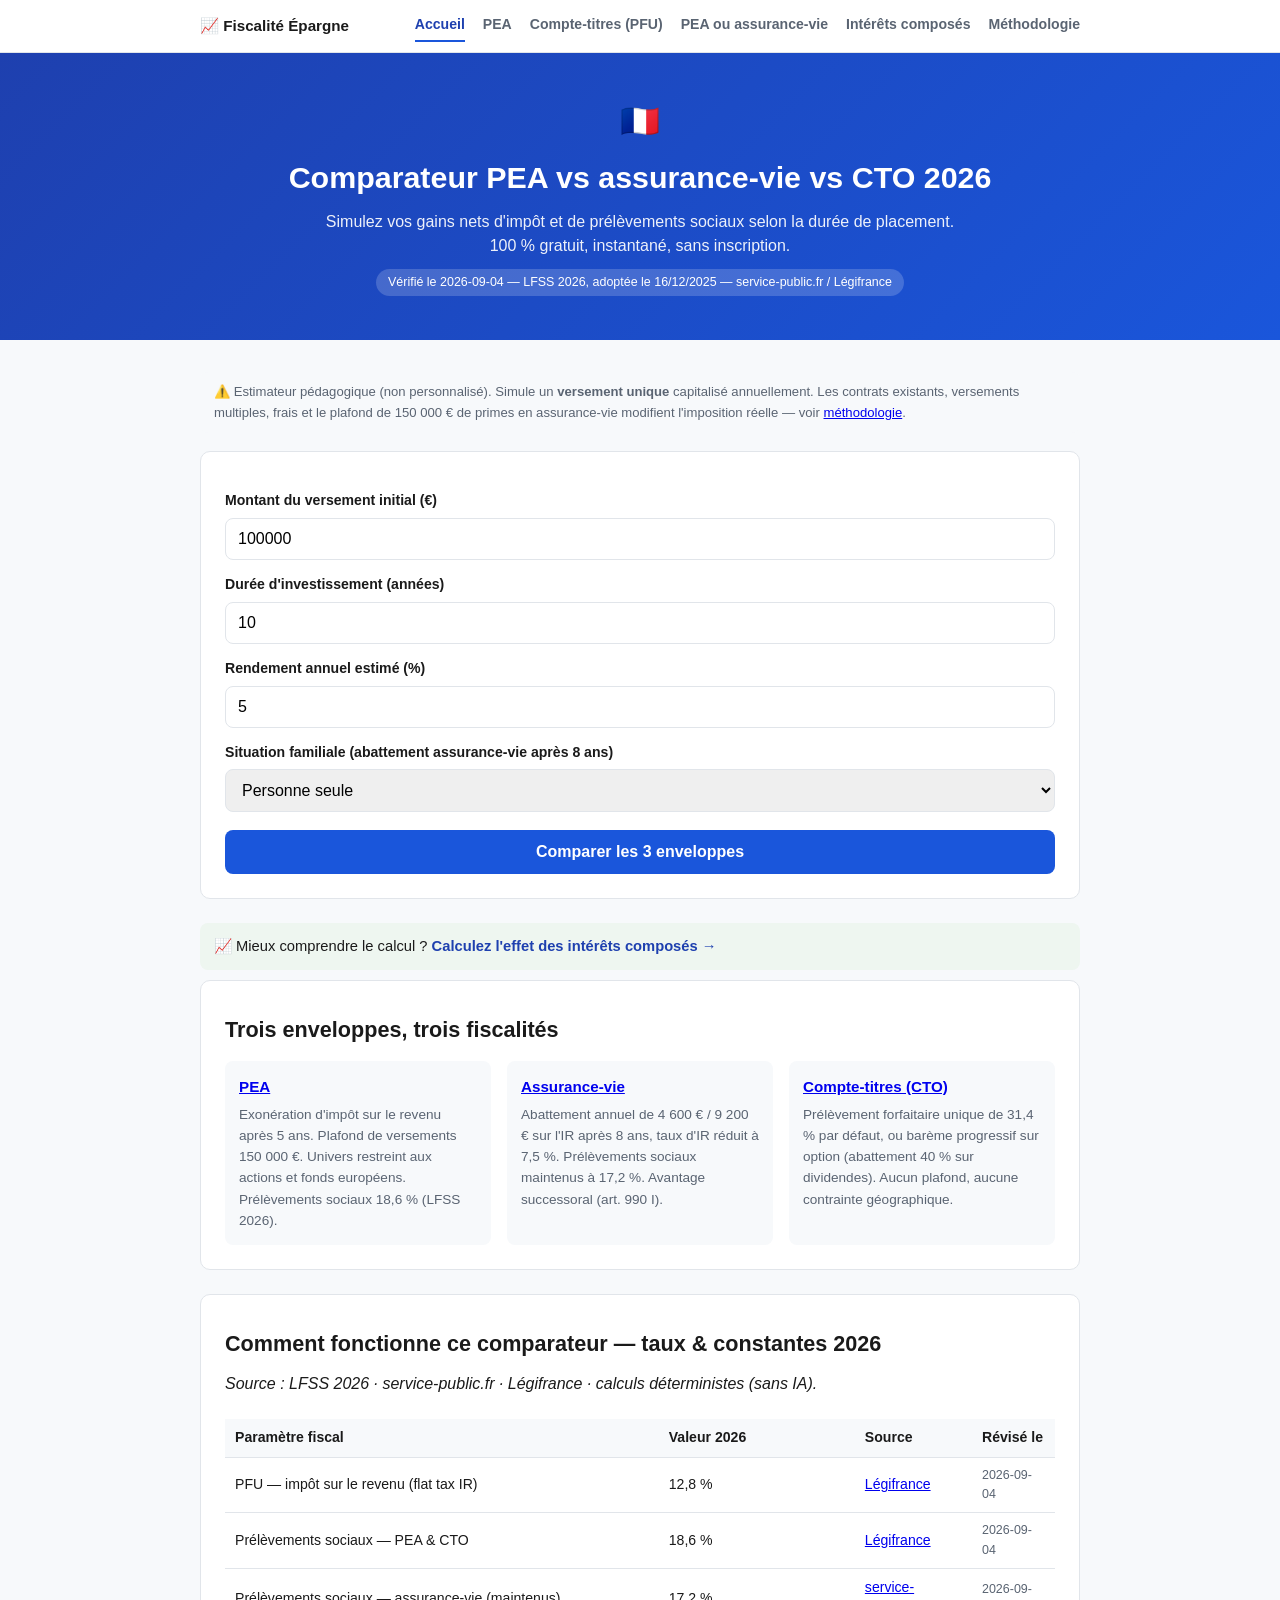
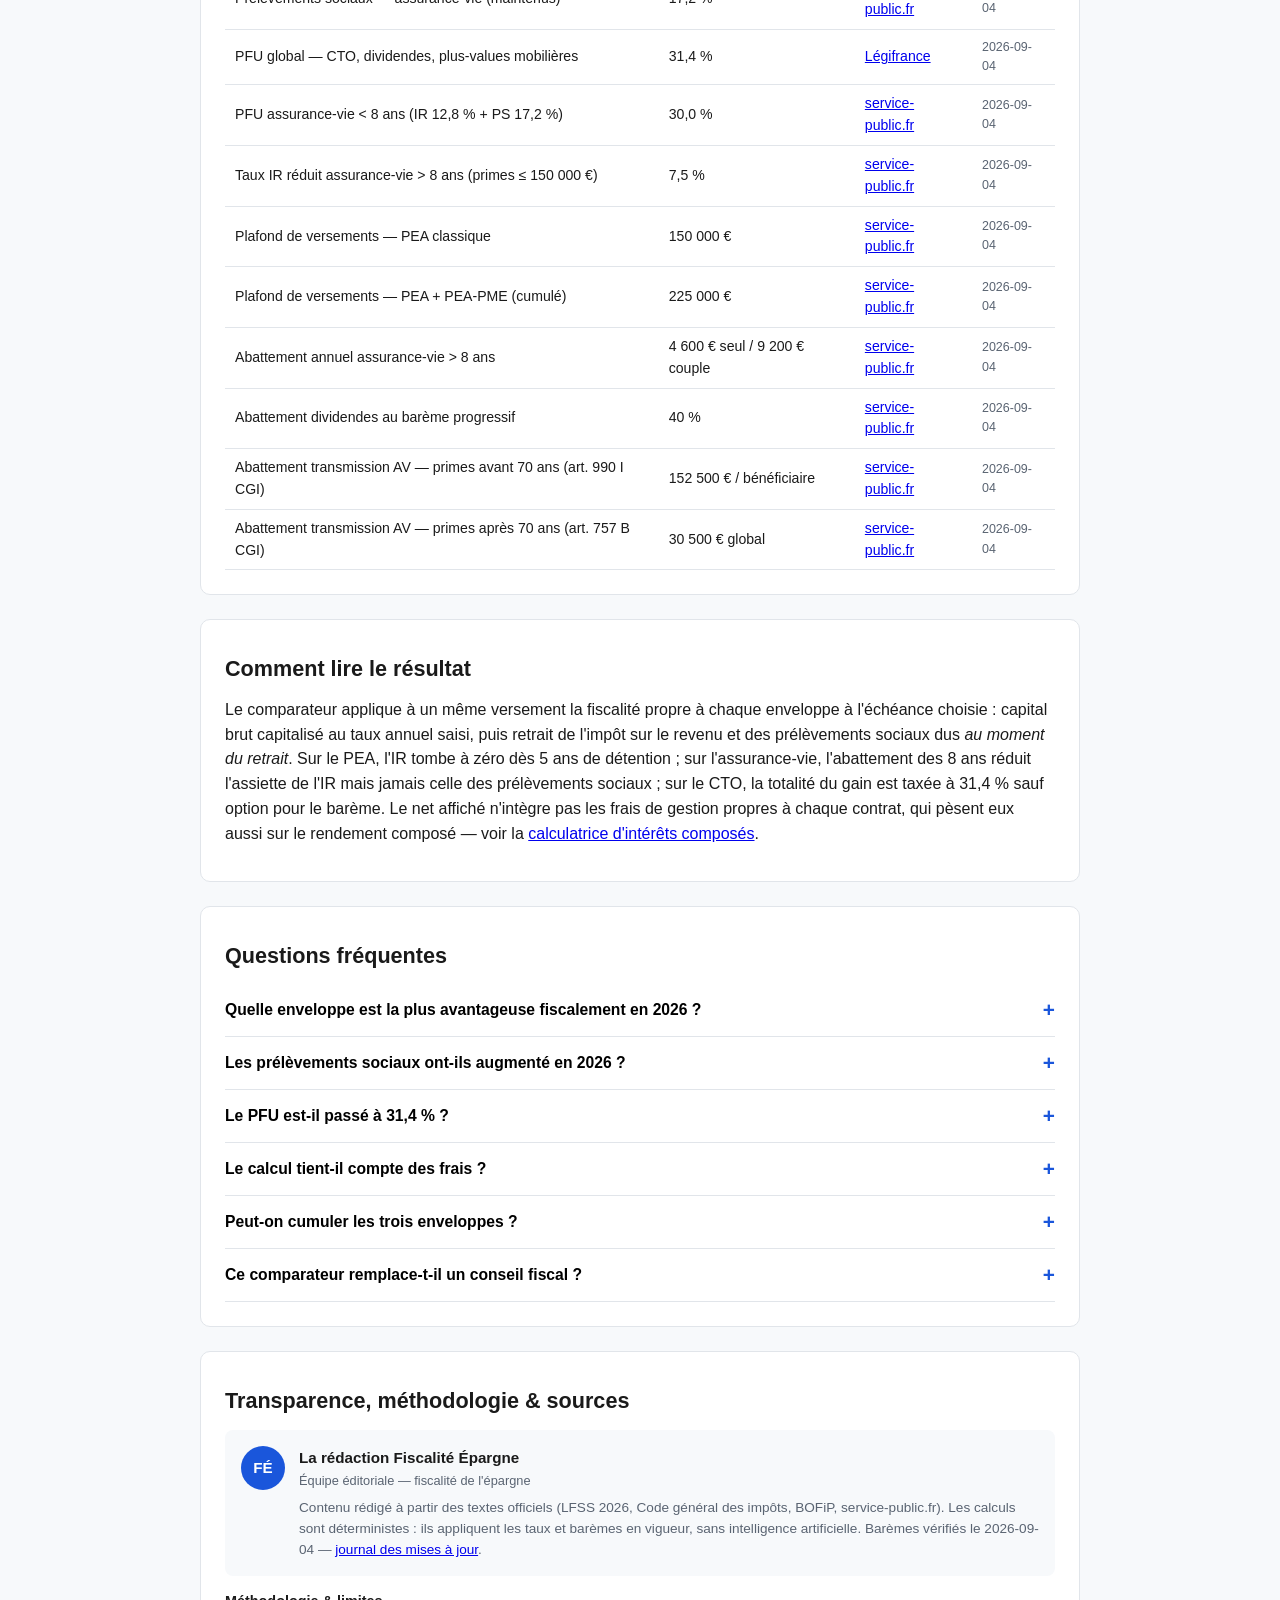
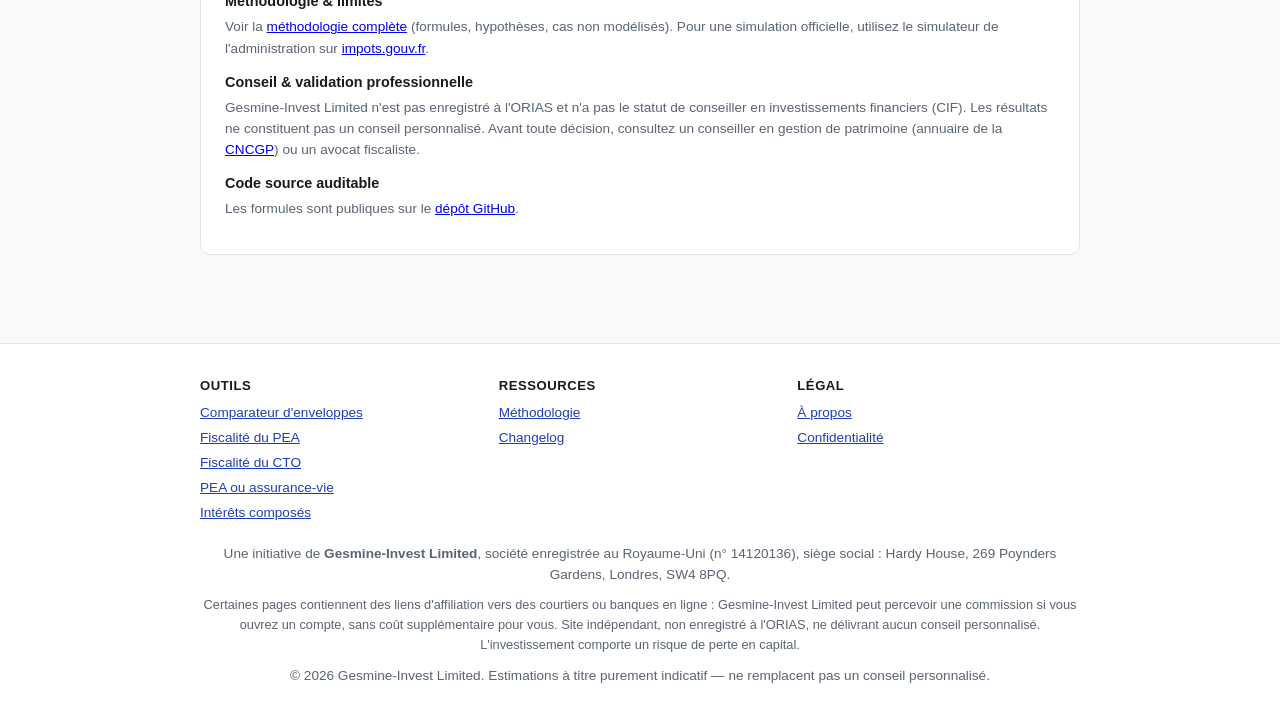
<file: index.html>
<!DOCTYPE html>
<html lang="fr">
<head>
<meta charset="UTF-8">
<meta name="viewport" content="width=device-width, initial-scale=1.0">
<title>Comparateur fiscalité épargne 2026 : PEA vs assurance-vie vs CTO</title>
<meta name="description" content="Comparez la fiscalité du PEA, de l'assurance-vie et du compte-titres ordinaire (CTO) en 2026. Calculez votre gain net après impôt et prélèvements sociaux (LFSS 2026).">
<meta name="google-site-verification" content="caSgQcg_w1P4XoH1sqJFEhnVhn2amES086r0kiv2MaU" />
<link rel="canonical" href="https://fiscaliteepargne.fr/">
<meta property="og:type" content="website">
<meta property="og:title" content="Comparateur fiscalité épargne 2026 : PEA vs assurance-vie vs CTO">
<meta property="og:description" content="Comparez la fiscalité du PEA, de l'assurance-vie et du compte-titres ordinaire (CTO) en 2026. Calculez votre gain net après impôt et prélèvements sociaux (LFSS 2026).">
<meta property="og:url" content="https://fiscaliteepargne.fr/">
<meta property="og:site_name" content="Fiscalité Épargne">
<meta property="og:locale" content="fr_FR">
<meta name="twitter:card" content="summary_large_image">
<meta name="theme-color" content="#1e40af">
<link rel="stylesheet" href="/assets/style.css">
<link rel="icon" href="data:image/svg+xml,<svg xmlns=%22http://www.w3.org/2000/svg%22 viewBox=%220 0 100 100%22><text y=%22.9em%22 font-size=%2290%22>📈</text></svg>">
<script>window.__CONSTS__={"version":"2026-FR-v1","verifie_le":"2026-09-04","source_principale":"LFSS 2026, adoptée le 16/12/2025 — service-public.fr / Légifrance","pfu":{"ir_flat":0.128,"ps_standard":0.186,"ps_assurance_vie":0.172,"global_pea_cto":0.314,"global_av_avant_8_ans":0.3},"pea":{"plafond_versements":150000,"plafond_pea_pme":225000,"plafond_pea_jeune":20000,"duree_exoneration_ir":5,"ps_applicable":"ps_standard","hypothese_calculateur":"PEA ouvert à partir du 01/01/2018 — taux de PS à date, pas de régime de taux historiques","avertissement_pre_2018":"Pour un PEA ouvert avant 2018, un régime de taux historiques par tranche s'applique aux prélèvements sociaux — non modélisé ici, consultez votre établissement gestionnaire."},"assurance_vie":{"abattement_annuel_seul":4600,"abattement_annuel_couple":9200,"seuil_anciennete_ans":8,"seuil_primes_taux_reduit":150000,"taux_avant_8_ans":0.3,"taux_apres_8_ans_sous_seuil":0.075,"taux_apres_8_ans_au_dela_seuil":0.128,"pfl_historique":{"avant_4_ans":0.35,"de_4_a_8_ans":0.15,"apres_8_ans":0.075},"abattement_deces_avant_70_ans":152500,"abattement_deces_apres_70_ans":30500,"date_charniere_versements":"2017-09-27","ps_applicable":"ps_assurance_vie","hypothese_calculateur":"Le calculateur diagnostique simule l'imposition d'un rachat sur un contrat détenu. Le seuil de 150 000 € est apprécié selon une proratisation simplifiée sur le total des primes saisi."},"cto":{"pfu_applicable":"global_pea_cto","abattement_dividendes_bareme":0.4,"csg_deductible_bareme":0.068},"sources":{"lfss_2026":["Légifrance — LFSS 2026","https://www.legifrance.gouv.fr/jorf/id/JORFTEXT000050800000"],"sp_pea":["service-public.fr — Plan d'épargne en actions (PEA)","https://www.service-public.fr/particuliers/vosdroits/F1662"],"sp_av_rachat":["service-public.fr — Assurance-vie : imposition en cas de rachat","https://www.service-public.fr/particuliers/vosdroits/F14204"],"sp_av_deces":["service-public.fr — Assurance-vie : décès de l'assuré","https://www.service-public.fr/particuliers/vosdroits/F15393"],"sp_pfu":["service-public.fr — Prélèvement forfaitaire unique (PFU / flat tax)","https://www.service-public.fr/particuliers/vosdroits/F34913"],"impots_pv_mobilieres":["impots.gouv.fr — Plus-values de cession de valeurs mobilières","https://www.impots.gouv.fr/particulier/les-plus-values-de-cession-de-valeurs-mobilieres-et-de-droits-sociaux"],"bofip_rcm":["BOFiP — Revenus de capitaux mobiliers (BOI-RPPM-RCM)","https://bofip.impots.gouv.fr/bofip/3806-PGP.html"],"lafinancepourtous_pfu":["La finance pour tous — Le prélèvement forfaitaire unique","https://www.lafinancepourtous.com/decryptages/impots/calcul-de-l-impot/le-prelevement-forfaitaire-unique-pfu-ou-flat-tax/"]},"table":[{"label":"PFU — impôt sur le revenu (flat tax IR)","value":"12,8 %","revise_le":"2026-09-04","source":"lfss_2026"},{"label":"Prélèvements sociaux — PEA &amp; CTO","value":"18,6 %","revise_le":"2026-09-04","source":"lfss_2026"},{"label":"Prélèvements sociaux — assurance-vie (maintenus)","value":"17,2 %","revise_le":"2026-09-04","source":"sp_av_rachat"},{"label":"PFU global — CTO, dividendes, plus-values mobilières","value":"31,4 %","revise_le":"2026-09-04","source":"lfss_2026"},{"label":"PFU assurance-vie &lt; 8 ans (IR 12,8 % + PS 17,2 %)","value":"30,0 %","revise_le":"2026-09-04","source":"sp_av_rachat"},{"label":"Taux IR réduit assurance-vie &gt; 8 ans (primes ≤ 150 000 €)","value":"7,5 %","revise_le":"2026-09-04","source":"sp_av_rachat"},{"label":"Plafond de versements — PEA classique","value":"150 000 €","revise_le":"2026-09-04","source":"sp_pea"},{"label":"Plafond de versements — PEA + PEA-PME (cumulé)","value":"225 000 €","revise_le":"2026-09-04","source":"sp_pea"},{"label":"Abattement annuel assurance-vie &gt; 8 ans","value":"4 600 € seul / 9 200 € couple","revise_le":"2026-09-04","source":"sp_av_rachat"},{"label":"Abattement dividendes au barème progressif","value":"40 %","revise_le":"2026-09-04","source":"sp_pfu"},{"label":"Abattement transmission AV — primes avant 70 ans (art. 990 I CGI)","value":"152 500 € / bénéficiaire","revise_le":"2026-09-04","source":"sp_av_deces"},{"label":"Abattement transmission AV — primes après 70 ans (art. 757 B CGI)","value":"30 500 € global","revise_le":"2026-09-04","source":"sp_av_deces"}]};</script>
<script src="/assets/calculators.js" defer></script>
<script type="application/ld+json">
{
  "@context": "https://schema.org",
  "@graph": [
    {
      "@type": "Organization",
      "@id": "https://fiscaliteepargne.fr/#org",
      "name": "Fiscalité Épargne",
      "url": "https://fiscaliteepargne.fr/",
      "legalName": "Gesmine-Invest Limited",
      "identifier": {
        "@type": "PropertyValue",
        "name": "UK Company Number",
        "value": "14120136"
      },
      "address": {
        "@type": "PostalAddress",
        "streetAddress": "Hardy House, 269 Poynders Gardens",
        "addressLocality": "London",
        "postalCode": "SW4 8PQ",
        "addressCountry": "GB"
      },
      "sameAs": [
        "https://github.com/sadiyaqeen92639572-cloud/fiscaliteepargne"
      ]
    },
    {
      "@type": "WebSite",
      "@id": "https://fiscaliteepargne.fr/#website",
      "name": "Fiscalité Épargne",
      "url": "https://fiscaliteepargne.fr/",
      "inLanguage": "fr-FR",
      "publisher": {
        "@id": "https://fiscaliteepargne.fr/#org"
      }
    },
    {
      "@type": "Article",
      "@id": "https://fiscaliteepargne.fr/#page",
      "url": "https://fiscaliteepargne.fr/",
      "name": "Comparateur fiscalité épargne 2026 : PEA vs assurance-vie vs CTO",
      "headline": "Comparateur PEA vs assurance-vie vs CTO 2026",
      "description": "Comparez la fiscalité du PEA, de l'assurance-vie et du compte-titres ordinaire (CTO) en 2026. Calculez votre gain net après impôt et prélèvements sociaux (LFSS 2026).",
      "inLanguage": "fr-FR",
      "isPartOf": {
        "@id": "https://fiscaliteepargne.fr/#website"
      },
      "datePublished": "2026-09-04",
      "dateModified": "2026-09-06",
      "author": {
        "@type": "Organization",
        "name": "La rédaction Fiscalité Épargne",
        "url": "https://fiscaliteepargne.fr/about/"
      },
      "publisher": {
        "@id": "https://fiscaliteepargne.fr/#org"
      }
    },
    {
      "@type": "FAQPage",
      "mainEntity": [
        {
          "@type": "Question",
          "name": "Quelle enveloppe est la plus avantageuse fiscalement en 2026 ?",
          "acceptedAnswer": {
            "@type": "Answer",
            "text": "Pour un placement en actions détenu plus de 5 ans, le PEA est le plus efficace : 0 % d'impôt sur le revenu, seulement 18,6 % de prélèvements sociaux sur le gain. L'assurance-vie devient compétitive après 8 ans grâce à l'abattement de 4 600 € / 9 200 € et au taux d'IR de 7,5 %, avec des prélèvements sociaux plus bas (17,2 %) et un cadre successoral privilégié. Le compte-titres, taxé à 31,4 %, se justifie pour investir hors zone euro ou sur des produits inéligibles au PEA."
          }
        },
        {
          "@type": "Question",
          "name": "Les prélèvements sociaux ont-ils augmenté en 2026 ?",
          "acceptedAnswer": {
            "@type": "Answer",
            "text": "Oui. La loi de financement de la Sécurité sociale pour 2026 relève la CSG sur les revenus du capital de 9,2 % à 10,6 %, portant le taux global des prélèvements sociaux de 17,2 % à 18,6 %. Cette hausse s'applique au PEA, au compte-titres et aux plus-values mobilières. L'assurance-vie, le PEL, le CEL et les revenus fonciers restent au taux de 17,2 %."
          }
        },
        {
          "@type": "Question",
          "name": "Le PFU est-il passé à 31,4 % ?",
          "acceptedAnswer": {
            "@type": "Answer",
            "text": "Oui, mécaniquement : le prélèvement forfaitaire unique combine 12,8 % d'impôt sur le revenu et les prélèvements sociaux. Ces derniers passant à 18,6 %, le PFU global atteint 31,4 % en 2026 (contre 30 % jusqu'en 2025) pour les dividendes, les intérêts et les plus-values de cession de valeurs mobilières. Le PFU spécifique à l'assurance-vie de moins de 8 ans reste à 30 % (12,8 % + 17,2 %)."
          }
        },
        {
          "@type": "Question",
          "name": "Le calcul tient-il compte des frais ?",
          "acceptedAnswer": {
            "@type": "Answer",
            "text": "Non. Le comparateur applique uniquement la fiscalité. Les frais de gestion (souvent 0,5 % à 1 % par an sur une assurance-vie en unités de compte, quasi nuls sur un PEA en titres vifs) réduisent le rendement composé et peuvent inverser le classement sur longue durée. Comparez toujours le couple fiscalité + frais."
          }
        },
        {
          "@type": "Question",
          "name": "Peut-on cumuler les trois enveloppes ?",
          "acceptedAnswer": {
            "@type": "Answer",
            "text": "Oui, et c'est la situation la plus courante : un PEA pour les actions européennes, une assurance-vie pour la poche sécurisée (fonds euros) et la transmission, un compte-titres pour tout le reste. Chaque enveloppe a son plafond et ses règles propres ; il n'existe aucune limite globale de détention."
          }
        },
        {
          "@type": "Question",
          "name": "Ce comparateur remplace-t-il un conseil fiscal ?",
          "acceptedAnswer": {
            "@type": "Answer",
            "text": "Non. Les calculs sont déterministes et pédagogiques. Ils ne prennent pas en compte votre taux marginal d'imposition, vos autres revenus, votre situation patrimoniale ni les cas particuliers (primes avant le 27/09/2017, PEA ouvert avant 2018, non-résidents). Pour une décision, consultez un conseiller en gestion de patrimoine ou un avocat fiscaliste."
          }
        }
      ]
    },
    {
      "@type": "WebApplication",
      "name": "Comparateur PEA vs assurance-vie vs CTO 2026",
      "url": "https://fiscaliteepargne.fr/",
      "applicationCategory": "FinanceApplication",
      "operatingSystem": "Any",
      "offers": {
        "@type": "Offer",
        "price": "0",
        "priceCurrency": "EUR"
      },
      "areaServed": "FR",
      "publisher": {
        "@id": "https://fiscaliteepargne.fr/#org"
      }
    }
  ]
}
</script>
</head>
<body>
<nav class="site-nav" aria-label="Navigation principale">
  <div class="container">
    <a href="/" class="nav-brand">📈 Fiscalité Épargne</a>
    <details><summary>Menu ▾</summary></details>
    <div class="nav-links">
      <a href="/" aria-current="page">Accueil</a>
      <a href="/pea/">PEA</a>
      <a href="/compte-titres-fiscalite/">Compte-titres (PFU)</a>
      <a href="/pea-ou-assurance-vie/">PEA ou assurance-vie</a>
      <a href="/interet-compose/">Intérêts composés</a>
      <a href="/methodologie/">Méthodologie</a>
    </div>
  </div>
</nav>
<header>
  <div class="container">
    <span class="flag">🇫🇷</span>
    <h1>Comparateur PEA vs assurance-vie vs CTO 2026</h1>
    <p>Simulez vos gains nets d'impôt et de prélèvements sociaux selon la durée de placement. 100 % gratuit, instantané, sans inscription.</p>
    <span class="badge" id="date-badge">Source : LFSS 2026</span>
  </div>
</header>

<main class="container">
  
  <div class="disclaimer-banner">⚠️ Estimateur pédagogique (non personnalisé). Simule un <strong>versement unique</strong> capitalisé annuellement. Les contrats existants, versements multiples, frais et le plafond de 150 000 € de primes en assurance-vie modifient l'imposition réelle — voir <a href='/methodologie/'>méthodologie</a>.</div>

  <div class="card">
    <label for="montant">Montant du versement initial (€)</label>
    <input type="number" id="montant" value="100000" min="0">
    <label for="duree">Durée d'investissement (années)</label>
    <input type="number" id="duree" value="10" min="1">
    <label for="rendement">Rendement annuel estimé (%)</label>
    <input type="number" id="rendement" value="5" min="0" step="0.1">
    <label for="situation">Situation familiale (abattement assurance-vie après 8 ans)</label>
    <select id="situation"><option value="seul">Personne seule</option><option value="couple">Couple marié/pacsé (imposition commune)</option></select>
    <button class="calc-btn" onclick="runCompare3()">Comparer les 3 enveloppes</button>
    <div class="result" id="comparison-result"><div class="result-grid three-cols" id="comparison-grid"></div></div>
  </div>
  <div class="cross-link">📈 Mieux comprendre le calcul ? <a href="/interet-compose/">Calculez l'effet des intérêts composés →</a></div>

  <div class='eeat-section'><h2>Trois enveloppes, trois fiscalités</h2><div class='eeat-grid'><div class='eeat-item'><h4><a href='/pea/'>PEA</a></h4><p>Exonération d'impôt sur le revenu après 5 ans. Plafond de versements 150 000 €. Univers restreint aux actions et fonds européens. Prélèvements sociaux 18,6 % (LFSS 2026).</p></div><div class='eeat-item'><h4><a href='/assurance-vie-fiscalite/'>Assurance-vie</a></h4><p>Abattement annuel de 4 600 € / 9 200 € sur l'IR après 8 ans, taux d'IR réduit à 7,5 %. Prélèvements sociaux maintenus à 17,2 %. Avantage successoral (art. 990 I).</p></div><div class='eeat-item'><h4><a href='/compte-titres-fiscalite/'>Compte-titres (CTO)</a></h4><p>Prélèvement forfaitaire unique de 31,4 % par défaut, ou barème progressif sur option (abattement 40 % sur dividendes). Aucun plafond, aucune contrainte géographique.</p></div></div></div>

  <div class="eeat-section"><h2>Comment fonctionne ce comparateur — taux &amp; constantes 2026</h2><p><em>Source : LFSS 2026 · service-public.fr · Légifrance · calculs déterministes (sans IA).</em></p><div class="overflow-wrap">
    <table class="const-table">
      <thead><tr><th>Paramètre fiscal</th><th>Valeur 2026</th><th>Source</th><th>Révisé le</th></tr></thead>
      <tbody>
        <tr><td>PFU — impôt sur le revenu (flat tax IR)</td><td>12,8 %</td><td><a href="https://www.legifrance.gouv.fr/jorf/id/JORFTEXT000050800000" rel="noopener nofollow" target="_blank">Légifrance</a></td><td class="rate-note">2026-09-04</td></tr>
        <tr><td>Prélèvements sociaux — PEA &amp; CTO</td><td>18,6 %</td><td><a href="https://www.legifrance.gouv.fr/jorf/id/JORFTEXT000050800000" rel="noopener nofollow" target="_blank">Légifrance</a></td><td class="rate-note">2026-09-04</td></tr>
        <tr><td>Prélèvements sociaux — assurance-vie (maintenus)</td><td>17,2 %</td><td><a href="https://www.service-public.fr/particuliers/vosdroits/F14204" rel="noopener nofollow" target="_blank">service-public.fr</a></td><td class="rate-note">2026-09-04</td></tr>
        <tr><td>PFU global — CTO, dividendes, plus-values mobilières</td><td>31,4 %</td><td><a href="https://www.legifrance.gouv.fr/jorf/id/JORFTEXT000050800000" rel="noopener nofollow" target="_blank">Légifrance</a></td><td class="rate-note">2026-09-04</td></tr>
        <tr><td>PFU assurance-vie &lt; 8 ans (IR 12,8 % + PS 17,2 %)</td><td>30,0 %</td><td><a href="https://www.service-public.fr/particuliers/vosdroits/F14204" rel="noopener nofollow" target="_blank">service-public.fr</a></td><td class="rate-note">2026-09-04</td></tr>
        <tr><td>Taux IR réduit assurance-vie &gt; 8 ans (primes ≤ 150 000 €)</td><td>7,5 %</td><td><a href="https://www.service-public.fr/particuliers/vosdroits/F14204" rel="noopener nofollow" target="_blank">service-public.fr</a></td><td class="rate-note">2026-09-04</td></tr>
        <tr><td>Plafond de versements — PEA classique</td><td>150 000 €</td><td><a href="https://www.service-public.fr/particuliers/vosdroits/F1662" rel="noopener nofollow" target="_blank">service-public.fr</a></td><td class="rate-note">2026-09-04</td></tr>
        <tr><td>Plafond de versements — PEA + PEA-PME (cumulé)</td><td>225 000 €</td><td><a href="https://www.service-public.fr/particuliers/vosdroits/F1662" rel="noopener nofollow" target="_blank">service-public.fr</a></td><td class="rate-note">2026-09-04</td></tr>
        <tr><td>Abattement annuel assurance-vie &gt; 8 ans</td><td>4 600 € seul / 9 200 € couple</td><td><a href="https://www.service-public.fr/particuliers/vosdroits/F14204" rel="noopener nofollow" target="_blank">service-public.fr</a></td><td class="rate-note">2026-09-04</td></tr>
        <tr><td>Abattement dividendes au barème progressif</td><td>40 %</td><td><a href="https://www.service-public.fr/particuliers/vosdroits/F34913" rel="noopener nofollow" target="_blank">service-public.fr</a></td><td class="rate-note">2026-09-04</td></tr>
        <tr><td>Abattement transmission AV — primes avant 70 ans (art. 990 I CGI)</td><td>152 500 € / bénéficiaire</td><td><a href="https://www.service-public.fr/particuliers/vosdroits/F15393" rel="noopener nofollow" target="_blank">service-public.fr</a></td><td class="rate-note">2026-09-04</td></tr>
        <tr><td>Abattement transmission AV — primes après 70 ans (art. 757 B CGI)</td><td>30 500 € global</td><td><a href="https://www.service-public.fr/particuliers/vosdroits/F15393" rel="noopener nofollow" target="_blank">service-public.fr</a></td><td class="rate-note">2026-09-04</td></tr>
      </tbody>
    </table>
    </div></div>

  <div class='eeat-section'><h2>Comment lire le résultat</h2><p>Le comparateur applique à un même versement la fiscalité propre à chaque enveloppe à l'échéance choisie : capital brut capitalisé au taux annuel saisi, puis retrait de l'impôt sur le revenu et des prélèvements sociaux dus <em>au moment du retrait</em>. Sur le PEA, l'IR tombe à zéro dès 5 ans de détention ; sur l'assurance-vie, l'abattement des 8 ans réduit l'assiette de l'IR mais jamais celle des prélèvements sociaux ; sur le CTO, la totalité du gain est taxée à 31,4 % sauf option pour le barème. Le net affiché n'intègre pas les frais de gestion propres à chaque contrat, qui pèsent eux aussi sur le rendement composé — voir la <a href='/interet-compose/'>calculatrice d'intérêts composés</a>.</p></div>

  <div class="eeat-section">
  <h2>Questions fréquentes</h2>
  <div class="faq-item">
    <button class="faq-q" onclick="toggleFaq(this)">Quelle enveloppe est la plus avantageuse fiscalement en 2026 ?</button>
    <div class="faq-a"><p>Pour un placement en actions détenu plus de 5 ans, le PEA est le plus efficace : 0 % d'impôt sur le revenu, seulement 18,6 % de prélèvements sociaux sur le gain. L'assurance-vie devient compétitive après 8 ans grâce à l'abattement de 4 600 € / 9 200 € et au taux d'IR de 7,5 %, avec des prélèvements sociaux plus bas (17,2 %) et un cadre successoral privilégié. Le compte-titres, taxé à 31,4 %, se justifie pour investir hors zone euro ou sur des produits inéligibles au PEA.</p></div>
  </div>
  <div class="faq-item">
    <button class="faq-q" onclick="toggleFaq(this)">Les prélèvements sociaux ont-ils augmenté en 2026 ?</button>
    <div class="faq-a"><p>Oui. La loi de financement de la Sécurité sociale pour 2026 relève la CSG sur les revenus du capital de 9,2 % à 10,6 %, portant le taux global des prélèvements sociaux de 17,2 % à 18,6 %. Cette hausse s'applique au PEA, au compte-titres et aux plus-values mobilières. L'assurance-vie, le PEL, le CEL et les revenus fonciers restent au taux de 17,2 %.</p></div>
  </div>
  <div class="faq-item">
    <button class="faq-q" onclick="toggleFaq(this)">Le PFU est-il passé à 31,4 % ?</button>
    <div class="faq-a"><p>Oui, mécaniquement : le prélèvement forfaitaire unique combine 12,8 % d'impôt sur le revenu et les prélèvements sociaux. Ces derniers passant à 18,6 %, le PFU global atteint 31,4 % en 2026 (contre 30 % jusqu'en 2025) pour les dividendes, les intérêts et les plus-values de cession de valeurs mobilières. Le PFU spécifique à l'assurance-vie de moins de 8 ans reste à 30 % (12,8 % + 17,2 %).</p></div>
  </div>
  <div class="faq-item">
    <button class="faq-q" onclick="toggleFaq(this)">Le calcul tient-il compte des frais ?</button>
    <div class="faq-a"><p>Non. Le comparateur applique uniquement la fiscalité. Les frais de gestion (souvent 0,5 % à 1 % par an sur une assurance-vie en unités de compte, quasi nuls sur un PEA en titres vifs) réduisent le rendement composé et peuvent inverser le classement sur longue durée. Comparez toujours le couple fiscalité + frais.</p></div>
  </div>
  <div class="faq-item">
    <button class="faq-q" onclick="toggleFaq(this)">Peut-on cumuler les trois enveloppes ?</button>
    <div class="faq-a"><p>Oui, et c'est la situation la plus courante : un PEA pour les actions européennes, une assurance-vie pour la poche sécurisée (fonds euros) et la transmission, un compte-titres pour tout le reste. Chaque enveloppe a son plafond et ses règles propres ; il n'existe aucune limite globale de détention.</p></div>
  </div>
  <div class="faq-item">
    <button class="faq-q" onclick="toggleFaq(this)">Ce comparateur remplace-t-il un conseil fiscal ?</button>
    <div class="faq-a"><p>Non. Les calculs sont déterministes et pédagogiques. Ils ne prennent pas en compte votre taux marginal d'imposition, vos autres revenus, votre situation patrimoniale ni les cas particuliers (primes avant le 27/09/2017, PEA ouvert avant 2018, non-résidents). Pour une décision, consultez un conseiller en gestion de patrimoine ou un avocat fiscaliste.</p></div>
  </div>
</div>

  <div class="eeat-section">
  <h2>Transparence, méthodologie &amp; sources</h2>
  <div class="eeat-author">
    <div class="avatar">FÉ</div>
    <div>
      <h4>La rédaction Fiscalité Épargne</h4>
      <div class="role">Équipe éditoriale — fiscalité de l'épargne</div>
      <p>Contenu rédigé à partir des textes officiels (LFSS 2026, Code général des impôts, BOFiP, service-public.fr). Les calculs sont déterministes : ils appliquent les taux et barèmes en vigueur, sans intelligence artificielle. Barèmes vérifiés le 2026-09-04 — <a href="/changelog/">journal des mises à jour</a>.</p>
      
    </div>
  </div>
  <div class="eeat-compliance">
    <h4>Méthodologie &amp; limites</h4>
    <p>Voir la <a href="/methodologie/">méthodologie complète</a> (formules, hypothèses, cas non modélisés). Pour une simulation officielle, utilisez le simulateur de l'administration sur <a href="https://www.impots.gouv.fr/" rel="noopener nofollow" target="_blank">impots.gouv.fr</a>.</p>
    <h4>Conseil &amp; validation professionnelle</h4>
    <p>Gesmine-Invest Limited n'est pas enregistré à l'ORIAS et n'a pas le statut de conseiller en investissements financiers (CIF). Les résultats ne constituent pas un conseil personnalisé. Avant toute décision, consultez un conseiller en gestion de patrimoine (annuaire de la <a href="https://www.cncgp.fr/trouver-un-conseiller/" rel="noopener nofollow" target="_blank">CNCGP</a>) ou un avocat fiscaliste.</p>
    <h4>Code source auditable</h4>
    <p>Les formules sont publiques sur le <a href="https://github.com/sadiyaqeen92639572-cloud/fiscaliteepargne" rel="noopener nofollow" target="_blank">dépôt GitHub</a>.</p>
    
  </div>
</div>

  
</main>

<footer>
  <div class="container">
    <div class="footer-cols"><div><strong>Outils</strong><ul><li><a href="/">Comparateur d'enveloppes</a></li><li><a href="/pea/">Fiscalité du PEA</a></li><li><a href="/compte-titres-fiscalite/">Fiscalité du CTO</a></li><li><a href="/pea-ou-assurance-vie/">PEA ou assurance-vie</a></li><li><a href="/interet-compose/">Intérêts composés</a></li></ul></div><div><strong>Ressources</strong><ul><li><a href="/methodologie/">Méthodologie</a></li><li><a href="/changelog/">Changelog</a></li></ul></div><div><strong>Légal</strong><ul><li><a href="/about/">À propos</a></li><li><a href="/privacy/">Confidentialité</a></li></ul></div></div>
    <p style="margin-top:16px;">Une initiative de <strong>Gesmine-Invest Limited</strong>, société enregistrée au Royaume-Uni (n° 14120136), siège social : Hardy House, 269 Poynders Gardens, Londres, SW4 8PQ.</p>
    <p style="margin-top:8px;font-size:.8rem;">Certaines pages contiennent des liens d'affiliation vers des courtiers ou banques en ligne : Gesmine-Invest Limited peut percevoir une commission si vous ouvrez un compte, sans coût supplémentaire pour vous. Site indépendant, non enregistré à l'ORIAS, ne délivrant aucun conseil personnalisé. L'investissement comporte un risque de perte en capital.</p>
    <p style="margin-top:8px;">© 2026 Gesmine-Invest Limited. Estimations à titre purement indicatif — ne remplacent pas un conseil personnalisé.</p>
  </div>
</footer>
<script>
function toggleFaq(b){b.classList.toggle('open');b.nextElementSibling.classList.toggle('open');}
</script>
<script>
async function runCompare3(){
  const m=parseFloat(montant.value)||0,d=parseFloat(duree.value)||0,r=(parseFloat(rendement.value)||0)/100,s=situation.value;
  const [pea,av,cto]=await Promise.all([calculPEA(m,d,r),calculAssuranceVie(m,d,r,s),calculCTO(m,d,r)]);
  const card=(t,o,href,lbl,col)=>`<div class="stat" style="border-top:4px solid ${col}"><h3 style="margin-top:0">${t}</h3><div class="amount" style="font-size:1.5rem;font-weight:800;color:var(--brand-dark)">${fmtEUR(o.net)}</div><div class="lbl">Net après impôts</div><hr style="margin:10px 0;border:none;border-top:1px solid var(--border)"><div>Gain brut : <strong>${fmtEUR(o.gains)}</strong></div><div>Impôt sur le revenu : <strong>${fmtEUR(o.ir)}</strong></div><div>Prélèvements sociaux : <strong>${fmtEUR(o.ps)}</strong></div><a href="${href}" style="display:block;margin-top:10px;font-size:.9rem;color:var(--brand);text-decoration:none;font-weight:bold">${lbl} →</a></div>`;
  document.getElementById('comparison-grid').innerHTML=card('PEA',pea,'/pea/','Voir le détail PEA','var(--brand)')+card('Assurance-Vie',av,'/assurance-vie-fiscalite/','Voir la fiscalité assurance-vie','var(--gold)')+card('CTO',cto,'/compte-titres-fiscalite/','Voir le détail CTO','var(--muted)');
  document.getElementById('comparison-result').classList.add('show');
}
</script>
<script>window.addEventListener('DOMContentLoaded',function(){document.getElementById('date-badge').textContent='Vérifié le '+window.__CONSTS__.verifie_le+' — '+window.__CONSTS__.source_principale;});</script>
</body>
</html>
</file>
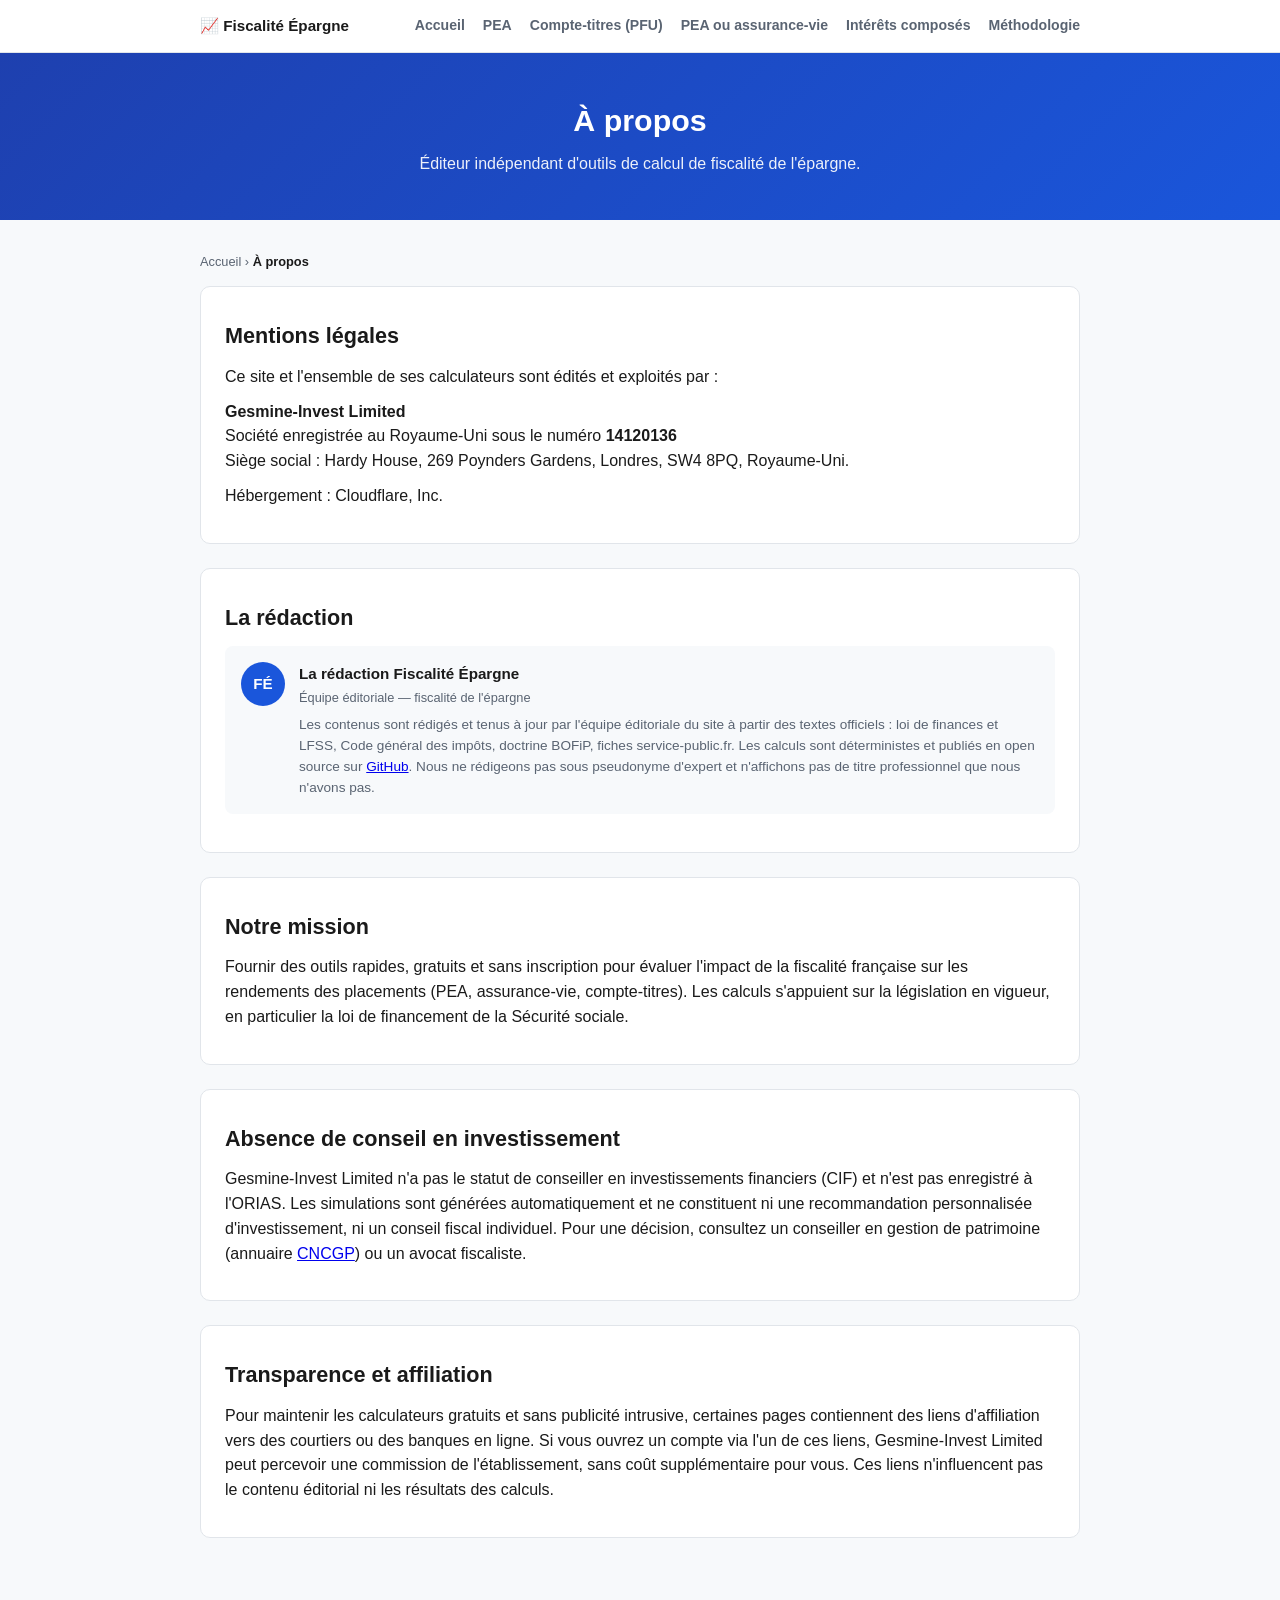
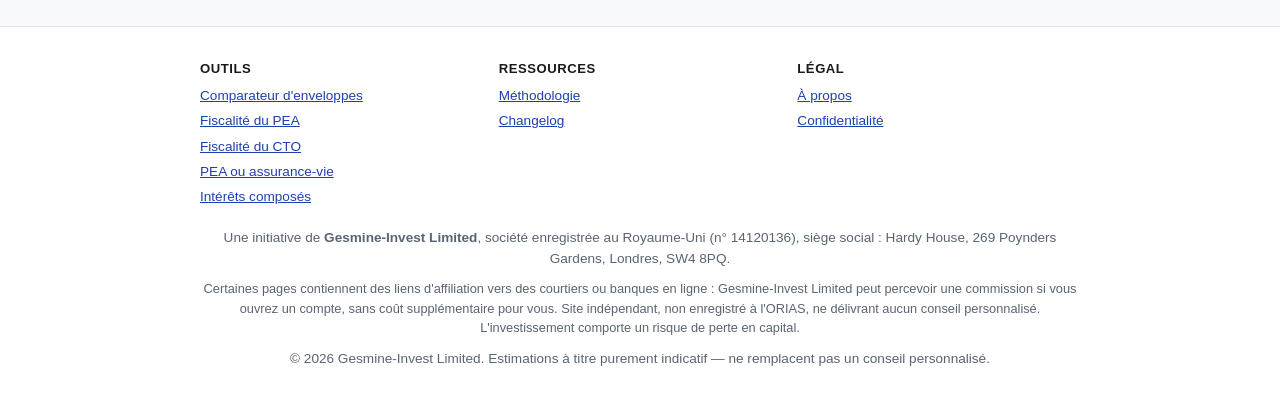
<file: about/index.html>
<!DOCTYPE html>
<html lang="fr">
<head>
<meta charset="UTF-8">
<meta name="viewport" content="width=device-width, initial-scale=1.0">
<title>À propos — éditeur du site (Gesmine-Invest Limited)</title>
<meta name="description" content="Informations légales sur l'éditeur du site, sa mission, l'absence de statut de conseil en investissement et la politique d'affiliation.">
<link rel="canonical" href="https://fiscaliteepargne.fr/about/">
<meta property="og:type" content="article">
<meta property="og:title" content="À propos — éditeur du site (Gesmine-Invest Limited)">
<meta property="og:description" content="Informations légales sur l'éditeur du site, sa mission, l'absence de statut de conseil en investissement et la politique d'affiliation.">
<meta property="og:url" content="https://fiscaliteepargne.fr/about/">
<meta property="og:site_name" content="Fiscalité Épargne">
<meta property="og:locale" content="fr_FR">
<meta name="twitter:card" content="summary_large_image">
<meta name="theme-color" content="#1e40af">
<link rel="stylesheet" href="/assets/style.css">
<link rel="icon" href="data:image/svg+xml,<svg xmlns=%22http://www.w3.org/2000/svg%22 viewBox=%220 0 100 100%22><text y=%22.9em%22 font-size=%2290%22>📈</text></svg>">
<script>window.__CONSTS__={"version":"2026-FR-v1","verifie_le":"2026-09-04","source_principale":"LFSS 2026, adoptée le 16/12/2025 — service-public.fr / Légifrance","pfu":{"ir_flat":0.128,"ps_standard":0.186,"ps_assurance_vie":0.172,"global_pea_cto":0.314,"global_av_avant_8_ans":0.3},"pea":{"plafond_versements":150000,"plafond_pea_pme":225000,"plafond_pea_jeune":20000,"duree_exoneration_ir":5,"ps_applicable":"ps_standard","hypothese_calculateur":"PEA ouvert à partir du 01/01/2018 — taux de PS à date, pas de régime de taux historiques","avertissement_pre_2018":"Pour un PEA ouvert avant 2018, un régime de taux historiques par tranche s'applique aux prélèvements sociaux — non modélisé ici, consultez votre établissement gestionnaire."},"assurance_vie":{"abattement_annuel_seul":4600,"abattement_annuel_couple":9200,"seuil_anciennete_ans":8,"seuil_primes_taux_reduit":150000,"taux_avant_8_ans":0.3,"taux_apres_8_ans_sous_seuil":0.075,"taux_apres_8_ans_au_dela_seuil":0.128,"pfl_historique":{"avant_4_ans":0.35,"de_4_a_8_ans":0.15,"apres_8_ans":0.075},"abattement_deces_avant_70_ans":152500,"abattement_deces_apres_70_ans":30500,"date_charniere_versements":"2017-09-27","ps_applicable":"ps_assurance_vie","hypothese_calculateur":"Le calculateur diagnostique simule l'imposition d'un rachat sur un contrat détenu. Le seuil de 150 000 € est apprécié selon une proratisation simplifiée sur le total des primes saisi."},"cto":{"pfu_applicable":"global_pea_cto","abattement_dividendes_bareme":0.4,"csg_deductible_bareme":0.068},"sources":{"lfss_2026":["Légifrance — LFSS 2026","https://www.legifrance.gouv.fr/jorf/id/JORFTEXT000050800000"],"sp_pea":["service-public.fr — Plan d'épargne en actions (PEA)","https://www.service-public.fr/particuliers/vosdroits/F1662"],"sp_av_rachat":["service-public.fr — Assurance-vie : imposition en cas de rachat","https://www.service-public.fr/particuliers/vosdroits/F14204"],"sp_av_deces":["service-public.fr — Assurance-vie : décès de l'assuré","https://www.service-public.fr/particuliers/vosdroits/F15393"],"sp_pfu":["service-public.fr — Prélèvement forfaitaire unique (PFU / flat tax)","https://www.service-public.fr/particuliers/vosdroits/F34913"],"impots_pv_mobilieres":["impots.gouv.fr — Plus-values de cession de valeurs mobilières","https://www.impots.gouv.fr/particulier/les-plus-values-de-cession-de-valeurs-mobilieres-et-de-droits-sociaux"],"bofip_rcm":["BOFiP — Revenus de capitaux mobiliers (BOI-RPPM-RCM)","https://bofip.impots.gouv.fr/bofip/3806-PGP.html"],"lafinancepourtous_pfu":["La finance pour tous — Le prélèvement forfaitaire unique","https://www.lafinancepourtous.com/decryptages/impots/calcul-de-l-impot/le-prelevement-forfaitaire-unique-pfu-ou-flat-tax/"]},"table":[{"label":"PFU — impôt sur le revenu (flat tax IR)","value":"12,8 %","revise_le":"2026-09-04","source":"lfss_2026"},{"label":"Prélèvements sociaux — PEA &amp; CTO","value":"18,6 %","revise_le":"2026-09-04","source":"lfss_2026"},{"label":"Prélèvements sociaux — assurance-vie (maintenus)","value":"17,2 %","revise_le":"2026-09-04","source":"sp_av_rachat"},{"label":"PFU global — CTO, dividendes, plus-values mobilières","value":"31,4 %","revise_le":"2026-09-04","source":"lfss_2026"},{"label":"PFU assurance-vie &lt; 8 ans (IR 12,8 % + PS 17,2 %)","value":"30,0 %","revise_le":"2026-09-04","source":"sp_av_rachat"},{"label":"Taux IR réduit assurance-vie &gt; 8 ans (primes ≤ 150 000 €)","value":"7,5 %","revise_le":"2026-09-04","source":"sp_av_rachat"},{"label":"Plafond de versements — PEA classique","value":"150 000 €","revise_le":"2026-09-04","source":"sp_pea"},{"label":"Plafond de versements — PEA + PEA-PME (cumulé)","value":"225 000 €","revise_le":"2026-09-04","source":"sp_pea"},{"label":"Abattement annuel assurance-vie &gt; 8 ans","value":"4 600 € seul / 9 200 € couple","revise_le":"2026-09-04","source":"sp_av_rachat"},{"label":"Abattement dividendes au barème progressif","value":"40 %","revise_le":"2026-09-04","source":"sp_pfu"},{"label":"Abattement transmission AV — primes avant 70 ans (art. 990 I CGI)","value":"152 500 € / bénéficiaire","revise_le":"2026-09-04","source":"sp_av_deces"},{"label":"Abattement transmission AV — primes après 70 ans (art. 757 B CGI)","value":"30 500 € global","revise_le":"2026-09-04","source":"sp_av_deces"}]};</script>
<script type="application/ld+json">
{
  "@context": "https://schema.org",
  "@graph": [
    {
      "@type": "Organization",
      "@id": "https://fiscaliteepargne.fr/#org",
      "name": "Fiscalité Épargne",
      "url": "https://fiscaliteepargne.fr/",
      "legalName": "Gesmine-Invest Limited",
      "identifier": {
        "@type": "PropertyValue",
        "name": "UK Company Number",
        "value": "14120136"
      },
      "address": {
        "@type": "PostalAddress",
        "streetAddress": "Hardy House, 269 Poynders Gardens",
        "addressLocality": "London",
        "postalCode": "SW4 8PQ",
        "addressCountry": "GB"
      },
      "sameAs": [
        "https://github.com/sadiyaqeen92639572-cloud/fiscaliteepargne"
      ]
    },
    {
      "@type": "WebSite",
      "@id": "https://fiscaliteepargne.fr/#website",
      "name": "Fiscalité Épargne",
      "url": "https://fiscaliteepargne.fr/",
      "inLanguage": "fr-FR",
      "publisher": {
        "@id": "https://fiscaliteepargne.fr/#org"
      }
    },
    {
      "@type": "WebPage",
      "@id": "https://fiscaliteepargne.fr/about/#page",
      "url": "https://fiscaliteepargne.fr/about/",
      "name": "À propos — éditeur du site (Gesmine-Invest Limited)",
      "headline": "À propos",
      "description": "Informations légales sur l'éditeur du site, sa mission, l'absence de statut de conseil en investissement et la politique d'affiliation.",
      "inLanguage": "fr-FR",
      "isPartOf": {
        "@id": "https://fiscaliteepargne.fr/#website"
      },
      "datePublished": "2026-09-04",
      "dateModified": "2026-09-07"
    },
    {
      "@type": "BreadcrumbList",
      "itemListElement": [
        {
          "@type": "ListItem",
          "position": 1,
          "name": "Accueil",
          "item": "https://fiscaliteepargne.fr/"
        },
        {
          "@type": "ListItem",
          "position": 2,
          "name": "À propos",
          "item": "https://fiscaliteepargne.fr/about/"
        }
      ]
    }
  ]
}
</script>
</head>
<body>
<nav class="site-nav" aria-label="Navigation principale">
  <div class="container">
    <a href="/" class="nav-brand">📈 Fiscalité Épargne</a>
    <details><summary>Menu ▾</summary></details>
    <div class="nav-links">
      <a href="/">Accueil</a>
      <a href="/pea/">PEA</a>
      <a href="/compte-titres-fiscalite/">Compte-titres (PFU)</a>
      <a href="/pea-ou-assurance-vie/">PEA ou assurance-vie</a>
      <a href="/interet-compose/">Intérêts composés</a>
      <a href="/methodologie/">Méthodologie</a>
    </div>
  </div>
</nav>
<header>
  <div class="container">
    
    <h1>À propos</h1>
    <p>Éditeur indépendant d'outils de calcul de fiscalité de l'épargne.</p>
    
  </div>
</header>

<main class="container">
  <nav class="breadcrumb" aria-label="Fil d'Ariane"><a href="/">Accueil</a> &rsaquo; <span>À propos</span></nav>
  <div class='card'><h2>Mentions légales</h2><p>Ce site et l'ensemble de ses calculateurs sont édités et exploités par :</p><p><strong>Gesmine-Invest Limited</strong><br>Société enregistrée au Royaume-Uni sous le numéro <strong>14120136</strong><br>Siège social : Hardy House, 269 Poynders Gardens, Londres, SW4 8PQ, Royaume-Uni.</p><p>Hébergement : Cloudflare, Inc.</p></div>

  <div class='card' id='author'><h2>La rédaction</h2><div class='eeat-author'><div class='avatar'>FÉ</div><div><h4>La rédaction Fiscalité Épargne</h4><div class='role'>Équipe éditoriale — fiscalité de l'épargne</div><p>Les contenus sont rédigés et tenus à jour par l'équipe éditoriale du site à partir des textes officiels : loi de finances et LFSS, Code général des impôts, doctrine BOFiP, fiches service-public.fr. Les calculs sont déterministes et publiés en open source sur <a href='https://github.com/sadiyaqeen92639572-cloud/fiscaliteepargne' rel='noopener nofollow' target='_blank'>GitHub</a>. Nous ne rédigeons pas sous pseudonyme d'expert et n'affichons pas de titre professionnel que nous n'avons pas.</p></div></div></div>

  <div class='card'><h2>Notre mission</h2><p>Fournir des outils rapides, gratuits et sans inscription pour évaluer l'impact de la fiscalité française sur les rendements des placements (PEA, assurance-vie, compte-titres). Les calculs s'appuient sur la législation en vigueur, en particulier la loi de financement de la Sécurité sociale.</p></div>

  <div class='card'><h2>Absence de conseil en investissement</h2><p>Gesmine-Invest Limited n'a pas le statut de conseiller en investissements financiers (CIF) et n'est pas enregistré à l'ORIAS. Les simulations sont générées automatiquement et ne constituent ni une recommandation personnalisée d'investissement, ni un conseil fiscal individuel. Pour une décision, consultez un conseiller en gestion de patrimoine (annuaire <a href='https://www.cncgp.fr/trouver-un-conseiller/' rel='noopener nofollow' target='_blank'>CNCGP</a>) ou un avocat fiscaliste.</p></div>

  <div class='card'><h2>Transparence et affiliation</h2><p>Pour maintenir les calculateurs gratuits et sans publicité intrusive, certaines pages contiennent des liens d'affiliation vers des courtiers ou des banques en ligne. Si vous ouvrez un compte via l'un de ces liens, Gesmine-Invest Limited peut percevoir une commission de l'établissement, sans coût supplémentaire pour vous. Ces liens n'influencent pas le contenu éditorial ni les résultats des calculs.</p></div>

  
</main>

<footer>
  <div class="container">
    <div class="footer-cols"><div><strong>Outils</strong><ul><li><a href="/">Comparateur d'enveloppes</a></li><li><a href="/pea/">Fiscalité du PEA</a></li><li><a href="/compte-titres-fiscalite/">Fiscalité du CTO</a></li><li><a href="/pea-ou-assurance-vie/">PEA ou assurance-vie</a></li><li><a href="/interet-compose/">Intérêts composés</a></li></ul></div><div><strong>Ressources</strong><ul><li><a href="/methodologie/">Méthodologie</a></li><li><a href="/changelog/">Changelog</a></li></ul></div><div><strong>Légal</strong><ul><li><a href="/about/">À propos</a></li><li><a href="/privacy/">Confidentialité</a></li></ul></div></div>
    <p style="margin-top:16px;">Une initiative de <strong>Gesmine-Invest Limited</strong>, société enregistrée au Royaume-Uni (n° 14120136), siège social : Hardy House, 269 Poynders Gardens, Londres, SW4 8PQ.</p>
    <p style="margin-top:8px;font-size:.8rem;">Certaines pages contiennent des liens d'affiliation vers des courtiers ou banques en ligne : Gesmine-Invest Limited peut percevoir une commission si vous ouvrez un compte, sans coût supplémentaire pour vous. Site indépendant, non enregistré à l'ORIAS, ne délivrant aucun conseil personnalisé. L'investissement comporte un risque de perte en capital.</p>
    <p style="margin-top:8px;">© 2026 Gesmine-Invest Limited. Estimations à titre purement indicatif — ne remplacent pas un conseil personnalisé.</p>
  </div>
</footer>
<script>
function toggleFaq(b){b.classList.toggle('open');b.nextElementSibling.classList.toggle('open');}
</script>
</body>
</html>
</file>
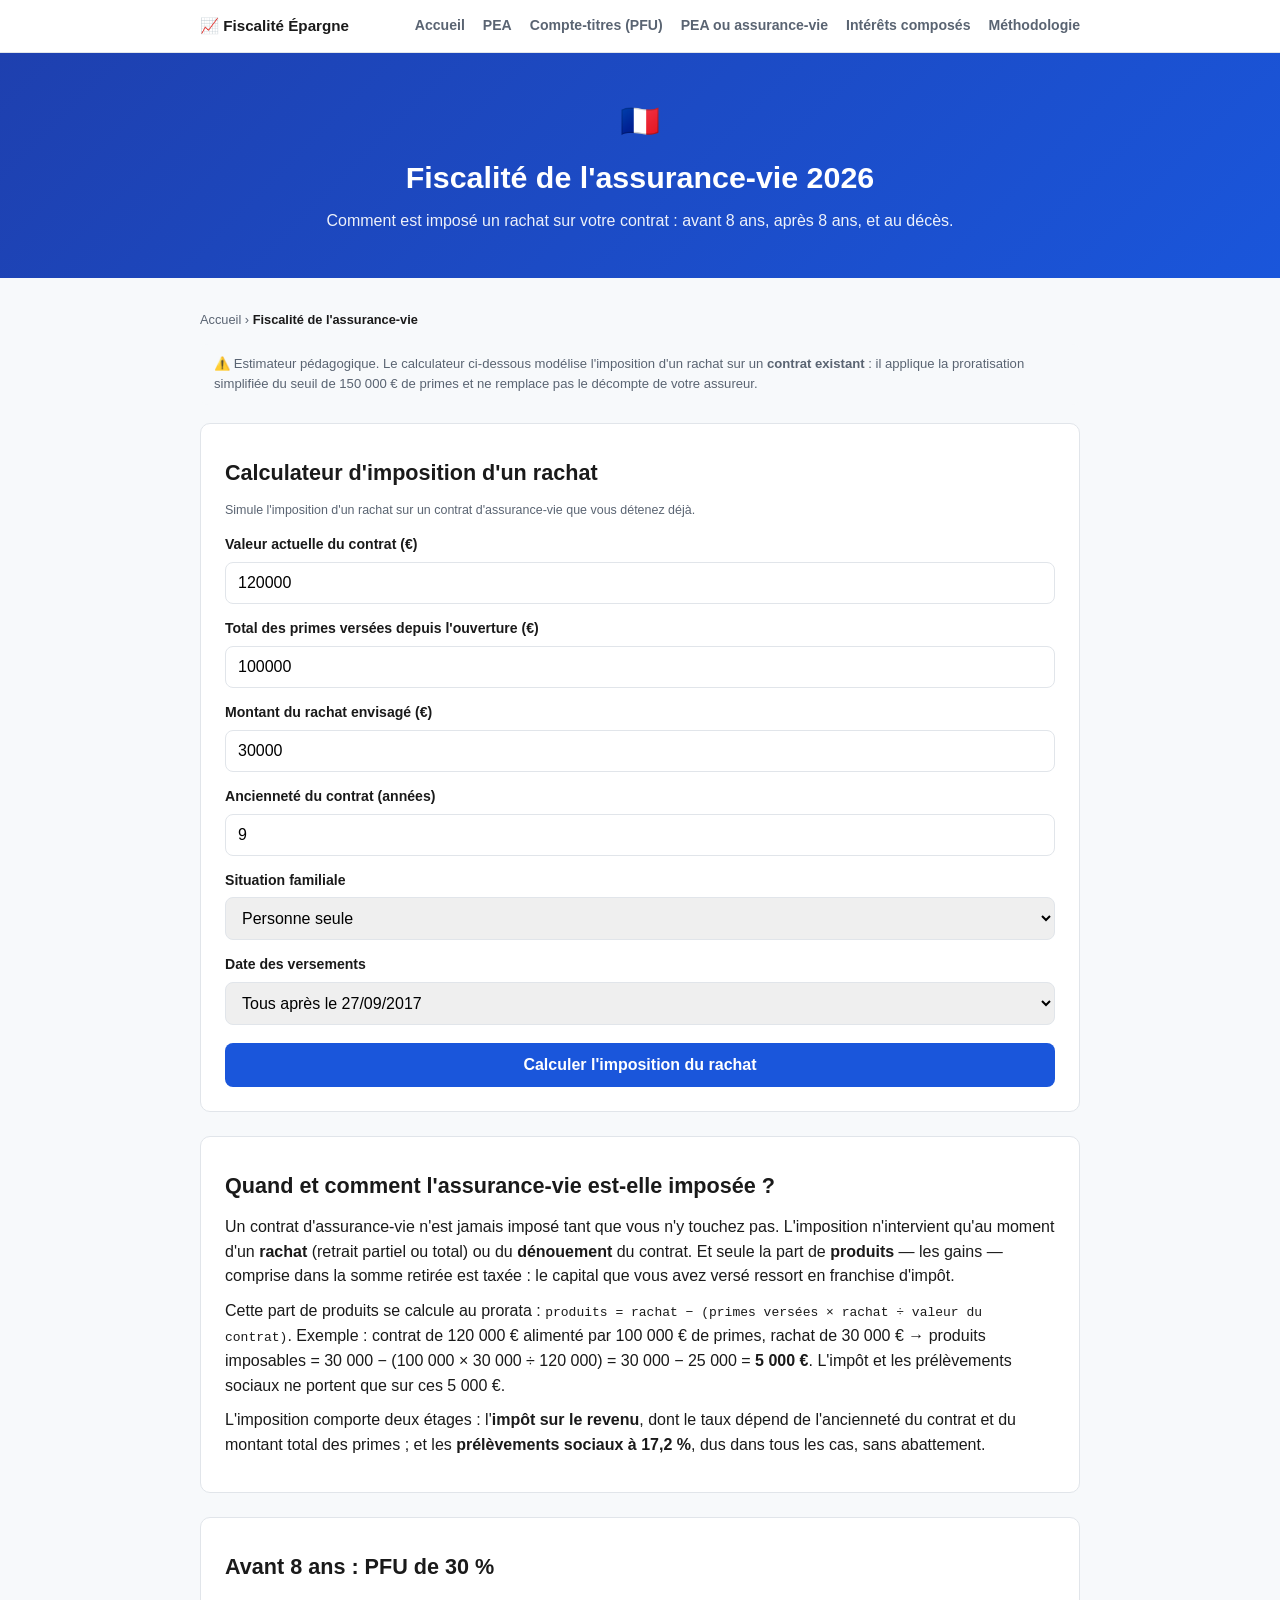
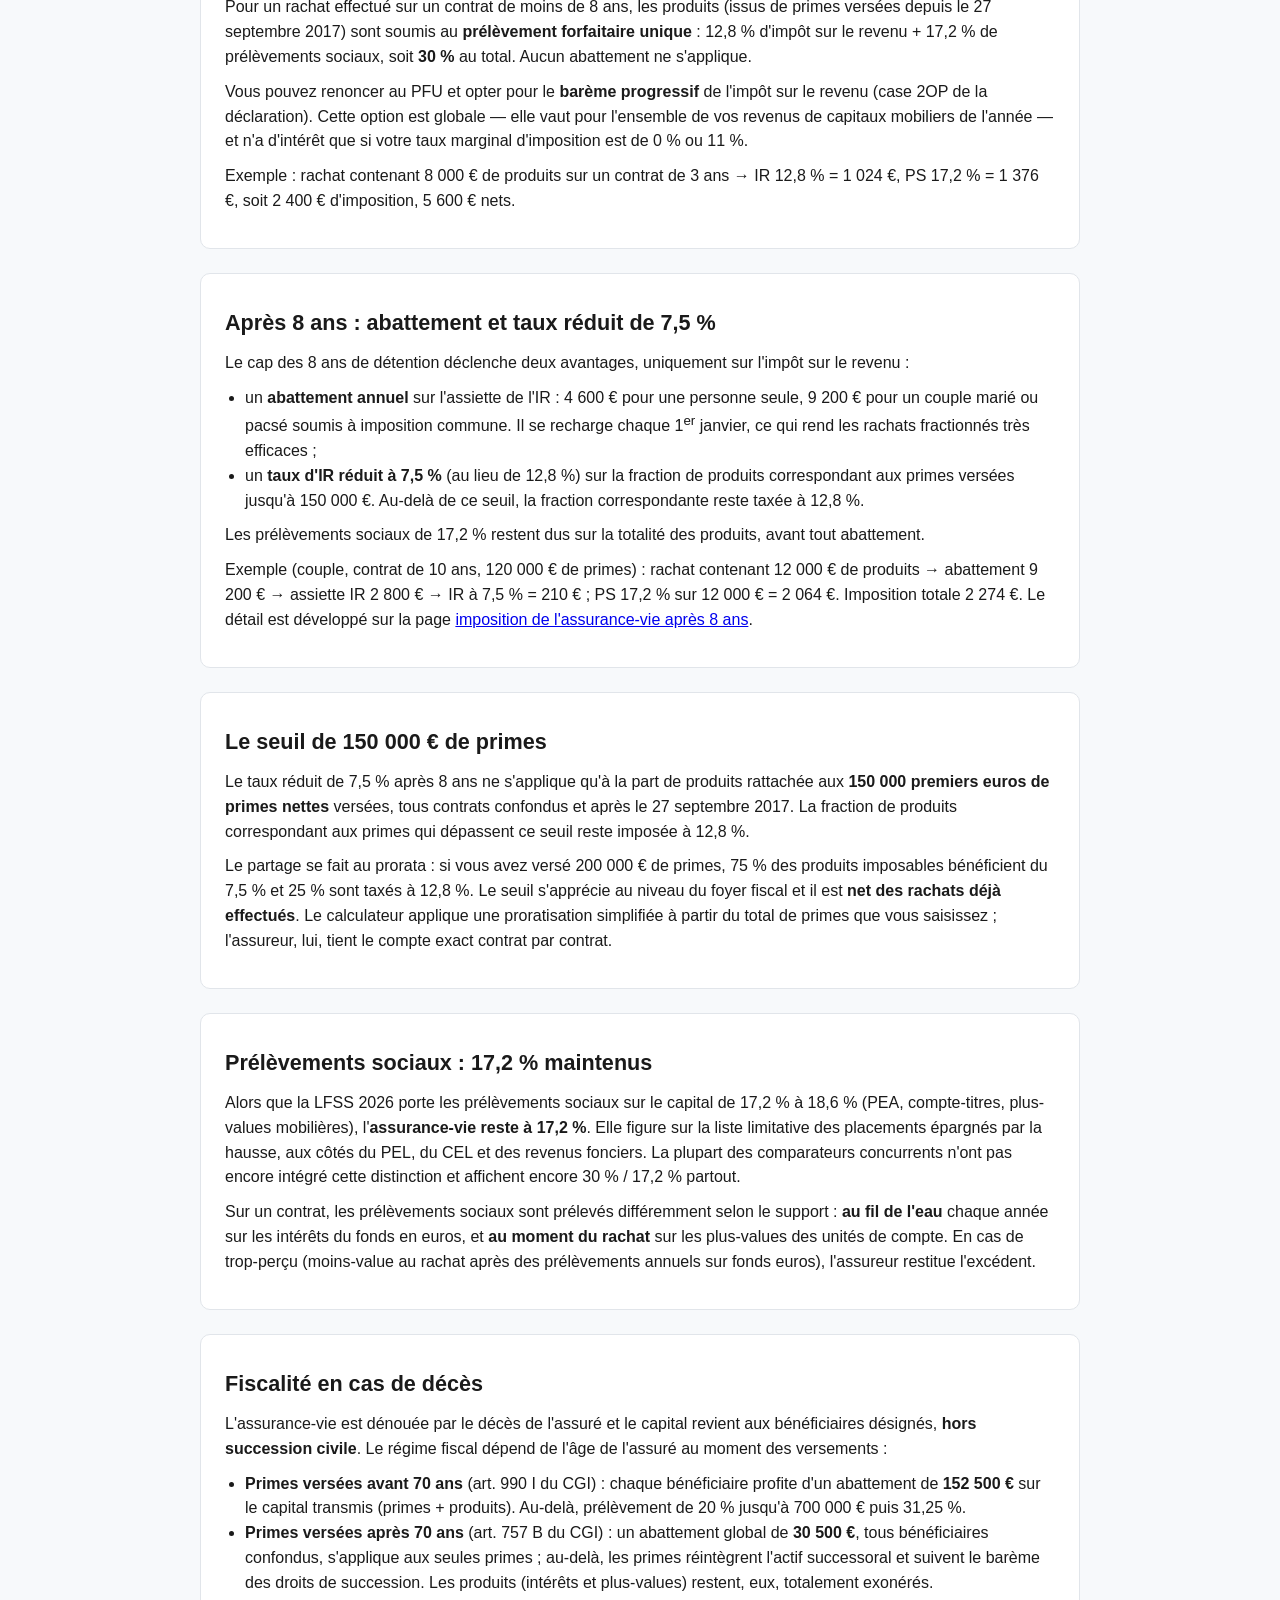
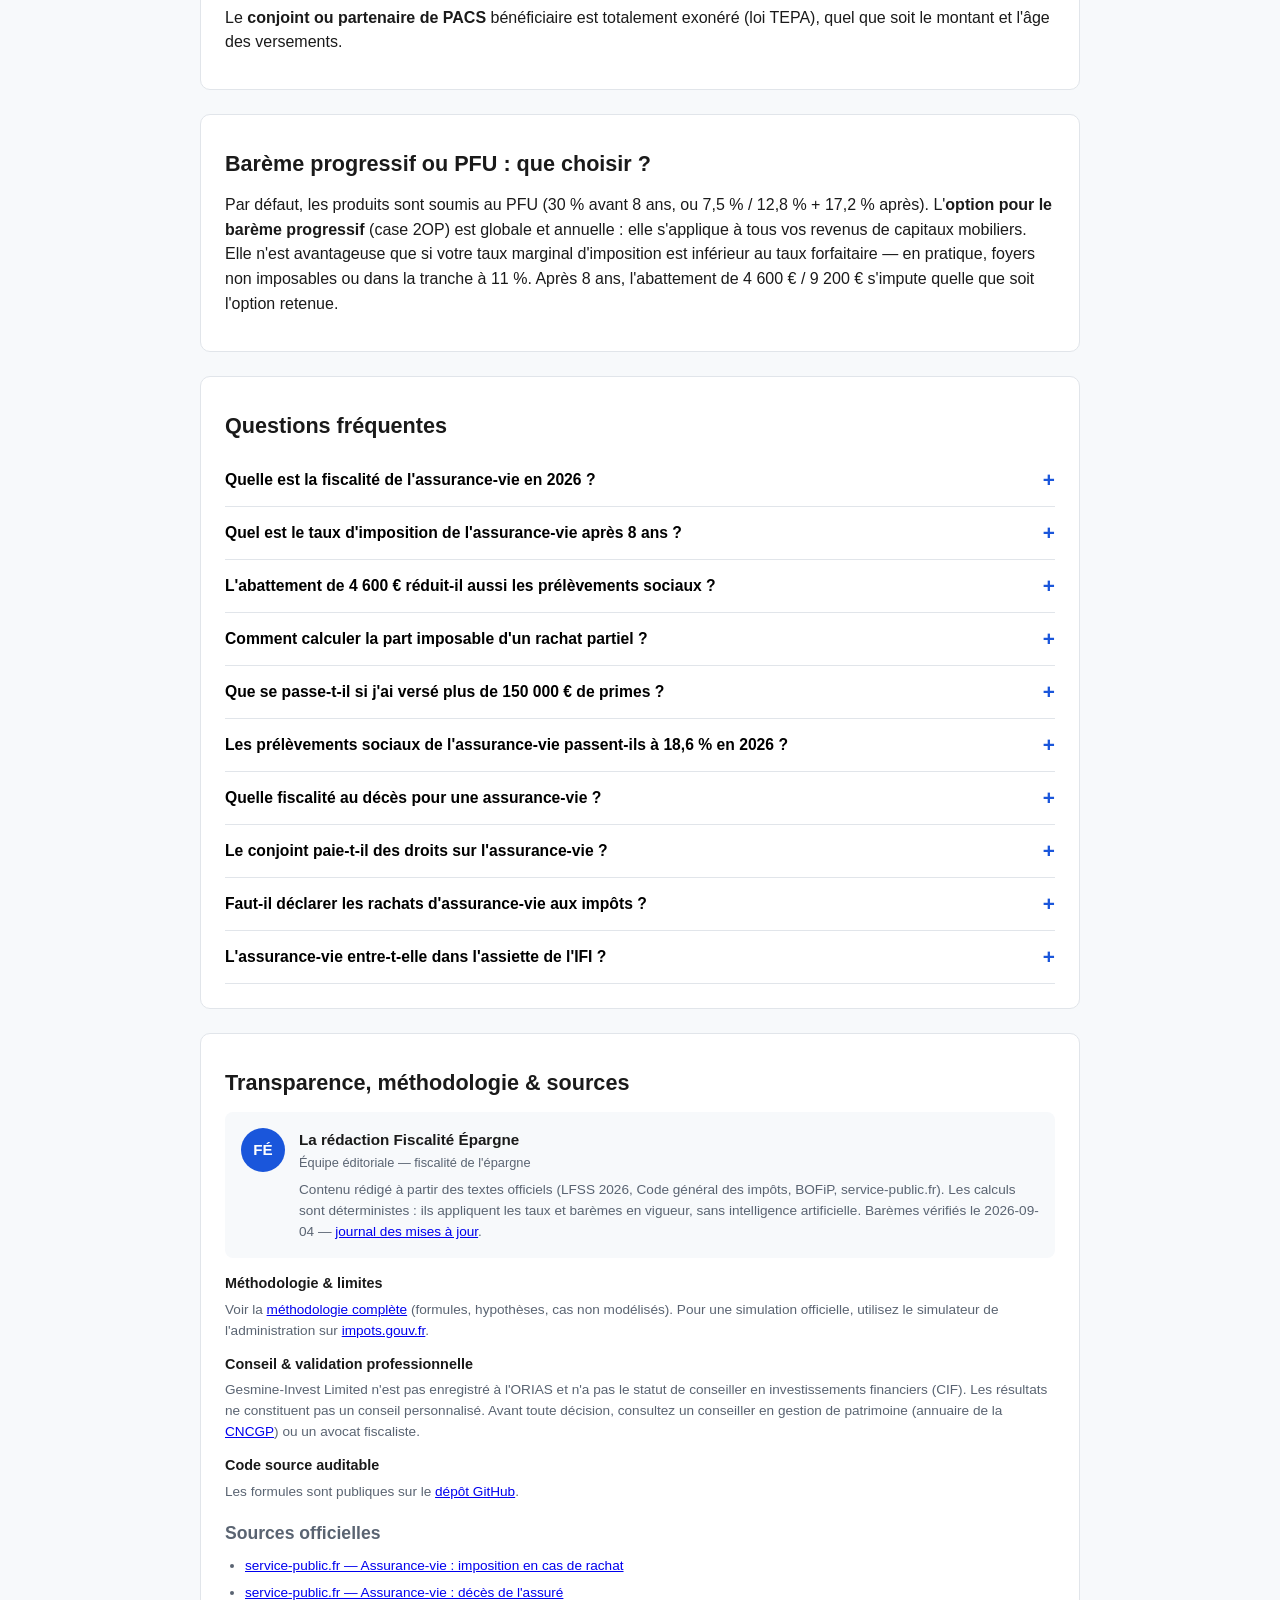
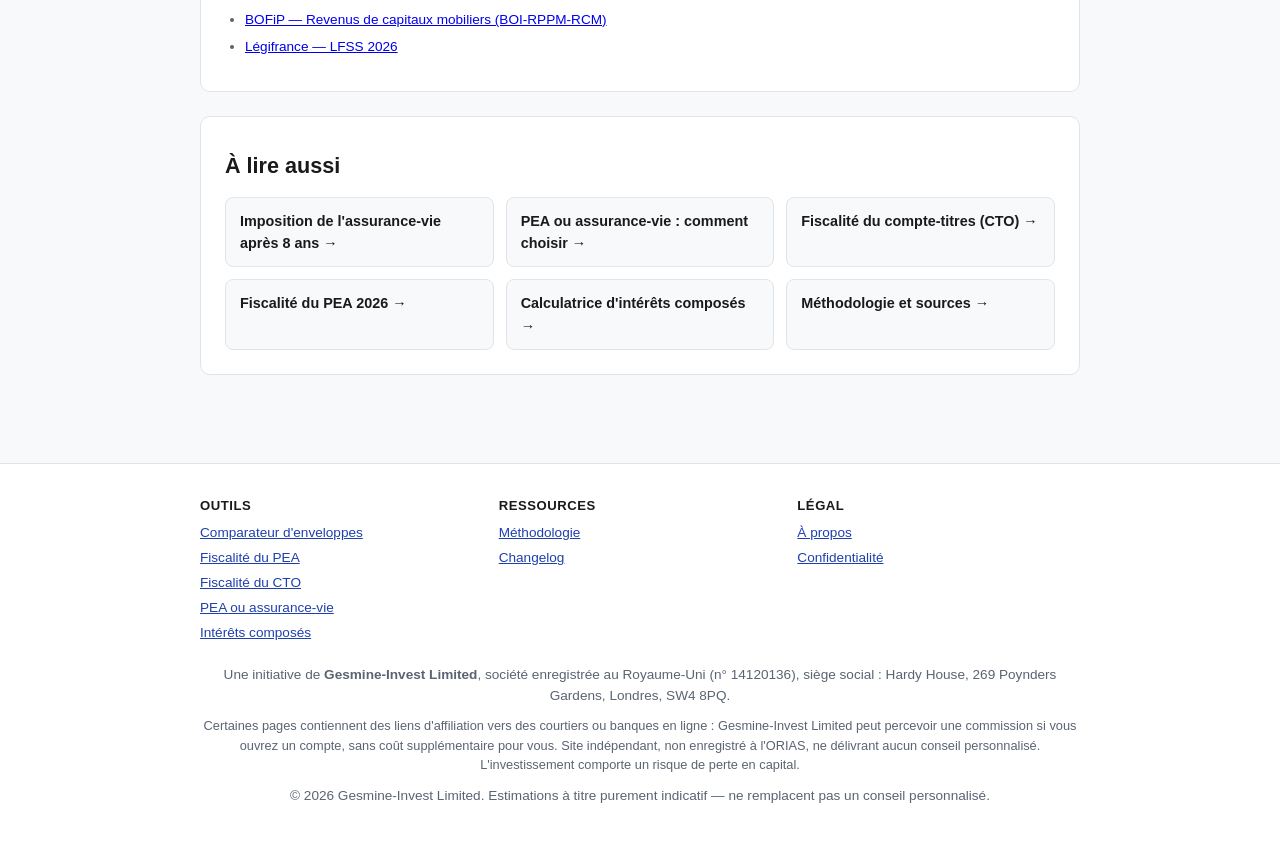
<file: assurance-vie-fiscalite/index.html>
<!DOCTYPE html>
<html lang="fr">
<head>
<meta charset="UTF-8">
<meta name="viewport" content="width=device-width, initial-scale=1.0">
<title>Fiscalité de l'assurance-vie 2026 : imposition des rachats, abattement 8 ans, succession</title>
<meta name="description" content="Comment est imposée l'assurance-vie en 2026 : PFU 12,8 %, taux réduit 7,5 % après 8 ans, abattement 4 600 € / 9 200 €, prélèvements sociaux 17,2 %, transmission (art. 990 I). Calculateur de rachat.">
<meta name="robots" content="noindex">
<link rel="canonical" href="https://fiscaliteepargne.fr/assurance-vie-fiscalite/">
<meta property="og:type" content="article">
<meta property="og:title" content="Fiscalité de l'assurance-vie 2026 : imposition des rachats, abattement 8 ans, succession">
<meta property="og:description" content="Comment est imposée l'assurance-vie en 2026 : PFU 12,8 %, taux réduit 7,5 % après 8 ans, abattement 4 600 € / 9 200 €, prélèvements sociaux 17,2 %, transmission (art. 990 I). Calculateur de rachat.">
<meta property="og:url" content="https://fiscaliteepargne.fr/assurance-vie-fiscalite/">
<meta property="og:site_name" content="Fiscalité Épargne">
<meta property="og:locale" content="fr_FR">
<meta name="twitter:card" content="summary_large_image">
<meta name="theme-color" content="#1e40af">
<link rel="stylesheet" href="/assets/style.css">
<link rel="icon" href="data:image/svg+xml,<svg xmlns=%22http://www.w3.org/2000/svg%22 viewBox=%220 0 100 100%22><text y=%22.9em%22 font-size=%2290%22>📈</text></svg>">
<script>window.__CONSTS__={"version":"2026-FR-v1","verifie_le":"2026-09-04","source_principale":"LFSS 2026, adoptée le 16/12/2025 — service-public.fr / Légifrance","pfu":{"ir_flat":0.128,"ps_standard":0.186,"ps_assurance_vie":0.172,"global_pea_cto":0.314,"global_av_avant_8_ans":0.3},"pea":{"plafond_versements":150000,"plafond_pea_pme":225000,"plafond_pea_jeune":20000,"duree_exoneration_ir":5,"ps_applicable":"ps_standard","hypothese_calculateur":"PEA ouvert à partir du 01/01/2018 — taux de PS à date, pas de régime de taux historiques","avertissement_pre_2018":"Pour un PEA ouvert avant 2018, un régime de taux historiques par tranche s'applique aux prélèvements sociaux — non modélisé ici, consultez votre établissement gestionnaire."},"assurance_vie":{"abattement_annuel_seul":4600,"abattement_annuel_couple":9200,"seuil_anciennete_ans":8,"seuil_primes_taux_reduit":150000,"taux_avant_8_ans":0.3,"taux_apres_8_ans_sous_seuil":0.075,"taux_apres_8_ans_au_dela_seuil":0.128,"pfl_historique":{"avant_4_ans":0.35,"de_4_a_8_ans":0.15,"apres_8_ans":0.075},"abattement_deces_avant_70_ans":152500,"abattement_deces_apres_70_ans":30500,"date_charniere_versements":"2017-09-27","ps_applicable":"ps_assurance_vie","hypothese_calculateur":"Le calculateur diagnostique simule l'imposition d'un rachat sur un contrat détenu. Le seuil de 150 000 € est apprécié selon une proratisation simplifiée sur le total des primes saisi."},"cto":{"pfu_applicable":"global_pea_cto","abattement_dividendes_bareme":0.4,"csg_deductible_bareme":0.068},"sources":{"lfss_2026":["Légifrance — LFSS 2026","https://www.legifrance.gouv.fr/jorf/id/JORFTEXT000050800000"],"sp_pea":["service-public.fr — Plan d'épargne en actions (PEA)","https://www.service-public.fr/particuliers/vosdroits/F1662"],"sp_av_rachat":["service-public.fr — Assurance-vie : imposition en cas de rachat","https://www.service-public.fr/particuliers/vosdroits/F14204"],"sp_av_deces":["service-public.fr — Assurance-vie : décès de l'assuré","https://www.service-public.fr/particuliers/vosdroits/F15393"],"sp_pfu":["service-public.fr — Prélèvement forfaitaire unique (PFU / flat tax)","https://www.service-public.fr/particuliers/vosdroits/F34913"],"impots_pv_mobilieres":["impots.gouv.fr — Plus-values de cession de valeurs mobilières","https://www.impots.gouv.fr/particulier/les-plus-values-de-cession-de-valeurs-mobilieres-et-de-droits-sociaux"],"bofip_rcm":["BOFiP — Revenus de capitaux mobiliers (BOI-RPPM-RCM)","https://bofip.impots.gouv.fr/bofip/3806-PGP.html"],"lafinancepourtous_pfu":["La finance pour tous — Le prélèvement forfaitaire unique","https://www.lafinancepourtous.com/decryptages/impots/calcul-de-l-impot/le-prelevement-forfaitaire-unique-pfu-ou-flat-tax/"]},"table":[{"label":"PFU — impôt sur le revenu (flat tax IR)","value":"12,8 %","revise_le":"2026-09-04","source":"lfss_2026"},{"label":"Prélèvements sociaux — PEA &amp; CTO","value":"18,6 %","revise_le":"2026-09-04","source":"lfss_2026"},{"label":"Prélèvements sociaux — assurance-vie (maintenus)","value":"17,2 %","revise_le":"2026-09-04","source":"sp_av_rachat"},{"label":"PFU global — CTO, dividendes, plus-values mobilières","value":"31,4 %","revise_le":"2026-09-04","source":"lfss_2026"},{"label":"PFU assurance-vie &lt; 8 ans (IR 12,8 % + PS 17,2 %)","value":"30,0 %","revise_le":"2026-09-04","source":"sp_av_rachat"},{"label":"Taux IR réduit assurance-vie &gt; 8 ans (primes ≤ 150 000 €)","value":"7,5 %","revise_le":"2026-09-04","source":"sp_av_rachat"},{"label":"Plafond de versements — PEA classique","value":"150 000 €","revise_le":"2026-09-04","source":"sp_pea"},{"label":"Plafond de versements — PEA + PEA-PME (cumulé)","value":"225 000 €","revise_le":"2026-09-04","source":"sp_pea"},{"label":"Abattement annuel assurance-vie &gt; 8 ans","value":"4 600 € seul / 9 200 € couple","revise_le":"2026-09-04","source":"sp_av_rachat"},{"label":"Abattement dividendes au barème progressif","value":"40 %","revise_le":"2026-09-04","source":"sp_pfu"},{"label":"Abattement transmission AV — primes avant 70 ans (art. 990 I CGI)","value":"152 500 € / bénéficiaire","revise_le":"2026-09-04","source":"sp_av_deces"},{"label":"Abattement transmission AV — primes après 70 ans (art. 757 B CGI)","value":"30 500 € global","revise_le":"2026-09-04","source":"sp_av_deces"}]};</script>
<script src="/assets/calculators.js" defer></script>
<script type="application/ld+json">
{
  "@context": "https://schema.org",
  "@graph": [
    {
      "@type": "Organization",
      "@id": "https://fiscaliteepargne.fr/#org",
      "name": "Fiscalité Épargne",
      "url": "https://fiscaliteepargne.fr/",
      "legalName": "Gesmine-Invest Limited",
      "identifier": {
        "@type": "PropertyValue",
        "name": "UK Company Number",
        "value": "14120136"
      },
      "address": {
        "@type": "PostalAddress",
        "streetAddress": "Hardy House, 269 Poynders Gardens",
        "addressLocality": "London",
        "postalCode": "SW4 8PQ",
        "addressCountry": "GB"
      },
      "sameAs": [
        "https://github.com/sadiyaqeen92639572-cloud/fiscaliteepargne"
      ]
    },
    {
      "@type": "WebSite",
      "@id": "https://fiscaliteepargne.fr/#website",
      "name": "Fiscalité Épargne",
      "url": "https://fiscaliteepargne.fr/",
      "inLanguage": "fr-FR",
      "publisher": {
        "@id": "https://fiscaliteepargne.fr/#org"
      }
    },
    {
      "@type": "Article",
      "@id": "https://fiscaliteepargne.fr/assurance-vie-fiscalite/#page",
      "url": "https://fiscaliteepargne.fr/assurance-vie-fiscalite/",
      "name": "Fiscalité de l'assurance-vie 2026 : imposition des rachats, abattement 8 ans, succession",
      "headline": "Fiscalité de l'assurance-vie 2026",
      "description": "Comment est imposée l'assurance-vie en 2026 : PFU 12,8 %, taux réduit 7,5 % après 8 ans, abattement 4 600 € / 9 200 €, prélèvements sociaux 17,2 %, transmission (art. 990 I). Calculateur de rachat.",
      "inLanguage": "fr-FR",
      "isPartOf": {
        "@id": "https://fiscaliteepargne.fr/#website"
      },
      "datePublished": "2026-09-07",
      "dateModified": "2026-09-07",
      "author": {
        "@type": "Organization",
        "name": "La rédaction Fiscalité Épargne",
        "url": "https://fiscaliteepargne.fr/about/"
      },
      "publisher": {
        "@id": "https://fiscaliteepargne.fr/#org"
      },
      "about": {
        "@type": "DefinedTerm",
        "name": "Fiscalité de l'assurance-vie"
      }
    },
    {
      "@type": "BreadcrumbList",
      "itemListElement": [
        {
          "@type": "ListItem",
          "position": 1,
          "name": "Accueil",
          "item": "https://fiscaliteepargne.fr/"
        },
        {
          "@type": "ListItem",
          "position": 2,
          "name": "Fiscalité de l'assurance-vie",
          "item": "https://fiscaliteepargne.fr/assurance-vie-fiscalite/"
        }
      ]
    },
    {
      "@type": "FAQPage",
      "mainEntity": [
        {
          "@type": "Question",
          "name": "Quelle est la fiscalité de l'assurance-vie en 2026 ?",
          "acceptedAnswer": {
            "@type": "Answer",
            "text": "Seuls les gains contenus dans un rachat sont imposés. Avant 8 ans : PFU de 30 % (12,8 % d'IR + 17,2 % de prélèvements sociaux). Après 8 ans : abattement annuel de 4 600 € (seul) ou 9 200 € (couple) sur l'assiette de l'IR, puis IR à 7,5 % jusqu'à 150 000 € de primes et 12,8 % au-delà ; les prélèvements sociaux de 17,2 % restent dus sur la totalité des gains."
          }
        },
        {
          "@type": "Question",
          "name": "Quel est le taux d'imposition de l'assurance-vie après 8 ans ?",
          "acceptedAnswer": {
            "@type": "Answer",
            "text": "Après un abattement annuel de 4 600 € (personne seule) ou 9 200 € (couple), les gains sont imposés à 7,5 % d'impôt sur le revenu pour la part correspondant aux primes versées jusqu'à 150 000 €, et à 12,8 % au-delà. S'y ajoutent 17,2 % de prélèvements sociaux sur l'ensemble des gains, sans abattement. Soit un taux effectif souvent compris entre 17,2 % et 24,7 %."
          }
        },
        {
          "@type": "Question",
          "name": "L'abattement de 4 600 € réduit-il aussi les prélèvements sociaux ?",
          "acceptedAnswer": {
            "@type": "Answer",
            "text": "Non. L'abattement de 4 600 € / 9 200 € après 8 ans ne s'impute que sur l'assiette de l'impôt sur le revenu. Les prélèvements sociaux de 17,2 % s'appliquent sur la totalité des produits contenus dans le rachat, avant tout abattement."
          }
        },
        {
          "@type": "Question",
          "name": "Comment calculer la part imposable d'un rachat partiel ?",
          "acceptedAnswer": {
            "@type": "Answer",
            "text": "La part de gains imposables se calcule au prorata : produits = montant du rachat − (total des primes versées × montant du rachat ÷ valeur totale du contrat). Seuls ces produits sont soumis à l'impôt et aux prélèvements sociaux ; la fraction correspondant au capital versé sort en franchise."
          }
        },
        {
          "@type": "Question",
          "name": "Que se passe-t-il si j'ai versé plus de 150 000 € de primes ?",
          "acceptedAnswer": {
            "@type": "Answer",
            "text": "Le taux d'IR réduit de 7,5 % après 8 ans ne s'applique qu'à la fraction de gains rattachée aux 150 000 premiers euros de primes (nets de rachats, tous contrats confondus, versés depuis le 27/09/2017). La fraction au-delà est imposée à 12,8 %. Le partage est proportionnel : avec 200 000 € de primes, 75 % des gains bénéficient du 7,5 %."
          }
        },
        {
          "@type": "Question",
          "name": "Les prélèvements sociaux de l'assurance-vie passent-ils à 18,6 % en 2026 ?",
          "acceptedAnswer": {
            "@type": "Answer",
            "text": "Non. La hausse de la LFSS 2026 (17,2 % → 18,6 %) épargne l'assurance-vie, qui figure sur la liste limitative des placements maintenus à 17,2 %, avec le PEL, le CEL et les revenus fonciers. Le PEA et le compte-titres, eux, passent à 18,6 %."
          }
        },
        {
          "@type": "Question",
          "name": "Quelle fiscalité au décès pour une assurance-vie ?",
          "acceptedAnswer": {
            "@type": "Answer",
            "text": "Pour les primes versées avant 70 ans (art. 990 I du CGI), chaque bénéficiaire a droit à un abattement de 152 500 €, puis prélèvement de 20 % jusqu'à 700 000 € et 31,25 % au-delà. Pour les primes versées après 70 ans (art. 757 B), un abattement global de 30 500 € s'applique aux primes uniquement, le surplus étant soumis aux droits de succession ; les gains restent exonérés."
          }
        },
        {
          "@type": "Question",
          "name": "Le conjoint paie-t-il des droits sur l'assurance-vie ?",
          "acceptedAnswer": {
            "@type": "Answer",
            "text": "Non. Le conjoint marié et le partenaire de PACS bénéficiaire d'un contrat d'assurance-vie sont totalement exonérés depuis la loi TEPA de 2007, sans limite de montant et quel que soit l'âge de l'assuré au moment des versements."
          }
        },
        {
          "@type": "Question",
          "name": "Faut-il déclarer les rachats d'assurance-vie aux impôts ?",
          "acceptedAnswer": {
            "@type": "Answer",
            "text": "Oui. L'assureur transmet à l'administration le montant des produits et applique le prélèvement forfaitaire. Vous reportez ces montants sur votre déclaration (formulaire 2042, cases 2CH et suivantes) ; l'impôt déjà prélevé est déduit et, après 8 ans, l'abattement de 4 600 € / 9 200 € est appliqué automatiquement lors du calcul."
          }
        },
        {
          "@type": "Question",
          "name": "L'assurance-vie entre-t-elle dans l'assiette de l'IFI ?",
          "acceptedAnswer": {
            "@type": "Answer",
            "text": "Seulement pour sa fraction représentative d'actifs immobiliers imposables (SCPI, OPCI, parts de sociétés immobilières logées dans le contrat). La part investie en fonds euros, actions ou obligations n'est pas soumise à l'impôt sur la fortune immobilière."
          }
        }
      ]
    },
    {
      "@type": "WebApplication",
      "name": "Fiscalité de l'assurance-vie 2026",
      "url": "https://fiscaliteepargne.fr/assurance-vie-fiscalite/",
      "applicationCategory": "FinanceApplication",
      "operatingSystem": "Any",
      "offers": {
        "@type": "Offer",
        "price": "0",
        "priceCurrency": "EUR"
      },
      "areaServed": "FR",
      "publisher": {
        "@id": "https://fiscaliteepargne.fr/#org"
      }
    }
  ]
}
</script>
</head>
<body>
<nav class="site-nav" aria-label="Navigation principale">
  <div class="container">
    <a href="/" class="nav-brand">📈 Fiscalité Épargne</a>
    <details><summary>Menu ▾</summary></details>
    <div class="nav-links">
      <a href="/">Accueil</a>
      <a href="/pea/">PEA</a>
      <a href="/compte-titres-fiscalite/">Compte-titres (PFU)</a>
      <a href="/pea-ou-assurance-vie/">PEA ou assurance-vie</a>
      <a href="/interet-compose/">Intérêts composés</a>
      <a href="/methodologie/">Méthodologie</a>
    </div>
  </div>
</nav>
<header>
  <div class="container">
    <span class="flag">🇫🇷</span>
    <h1>Fiscalité de l'assurance-vie 2026</h1>
    <p>Comment est imposé un rachat sur votre contrat : avant 8 ans, après 8 ans, et au décès.</p>
    
  </div>
</header>

<main class="container">
  <nav class="breadcrumb" aria-label="Fil d'Ariane"><a href="/">Accueil</a> &rsaquo; <span>Fiscalité de l'assurance-vie</span></nav>
  <div class="disclaimer-banner">⚠️ Estimateur pédagogique. Le calculateur ci-dessous modélise l'imposition d'un rachat sur un <strong>contrat existant</strong> : il applique la proratisation simplifiée du seuil de 150 000 € de primes et ne remplace pas le décompte de votre assureur.</div>

  <div class="card">
    <h2>Calculateur d'imposition d'un rachat</h2>
    <p class="rate-note">Simule l'imposition d'un rachat sur un contrat d'assurance-vie que vous détenez déjà.</p>
    <label for="valeur">Valeur actuelle du contrat (€)</label>
    <input type="number" id="valeur" value="120000" min="0">
    <label for="primes">Total des primes versées depuis l'ouverture (€)</label>
    <input type="number" id="primes" value="100000" min="0">
    <label for="rachat">Montant du rachat envisagé (€)</label>
    <input type="number" id="rachat" value="30000" min="0">
    <label for="anciennete">Ancienneté du contrat (années)</label>
    <input type="number" id="anciennete" value="9" min="0">
    <label for="situation">Situation familiale</label>
    <select id="situation"><option value="seul">Personne seule</option><option value="couple">Couple marié/pacsé</option></select>
    <label for="avant2017">Date des versements</label>
    <select id="avant2017"><option value="0">Tous après le 27/09/2017</option><option value="1">Primes versées avant le 27/09/2017</option></select>
    <button class="calc-btn" onclick="runAvRachat()">Calculer l'imposition du rachat</button>
    <div class="result" id="av-result">
      <div class="result-hero"><div class="amount" id="av-net-val"></div><div class="amount-label">Montant net perçu après impôt et prélèvements sociaux</div></div>
      <div class="result-grid">
        <div class="stat"><div class="val" id="av-produits-val"></div><div class="lbl">Produits (gains) dans le rachat</div></div>
        <div class="stat"><div class="val" id="av-ir-val"></div><div class="lbl">Impôt sur le revenu</div></div>
        <div class="stat"><div class="val" id="av-ps-val"></div><div class="lbl">Prélèvements sociaux 17,2 %</div></div>
        <div class="stat"><div class="val" id="av-taux-val"></div><div class="lbl">Taux d'IR retenu</div></div>
      </div>
      <div class="result-note" id="av-note"></div>
    </div>
  </div>

  <div class='eeat-section'><h2>Quand et comment l'assurance-vie est-elle imposée ?</h2><p>Un contrat d'assurance-vie n'est jamais imposé tant que vous n'y touchez pas. L'imposition n'intervient qu'au moment d'un <strong>rachat</strong> (retrait partiel ou total) ou du <strong>dénouement</strong> du contrat. Et seule la part de <strong>produits</strong> — les gains — comprise dans la somme retirée est taxée : le capital que vous avez versé ressort en franchise d'impôt.</p><p>Cette part de produits se calcule au prorata : <code>produits = rachat − (primes versées × rachat ÷ valeur du contrat)</code>. Exemple : contrat de 120 000 € alimenté par 100 000 € de primes, rachat de 30 000 € → produits imposables = 30 000 − (100 000 × 30 000 ÷ 120 000) = 30 000 − 25 000 = <strong>5 000 €</strong>. L'impôt et les prélèvements sociaux ne portent que sur ces 5 000 €.</p><p>L'imposition comporte deux étages : l'<strong>impôt sur le revenu</strong>, dont le taux dépend de l'ancienneté du contrat et du montant total des primes ; et les <strong>prélèvements sociaux à 17,2 %</strong>, dus dans tous les cas, sans abattement.</p></div>

  <div class='eeat-section'><h2>Avant 8 ans : PFU de 30 %</h2><p>Pour un rachat effectué sur un contrat de moins de 8 ans, les produits (issus de primes versées depuis le 27 septembre 2017) sont soumis au <strong>prélèvement forfaitaire unique</strong> : 12,8 % d'impôt sur le revenu + 17,2 % de prélèvements sociaux, soit <strong>30 %</strong> au total. Aucun abattement ne s'applique.</p><p>Vous pouvez renoncer au PFU et opter pour le <strong>barème progressif</strong> de l'impôt sur le revenu (case 2OP de la déclaration). Cette option est globale — elle vaut pour l'ensemble de vos revenus de capitaux mobiliers de l'année — et n'a d'intérêt que si votre taux marginal d'imposition est de 0 % ou 11 %.</p><p>Exemple : rachat contenant 8 000 € de produits sur un contrat de 3 ans → IR 12,8 % = 1 024 €, PS 17,2 % = 1 376 €, soit 2 400 € d'imposition, 5 600 € nets.</p></div>

  <div class='eeat-section'><h2 id='apres-8-ans'>Après 8 ans : abattement et taux réduit de 7,5 %</h2><p>Le cap des 8 ans de détention déclenche deux avantages, uniquement sur l'impôt sur le revenu :</p><ul><li>un <strong>abattement annuel</strong> sur l'assiette de l'IR : 4 600 € pour une personne seule, 9 200 € pour un couple marié ou pacsé soumis à imposition commune. Il se recharge chaque 1<sup>er</sup> janvier, ce qui rend les rachats fractionnés très efficaces ;</li><li>un <strong>taux d'IR réduit à 7,5 %</strong> (au lieu de 12,8 %) sur la fraction de produits correspondant aux primes versées jusqu'à 150 000 €. Au-delà de ce seuil, la fraction correspondante reste taxée à 12,8 %.</li></ul><p>Les prélèvements sociaux de 17,2 % restent dus sur la totalité des produits, avant tout abattement.</p><p>Exemple (couple, contrat de 10 ans, 120 000 € de primes) : rachat contenant 12 000 € de produits → abattement 9 200 € → assiette IR 2 800 € → IR à 7,5 % = 210 € ; PS 17,2 % sur 12 000 € = 2 064 €. Imposition totale 2 274 €. Le détail est développé sur la page <a href='/assurance-vie-fiscalite/apres-8-ans/'>imposition de l'assurance-vie après 8 ans</a>.</p></div>

  <div class='eeat-section'><h2>Le seuil de 150 000 € de primes</h2><p>Le taux réduit de 7,5 % après 8 ans ne s'applique qu'à la part de produits rattachée aux <strong>150 000 premiers euros de primes nettes</strong> versées, tous contrats confondus et après le 27 septembre 2017. La fraction de produits correspondant aux primes qui dépassent ce seuil reste imposée à 12,8 %.</p><p>Le partage se fait au prorata : si vous avez versé 200 000 € de primes, 75 % des produits imposables bénéficient du 7,5 % et 25 % sont taxés à 12,8 %. Le seuil s'apprécie au niveau du foyer fiscal et il est <strong>net des rachats déjà effectués</strong>. Le calculateur applique une proratisation simplifiée à partir du total de primes que vous saisissez ; l'assureur, lui, tient le compte exact contrat par contrat.</p></div>

  <div class='eeat-section'><h2>Prélèvements sociaux : 17,2 % maintenus</h2><p>Alors que la LFSS 2026 porte les prélèvements sociaux sur le capital de 17,2 % à 18,6 % (PEA, compte-titres, plus-values mobilières), l'<strong>assurance-vie reste à 17,2 %</strong>. Elle figure sur la liste limitative des placements épargnés par la hausse, aux côtés du PEL, du CEL et des revenus fonciers. La plupart des comparateurs concurrents n'ont pas encore intégré cette distinction et affichent encore 30 % / 17,2 % partout.</p><p>Sur un contrat, les prélèvements sociaux sont prélevés différemment selon le support : <strong>au fil de l'eau</strong> chaque année sur les intérêts du fonds en euros, et <strong>au moment du rachat</strong> sur les plus-values des unités de compte. En cas de trop-perçu (moins-value au rachat après des prélèvements annuels sur fonds euros), l'assureur restitue l'excédent.</p></div>

  <div class='eeat-section'><h2 id='deces'>Fiscalité en cas de décès</h2><p>L'assurance-vie est dénouée par le décès de l'assuré et le capital revient aux bénéficiaires désignés, <strong>hors succession civile</strong>. Le régime fiscal dépend de l'âge de l'assuré au moment des versements :</p><ul><li><strong>Primes versées avant 70 ans</strong> (art. 990 I du CGI) : chaque bénéficiaire profite d'un abattement de <strong>152 500 €</strong> sur le capital transmis (primes + produits). Au-delà, prélèvement de 20 % jusqu'à 700 000 € puis 31,25 %.</li><li><strong>Primes versées après 70 ans</strong> (art. 757 B du CGI) : un abattement global de <strong>30 500 €</strong>, tous bénéficiaires confondus, s'applique aux seules primes ; au-delà, les primes réintègrent l'actif successoral et suivent le barème des droits de succession. Les produits (intérêts et plus-values) restent, eux, totalement exonérés.</li></ul><p>Le <strong>conjoint ou partenaire de PACS</strong> bénéficiaire est totalement exonéré (loi TEPA), quel que soit le montant et l'âge des versements.</p></div>

  <div class='eeat-section'><h2>Barème progressif ou PFU : que choisir ?</h2><p>Par défaut, les produits sont soumis au PFU (30 % avant 8 ans, ou 7,5 % / 12,8 % + 17,2 % après). L'<strong>option pour le barème progressif</strong> (case 2OP) est globale et annuelle : elle s'applique à tous vos revenus de capitaux mobiliers. Elle n'est avantageuse que si votre taux marginal d'imposition est inférieur au taux forfaitaire — en pratique, foyers non imposables ou dans la tranche à 11 %. Après 8 ans, l'abattement de 4 600 € / 9 200 € s'impute quelle que soit l'option retenue.</p></div>

  <div class="eeat-section">
  <h2>Questions fréquentes</h2>
  <div class="faq-item">
    <button class="faq-q" onclick="toggleFaq(this)">Quelle est la fiscalité de l'assurance-vie en 2026 ?</button>
    <div class="faq-a"><p>Seuls les gains contenus dans un rachat sont imposés. Avant 8 ans : PFU de 30 % (12,8 % d'IR + 17,2 % de prélèvements sociaux). Après 8 ans : abattement annuel de 4 600 € (seul) ou 9 200 € (couple) sur l'assiette de l'IR, puis IR à 7,5 % jusqu'à 150 000 € de primes et 12,8 % au-delà ; les prélèvements sociaux de 17,2 % restent dus sur la totalité des gains.</p></div>
  </div>
  <div class="faq-item">
    <button class="faq-q" onclick="toggleFaq(this)">Quel est le taux d'imposition de l'assurance-vie après 8 ans ?</button>
    <div class="faq-a"><p>Après un abattement annuel de 4 600 € (personne seule) ou 9 200 € (couple), les gains sont imposés à 7,5 % d'impôt sur le revenu pour la part correspondant aux primes versées jusqu'à 150 000 €, et à 12,8 % au-delà. S'y ajoutent 17,2 % de prélèvements sociaux sur l'ensemble des gains, sans abattement. Soit un taux effectif souvent compris entre 17,2 % et 24,7 %.</p></div>
  </div>
  <div class="faq-item">
    <button class="faq-q" onclick="toggleFaq(this)">L'abattement de 4 600 € réduit-il aussi les prélèvements sociaux ?</button>
    <div class="faq-a"><p>Non. L'abattement de 4 600 € / 9 200 € après 8 ans ne s'impute que sur l'assiette de l'impôt sur le revenu. Les prélèvements sociaux de 17,2 % s'appliquent sur la totalité des produits contenus dans le rachat, avant tout abattement.</p></div>
  </div>
  <div class="faq-item">
    <button class="faq-q" onclick="toggleFaq(this)">Comment calculer la part imposable d'un rachat partiel ?</button>
    <div class="faq-a"><p>La part de gains imposables se calcule au prorata : produits = montant du rachat − (total des primes versées × montant du rachat ÷ valeur totale du contrat). Seuls ces produits sont soumis à l'impôt et aux prélèvements sociaux ; la fraction correspondant au capital versé sort en franchise.</p></div>
  </div>
  <div class="faq-item">
    <button class="faq-q" onclick="toggleFaq(this)">Que se passe-t-il si j'ai versé plus de 150 000 € de primes ?</button>
    <div class="faq-a"><p>Le taux d'IR réduit de 7,5 % après 8 ans ne s'applique qu'à la fraction de gains rattachée aux 150 000 premiers euros de primes (nets de rachats, tous contrats confondus, versés depuis le 27/09/2017). La fraction au-delà est imposée à 12,8 %. Le partage est proportionnel : avec 200 000 € de primes, 75 % des gains bénéficient du 7,5 %.</p></div>
  </div>
  <div class="faq-item">
    <button class="faq-q" onclick="toggleFaq(this)">Les prélèvements sociaux de l'assurance-vie passent-ils à 18,6 % en 2026 ?</button>
    <div class="faq-a"><p>Non. La hausse de la LFSS 2026 (17,2 % → 18,6 %) épargne l'assurance-vie, qui figure sur la liste limitative des placements maintenus à 17,2 %, avec le PEL, le CEL et les revenus fonciers. Le PEA et le compte-titres, eux, passent à 18,6 %.</p></div>
  </div>
  <div class="faq-item">
    <button class="faq-q" onclick="toggleFaq(this)">Quelle fiscalité au décès pour une assurance-vie ?</button>
    <div class="faq-a"><p>Pour les primes versées avant 70 ans (art. 990 I du CGI), chaque bénéficiaire a droit à un abattement de 152 500 €, puis prélèvement de 20 % jusqu'à 700 000 € et 31,25 % au-delà. Pour les primes versées après 70 ans (art. 757 B), un abattement global de 30 500 € s'applique aux primes uniquement, le surplus étant soumis aux droits de succession ; les gains restent exonérés.</p></div>
  </div>
  <div class="faq-item">
    <button class="faq-q" onclick="toggleFaq(this)">Le conjoint paie-t-il des droits sur l'assurance-vie ?</button>
    <div class="faq-a"><p>Non. Le conjoint marié et le partenaire de PACS bénéficiaire d'un contrat d'assurance-vie sont totalement exonérés depuis la loi TEPA de 2007, sans limite de montant et quel que soit l'âge de l'assuré au moment des versements.</p></div>
  </div>
  <div class="faq-item">
    <button class="faq-q" onclick="toggleFaq(this)">Faut-il déclarer les rachats d'assurance-vie aux impôts ?</button>
    <div class="faq-a"><p>Oui. L'assureur transmet à l'administration le montant des produits et applique le prélèvement forfaitaire. Vous reportez ces montants sur votre déclaration (formulaire 2042, cases 2CH et suivantes) ; l'impôt déjà prélevé est déduit et, après 8 ans, l'abattement de 4 600 € / 9 200 € est appliqué automatiquement lors du calcul.</p></div>
  </div>
  <div class="faq-item">
    <button class="faq-q" onclick="toggleFaq(this)">L'assurance-vie entre-t-elle dans l'assiette de l'IFI ?</button>
    <div class="faq-a"><p>Seulement pour sa fraction représentative d'actifs immobiliers imposables (SCPI, OPCI, parts de sociétés immobilières logées dans le contrat). La part investie en fonds euros, actions ou obligations n'est pas soumise à l'impôt sur la fortune immobilière.</p></div>
  </div>
</div>

  <div class="eeat-section">
  <h2>Transparence, méthodologie &amp; sources</h2>
  <div class="eeat-author">
    <div class="avatar">FÉ</div>
    <div>
      <h4>La rédaction Fiscalité Épargne</h4>
      <div class="role">Équipe éditoriale — fiscalité de l'épargne</div>
      <p>Contenu rédigé à partir des textes officiels (LFSS 2026, Code général des impôts, BOFiP, service-public.fr). Les calculs sont déterministes : ils appliquent les taux et barèmes en vigueur, sans intelligence artificielle. Barèmes vérifiés le 2026-09-04 — <a href="/changelog/">journal des mises à jour</a>.</p>
      
    </div>
  </div>
  <div class="eeat-compliance">
    <h4>Méthodologie &amp; limites</h4>
    <p>Voir la <a href="/methodologie/">méthodologie complète</a> (formules, hypothèses, cas non modélisés). Pour une simulation officielle, utilisez le simulateur de l'administration sur <a href="https://www.impots.gouv.fr/" rel="noopener nofollow" target="_blank">impots.gouv.fr</a>.</p>
    <h4>Conseil &amp; validation professionnelle</h4>
    <p>Gesmine-Invest Limited n'est pas enregistré à l'ORIAS et n'a pas le statut de conseiller en investissements financiers (CIF). Les résultats ne constituent pas un conseil personnalisé. Avant toute décision, consultez un conseiller en gestion de patrimoine (annuaire de la <a href="https://www.cncgp.fr/trouver-un-conseiller/" rel="noopener nofollow" target="_blank">CNCGP</a>) ou un avocat fiscaliste.</p>
    <h4>Code source auditable</h4>
    <p>Les formules sont publiques sur le <a href="https://github.com/sadiyaqeen92639572-cloud/fiscaliteepargne" rel="noopener nofollow" target="_blank">dépôt GitHub</a>.</p>
    <h3>Sources officielles</h3>
<ul class="sources-list"><li><a href="https://www.service-public.fr/particuliers/vosdroits/F14204" rel="noopener nofollow" target="_blank">service-public.fr — Assurance-vie : imposition en cas de rachat</a></li><li><a href="https://www.service-public.fr/particuliers/vosdroits/F15393" rel="noopener nofollow" target="_blank">service-public.fr — Assurance-vie : décès de l'assuré</a></li><li><a href="https://bofip.impots.gouv.fr/bofip/3806-PGP.html" rel="noopener nofollow" target="_blank">BOFiP — Revenus de capitaux mobiliers (BOI-RPPM-RCM)</a></li><li><a href="https://www.legifrance.gouv.fr/jorf/id/JORFTEXT000050800000" rel="noopener nofollow" target="_blank">Légifrance — LFSS 2026</a></li></ul>
  </div>
</div>

  <div class="eeat-section">
  <h2>À lire aussi</h2>
  <div class="link-grid">
    <a href="/assurance-vie-fiscalite/apres-8-ans/">Imposition de l'assurance-vie après 8 ans →</a>
    <a href="/pea-ou-assurance-vie/">PEA ou assurance-vie : comment choisir →</a>
    <a href="/compte-titres-fiscalite/">Fiscalité du compte-titres (CTO) →</a>
    <a href="/pea/">Fiscalité du PEA 2026 →</a>
    <a href="/interet-compose/">Calculatrice d'intérêts composés →</a>
    <a href="/methodologie/">Méthodologie et sources →</a>
  </div>
</div>
</main>

<footer>
  <div class="container">
    <div class="footer-cols"><div><strong>Outils</strong><ul><li><a href="/">Comparateur d'enveloppes</a></li><li><a href="/pea/">Fiscalité du PEA</a></li><li><a href="/compte-titres-fiscalite/">Fiscalité du CTO</a></li><li><a href="/pea-ou-assurance-vie/">PEA ou assurance-vie</a></li><li><a href="/interet-compose/">Intérêts composés</a></li></ul></div><div><strong>Ressources</strong><ul><li><a href="/methodologie/">Méthodologie</a></li><li><a href="/changelog/">Changelog</a></li></ul></div><div><strong>Légal</strong><ul><li><a href="/about/">À propos</a></li><li><a href="/privacy/">Confidentialité</a></li></ul></div></div>
    <p style="margin-top:16px;">Une initiative de <strong>Gesmine-Invest Limited</strong>, société enregistrée au Royaume-Uni (n° 14120136), siège social : Hardy House, 269 Poynders Gardens, Londres, SW4 8PQ.</p>
    <p style="margin-top:8px;font-size:.8rem;">Certaines pages contiennent des liens d'affiliation vers des courtiers ou banques en ligne : Gesmine-Invest Limited peut percevoir une commission si vous ouvrez un compte, sans coût supplémentaire pour vous. Site indépendant, non enregistré à l'ORIAS, ne délivrant aucun conseil personnalisé. L'investissement comporte un risque de perte en capital.</p>
    <p style="margin-top:8px;">© 2026 Gesmine-Invest Limited. Estimations à titre purement indicatif — ne remplacent pas un conseil personnalisé.</p>
  </div>
</footer>
<script>
function toggleFaq(b){b.classList.toggle('open');b.nextElementSibling.classList.toggle('open');}
</script>
<script>
async function runAvRachat(){
  const o=await calculAvRachat({
    valeurContrat:parseFloat(valeur.value)||0,
    primesTotales:parseFloat(primes.value)||0,
    rachat:parseFloat(rachat.value)||0,
    anciennete:parseFloat(anciennete.value)||0,
    situation:situation.value,
    versementsAvant2017:avant2017.value==='1'
  });
  document.getElementById('av-net-val').textContent=fmtEUR(o.net);
  document.getElementById('av-produits-val').textContent=fmtEUR(o.produits);
  document.getElementById('av-ir-val').textContent=fmtEUR(o.ir);
  document.getElementById('av-ps-val').textContent=fmtEUR(o.ps);
  document.getElementById('av-taux-val').textContent=pct(o.tauxIR);
  document.getElementById('av-note').textContent=o.regime;
  document.getElementById('av-result').classList.add('show');
}
</script>
</body>
</html>
</file>
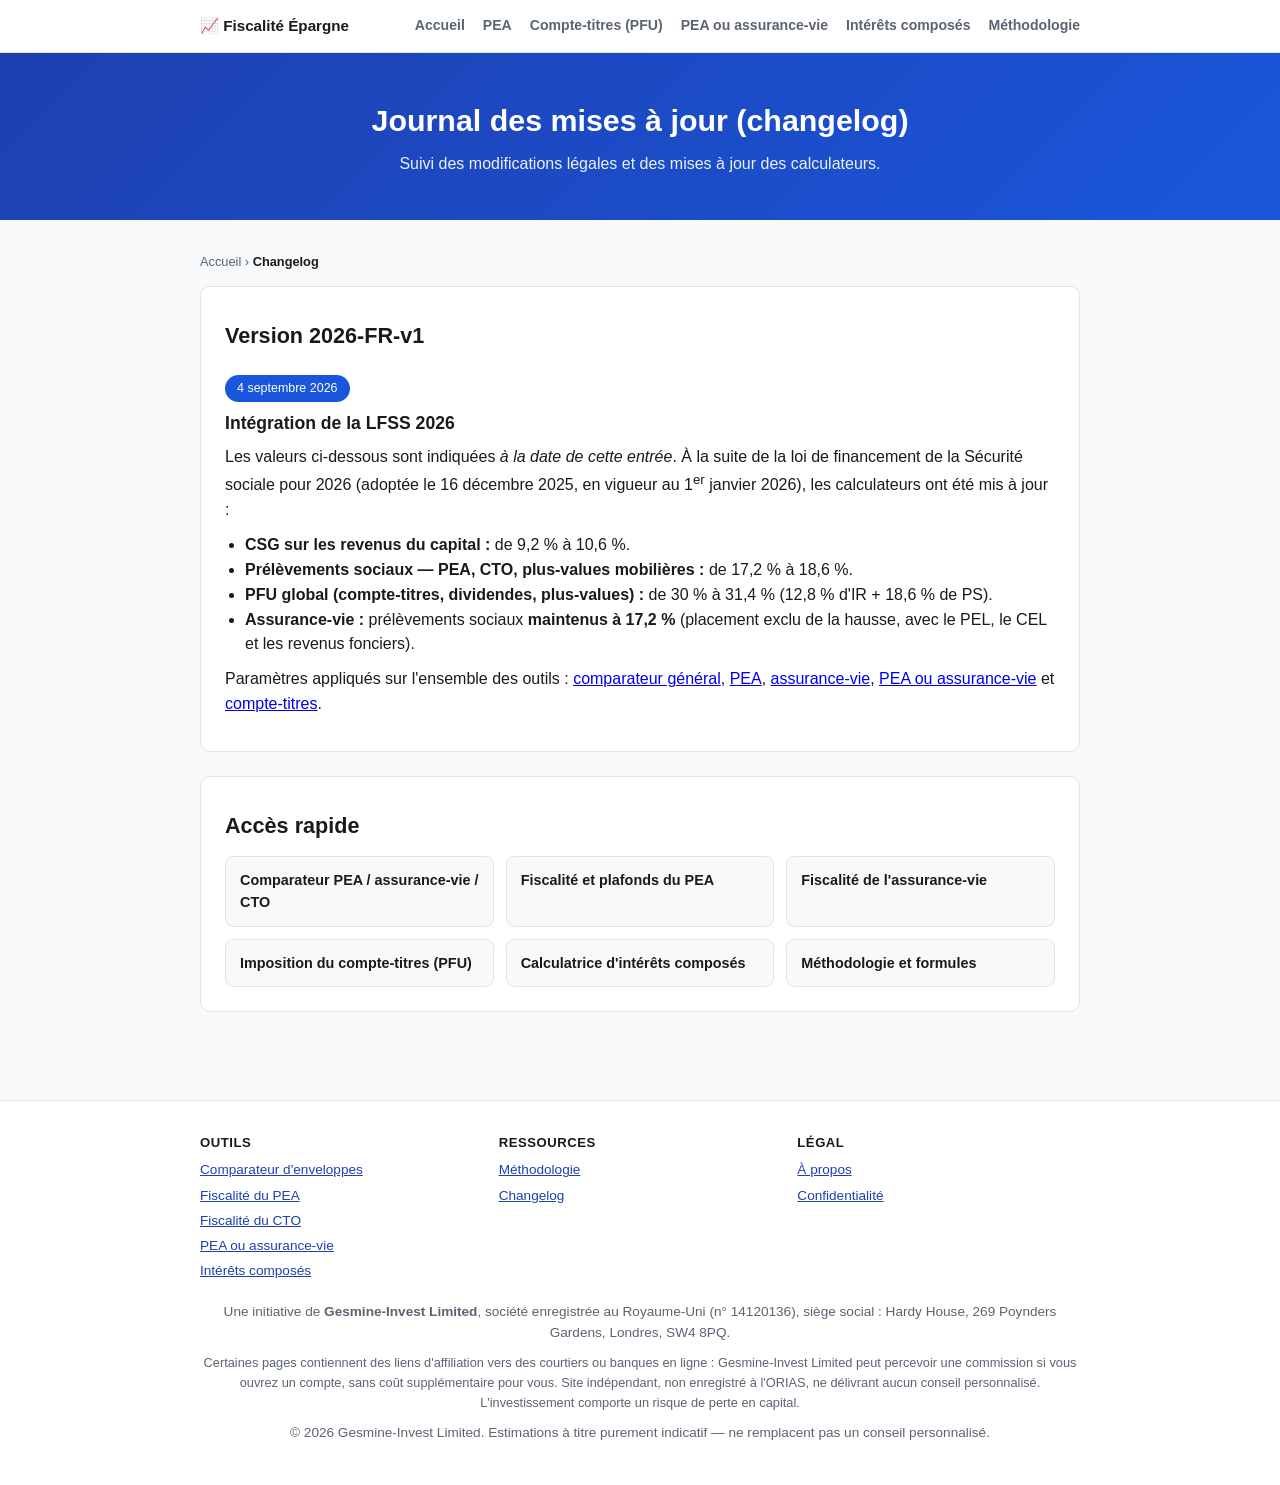
<file: changelog/index.html>
<!DOCTYPE html>
<html lang="fr">
<head>
<meta charset="UTF-8">
<meta name="viewport" content="width=device-width, initial-scale=1.0">
<title>Changelog des taux fiscaux — mises à jour 2026</title>
<meta name="description" content="Historique des mises à jour fiscales et des modifications de taux (LFSS, impôt sur le revenu, prélèvements sociaux) appliquées aux simulateurs de fiscalité de l'épargne.">
<link rel="canonical" href="https://fiscaliteepargne.fr/changelog/">
<meta property="og:type" content="article">
<meta property="og:title" content="Changelog des taux fiscaux — mises à jour 2026">
<meta property="og:description" content="Historique des mises à jour fiscales et des modifications de taux (LFSS, impôt sur le revenu, prélèvements sociaux) appliquées aux simulateurs de fiscalité de l'épargne.">
<meta property="og:url" content="https://fiscaliteepargne.fr/changelog/">
<meta property="og:site_name" content="Fiscalité Épargne">
<meta property="og:locale" content="fr_FR">
<meta name="twitter:card" content="summary_large_image">
<meta name="theme-color" content="#1e40af">
<link rel="stylesheet" href="/assets/style.css">
<link rel="icon" href="data:image/svg+xml,<svg xmlns=%22http://www.w3.org/2000/svg%22 viewBox=%220 0 100 100%22><text y=%22.9em%22 font-size=%2290%22>📈</text></svg>">
<script>window.__CONSTS__={"version":"2026-FR-v1","verifie_le":"2026-09-04","source_principale":"LFSS 2026, adoptée le 16/12/2025 — service-public.fr / Légifrance","pfu":{"ir_flat":0.128,"ps_standard":0.186,"ps_assurance_vie":0.172,"global_pea_cto":0.314,"global_av_avant_8_ans":0.3},"pea":{"plafond_versements":150000,"plafond_pea_pme":225000,"plafond_pea_jeune":20000,"duree_exoneration_ir":5,"ps_applicable":"ps_standard","hypothese_calculateur":"PEA ouvert à partir du 01/01/2018 — taux de PS à date, pas de régime de taux historiques","avertissement_pre_2018":"Pour un PEA ouvert avant 2018, un régime de taux historiques par tranche s'applique aux prélèvements sociaux — non modélisé ici, consultez votre établissement gestionnaire."},"assurance_vie":{"abattement_annuel_seul":4600,"abattement_annuel_couple":9200,"seuil_anciennete_ans":8,"seuil_primes_taux_reduit":150000,"taux_avant_8_ans":0.3,"taux_apres_8_ans_sous_seuil":0.075,"taux_apres_8_ans_au_dela_seuil":0.128,"pfl_historique":{"avant_4_ans":0.35,"de_4_a_8_ans":0.15,"apres_8_ans":0.075},"abattement_deces_avant_70_ans":152500,"abattement_deces_apres_70_ans":30500,"date_charniere_versements":"2017-09-27","ps_applicable":"ps_assurance_vie","hypothese_calculateur":"Le calculateur diagnostique simule l'imposition d'un rachat sur un contrat détenu. Le seuil de 150 000 € est apprécié selon une proratisation simplifiée sur le total des primes saisi."},"cto":{"pfu_applicable":"global_pea_cto","abattement_dividendes_bareme":0.4,"csg_deductible_bareme":0.068},"sources":{"lfss_2026":["Légifrance — LFSS 2026","https://www.legifrance.gouv.fr/jorf/id/JORFTEXT000050800000"],"sp_pea":["service-public.fr — Plan d'épargne en actions (PEA)","https://www.service-public.fr/particuliers/vosdroits/F1662"],"sp_av_rachat":["service-public.fr — Assurance-vie : imposition en cas de rachat","https://www.service-public.fr/particuliers/vosdroits/F14204"],"sp_av_deces":["service-public.fr — Assurance-vie : décès de l'assuré","https://www.service-public.fr/particuliers/vosdroits/F15393"],"sp_pfu":["service-public.fr — Prélèvement forfaitaire unique (PFU / flat tax)","https://www.service-public.fr/particuliers/vosdroits/F34913"],"impots_pv_mobilieres":["impots.gouv.fr — Plus-values de cession de valeurs mobilières","https://www.impots.gouv.fr/particulier/les-plus-values-de-cession-de-valeurs-mobilieres-et-de-droits-sociaux"],"bofip_rcm":["BOFiP — Revenus de capitaux mobiliers (BOI-RPPM-RCM)","https://bofip.impots.gouv.fr/bofip/3806-PGP.html"],"lafinancepourtous_pfu":["La finance pour tous — Le prélèvement forfaitaire unique","https://www.lafinancepourtous.com/decryptages/impots/calcul-de-l-impot/le-prelevement-forfaitaire-unique-pfu-ou-flat-tax/"]},"table":[{"label":"PFU — impôt sur le revenu (flat tax IR)","value":"12,8 %","revise_le":"2026-09-04","source":"lfss_2026"},{"label":"Prélèvements sociaux — PEA &amp; CTO","value":"18,6 %","revise_le":"2026-09-04","source":"lfss_2026"},{"label":"Prélèvements sociaux — assurance-vie (maintenus)","value":"17,2 %","revise_le":"2026-09-04","source":"sp_av_rachat"},{"label":"PFU global — CTO, dividendes, plus-values mobilières","value":"31,4 %","revise_le":"2026-09-04","source":"lfss_2026"},{"label":"PFU assurance-vie &lt; 8 ans (IR 12,8 % + PS 17,2 %)","value":"30,0 %","revise_le":"2026-09-04","source":"sp_av_rachat"},{"label":"Taux IR réduit assurance-vie &gt; 8 ans (primes ≤ 150 000 €)","value":"7,5 %","revise_le":"2026-09-04","source":"sp_av_rachat"},{"label":"Plafond de versements — PEA classique","value":"150 000 €","revise_le":"2026-09-04","source":"sp_pea"},{"label":"Plafond de versements — PEA + PEA-PME (cumulé)","value":"225 000 €","revise_le":"2026-09-04","source":"sp_pea"},{"label":"Abattement annuel assurance-vie &gt; 8 ans","value":"4 600 € seul / 9 200 € couple","revise_le":"2026-09-04","source":"sp_av_rachat"},{"label":"Abattement dividendes au barème progressif","value":"40 %","revise_le":"2026-09-04","source":"sp_pfu"},{"label":"Abattement transmission AV — primes avant 70 ans (art. 990 I CGI)","value":"152 500 € / bénéficiaire","revise_le":"2026-09-04","source":"sp_av_deces"},{"label":"Abattement transmission AV — primes après 70 ans (art. 757 B CGI)","value":"30 500 € global","revise_le":"2026-09-04","source":"sp_av_deces"}]};</script>
<script type="application/ld+json">
{
  "@context": "https://schema.org",
  "@graph": [
    {
      "@type": "Organization",
      "@id": "https://fiscaliteepargne.fr/#org",
      "name": "Fiscalité Épargne",
      "url": "https://fiscaliteepargne.fr/",
      "legalName": "Gesmine-Invest Limited",
      "identifier": {
        "@type": "PropertyValue",
        "name": "UK Company Number",
        "value": "14120136"
      },
      "address": {
        "@type": "PostalAddress",
        "streetAddress": "Hardy House, 269 Poynders Gardens",
        "addressLocality": "London",
        "postalCode": "SW4 8PQ",
        "addressCountry": "GB"
      },
      "sameAs": [
        "https://github.com/sadiyaqeen92639572-cloud/fiscaliteepargne"
      ]
    },
    {
      "@type": "WebSite",
      "@id": "https://fiscaliteepargne.fr/#website",
      "name": "Fiscalité Épargne",
      "url": "https://fiscaliteepargne.fr/",
      "inLanguage": "fr-FR",
      "publisher": {
        "@id": "https://fiscaliteepargne.fr/#org"
      }
    },
    {
      "@type": "WebPage",
      "@id": "https://fiscaliteepargne.fr/changelog/#page",
      "url": "https://fiscaliteepargne.fr/changelog/",
      "name": "Changelog des taux fiscaux — mises à jour 2026",
      "headline": "Journal des mises à jour (changelog)",
      "description": "Historique des mises à jour fiscales et des modifications de taux (LFSS, impôt sur le revenu, prélèvements sociaux) appliquées aux simulateurs de fiscalité de l'épargne.",
      "inLanguage": "fr-FR",
      "isPartOf": {
        "@id": "https://fiscaliteepargne.fr/#website"
      },
      "datePublished": "2026-09-04",
      "dateModified": "2026-09-07"
    },
    {
      "@type": "BreadcrumbList",
      "itemListElement": [
        {
          "@type": "ListItem",
          "position": 1,
          "name": "Accueil",
          "item": "https://fiscaliteepargne.fr/"
        },
        {
          "@type": "ListItem",
          "position": 2,
          "name": "Changelog",
          "item": "https://fiscaliteepargne.fr/changelog/"
        }
      ]
    }
  ]
}
</script>
</head>
<body>
<nav class="site-nav" aria-label="Navigation principale">
  <div class="container">
    <a href="/" class="nav-brand">📈 Fiscalité Épargne</a>
    <details><summary>Menu ▾</summary></details>
    <div class="nav-links">
      <a href="/">Accueil</a>
      <a href="/pea/">PEA</a>
      <a href="/compte-titres-fiscalite/">Compte-titres (PFU)</a>
      <a href="/pea-ou-assurance-vie/">PEA ou assurance-vie</a>
      <a href="/interet-compose/">Intérêts composés</a>
      <a href="/methodologie/">Méthodologie</a>
    </div>
  </div>
</nav>
<header>
  <div class="container">
    
    <h1>Journal des mises à jour (changelog)</h1>
    <p>Suivi des modifications légales et des mises à jour des calculateurs.</p>
    
  </div>
</header>

<main class="container">
  <nav class="breadcrumb" aria-label="Fil d'Ariane"><a href="/">Accueil</a> &rsaquo; <span>Changelog</span></nav>
  <div class='card'><h2>Version 2026-FR-v1</h2><div><span class='badge' style='background:var(--brand);color:#fff'>4 septembre 2026</span><h3 style='margin-top:8px'>Intégration de la LFSS 2026</h3><p>Les valeurs ci-dessous sont indiquées <em>à la date de cette entrée</em>. À la suite de la loi de financement de la Sécurité sociale pour 2026 (adoptée le 16 décembre 2025, en vigueur au 1<sup>er</sup> janvier 2026), les calculateurs ont été mis à jour :</p><ul><li><strong>CSG sur les revenus du capital :</strong> de 9,2 % à 10,6 %.</li><li><strong>Prélèvements sociaux — PEA, CTO, plus-values mobilières :</strong> de 17,2 % à 18,6 %.</li><li><strong>PFU global (compte-titres, dividendes, plus-values) :</strong> de 30 % à 31,4 % (12,8 % d'IR + 18,6 % de PS).</li><li><strong>Assurance-vie :</strong> prélèvements sociaux <strong>maintenus à 17,2 %</strong> (placement exclu de la hausse, avec le PEL, le CEL et les revenus fonciers).</li></ul><p>Paramètres appliqués sur l'ensemble des outils : <a href='/'>comparateur général</a>, <a href='/pea/'>PEA</a>, <a href='/assurance-vie-fiscalite/'>assurance-vie</a>, <a href='/pea-ou-assurance-vie/'>PEA ou assurance-vie</a> et <a href='/compte-titres-fiscalite/'>compte-titres</a>.</p></div></div>

  <div class='eeat-section'><h2>Accès rapide</h2><div class='link-grid'><a href='/'>Comparateur PEA / assurance-vie / CTO</a><a href='/pea/'>Fiscalité et plafonds du PEA</a><a href='/assurance-vie-fiscalite/'>Fiscalité de l'assurance-vie</a><a href='/compte-titres-fiscalite/'>Imposition du compte-titres (PFU)</a><a href='/interet-compose/'>Calculatrice d'intérêts composés</a><a href='/methodologie/'>Méthodologie et formules</a></div></div>

  
</main>

<footer>
  <div class="container">
    <div class="footer-cols"><div><strong>Outils</strong><ul><li><a href="/">Comparateur d'enveloppes</a></li><li><a href="/pea/">Fiscalité du PEA</a></li><li><a href="/compte-titres-fiscalite/">Fiscalité du CTO</a></li><li><a href="/pea-ou-assurance-vie/">PEA ou assurance-vie</a></li><li><a href="/interet-compose/">Intérêts composés</a></li></ul></div><div><strong>Ressources</strong><ul><li><a href="/methodologie/">Méthodologie</a></li><li><a href="/changelog/">Changelog</a></li></ul></div><div><strong>Légal</strong><ul><li><a href="/about/">À propos</a></li><li><a href="/privacy/">Confidentialité</a></li></ul></div></div>
    <p style="margin-top:16px;">Une initiative de <strong>Gesmine-Invest Limited</strong>, société enregistrée au Royaume-Uni (n° 14120136), siège social : Hardy House, 269 Poynders Gardens, Londres, SW4 8PQ.</p>
    <p style="margin-top:8px;font-size:.8rem;">Certaines pages contiennent des liens d'affiliation vers des courtiers ou banques en ligne : Gesmine-Invest Limited peut percevoir une commission si vous ouvrez un compte, sans coût supplémentaire pour vous. Site indépendant, non enregistré à l'ORIAS, ne délivrant aucun conseil personnalisé. L'investissement comporte un risque de perte en capital.</p>
    <p style="margin-top:8px;">© 2026 Gesmine-Invest Limited. Estimations à titre purement indicatif — ne remplacent pas un conseil personnalisé.</p>
  </div>
</footer>
<script>
function toggleFaq(b){b.classList.toggle('open');b.nextElementSibling.classList.toggle('open');}
</script>
</body>
</html>
</file>
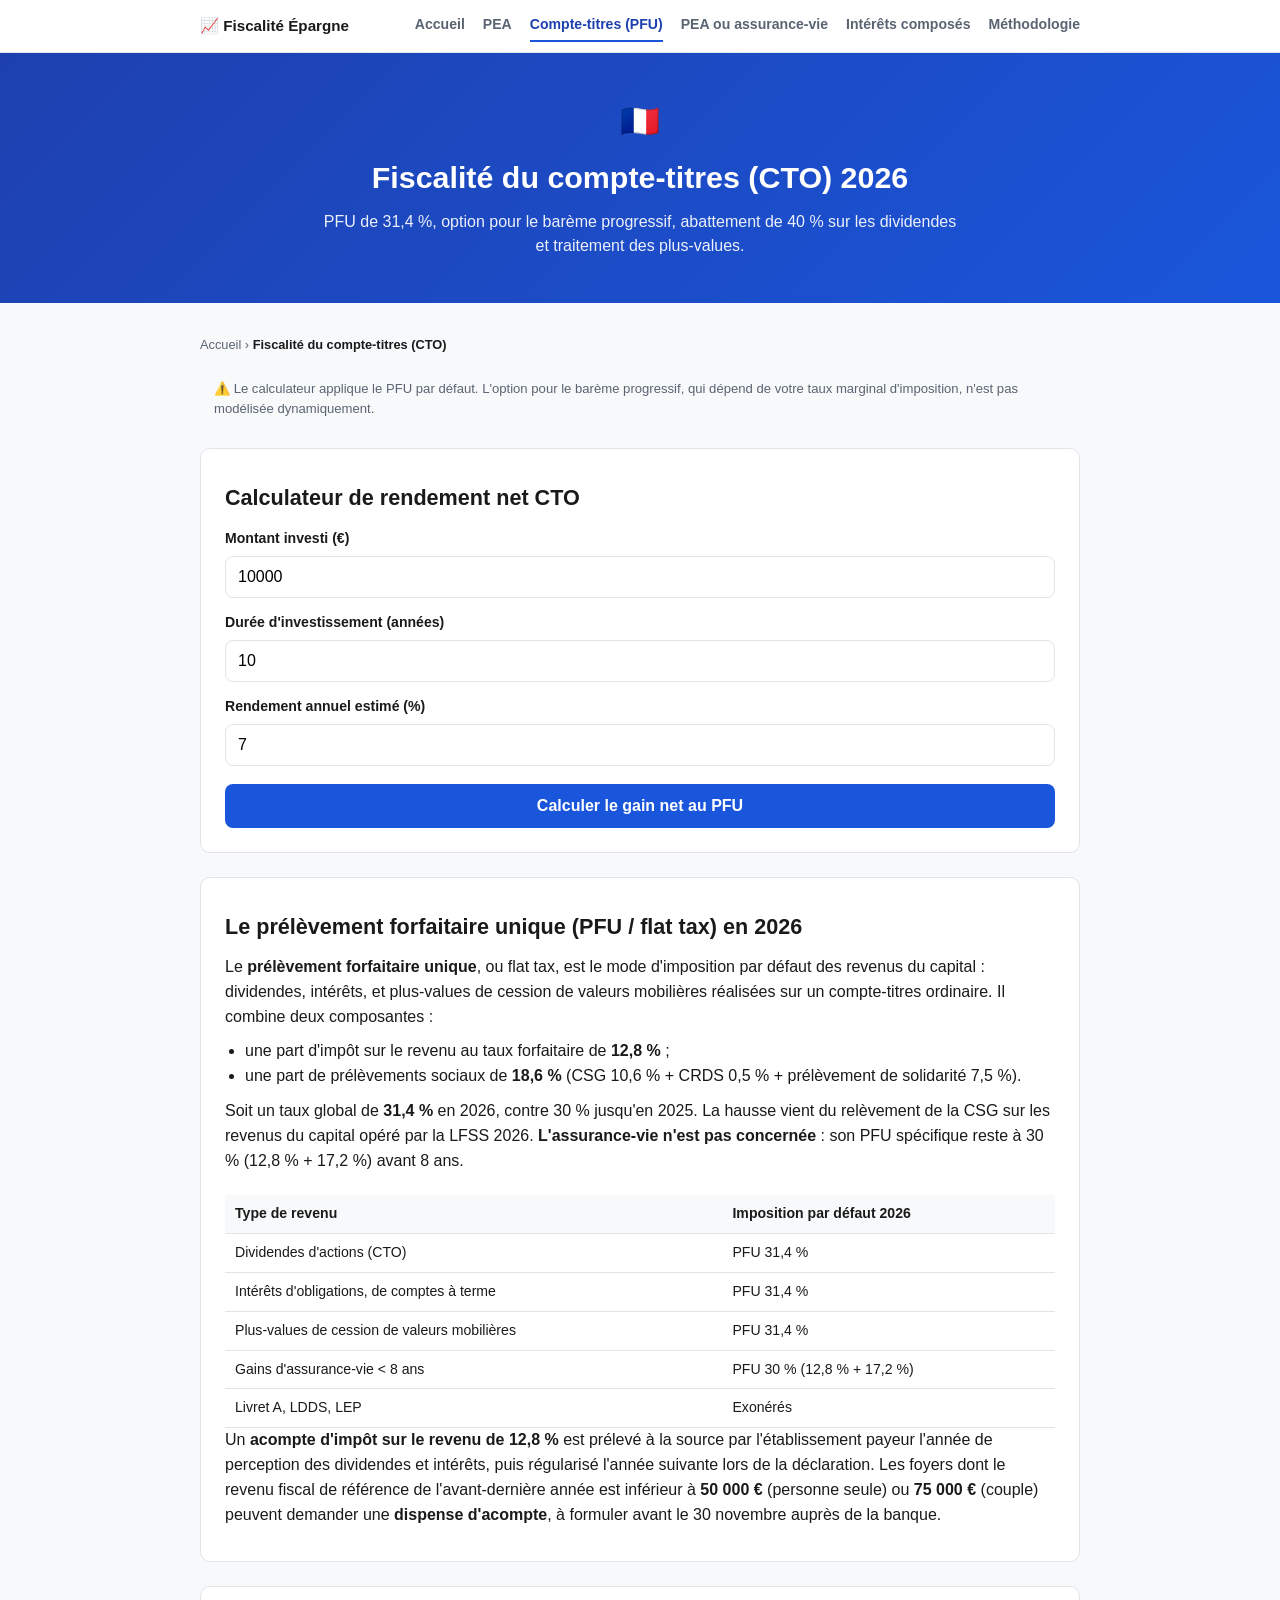
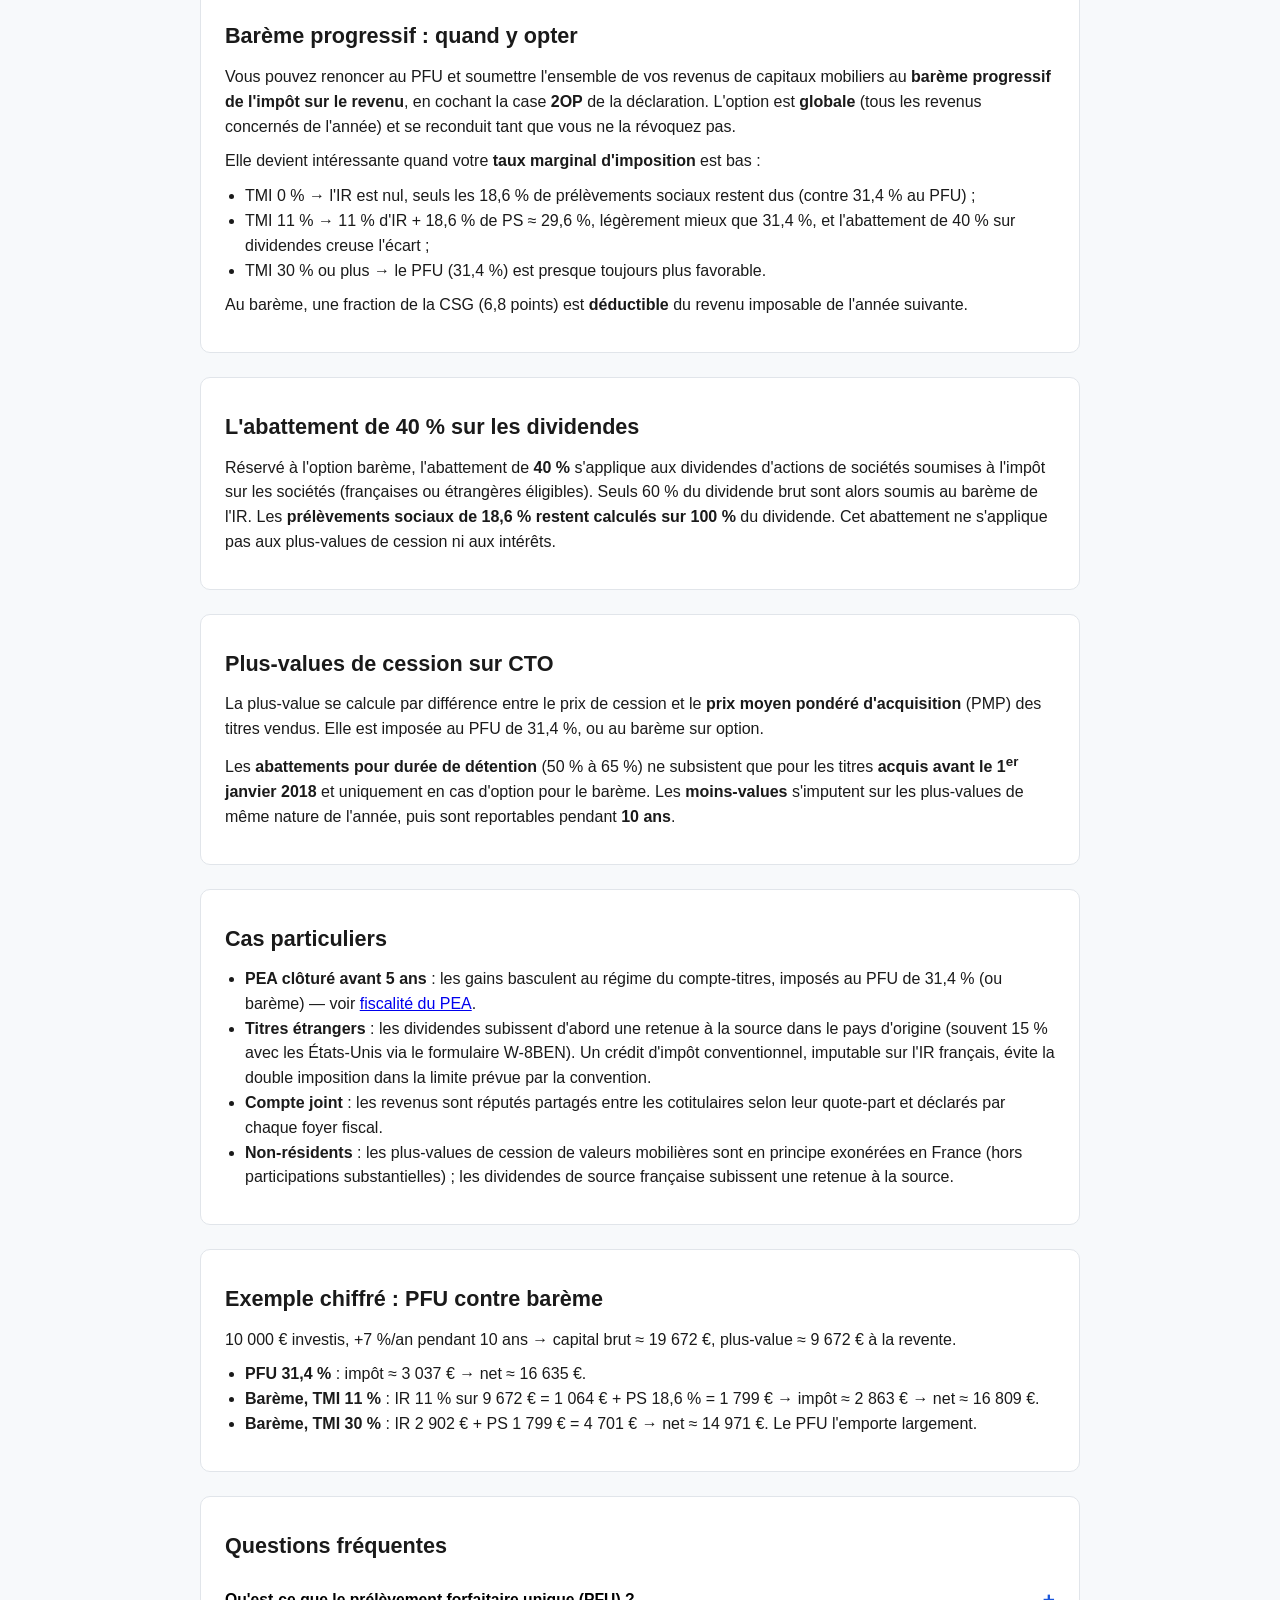
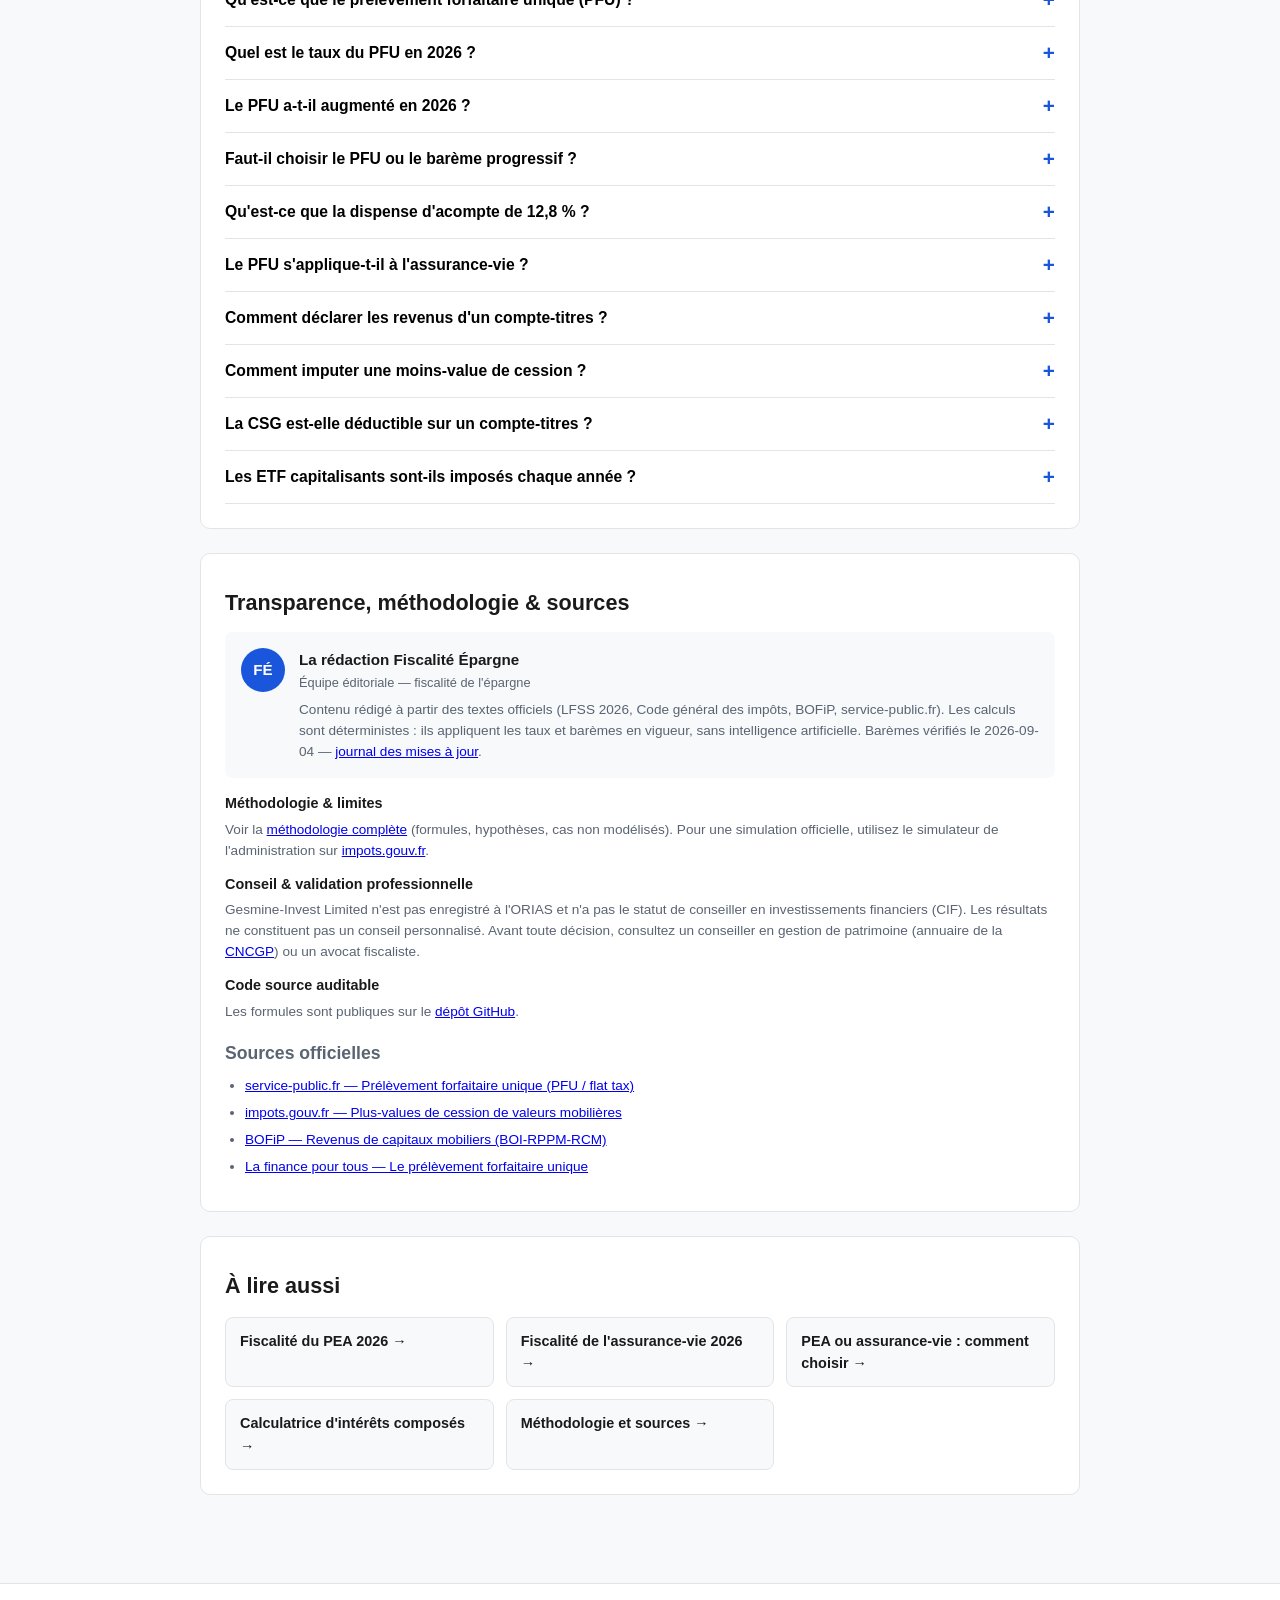
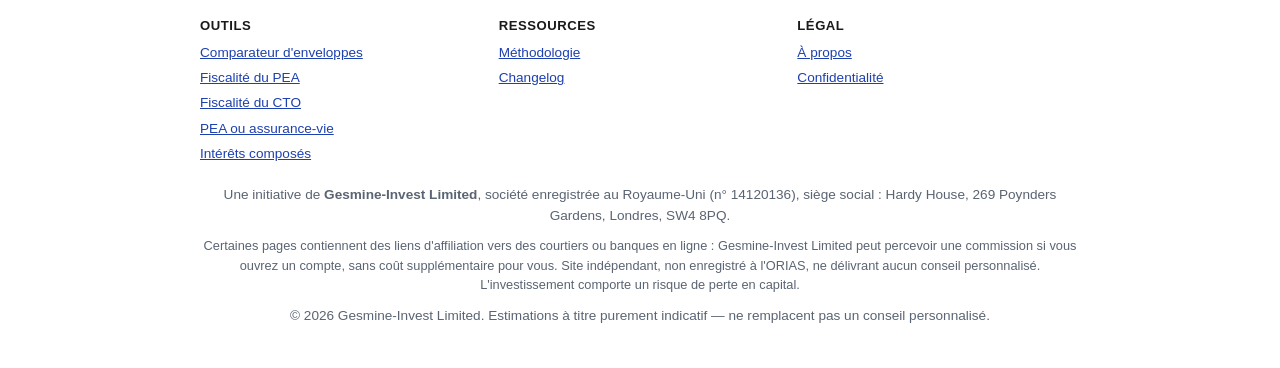
<file: compte-titres-fiscalite/index.html>
<!DOCTYPE html>
<html lang="fr">
<head>
<meta charset="UTF-8">
<meta name="viewport" content="width=device-width, initial-scale=1.0">
<title>Fiscalité du compte-titres (CTO) 2026 : PFU 31,4 % ou barème progressif ?</title>
<meta name="description" content="Fiscalité du compte-titres ordinaire en 2026 : prélèvement forfaitaire unique de 31,4 %, option barème progressif, abattement 40 % sur dividendes, plus-values de cession. Simulateur de rendement net.">
<link rel="canonical" href="https://fiscaliteepargne.fr/compte-titres-fiscalite/">
<meta property="og:type" content="article">
<meta property="og:title" content="Fiscalité du compte-titres (CTO) 2026 : PFU 31,4 % ou barème progressif ?">
<meta property="og:description" content="Fiscalité du compte-titres ordinaire en 2026 : prélèvement forfaitaire unique de 31,4 %, option barème progressif, abattement 40 % sur dividendes, plus-values de cession. Simulateur de rendement net.">
<meta property="og:url" content="https://fiscaliteepargne.fr/compte-titres-fiscalite/">
<meta property="og:site_name" content="Fiscalité Épargne">
<meta property="og:locale" content="fr_FR">
<meta name="twitter:card" content="summary_large_image">
<meta name="theme-color" content="#1e40af">
<link rel="stylesheet" href="/assets/style.css">
<link rel="icon" href="data:image/svg+xml,<svg xmlns=%22http://www.w3.org/2000/svg%22 viewBox=%220 0 100 100%22><text y=%22.9em%22 font-size=%2290%22>📈</text></svg>">
<script>window.__CONSTS__={"version":"2026-FR-v1","verifie_le":"2026-09-04","source_principale":"LFSS 2026, adoptée le 16/12/2025 — service-public.fr / Légifrance","pfu":{"ir_flat":0.128,"ps_standard":0.186,"ps_assurance_vie":0.172,"global_pea_cto":0.314,"global_av_avant_8_ans":0.3},"pea":{"plafond_versements":150000,"plafond_pea_pme":225000,"plafond_pea_jeune":20000,"duree_exoneration_ir":5,"ps_applicable":"ps_standard","hypothese_calculateur":"PEA ouvert à partir du 01/01/2018 — taux de PS à date, pas de régime de taux historiques","avertissement_pre_2018":"Pour un PEA ouvert avant 2018, un régime de taux historiques par tranche s'applique aux prélèvements sociaux — non modélisé ici, consultez votre établissement gestionnaire."},"assurance_vie":{"abattement_annuel_seul":4600,"abattement_annuel_couple":9200,"seuil_anciennete_ans":8,"seuil_primes_taux_reduit":150000,"taux_avant_8_ans":0.3,"taux_apres_8_ans_sous_seuil":0.075,"taux_apres_8_ans_au_dela_seuil":0.128,"pfl_historique":{"avant_4_ans":0.35,"de_4_a_8_ans":0.15,"apres_8_ans":0.075},"abattement_deces_avant_70_ans":152500,"abattement_deces_apres_70_ans":30500,"date_charniere_versements":"2017-09-27","ps_applicable":"ps_assurance_vie","hypothese_calculateur":"Le calculateur diagnostique simule l'imposition d'un rachat sur un contrat détenu. Le seuil de 150 000 € est apprécié selon une proratisation simplifiée sur le total des primes saisi."},"cto":{"pfu_applicable":"global_pea_cto","abattement_dividendes_bareme":0.4,"csg_deductible_bareme":0.068},"sources":{"lfss_2026":["Légifrance — LFSS 2026","https://www.legifrance.gouv.fr/jorf/id/JORFTEXT000050800000"],"sp_pea":["service-public.fr — Plan d'épargne en actions (PEA)","https://www.service-public.fr/particuliers/vosdroits/F1662"],"sp_av_rachat":["service-public.fr — Assurance-vie : imposition en cas de rachat","https://www.service-public.fr/particuliers/vosdroits/F14204"],"sp_av_deces":["service-public.fr — Assurance-vie : décès de l'assuré","https://www.service-public.fr/particuliers/vosdroits/F15393"],"sp_pfu":["service-public.fr — Prélèvement forfaitaire unique (PFU / flat tax)","https://www.service-public.fr/particuliers/vosdroits/F34913"],"impots_pv_mobilieres":["impots.gouv.fr — Plus-values de cession de valeurs mobilières","https://www.impots.gouv.fr/particulier/les-plus-values-de-cession-de-valeurs-mobilieres-et-de-droits-sociaux"],"bofip_rcm":["BOFiP — Revenus de capitaux mobiliers (BOI-RPPM-RCM)","https://bofip.impots.gouv.fr/bofip/3806-PGP.html"],"lafinancepourtous_pfu":["La finance pour tous — Le prélèvement forfaitaire unique","https://www.lafinancepourtous.com/decryptages/impots/calcul-de-l-impot/le-prelevement-forfaitaire-unique-pfu-ou-flat-tax/"]},"table":[{"label":"PFU — impôt sur le revenu (flat tax IR)","value":"12,8 %","revise_le":"2026-09-04","source":"lfss_2026"},{"label":"Prélèvements sociaux — PEA &amp; CTO","value":"18,6 %","revise_le":"2026-09-04","source":"lfss_2026"},{"label":"Prélèvements sociaux — assurance-vie (maintenus)","value":"17,2 %","revise_le":"2026-09-04","source":"sp_av_rachat"},{"label":"PFU global — CTO, dividendes, plus-values mobilières","value":"31,4 %","revise_le":"2026-09-04","source":"lfss_2026"},{"label":"PFU assurance-vie &lt; 8 ans (IR 12,8 % + PS 17,2 %)","value":"30,0 %","revise_le":"2026-09-04","source":"sp_av_rachat"},{"label":"Taux IR réduit assurance-vie &gt; 8 ans (primes ≤ 150 000 €)","value":"7,5 %","revise_le":"2026-09-04","source":"sp_av_rachat"},{"label":"Plafond de versements — PEA classique","value":"150 000 €","revise_le":"2026-09-04","source":"sp_pea"},{"label":"Plafond de versements — PEA + PEA-PME (cumulé)","value":"225 000 €","revise_le":"2026-09-04","source":"sp_pea"},{"label":"Abattement annuel assurance-vie &gt; 8 ans","value":"4 600 € seul / 9 200 € couple","revise_le":"2026-09-04","source":"sp_av_rachat"},{"label":"Abattement dividendes au barème progressif","value":"40 %","revise_le":"2026-09-04","source":"sp_pfu"},{"label":"Abattement transmission AV — primes avant 70 ans (art. 990 I CGI)","value":"152 500 € / bénéficiaire","revise_le":"2026-09-04","source":"sp_av_deces"},{"label":"Abattement transmission AV — primes après 70 ans (art. 757 B CGI)","value":"30 500 € global","revise_le":"2026-09-04","source":"sp_av_deces"}]};</script>
<script src="/assets/calculators.js" defer></script>
<script type="application/ld+json">
{
  "@context": "https://schema.org",
  "@graph": [
    {
      "@type": "Organization",
      "@id": "https://fiscaliteepargne.fr/#org",
      "name": "Fiscalité Épargne",
      "url": "https://fiscaliteepargne.fr/",
      "legalName": "Gesmine-Invest Limited",
      "identifier": {
        "@type": "PropertyValue",
        "name": "UK Company Number",
        "value": "14120136"
      },
      "address": {
        "@type": "PostalAddress",
        "streetAddress": "Hardy House, 269 Poynders Gardens",
        "addressLocality": "London",
        "postalCode": "SW4 8PQ",
        "addressCountry": "GB"
      },
      "sameAs": [
        "https://github.com/sadiyaqeen92639572-cloud/fiscaliteepargne"
      ]
    },
    {
      "@type": "WebSite",
      "@id": "https://fiscaliteepargne.fr/#website",
      "name": "Fiscalité Épargne",
      "url": "https://fiscaliteepargne.fr/",
      "inLanguage": "fr-FR",
      "publisher": {
        "@id": "https://fiscaliteepargne.fr/#org"
      }
    },
    {
      "@type": "Article",
      "@id": "https://fiscaliteepargne.fr/compte-titres-fiscalite/#page",
      "url": "https://fiscaliteepargne.fr/compte-titres-fiscalite/",
      "name": "Fiscalité du compte-titres (CTO) 2026 : PFU 31,4 % ou barème progressif ?",
      "headline": "Fiscalité du compte-titres (CTO) 2026",
      "description": "Fiscalité du compte-titres ordinaire en 2026 : prélèvement forfaitaire unique de 31,4 %, option barème progressif, abattement 40 % sur dividendes, plus-values de cession. Simulateur de rendement net.",
      "inLanguage": "fr-FR",
      "isPartOf": {
        "@id": "https://fiscaliteepargne.fr/#website"
      },
      "datePublished": "2026-09-04",
      "dateModified": "2026-09-07",
      "author": {
        "@type": "Organization",
        "name": "La rédaction Fiscalité Épargne",
        "url": "https://fiscaliteepargne.fr/about/"
      },
      "publisher": {
        "@id": "https://fiscaliteepargne.fr/#org"
      },
      "about": {
        "@type": "DefinedTerm",
        "name": "Prélèvement forfaitaire unique"
      }
    },
    {
      "@type": "BreadcrumbList",
      "itemListElement": [
        {
          "@type": "ListItem",
          "position": 1,
          "name": "Accueil",
          "item": "https://fiscaliteepargne.fr/"
        },
        {
          "@type": "ListItem",
          "position": 2,
          "name": "Fiscalité du compte-titres (CTO)",
          "item": "https://fiscaliteepargne.fr/compte-titres-fiscalite/"
        }
      ]
    },
    {
      "@type": "FAQPage",
      "mainEntity": [
        {
          "@type": "Question",
          "name": "Qu'est-ce que le prélèvement forfaitaire unique (PFU) ?",
          "acceptedAnswer": {
            "@type": "Answer",
            "text": "C'est le mode d'imposition par défaut des revenus du capital (dividendes, intérêts, plus-values mobilières). Il combine 12,8 % d'impôt sur le revenu et les prélèvements sociaux. Sur un compte-titres, le taux global est de 31,4 % en 2026."
          }
        },
        {
          "@type": "Question",
          "name": "Quel est le taux du PFU en 2026 ?",
          "acceptedAnswer": {
            "@type": "Answer",
            "text": "31,4 % sur un compte-titres (12,8 % d'IR + 18,6 % de prélèvements sociaux), contre 30 % jusqu'en 2025. Le PFU applicable aux gains d'assurance-vie de moins de 8 ans reste à 30 % (12,8 % + 17,2 %)."
          }
        },
        {
          "@type": "Question",
          "name": "Le PFU a-t-il augmenté en 2026 ?",
          "acceptedAnswer": {
            "@type": "Answer",
            "text": "Oui, mécaniquement : les prélèvements sociaux sur les revenus du capital sont passés de 17,2 % à 18,6 % (relèvement de la CSG par la LFSS 2026), ce qui porte le PFU global de 30 % à 31,4 % sur le compte-titres, les dividendes et les plus-values mobilières."
          }
        },
        {
          "@type": "Question",
          "name": "Faut-il choisir le PFU ou le barème progressif ?",
          "acceptedAnswer": {
            "@type": "Answer",
            "text": "Le PFU (31,4 %) est le plus souvent favorable. Le barème progressif n'a d'intérêt que si votre taux marginal d'imposition est de 0 % ou 11 %, notamment grâce à l'abattement de 40 % sur les dividendes et à la CSG partiellement déductible. L'option (case 2OP) est globale et vaut pour tous vos revenus de capitaux mobiliers de l'année."
          }
        },
        {
          "@type": "Question",
          "name": "Qu'est-ce que la dispense d'acompte de 12,8 % ?",
          "acceptedAnswer": {
            "@type": "Answer",
            "text": "Un acompte d'IR de 12,8 % est prélevé à la source sur les dividendes et intérêts. Les foyers dont le revenu fiscal de référence de l'avant-dernière année est inférieur à 50 000 € (personne seule) ou 75 000 € (couple) peuvent en être dispensés, en le demandant à leur banque avant le 30 novembre."
          }
        },
        {
          "@type": "Question",
          "name": "Le PFU s'applique-t-il à l'assurance-vie ?",
          "acceptedAnswer": {
            "@type": "Answer",
            "text": "Un PFU spécifique s'applique à l'assurance-vie, mais à un taux différent : 30 % (12,8 % + 17,2 %) avant 8 ans, et 7,5 % / 12,8 % + 17,2 % après 8 ans avec abattement. Le PFU de 31,4 % concerne le compte-titres, les dividendes et les plus-values mobilières. Voir la fiscalité de l'assurance-vie."
          }
        },
        {
          "@type": "Question",
          "name": "Comment déclarer les revenus d'un compte-titres ?",
          "acceptedAnswer": {
            "@type": "Answer",
            "text": "Les dividendes, intérêts et plus-values sont pré-remplis à partir de l'IFU transmis par la banque, sur la déclaration 2042 (revenus de capitaux mobiliers) et, pour les plus-values, sur la 2074 le cas échéant. L'acompte de 12,8 % déjà prélevé est déduit. La case 2OP permet d'opter pour le barème."
          }
        },
        {
          "@type": "Question",
          "name": "Comment imputer une moins-value de cession ?",
          "acceptedAnswer": {
            "@type": "Answer",
            "text": "Les moins-values de cession de valeurs mobilières s'imputent d'abord sur les plus-values de même nature réalisées la même année, puis, en cas de reliquat, sont reportables sur les plus-values des 10 années suivantes. Elles ne s'imputent pas sur le revenu global."
          }
        },
        {
          "@type": "Question",
          "name": "La CSG est-elle déductible sur un compte-titres ?",
          "acceptedAnswer": {
            "@type": "Answer",
            "text": "Uniquement en cas d'option pour le barème progressif : 6,8 points de CSG sur les 18,6 % de prélèvements sociaux sont alors déductibles du revenu imposable de l'année suivante. Au PFU, aucune fraction de CSG n'est déductible."
          }
        },
        {
          "@type": "Question",
          "name": "Les ETF capitalisants sont-ils imposés chaque année ?",
          "acceptedAnswer": {
            "@type": "Answer",
            "text": "Non. Un ETF capitalisant ne distribue pas de dividende : il n'y a donc pas d'imposition annuelle. La plus-value latente n'est imposée qu'au moment de la revente des parts, au PFU de 31,4 % ou au barème."
          }
        }
      ]
    },
    {
      "@type": "WebApplication",
      "name": "Fiscalité du compte-titres (CTO) 2026",
      "url": "https://fiscaliteepargne.fr/compte-titres-fiscalite/",
      "applicationCategory": "FinanceApplication",
      "operatingSystem": "Any",
      "offers": {
        "@type": "Offer",
        "price": "0",
        "priceCurrency": "EUR"
      },
      "areaServed": "FR",
      "publisher": {
        "@id": "https://fiscaliteepargne.fr/#org"
      }
    }
  ]
}
</script>
</head>
<body>
<nav class="site-nav" aria-label="Navigation principale">
  <div class="container">
    <a href="/" class="nav-brand">📈 Fiscalité Épargne</a>
    <details><summary>Menu ▾</summary></details>
    <div class="nav-links">
      <a href="/">Accueil</a>
      <a href="/pea/">PEA</a>
      <a href="/compte-titres-fiscalite/" aria-current="page">Compte-titres (PFU)</a>
      <a href="/pea-ou-assurance-vie/">PEA ou assurance-vie</a>
      <a href="/interet-compose/">Intérêts composés</a>
      <a href="/methodologie/">Méthodologie</a>
    </div>
  </div>
</nav>
<header>
  <div class="container">
    <span class="flag">🇫🇷</span>
    <h1>Fiscalité du compte-titres (CTO) 2026</h1>
    <p>PFU de 31,4 %, option pour le barème progressif, abattement de 40 % sur les dividendes et traitement des plus-values.</p>
    
  </div>
</header>

<main class="container">
  <nav class="breadcrumb" aria-label="Fil d'Ariane"><a href="/">Accueil</a> &rsaquo; <span>Fiscalité du compte-titres (CTO)</span></nav>
  <div class="disclaimer-banner">⚠️ Le calculateur applique le PFU par défaut. L'option pour le barème progressif, qui dépend de votre taux marginal d'imposition, n'est pas modélisée dynamiquement.</div>

  <div class="card">
    <h2>Calculateur de rendement net CTO</h2>
    <label for="montant">Montant investi (€)</label>
    <input type="number" id="montant" value="10000" min="0">
    <label for="duree">Durée d'investissement (années)</label>
    <input type="number" id="duree" value="10" min="1">
    <label for="rendement">Rendement annuel estimé (%)</label>
    <input type="number" id="rendement" value="7" min="0" step="0.1">
    <button class="calc-btn" onclick="runCTO()">Calculer le gain net au PFU</button>
    <div class="result" id="cto-result">
      <div class="result-hero"><div class="amount" id="cto-net-val"></div><div class="amount-label">Capital final net (après impôt et prélèvements sociaux)</div></div>
      <div class="result-grid">
        <div class="stat"><div class="val" id="cto-brut-val"></div><div class="lbl">Capital brut</div></div>
        <div class="stat"><div class="val" id="cto-gains-val"></div><div class="lbl">Gains générés</div></div>
        <div class="stat"><div class="val" id="cto-ps-val"></div><div class="lbl">Prélèvements sociaux</div></div>
        <div class="stat"><div class="val" id="cto-ir-val"></div><div class="lbl">Impôt sur le revenu</div></div>
      </div>
      <div class="result-note">Imposition modélisée : <strong id="cto-pfu-rate"></strong> (PFU global sur les plus-values).</div>
    </div>
  </div>

  <div class='eeat-section'><h2 id='prelevement-forfaitaire-unique'>Le prélèvement forfaitaire unique (PFU / flat tax) en 2026</h2><p>Le <strong>prélèvement forfaitaire unique</strong>, ou flat tax, est le mode d'imposition par défaut des revenus du capital : dividendes, intérêts, et plus-values de cession de valeurs mobilières réalisées sur un compte-titres ordinaire. Il combine deux composantes :</p><ul><li>une part d'impôt sur le revenu au taux forfaitaire de <strong id='pfu-ir-rate'>12,8 %</strong> ;</li><li>une part de prélèvements sociaux de <strong id='pfu-ps-rate'>18,6 %</strong> (CSG 10,6 % + CRDS 0,5 % + prélèvement de solidarité 7,5 %).</li></ul><p>Soit un taux global de <strong id='pfu-total-rate'>31,4 %</strong> en 2026, contre 30 % jusqu'en 2025. La hausse vient du relèvement de la CSG sur les revenus du capital opéré par la LFSS 2026. <strong>L'assurance-vie n'est pas concernée</strong> : son PFU spécifique reste à 30 % (12,8 % + 17,2 %) avant 8 ans.</p><div class='overflow-wrap'><table class='const-table'><thead><tr><th>Type de revenu</th><th>Imposition par défaut 2026</th></tr></thead><tbody><tr><td>Dividendes d'actions (CTO)</td><td>PFU 31,4 %</td></tr><tr><td>Intérêts d'obligations, de comptes à terme</td><td>PFU 31,4 %</td></tr><tr><td>Plus-values de cession de valeurs mobilières</td><td>PFU 31,4 %</td></tr><tr><td>Gains d'assurance-vie &lt; 8 ans</td><td>PFU 30 % (12,8 % + 17,2 %)</td></tr><tr><td>Livret A, LDDS, LEP</td><td>Exonérés</td></tr></tbody></table></div><p>Un <strong>acompte d'impôt sur le revenu de 12,8 %</strong> est prélevé à la source par l'établissement payeur l'année de perception des dividendes et intérêts, puis régularisé l'année suivante lors de la déclaration. Les foyers dont le revenu fiscal de référence de l'avant-dernière année est inférieur à <strong>50 000 €</strong> (personne seule) ou <strong>75 000 €</strong> (couple) peuvent demander une <strong>dispense d'acompte</strong>, à formuler avant le 30 novembre auprès de la banque.</p></div>

  <div class='eeat-section'><h2>Barème progressif : quand y opter</h2><p>Vous pouvez renoncer au PFU et soumettre l'ensemble de vos revenus de capitaux mobiliers au <strong>barème progressif de l'impôt sur le revenu</strong>, en cochant la case <strong>2OP</strong> de la déclaration. L'option est <strong>globale</strong> (tous les revenus concernés de l'année) et se reconduit tant que vous ne la révoquez pas.</p><p>Elle devient intéressante quand votre <strong>taux marginal d'imposition</strong> est bas :</p><ul><li>TMI 0 % → l'IR est nul, seuls les 18,6 % de prélèvements sociaux restent dus (contre 31,4 % au PFU) ;</li><li>TMI 11 % → 11 % d'IR + 18,6 % de PS ≈ 29,6 %, légèrement mieux que 31,4 %, et l'abattement de 40 % sur dividendes creuse l'écart ;</li><li>TMI 30 % ou plus → le PFU (31,4 %) est presque toujours plus favorable.</li></ul><p>Au barème, une fraction de la CSG (6,8 points) est <strong>déductible</strong> du revenu imposable de l'année suivante.</p></div>

  <div class='eeat-section'><h2>L'abattement de 40 % sur les dividendes</h2><p>Réservé à l'option barème, l'abattement de <strong>40 %</strong> s'applique aux dividendes d'actions de sociétés soumises à l'impôt sur les sociétés (françaises ou étrangères éligibles). Seuls 60 % du dividende brut sont alors soumis au barème de l'IR. Les <strong>prélèvements sociaux de 18,6 % restent calculés sur 100 %</strong> du dividende. Cet abattement ne s'applique pas aux plus-values de cession ni aux intérêts.</p></div>

  <div class='eeat-section'><h2>Plus-values de cession sur CTO</h2><p>La plus-value se calcule par différence entre le prix de cession et le <strong>prix moyen pondéré d'acquisition</strong> (PMP) des titres vendus. Elle est imposée au PFU de 31,4 %, ou au barème sur option.</p><p>Les <strong>abattements pour durée de détention</strong> (50 % à 65 %) ne subsistent que pour les titres <strong>acquis avant le 1<sup>er</sup> janvier 2018</strong> et uniquement en cas d'option pour le barème. Les <strong>moins-values</strong> s'imputent sur les plus-values de même nature de l'année, puis sont reportables pendant <strong>10 ans</strong>.</p></div>

  <div class='eeat-section'><h2>Cas particuliers</h2><ul><li><strong>PEA clôturé avant 5 ans</strong> : les gains basculent au régime du compte-titres, imposés au PFU de 31,4 % (ou barème) — voir <a href='/pea/'>fiscalité du PEA</a>.</li><li><strong>Titres étrangers</strong> : les dividendes subissent d'abord une retenue à la source dans le pays d'origine (souvent 15 % avec les États-Unis via le formulaire W-8BEN). Un crédit d'impôt conventionnel, imputable sur l'IR français, évite la double imposition dans la limite prévue par la convention.</li><li><strong>Compte joint</strong> : les revenus sont réputés partagés entre les cotitulaires selon leur quote-part et déclarés par chaque foyer fiscal.</li><li><strong>Non-résidents</strong> : les plus-values de cession de valeurs mobilières sont en principe exonérées en France (hors participations substantielles) ; les dividendes de source française subissent une retenue à la source.</li></ul></div>

  <div class='eeat-section'><h2>Exemple chiffré : PFU contre barème</h2><p>10 000 € investis, +7 %/an pendant 10 ans → capital brut ≈ 19 672 €, plus-value ≈ 9 672 € à la revente.</p><ul><li><strong>PFU 31,4 %</strong> : impôt ≈ 3 037 € → net ≈ 16 635 €.</li><li><strong>Barème, TMI 11 %</strong> : IR 11 % sur 9 672 € = 1 064 € + PS 18,6 % = 1 799 € → impôt ≈ 2 863 € → net ≈ 16 809 €.</li><li><strong>Barème, TMI 30 %</strong> : IR 2 902 € + PS 1 799 € = 4 701 € → net ≈ 14 971 €. Le PFU l'emporte largement.</li></ul></div>

  <div class="eeat-section">
  <h2>Questions fréquentes</h2>
  <div class="faq-item">
    <button class="faq-q" onclick="toggleFaq(this)">Qu'est-ce que le prélèvement forfaitaire unique (PFU) ?</button>
    <div class="faq-a"><p>C'est le mode d'imposition par défaut des revenus du capital (dividendes, intérêts, plus-values mobilières). Il combine 12,8 % d'impôt sur le revenu et les prélèvements sociaux. Sur un compte-titres, le taux global est de 31,4 % en 2026.</p></div>
  </div>
  <div class="faq-item">
    <button class="faq-q" onclick="toggleFaq(this)">Quel est le taux du PFU en 2026 ?</button>
    <div class="faq-a"><p>31,4 % sur un compte-titres (12,8 % d'IR + 18,6 % de prélèvements sociaux), contre 30 % jusqu'en 2025. Le PFU applicable aux gains d'assurance-vie de moins de 8 ans reste à 30 % (12,8 % + 17,2 %).</p></div>
  </div>
  <div class="faq-item">
    <button class="faq-q" onclick="toggleFaq(this)">Le PFU a-t-il augmenté en 2026 ?</button>
    <div class="faq-a"><p>Oui, mécaniquement : les prélèvements sociaux sur les revenus du capital sont passés de 17,2 % à 18,6 % (relèvement de la CSG par la LFSS 2026), ce qui porte le PFU global de 30 % à 31,4 % sur le compte-titres, les dividendes et les plus-values mobilières.</p></div>
  </div>
  <div class="faq-item">
    <button class="faq-q" onclick="toggleFaq(this)">Faut-il choisir le PFU ou le barème progressif ?</button>
    <div class="faq-a"><p>Le PFU (31,4 %) est le plus souvent favorable. Le barème progressif n'a d'intérêt que si votre taux marginal d'imposition est de 0 % ou 11 %, notamment grâce à l'abattement de 40 % sur les dividendes et à la CSG partiellement déductible. L'option (case 2OP) est globale et vaut pour tous vos revenus de capitaux mobiliers de l'année.</p></div>
  </div>
  <div class="faq-item">
    <button class="faq-q" onclick="toggleFaq(this)">Qu'est-ce que la dispense d'acompte de 12,8 % ?</button>
    <div class="faq-a"><p>Un acompte d'IR de 12,8 % est prélevé à la source sur les dividendes et intérêts. Les foyers dont le revenu fiscal de référence de l'avant-dernière année est inférieur à 50 000 € (personne seule) ou 75 000 € (couple) peuvent en être dispensés, en le demandant à leur banque avant le 30 novembre.</p></div>
  </div>
  <div class="faq-item">
    <button class="faq-q" onclick="toggleFaq(this)">Le PFU s'applique-t-il à l'assurance-vie ?</button>
    <div class="faq-a"><p>Un PFU spécifique s'applique à l'assurance-vie, mais à un taux différent : 30 % (12,8 % + 17,2 %) avant 8 ans, et 7,5 % / 12,8 % + 17,2 % après 8 ans avec abattement. Le PFU de 31,4 % concerne le compte-titres, les dividendes et les plus-values mobilières. Voir la <a href='/assurance-vie-fiscalite/'>fiscalité de l'assurance-vie</a>.</p></div>
  </div>
  <div class="faq-item">
    <button class="faq-q" onclick="toggleFaq(this)">Comment déclarer les revenus d'un compte-titres ?</button>
    <div class="faq-a"><p>Les dividendes, intérêts et plus-values sont pré-remplis à partir de l'IFU transmis par la banque, sur la déclaration 2042 (revenus de capitaux mobiliers) et, pour les plus-values, sur la 2074 le cas échéant. L'acompte de 12,8 % déjà prélevé est déduit. La case 2OP permet d'opter pour le barème.</p></div>
  </div>
  <div class="faq-item">
    <button class="faq-q" onclick="toggleFaq(this)">Comment imputer une moins-value de cession ?</button>
    <div class="faq-a"><p>Les moins-values de cession de valeurs mobilières s'imputent d'abord sur les plus-values de même nature réalisées la même année, puis, en cas de reliquat, sont reportables sur les plus-values des 10 années suivantes. Elles ne s'imputent pas sur le revenu global.</p></div>
  </div>
  <div class="faq-item">
    <button class="faq-q" onclick="toggleFaq(this)">La CSG est-elle déductible sur un compte-titres ?</button>
    <div class="faq-a"><p>Uniquement en cas d'option pour le barème progressif : 6,8 points de CSG sur les 18,6 % de prélèvements sociaux sont alors déductibles du revenu imposable de l'année suivante. Au PFU, aucune fraction de CSG n'est déductible.</p></div>
  </div>
  <div class="faq-item">
    <button class="faq-q" onclick="toggleFaq(this)">Les ETF capitalisants sont-ils imposés chaque année ?</button>
    <div class="faq-a"><p>Non. Un ETF capitalisant ne distribue pas de dividende : il n'y a donc pas d'imposition annuelle. La plus-value latente n'est imposée qu'au moment de la revente des parts, au PFU de 31,4 % ou au barème.</p></div>
  </div>
</div>

  <div class="eeat-section">
  <h2>Transparence, méthodologie &amp; sources</h2>
  <div class="eeat-author">
    <div class="avatar">FÉ</div>
    <div>
      <h4>La rédaction Fiscalité Épargne</h4>
      <div class="role">Équipe éditoriale — fiscalité de l'épargne</div>
      <p>Contenu rédigé à partir des textes officiels (LFSS 2026, Code général des impôts, BOFiP, service-public.fr). Les calculs sont déterministes : ils appliquent les taux et barèmes en vigueur, sans intelligence artificielle. Barèmes vérifiés le 2026-09-04 — <a href="/changelog/">journal des mises à jour</a>.</p>
      
    </div>
  </div>
  <div class="eeat-compliance">
    <h4>Méthodologie &amp; limites</h4>
    <p>Voir la <a href="/methodologie/">méthodologie complète</a> (formules, hypothèses, cas non modélisés). Pour une simulation officielle, utilisez le simulateur de l'administration sur <a href="https://www.impots.gouv.fr/" rel="noopener nofollow" target="_blank">impots.gouv.fr</a>.</p>
    <h4>Conseil &amp; validation professionnelle</h4>
    <p>Gesmine-Invest Limited n'est pas enregistré à l'ORIAS et n'a pas le statut de conseiller en investissements financiers (CIF). Les résultats ne constituent pas un conseil personnalisé. Avant toute décision, consultez un conseiller en gestion de patrimoine (annuaire de la <a href="https://www.cncgp.fr/trouver-un-conseiller/" rel="noopener nofollow" target="_blank">CNCGP</a>) ou un avocat fiscaliste.</p>
    <h4>Code source auditable</h4>
    <p>Les formules sont publiques sur le <a href="https://github.com/sadiyaqeen92639572-cloud/fiscaliteepargne" rel="noopener nofollow" target="_blank">dépôt GitHub</a>.</p>
    <h3>Sources officielles</h3>
<ul class="sources-list"><li><a href="https://www.service-public.fr/particuliers/vosdroits/F34913" rel="noopener nofollow" target="_blank">service-public.fr — Prélèvement forfaitaire unique (PFU / flat tax)</a></li><li><a href="https://www.impots.gouv.fr/particulier/les-plus-values-de-cession-de-valeurs-mobilieres-et-de-droits-sociaux" rel="noopener nofollow" target="_blank">impots.gouv.fr — Plus-values de cession de valeurs mobilières</a></li><li><a href="https://bofip.impots.gouv.fr/bofip/3806-PGP.html" rel="noopener nofollow" target="_blank">BOFiP — Revenus de capitaux mobiliers (BOI-RPPM-RCM)</a></li><li><a href="https://www.lafinancepourtous.com/decryptages/impots/calcul-de-l-impot/le-prelevement-forfaitaire-unique-pfu-ou-flat-tax/" rel="noopener nofollow" target="_blank">La finance pour tous — Le prélèvement forfaitaire unique</a></li></ul>
  </div>
</div>

  <div class="eeat-section">
  <h2>À lire aussi</h2>
  <div class="link-grid">
    <a href="/pea/">Fiscalité du PEA 2026 →</a>
    <a href="/assurance-vie-fiscalite/">Fiscalité de l'assurance-vie 2026 →</a>
    <a href="/pea-ou-assurance-vie/">PEA ou assurance-vie : comment choisir →</a>
    <a href="/interet-compose/">Calculatrice d'intérêts composés →</a>
    <a href="/methodologie/">Méthodologie et sources →</a>
  </div>
</div>
</main>

<footer>
  <div class="container">
    <div class="footer-cols"><div><strong>Outils</strong><ul><li><a href="/">Comparateur d'enveloppes</a></li><li><a href="/pea/">Fiscalité du PEA</a></li><li><a href="/compte-titres-fiscalite/">Fiscalité du CTO</a></li><li><a href="/pea-ou-assurance-vie/">PEA ou assurance-vie</a></li><li><a href="/interet-compose/">Intérêts composés</a></li></ul></div><div><strong>Ressources</strong><ul><li><a href="/methodologie/">Méthodologie</a></li><li><a href="/changelog/">Changelog</a></li></ul></div><div><strong>Légal</strong><ul><li><a href="/about/">À propos</a></li><li><a href="/privacy/">Confidentialité</a></li></ul></div></div>
    <p style="margin-top:16px;">Une initiative de <strong>Gesmine-Invest Limited</strong>, société enregistrée au Royaume-Uni (n° 14120136), siège social : Hardy House, 269 Poynders Gardens, Londres, SW4 8PQ.</p>
    <p style="margin-top:8px;font-size:.8rem;">Certaines pages contiennent des liens d'affiliation vers des courtiers ou banques en ligne : Gesmine-Invest Limited peut percevoir une commission si vous ouvrez un compte, sans coût supplémentaire pour vous. Site indépendant, non enregistré à l'ORIAS, ne délivrant aucun conseil personnalisé. L'investissement comporte un risque de perte en capital.</p>
    <p style="margin-top:8px;">© 2026 Gesmine-Invest Limited. Estimations à titre purement indicatif — ne remplacent pas un conseil personnalisé.</p>
  </div>
</footer>
<script>
function toggleFaq(b){b.classList.toggle('open');b.nextElementSibling.classList.toggle('open');}
</script>
<script>
async function runCTO(){
  const m=parseFloat(montant.value)||0,d=parseFloat(duree.value)||0,r=(parseFloat(rendement.value)||0)/100;
  const o=await calculCTO(m,d,r);
  document.getElementById('cto-net-val').textContent=fmtEUR(o.net);
  document.getElementById('cto-brut-val').textContent=fmtEUR(o.brut);
  document.getElementById('cto-gains-val').textContent=fmtEUR(o.gains);
  document.getElementById('cto-ps-val').textContent=fmtEUR(o.ps);
  document.getElementById('cto-ir-val').textContent=fmtEUR(o.ir);
  document.getElementById('cto-result').classList.add('show');
}
window.addEventListener('DOMContentLoaded',function(){
  var C=window.__CONSTS__;
  var set=function(id,v){var e=document.getElementById(id);if(e)e.textContent=v;};
  set('pfu-ir-rate',pct(C.pfu.ir_flat));set('pfu-ps-rate',pct(C.pfu.ps_standard));
  set('pfu-total-rate',pct(C.pfu.global_pea_cto));set('cto-pfu-rate',pct(C.pfu.global_pea_cto));
});
</script>
</body>
</html>
</file>
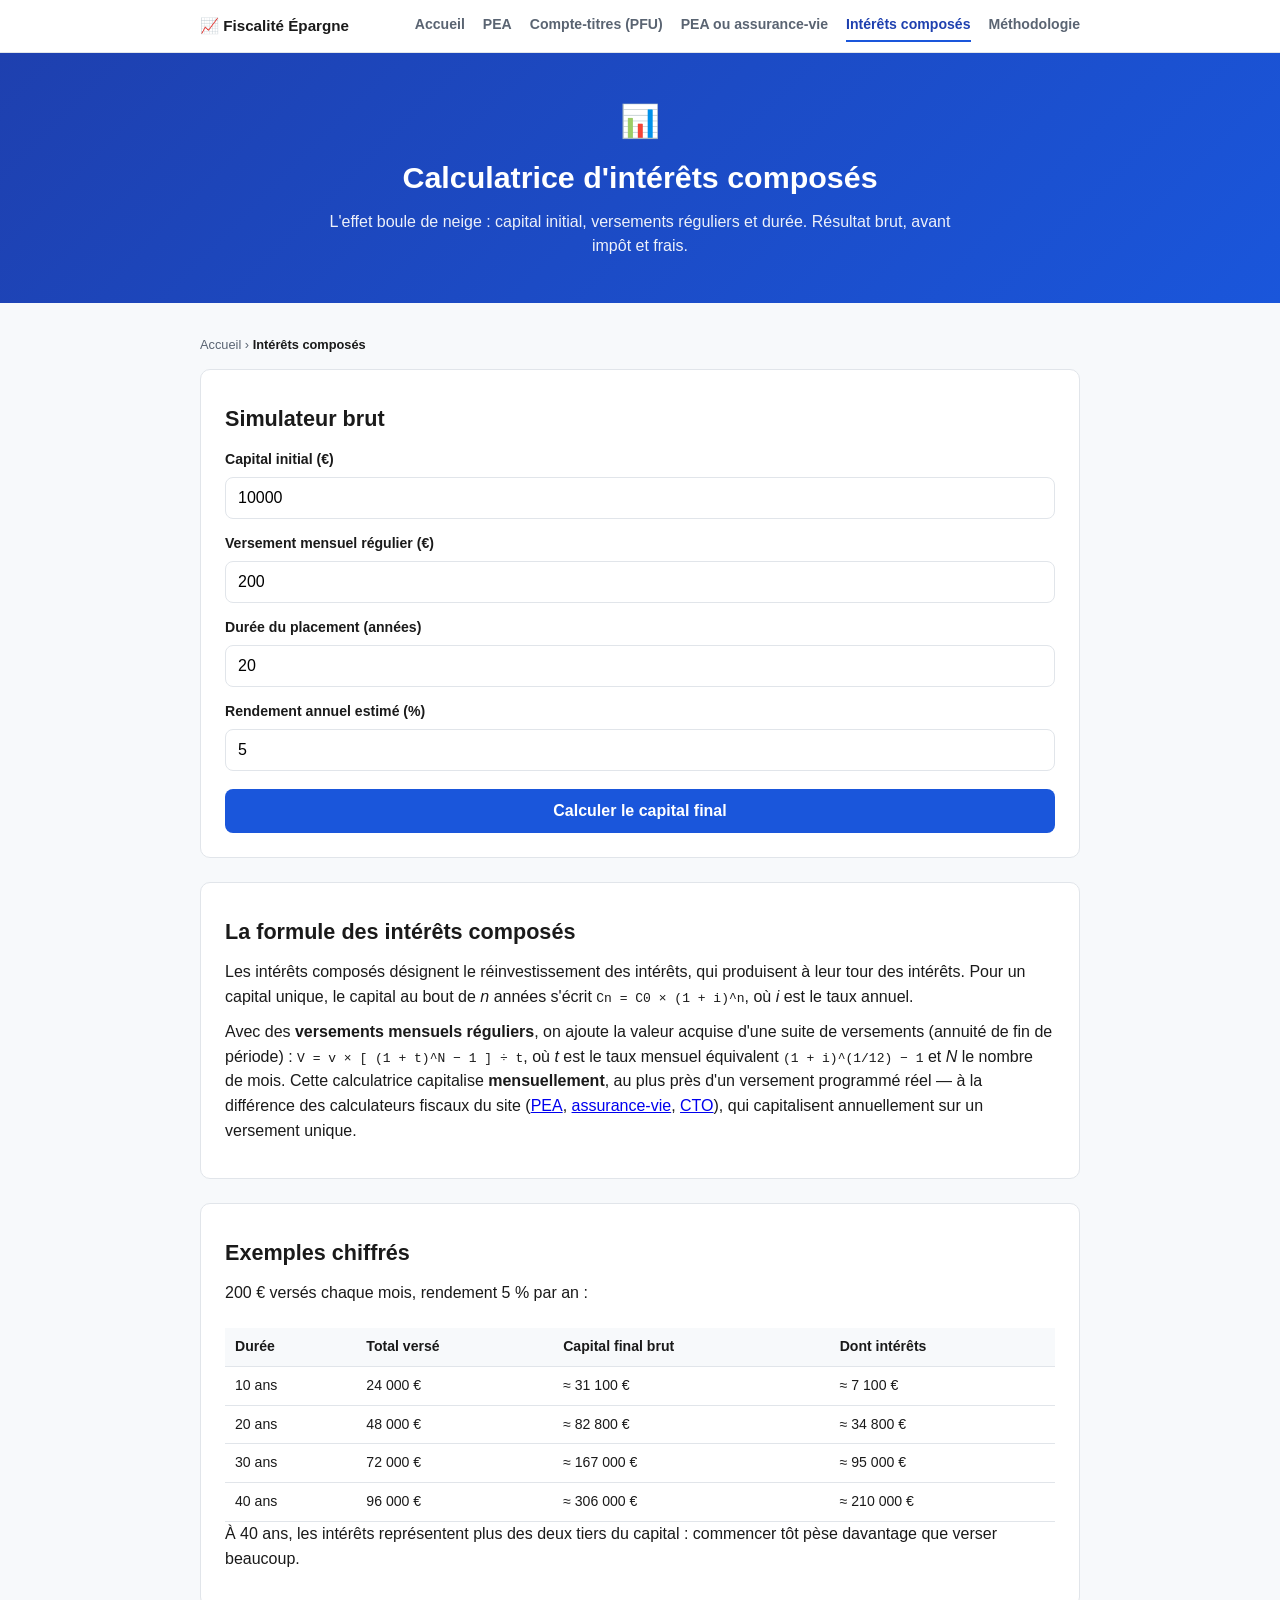
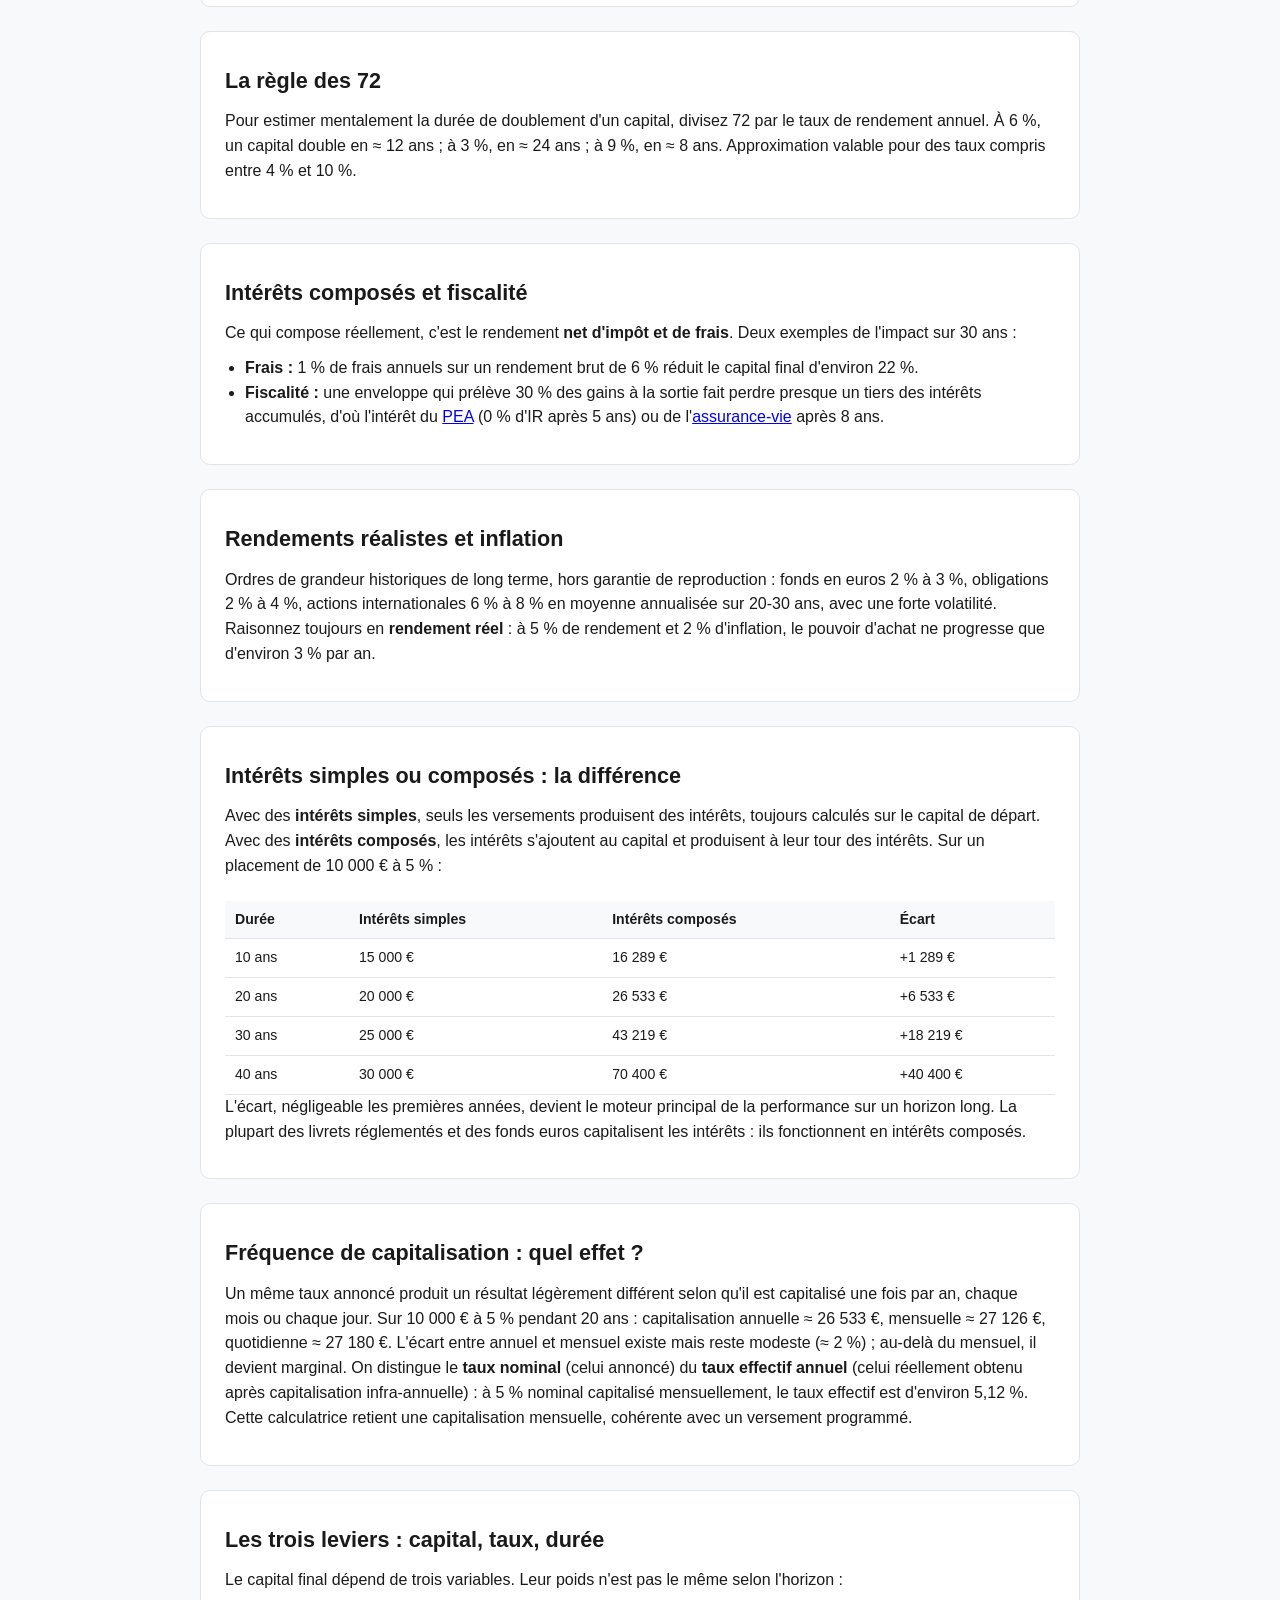
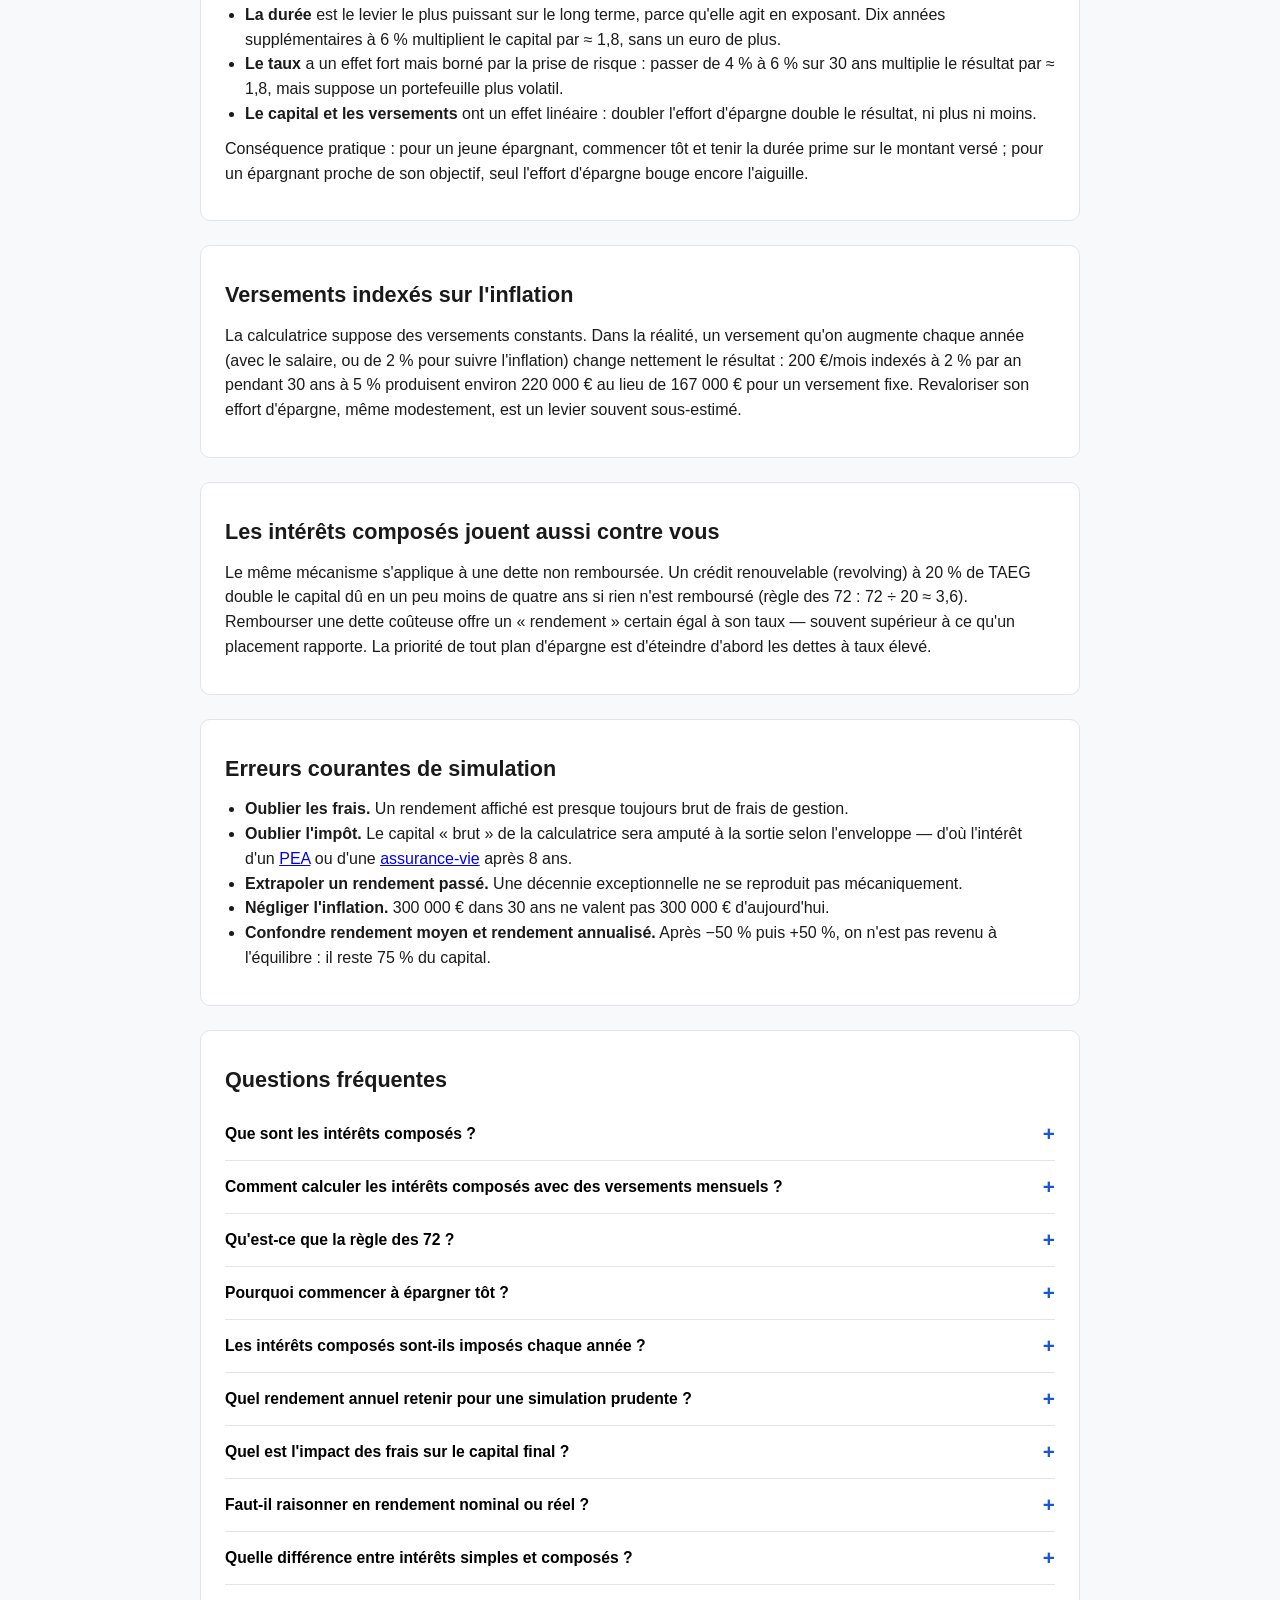
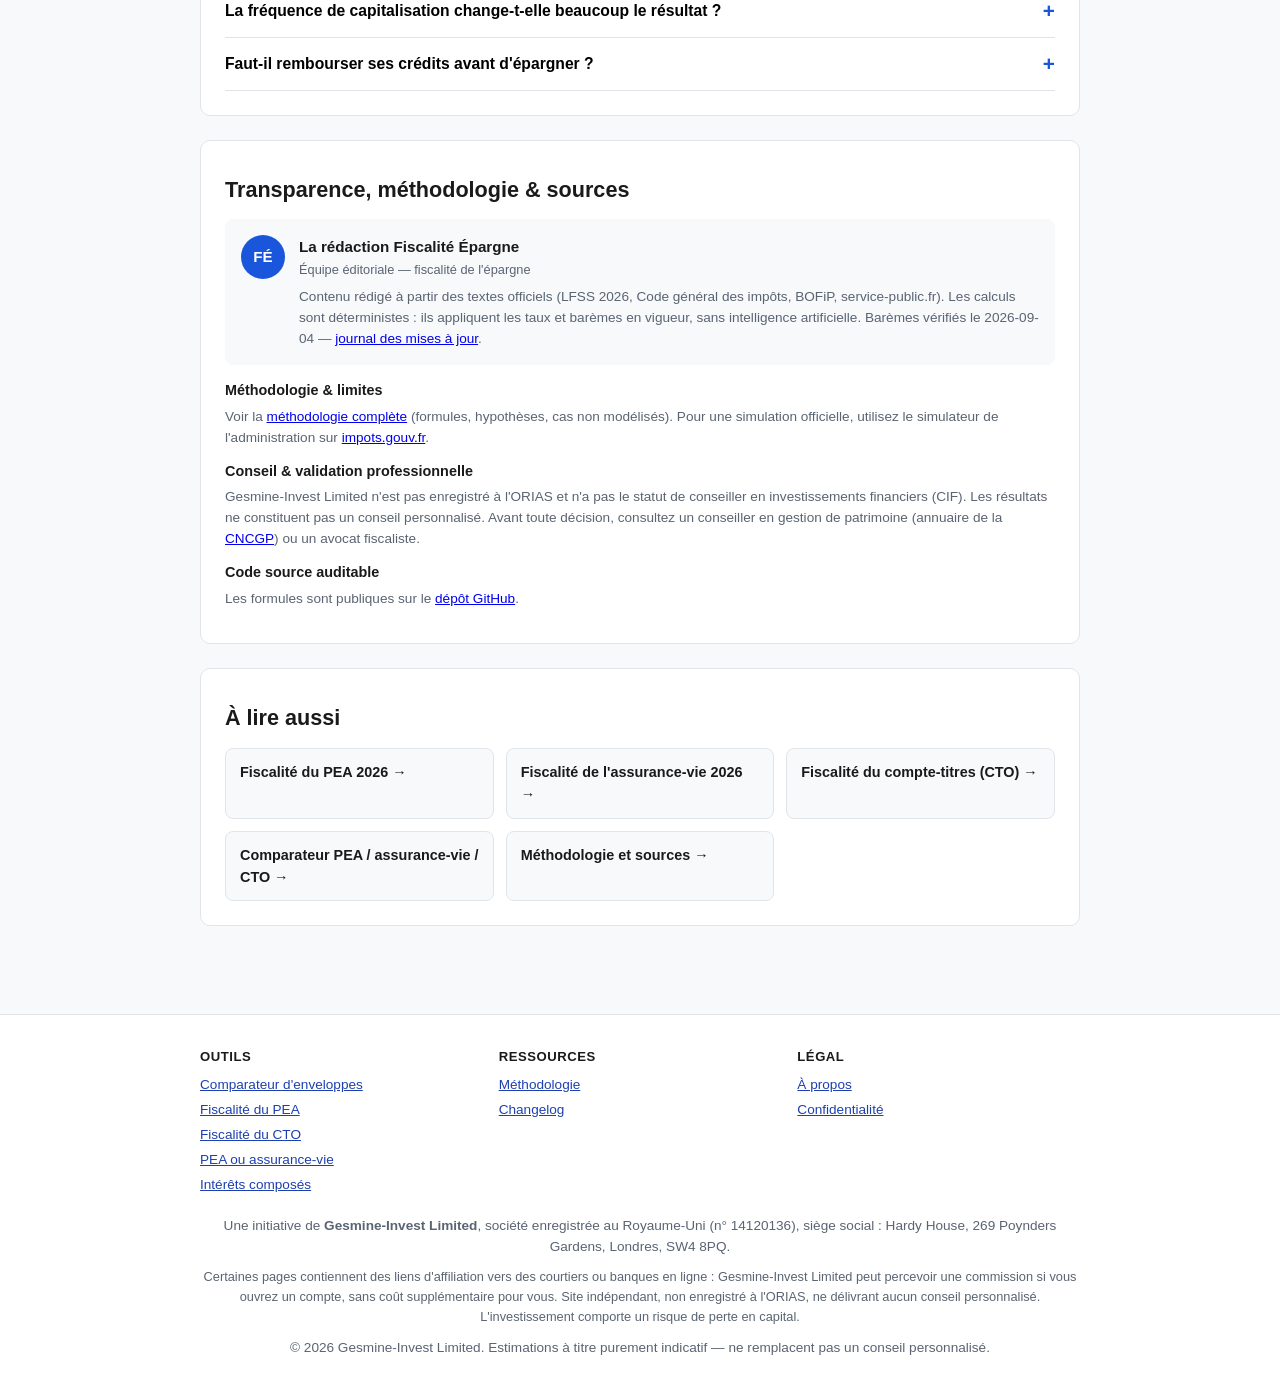
<file: interet-compose/index.html>
<!DOCTYPE html>
<html lang="fr">
<head>
<meta charset="UTF-8">
<meta name="viewport" content="width=device-width, initial-scale=1.0">
<title>Calculatrice d'intérêts composés : capital final avec versements mensuels</title>
<meta name="description" content="Calculez l'effet des intérêts composés sur votre épargne, avec ou sans versements mensuels. Formule, règle des 72, effet des frais et de l'inflation, et lien avec la fiscalité de l'épargne.">
<link rel="canonical" href="https://fiscaliteepargne.fr/interet-compose/">
<meta property="og:type" content="article">
<meta property="og:title" content="Calculatrice d'intérêts composés : capital final avec versements mensuels">
<meta property="og:description" content="Calculez l'effet des intérêts composés sur votre épargne, avec ou sans versements mensuels. Formule, règle des 72, effet des frais et de l'inflation, et lien avec la fiscalité de l'épargne.">
<meta property="og:url" content="https://fiscaliteepargne.fr/interet-compose/">
<meta property="og:site_name" content="Fiscalité Épargne">
<meta property="og:locale" content="fr_FR">
<meta name="twitter:card" content="summary_large_image">
<meta name="theme-color" content="#1e40af">
<link rel="stylesheet" href="/assets/style.css">
<link rel="icon" href="data:image/svg+xml,<svg xmlns=%22http://www.w3.org/2000/svg%22 viewBox=%220 0 100 100%22><text y=%22.9em%22 font-size=%2290%22>📈</text></svg>">
<script>window.__CONSTS__={"version":"2026-FR-v1","verifie_le":"2026-09-04","source_principale":"LFSS 2026, adoptée le 16/12/2025 — service-public.fr / Légifrance","pfu":{"ir_flat":0.128,"ps_standard":0.186,"ps_assurance_vie":0.172,"global_pea_cto":0.314,"global_av_avant_8_ans":0.3},"pea":{"plafond_versements":150000,"plafond_pea_pme":225000,"plafond_pea_jeune":20000,"duree_exoneration_ir":5,"ps_applicable":"ps_standard","hypothese_calculateur":"PEA ouvert à partir du 01/01/2018 — taux de PS à date, pas de régime de taux historiques","avertissement_pre_2018":"Pour un PEA ouvert avant 2018, un régime de taux historiques par tranche s'applique aux prélèvements sociaux — non modélisé ici, consultez votre établissement gestionnaire."},"assurance_vie":{"abattement_annuel_seul":4600,"abattement_annuel_couple":9200,"seuil_anciennete_ans":8,"seuil_primes_taux_reduit":150000,"taux_avant_8_ans":0.3,"taux_apres_8_ans_sous_seuil":0.075,"taux_apres_8_ans_au_dela_seuil":0.128,"pfl_historique":{"avant_4_ans":0.35,"de_4_a_8_ans":0.15,"apres_8_ans":0.075},"abattement_deces_avant_70_ans":152500,"abattement_deces_apres_70_ans":30500,"date_charniere_versements":"2017-09-27","ps_applicable":"ps_assurance_vie","hypothese_calculateur":"Le calculateur diagnostique simule l'imposition d'un rachat sur un contrat détenu. Le seuil de 150 000 € est apprécié selon une proratisation simplifiée sur le total des primes saisi."},"cto":{"pfu_applicable":"global_pea_cto","abattement_dividendes_bareme":0.4,"csg_deductible_bareme":0.068},"sources":{"lfss_2026":["Légifrance — LFSS 2026","https://www.legifrance.gouv.fr/jorf/id/JORFTEXT000050800000"],"sp_pea":["service-public.fr — Plan d'épargne en actions (PEA)","https://www.service-public.fr/particuliers/vosdroits/F1662"],"sp_av_rachat":["service-public.fr — Assurance-vie : imposition en cas de rachat","https://www.service-public.fr/particuliers/vosdroits/F14204"],"sp_av_deces":["service-public.fr — Assurance-vie : décès de l'assuré","https://www.service-public.fr/particuliers/vosdroits/F15393"],"sp_pfu":["service-public.fr — Prélèvement forfaitaire unique (PFU / flat tax)","https://www.service-public.fr/particuliers/vosdroits/F34913"],"impots_pv_mobilieres":["impots.gouv.fr — Plus-values de cession de valeurs mobilières","https://www.impots.gouv.fr/particulier/les-plus-values-de-cession-de-valeurs-mobilieres-et-de-droits-sociaux"],"bofip_rcm":["BOFiP — Revenus de capitaux mobiliers (BOI-RPPM-RCM)","https://bofip.impots.gouv.fr/bofip/3806-PGP.html"],"lafinancepourtous_pfu":["La finance pour tous — Le prélèvement forfaitaire unique","https://www.lafinancepourtous.com/decryptages/impots/calcul-de-l-impot/le-prelevement-forfaitaire-unique-pfu-ou-flat-tax/"]},"table":[{"label":"PFU — impôt sur le revenu (flat tax IR)","value":"12,8 %","revise_le":"2026-09-04","source":"lfss_2026"},{"label":"Prélèvements sociaux — PEA &amp; CTO","value":"18,6 %","revise_le":"2026-09-04","source":"lfss_2026"},{"label":"Prélèvements sociaux — assurance-vie (maintenus)","value":"17,2 %","revise_le":"2026-09-04","source":"sp_av_rachat"},{"label":"PFU global — CTO, dividendes, plus-values mobilières","value":"31,4 %","revise_le":"2026-09-04","source":"lfss_2026"},{"label":"PFU assurance-vie &lt; 8 ans (IR 12,8 % + PS 17,2 %)","value":"30,0 %","revise_le":"2026-09-04","source":"sp_av_rachat"},{"label":"Taux IR réduit assurance-vie &gt; 8 ans (primes ≤ 150 000 €)","value":"7,5 %","revise_le":"2026-09-04","source":"sp_av_rachat"},{"label":"Plafond de versements — PEA classique","value":"150 000 €","revise_le":"2026-09-04","source":"sp_pea"},{"label":"Plafond de versements — PEA + PEA-PME (cumulé)","value":"225 000 €","revise_le":"2026-09-04","source":"sp_pea"},{"label":"Abattement annuel assurance-vie &gt; 8 ans","value":"4 600 € seul / 9 200 € couple","revise_le":"2026-09-04","source":"sp_av_rachat"},{"label":"Abattement dividendes au barème progressif","value":"40 %","revise_le":"2026-09-04","source":"sp_pfu"},{"label":"Abattement transmission AV — primes avant 70 ans (art. 990 I CGI)","value":"152 500 € / bénéficiaire","revise_le":"2026-09-04","source":"sp_av_deces"},{"label":"Abattement transmission AV — primes après 70 ans (art. 757 B CGI)","value":"30 500 € global","revise_le":"2026-09-04","source":"sp_av_deces"}]};</script>
<script src="/assets/calculators.js" defer></script>
<script type="application/ld+json">
{
  "@context": "https://schema.org",
  "@graph": [
    {
      "@type": "Organization",
      "@id": "https://fiscaliteepargne.fr/#org",
      "name": "Fiscalité Épargne",
      "url": "https://fiscaliteepargne.fr/",
      "legalName": "Gesmine-Invest Limited",
      "identifier": {
        "@type": "PropertyValue",
        "name": "UK Company Number",
        "value": "14120136"
      },
      "address": {
        "@type": "PostalAddress",
        "streetAddress": "Hardy House, 269 Poynders Gardens",
        "addressLocality": "London",
        "postalCode": "SW4 8PQ",
        "addressCountry": "GB"
      },
      "sameAs": [
        "https://github.com/sadiyaqeen92639572-cloud/fiscaliteepargne"
      ]
    },
    {
      "@type": "WebSite",
      "@id": "https://fiscaliteepargne.fr/#website",
      "name": "Fiscalité Épargne",
      "url": "https://fiscaliteepargne.fr/",
      "inLanguage": "fr-FR",
      "publisher": {
        "@id": "https://fiscaliteepargne.fr/#org"
      }
    },
    {
      "@type": "Article",
      "@id": "https://fiscaliteepargne.fr/interet-compose/#page",
      "url": "https://fiscaliteepargne.fr/interet-compose/",
      "name": "Calculatrice d'intérêts composés : capital final avec versements mensuels",
      "headline": "Calculatrice d'intérêts composés",
      "description": "Calculez l'effet des intérêts composés sur votre épargne, avec ou sans versements mensuels. Formule, règle des 72, effet des frais et de l'inflation, et lien avec la fiscalité de l'épargne.",
      "inLanguage": "fr-FR",
      "isPartOf": {
        "@id": "https://fiscaliteepargne.fr/#website"
      },
      "datePublished": "2026-09-04",
      "dateModified": "2026-09-07",
      "author": {
        "@type": "Organization",
        "name": "La rédaction Fiscalité Épargne",
        "url": "https://fiscaliteepargne.fr/about/"
      },
      "publisher": {
        "@id": "https://fiscaliteepargne.fr/#org"
      },
      "about": {
        "@type": "DefinedTerm",
        "name": "Intérêts composés"
      }
    },
    {
      "@type": "BreadcrumbList",
      "itemListElement": [
        {
          "@type": "ListItem",
          "position": 1,
          "name": "Accueil",
          "item": "https://fiscaliteepargne.fr/"
        },
        {
          "@type": "ListItem",
          "position": 2,
          "name": "Intérêts composés",
          "item": "https://fiscaliteepargne.fr/interet-compose/"
        }
      ]
    },
    {
      "@type": "FAQPage",
      "mainEntity": [
        {
          "@type": "Question",
          "name": "Que sont les intérêts composés ?",
          "acceptedAnswer": {
            "@type": "Answer",
            "text": "C'est le principe selon lequel les intérêts générés par un capital sont réinvestis et produisent à leur tour des intérêts. Sur longue durée, l'effet est exponentiel : la part d'intérêts dans le capital final croît beaucoup plus vite que la part des versements."
          }
        },
        {
          "@type": "Question",
          "name": "Comment calculer les intérêts composés avec des versements mensuels ?",
          "acceptedAnswer": {
            "@type": "Answer",
            "text": "On additionne deux termes : la valeur acquise du capital initial, C0 × (1 + i)^n, et la valeur acquise des versements, v × [(1 + t)^N − 1] ÷ t, où t est le taux mensuel équivalent (1 + i)^(1/12) − 1 et N le nombre de mois. La calculatrice ci-dessus effectue ce calcul automatiquement."
          }
        },
        {
          "@type": "Question",
          "name": "Qu'est-ce que la règle des 72 ?",
          "acceptedAnswer": {
            "@type": "Answer",
            "text": "Une approximation : la durée en années pour doubler un capital est environ égale à 72 divisé par le taux de rendement annuel. À 6 %, doublement en 12 ans ; à 8 %, en 9 ans. Elle est fiable pour des taux entre 4 % et 10 %."
          }
        },
        {
          "@type": "Question",
          "name": "Pourquoi commencer à épargner tôt ?",
          "acceptedAnswer": {
            "@type": "Answer",
            "text": "Parce que le temps est le facteur le plus puissant de la formule des intérêts composés. Verser 200 €/mois pendant 40 ans à 5 % produit environ 306 000 € ; commencer 10 ans plus tard (30 ans de versements) ne donne que 167 000 €, alors qu'on n'a versé que 24 000 € de moins."
          }
        },
        {
          "@type": "Question",
          "name": "Les intérêts composés sont-ils imposés chaque année ?",
          "acceptedAnswer": {
            "@type": "Answer",
            "text": "Cela dépend de l'enveloppe. Dans un PEA ou une assurance-vie, la capitalisation est franche d'impôt tant qu'il n'y a pas de retrait. Sur un compte-titres, les dividendes distribués sont imposés chaque année, mais un ETF capitalisant n'est imposé qu'à la revente."
          }
        },
        {
          "@type": "Question",
          "name": "Quel rendement annuel retenir pour une simulation prudente ?",
          "acceptedAnswer": {
            "@type": "Answer",
            "text": "Pour un horizon long et un portefeuille diversifié en actions, 5 % à 7 % brut est un ordre de grandeur raisonnable, à minorer des frais et de la fiscalité. Pour un fonds en euros, retenez plutôt 2 % à 3 %. Raisonnez toujours net d'inflation."
          }
        },
        {
          "@type": "Question",
          "name": "Quel est l'impact des frais sur le capital final ?",
          "acceptedAnswer": {
            "@type": "Answer",
            "text": "Considérable sur longue durée : 1 % de frais annuels sur un rendement brut de 6 % ampute le capital final d'environ 22 % au bout de 30 ans. C'est souvent plus lourd que l'écart de fiscalité entre deux enveloppes."
          }
        },
        {
          "@type": "Question",
          "name": "Faut-il raisonner en rendement nominal ou réel ?",
          "acceptedAnswer": {
            "@type": "Answer",
            "text": "En rendement réel, c'est-à-dire net d'inflation. Un placement à 5 % dans un environnement d'inflation à 2 % ne fait progresser le pouvoir d'achat que de 3 % par an. La calculatrice affiche un résultat nominal ; retranchez l'inflation anticipée pour juger du gain réel."
          }
        },
        {
          "@type": "Question",
          "name": "Quelle différence entre intérêts simples et composés ?",
          "acceptedAnswer": {
            "@type": "Answer",
            "text": "Avec des intérêts simples, les intérêts sont toujours calculés sur le capital initial. Avec des intérêts composés, ils s'ajoutent au capital et produisent eux-mêmes des intérêts. Sur 10 000 € à 5 %, l'écart est de 1 300 € au bout de 10 ans mais dépasse 40 000 € au bout de 40 ans. La plupart des placements (livrets, fonds euros, actions réinvesties) fonctionnent en intérêts composés."
          }
        },
        {
          "@type": "Question",
          "name": "La fréquence de capitalisation change-t-elle beaucoup le résultat ?",
          "acceptedAnswer": {
            "@type": "Answer",
            "text": "Peu. Sur 10 000 € à 5 % pendant 20 ans, on obtient ≈ 26 530 € en capitalisation annuelle, ≈ 27 130 € en mensuelle et ≈ 27 180 € en quotidienne. L'écart annuel/mensuel est d'environ 2 % ; au-delà du mensuel, il devient négligeable. Le taux effectif annuel d'un 5 % capitalisé mensuellement est d'environ 5,12 %."
          }
        },
        {
          "@type": "Question",
          "name": "Faut-il rembourser ses crédits avant d'épargner ?",
          "acceptedAnswer": {
            "@type": "Answer",
            "text": "Oui pour les dettes à taux élevé. Rembourser un crédit à 20 % procure un rendement certain de 20 %, très supérieur à ce qu'un placement rapporte. Les intérêts composés jouent contre l'emprunteur exactement comme ils jouent pour l'épargnant : un revolving à 20 % double le capital dû en moins de 4 ans."
          }
        }
      ]
    },
    {
      "@type": "WebApplication",
      "name": "Calculatrice d'intérêts composés",
      "url": "https://fiscaliteepargne.fr/interet-compose/",
      "applicationCategory": "FinanceApplication",
      "operatingSystem": "Any",
      "offers": {
        "@type": "Offer",
        "price": "0",
        "priceCurrency": "EUR"
      },
      "areaServed": "FR",
      "publisher": {
        "@id": "https://fiscaliteepargne.fr/#org"
      }
    }
  ]
}
</script>
</head>
<body>
<nav class="site-nav" aria-label="Navigation principale">
  <div class="container">
    <a href="/" class="nav-brand">📈 Fiscalité Épargne</a>
    <details><summary>Menu ▾</summary></details>
    <div class="nav-links">
      <a href="/">Accueil</a>
      <a href="/pea/">PEA</a>
      <a href="/compte-titres-fiscalite/">Compte-titres (PFU)</a>
      <a href="/pea-ou-assurance-vie/">PEA ou assurance-vie</a>
      <a href="/interet-compose/" aria-current="page">Intérêts composés</a>
      <a href="/methodologie/">Méthodologie</a>
    </div>
  </div>
</nav>
<header>
  <div class="container">
    <span class="flag">📊</span>
    <h1>Calculatrice d'intérêts composés</h1>
    <p>L'effet boule de neige : capital initial, versements réguliers et durée. Résultat brut, avant impôt et frais.</p>
    
  </div>
</header>

<main class="container">
  <nav class="breadcrumb" aria-label="Fil d'Ariane"><a href="/">Accueil</a> &rsaquo; <span>Intérêts composés</span></nav>
  <div class="card">
    <h2>Simulateur brut</h2>
    <label for="montant">Capital initial (€)</label>
    <input type="number" id="montant" value="10000" min="0">
    <label for="versement">Versement mensuel régulier (€)</label>
    <input type="number" id="versement" value="200" min="0">
    <label for="duree">Durée du placement (années)</label>
    <input type="number" id="duree" value="20" min="1">
    <label for="rendement">Rendement annuel estimé (%)</label>
    <input type="number" id="rendement" value="5" min="0" step="0.1">
    <button class="calc-btn" onclick="runCompound()">Calculer le capital final</button>
    <div class="result" id="compound-result">
      <div class="result-hero"><div class="amount" id="cmp-total-val"></div><div class="amount-label">Capital final estimé (brut, avant impôt et frais)</div></div>
      <div class="result-grid">
        <div class="stat"><div class="val" id="cmp-versements-val"></div><div class="lbl">Total des versements</div></div>
        <div class="stat"><div class="val" id="cmp-interets-val"></div><div class="lbl">Intérêts générés</div></div>
      </div>
    </div>
  </div>

  <div class='eeat-section'><h2>La formule des intérêts composés</h2><p>Les intérêts composés désignent le réinvestissement des intérêts, qui produisent à leur tour des intérêts. Pour un capital unique, le capital au bout de <em>n</em> années s'écrit <code>Cn = C0 × (1 + i)^n</code>, où <em>i</em> est le taux annuel.</p><p>Avec des <strong>versements mensuels réguliers</strong>, on ajoute la valeur acquise d'une suite de versements (annuité de fin de période) : <code>V = v × [ (1 + t)^N − 1 ] ÷ t</code>, où <em>t</em> est le taux mensuel équivalent <code>(1 + i)^(1/12) − 1</code> et <em>N</em> le nombre de mois. Cette calculatrice capitalise <strong>mensuellement</strong>, au plus près d'un versement programmé réel — à la différence des calculateurs fiscaux du site (<a href='/pea/'>PEA</a>, <a href='/assurance-vie-fiscalite/'>assurance-vie</a>, <a href='/compte-titres-fiscalite/'>CTO</a>), qui capitalisent annuellement sur un versement unique.</p></div>

  <div class='eeat-section'><h2>Exemples chiffrés</h2><p>200 € versés chaque mois, rendement 5 % par an :</p><div class='overflow-wrap'><table class='const-table'><thead><tr><th>Durée</th><th>Total versé</th><th>Capital final brut</th><th>Dont intérêts</th></tr></thead><tbody><tr><td>10 ans</td><td>24 000 €</td><td>≈ 31 100 €</td><td>≈ 7 100 €</td></tr><tr><td>20 ans</td><td>48 000 €</td><td>≈ 82 800 €</td><td>≈ 34 800 €</td></tr><tr><td>30 ans</td><td>72 000 €</td><td>≈ 167 000 €</td><td>≈ 95 000 €</td></tr><tr><td>40 ans</td><td>96 000 €</td><td>≈ 306 000 €</td><td>≈ 210 000 €</td></tr></tbody></table></div><p>À 40 ans, les intérêts représentent plus des deux tiers du capital : commencer tôt pèse davantage que verser beaucoup.</p></div>

  <div class='eeat-section'><h2>La règle des 72</h2><p>Pour estimer mentalement la durée de doublement d'un capital, divisez 72 par le taux de rendement annuel. À 6 %, un capital double en ≈ 12 ans ; à 3 %, en ≈ 24 ans ; à 9 %, en ≈ 8 ans. Approximation valable pour des taux compris entre 4 % et 10 %.</p></div>

  <div class='eeat-section'><h2>Intérêts composés et fiscalité</h2><p>Ce qui compose réellement, c'est le rendement <strong>net d'impôt et de frais</strong>. Deux exemples de l'impact sur 30 ans :</p><ul><li><strong>Frais :</strong> 1 % de frais annuels sur un rendement brut de 6 % réduit le capital final d'environ 22 %.</li><li><strong>Fiscalité :</strong> une enveloppe qui prélève 30 % des gains à la sortie fait perdre presque un tiers des intérêts accumulés, d'où l'intérêt du <a href='/pea/'>PEA</a> (0 % d'IR après 5 ans) ou de l'<a href='/assurance-vie-fiscalite/'>assurance-vie</a> après 8 ans.</li></ul></div>

  <div class='eeat-section'><h2>Rendements réalistes et inflation</h2><p>Ordres de grandeur historiques de long terme, hors garantie de reproduction : fonds en euros 2 % à 3 %, obligations 2 % à 4 %, actions internationales 6 % à 8 % en moyenne annualisée sur 20-30 ans, avec une forte volatilité. Raisonnez toujours en <strong>rendement réel</strong> : à 5 % de rendement et 2 % d'inflation, le pouvoir d'achat ne progresse que d'environ 3 % par an.</p></div>

  <div class='eeat-section'><h2>Intérêts simples ou composés : la différence</h2><p>Avec des <strong>intérêts simples</strong>, seuls les versements produisent des intérêts, toujours calculés sur le capital de départ. Avec des <strong>intérêts composés</strong>, les intérêts s'ajoutent au capital et produisent à leur tour des intérêts. Sur un placement de 10 000 € à 5 % :</p><div class='overflow-wrap'><table class='const-table'><thead><tr><th>Durée</th><th>Intérêts simples</th><th>Intérêts composés</th><th>Écart</th></tr></thead><tbody><tr><td>10 ans</td><td>15 000 €</td><td>16 289 €</td><td>+1 289 €</td></tr><tr><td>20 ans</td><td>20 000 €</td><td>26 533 €</td><td>+6 533 €</td></tr><tr><td>30 ans</td><td>25 000 €</td><td>43 219 €</td><td>+18 219 €</td></tr><tr><td>40 ans</td><td>30 000 €</td><td>70 400 €</td><td>+40 400 €</td></tr></tbody></table></div><p>L'écart, négligeable les premières années, devient le moteur principal de la performance sur un horizon long. La plupart des livrets réglementés et des fonds euros capitalisent les intérêts : ils fonctionnent en intérêts composés.</p></div>

  <div class='eeat-section'><h2>Fréquence de capitalisation : quel effet ?</h2><p>Un même taux annoncé produit un résultat légèrement différent selon qu'il est capitalisé une fois par an, chaque mois ou chaque jour. Sur 10 000 € à 5 % pendant 20 ans : capitalisation annuelle ≈ 26 533 €, mensuelle ≈ 27 126 €, quotidienne ≈ 27 180 €. L'écart entre annuel et mensuel existe mais reste modeste (≈ 2 %) ; au-delà du mensuel, il devient marginal. On distingue le <strong>taux nominal</strong> (celui annoncé) du <strong>taux effectif annuel</strong> (celui réellement obtenu après capitalisation infra-annuelle) : à 5 % nominal capitalisé mensuellement, le taux effectif est d'environ 5,12 %. Cette calculatrice retient une capitalisation mensuelle, cohérente avec un versement programmé.</p></div>

  <div class='eeat-section'><h2>Les trois leviers : capital, taux, durée</h2><p>Le capital final dépend de trois variables. Leur poids n'est pas le même selon l'horizon :</p><ul><li><strong>La durée</strong> est le levier le plus puissant sur le long terme, parce qu'elle agit en exposant. Dix années supplémentaires à 6 % multiplient le capital par ≈ 1,8, sans un euro de plus.</li><li><strong>Le taux</strong> a un effet fort mais borné par la prise de risque : passer de 4 % à 6 % sur 30 ans multiplie le résultat par ≈ 1,8, mais suppose un portefeuille plus volatil.</li><li><strong>Le capital et les versements</strong> ont un effet linéaire : doubler l'effort d'épargne double le résultat, ni plus ni moins.</li></ul><p>Conséquence pratique : pour un jeune épargnant, commencer tôt et tenir la durée prime sur le montant versé ; pour un épargnant proche de son objectif, seul l'effort d'épargne bouge encore l'aiguille.</p></div>

  <div class='eeat-section'><h2>Versements indexés sur l'inflation</h2><p>La calculatrice suppose des versements constants. Dans la réalité, un versement qu'on augmente chaque année (avec le salaire, ou de 2 % pour suivre l'inflation) change nettement le résultat : 200 €/mois indexés à 2 % par an pendant 30 ans à 5 % produisent environ 220 000 € au lieu de 167 000 € pour un versement fixe. Revaloriser son effort d'épargne, même modestement, est un levier souvent sous-estimé.</p></div>

  <div class='eeat-section'><h2>Les intérêts composés jouent aussi contre vous</h2><p>Le même mécanisme s'applique à une dette non remboursée. Un crédit renouvelable (revolving) à 20 % de TAEG double le capital dû en un peu moins de quatre ans si rien n'est remboursé (règle des 72 : 72 ÷ 20 ≈ 3,6). Rembourser une dette coûteuse offre un « rendement » certain égal à son taux — souvent supérieur à ce qu'un placement rapporte. La priorité de tout plan d'épargne est d'éteindre d'abord les dettes à taux élevé.</p></div>

  <div class='eeat-section'><h2>Erreurs courantes de simulation</h2><ul><li><strong>Oublier les frais.</strong> Un rendement affiché est presque toujours brut de frais de gestion.</li><li><strong>Oublier l'impôt.</strong> Le capital « brut » de la calculatrice sera amputé à la sortie selon l'enveloppe — d'où l'intérêt d'un <a href='/pea/'>PEA</a> ou d'une <a href='/assurance-vie-fiscalite/'>assurance-vie</a> après 8 ans.</li><li><strong>Extrapoler un rendement passé.</strong> Une décennie exceptionnelle ne se reproduit pas mécaniquement.</li><li><strong>Négliger l'inflation.</strong> 300 000 € dans 30 ans ne valent pas 300 000 € d'aujourd'hui.</li><li><strong>Confondre rendement moyen et rendement annualisé.</strong> Après −50 % puis +50 %, on n'est pas revenu à l'équilibre : il reste 75 % du capital.</li></ul></div>

  <div class="eeat-section">
  <h2>Questions fréquentes</h2>
  <div class="faq-item">
    <button class="faq-q" onclick="toggleFaq(this)">Que sont les intérêts composés ?</button>
    <div class="faq-a"><p>C'est le principe selon lequel les intérêts générés par un capital sont réinvestis et produisent à leur tour des intérêts. Sur longue durée, l'effet est exponentiel : la part d'intérêts dans le capital final croît beaucoup plus vite que la part des versements.</p></div>
  </div>
  <div class="faq-item">
    <button class="faq-q" onclick="toggleFaq(this)">Comment calculer les intérêts composés avec des versements mensuels ?</button>
    <div class="faq-a"><p>On additionne deux termes : la valeur acquise du capital initial, C0 × (1 + i)^n, et la valeur acquise des versements, v × [(1 + t)^N − 1] ÷ t, où t est le taux mensuel équivalent (1 + i)^(1/12) − 1 et N le nombre de mois. La calculatrice ci-dessus effectue ce calcul automatiquement.</p></div>
  </div>
  <div class="faq-item">
    <button class="faq-q" onclick="toggleFaq(this)">Qu'est-ce que la règle des 72 ?</button>
    <div class="faq-a"><p>Une approximation : la durée en années pour doubler un capital est environ égale à 72 divisé par le taux de rendement annuel. À 6 %, doublement en 12 ans ; à 8 %, en 9 ans. Elle est fiable pour des taux entre 4 % et 10 %.</p></div>
  </div>
  <div class="faq-item">
    <button class="faq-q" onclick="toggleFaq(this)">Pourquoi commencer à épargner tôt ?</button>
    <div class="faq-a"><p>Parce que le temps est le facteur le plus puissant de la formule des intérêts composés. Verser 200 €/mois pendant 40 ans à 5 % produit environ 306 000 € ; commencer 10 ans plus tard (30 ans de versements) ne donne que 167 000 €, alors qu'on n'a versé que 24 000 € de moins.</p></div>
  </div>
  <div class="faq-item">
    <button class="faq-q" onclick="toggleFaq(this)">Les intérêts composés sont-ils imposés chaque année ?</button>
    <div class="faq-a"><p>Cela dépend de l'enveloppe. Dans un PEA ou une assurance-vie, la capitalisation est franche d'impôt tant qu'il n'y a pas de retrait. Sur un compte-titres, les dividendes distribués sont imposés chaque année, mais un ETF capitalisant n'est imposé qu'à la revente.</p></div>
  </div>
  <div class="faq-item">
    <button class="faq-q" onclick="toggleFaq(this)">Quel rendement annuel retenir pour une simulation prudente ?</button>
    <div class="faq-a"><p>Pour un horizon long et un portefeuille diversifié en actions, 5 % à 7 % brut est un ordre de grandeur raisonnable, à minorer des frais et de la fiscalité. Pour un fonds en euros, retenez plutôt 2 % à 3 %. Raisonnez toujours net d'inflation.</p></div>
  </div>
  <div class="faq-item">
    <button class="faq-q" onclick="toggleFaq(this)">Quel est l'impact des frais sur le capital final ?</button>
    <div class="faq-a"><p>Considérable sur longue durée : 1 % de frais annuels sur un rendement brut de 6 % ampute le capital final d'environ 22 % au bout de 30 ans. C'est souvent plus lourd que l'écart de fiscalité entre deux enveloppes.</p></div>
  </div>
  <div class="faq-item">
    <button class="faq-q" onclick="toggleFaq(this)">Faut-il raisonner en rendement nominal ou réel ?</button>
    <div class="faq-a"><p>En rendement réel, c'est-à-dire net d'inflation. Un placement à 5 % dans un environnement d'inflation à 2 % ne fait progresser le pouvoir d'achat que de 3 % par an. La calculatrice affiche un résultat nominal ; retranchez l'inflation anticipée pour juger du gain réel.</p></div>
  </div>
  <div class="faq-item">
    <button class="faq-q" onclick="toggleFaq(this)">Quelle différence entre intérêts simples et composés ?</button>
    <div class="faq-a"><p>Avec des intérêts simples, les intérêts sont toujours calculés sur le capital initial. Avec des intérêts composés, ils s'ajoutent au capital et produisent eux-mêmes des intérêts. Sur 10 000 € à 5 %, l'écart est de 1 300 € au bout de 10 ans mais dépasse 40 000 € au bout de 40 ans. La plupart des placements (livrets, fonds euros, actions réinvesties) fonctionnent en intérêts composés.</p></div>
  </div>
  <div class="faq-item">
    <button class="faq-q" onclick="toggleFaq(this)">La fréquence de capitalisation change-t-elle beaucoup le résultat ?</button>
    <div class="faq-a"><p>Peu. Sur 10 000 € à 5 % pendant 20 ans, on obtient ≈ 26 530 € en capitalisation annuelle, ≈ 27 130 € en mensuelle et ≈ 27 180 € en quotidienne. L'écart annuel/mensuel est d'environ 2 % ; au-delà du mensuel, il devient négligeable. Le taux effectif annuel d'un 5 % capitalisé mensuellement est d'environ 5,12 %.</p></div>
  </div>
  <div class="faq-item">
    <button class="faq-q" onclick="toggleFaq(this)">Faut-il rembourser ses crédits avant d'épargner ?</button>
    <div class="faq-a"><p>Oui pour les dettes à taux élevé. Rembourser un crédit à 20 % procure un rendement certain de 20 %, très supérieur à ce qu'un placement rapporte. Les intérêts composés jouent contre l'emprunteur exactement comme ils jouent pour l'épargnant : un revolving à 20 % double le capital dû en moins de 4 ans.</p></div>
  </div>
</div>

  <div class="eeat-section">
  <h2>Transparence, méthodologie &amp; sources</h2>
  <div class="eeat-author">
    <div class="avatar">FÉ</div>
    <div>
      <h4>La rédaction Fiscalité Épargne</h4>
      <div class="role">Équipe éditoriale — fiscalité de l'épargne</div>
      <p>Contenu rédigé à partir des textes officiels (LFSS 2026, Code général des impôts, BOFiP, service-public.fr). Les calculs sont déterministes : ils appliquent les taux et barèmes en vigueur, sans intelligence artificielle. Barèmes vérifiés le 2026-09-04 — <a href="/changelog/">journal des mises à jour</a>.</p>
      
    </div>
  </div>
  <div class="eeat-compliance">
    <h4>Méthodologie &amp; limites</h4>
    <p>Voir la <a href="/methodologie/">méthodologie complète</a> (formules, hypothèses, cas non modélisés). Pour une simulation officielle, utilisez le simulateur de l'administration sur <a href="https://www.impots.gouv.fr/" rel="noopener nofollow" target="_blank">impots.gouv.fr</a>.</p>
    <h4>Conseil &amp; validation professionnelle</h4>
    <p>Gesmine-Invest Limited n'est pas enregistré à l'ORIAS et n'a pas le statut de conseiller en investissements financiers (CIF). Les résultats ne constituent pas un conseil personnalisé. Avant toute décision, consultez un conseiller en gestion de patrimoine (annuaire de la <a href="https://www.cncgp.fr/trouver-un-conseiller/" rel="noopener nofollow" target="_blank">CNCGP</a>) ou un avocat fiscaliste.</p>
    <h4>Code source auditable</h4>
    <p>Les formules sont publiques sur le <a href="https://github.com/sadiyaqeen92639572-cloud/fiscaliteepargne" rel="noopener nofollow" target="_blank">dépôt GitHub</a>.</p>
    
  </div>
</div>

  <div class="eeat-section">
  <h2>À lire aussi</h2>
  <div class="link-grid">
    <a href="/pea/">Fiscalité du PEA 2026 →</a>
    <a href="/assurance-vie-fiscalite/">Fiscalité de l'assurance-vie 2026 →</a>
    <a href="/compte-titres-fiscalite/">Fiscalité du compte-titres (CTO) →</a>
    <a href="/">Comparateur PEA / assurance-vie / CTO →</a>
    <a href="/methodologie/">Méthodologie et sources →</a>
  </div>
</div>
</main>

<footer>
  <div class="container">
    <div class="footer-cols"><div><strong>Outils</strong><ul><li><a href="/">Comparateur d'enveloppes</a></li><li><a href="/pea/">Fiscalité du PEA</a></li><li><a href="/compte-titres-fiscalite/">Fiscalité du CTO</a></li><li><a href="/pea-ou-assurance-vie/">PEA ou assurance-vie</a></li><li><a href="/interet-compose/">Intérêts composés</a></li></ul></div><div><strong>Ressources</strong><ul><li><a href="/methodologie/">Méthodologie</a></li><li><a href="/changelog/">Changelog</a></li></ul></div><div><strong>Légal</strong><ul><li><a href="/about/">À propos</a></li><li><a href="/privacy/">Confidentialité</a></li></ul></div></div>
    <p style="margin-top:16px;">Une initiative de <strong>Gesmine-Invest Limited</strong>, société enregistrée au Royaume-Uni (n° 14120136), siège social : Hardy House, 269 Poynders Gardens, Londres, SW4 8PQ.</p>
    <p style="margin-top:8px;font-size:.8rem;">Certaines pages contiennent des liens d'affiliation vers des courtiers ou banques en ligne : Gesmine-Invest Limited peut percevoir une commission si vous ouvrez un compte, sans coût supplémentaire pour vous. Site indépendant, non enregistré à l'ORIAS, ne délivrant aucun conseil personnalisé. L'investissement comporte un risque de perte en capital.</p>
    <p style="margin-top:8px;">© 2026 Gesmine-Invest Limited. Estimations à titre purement indicatif — ne remplacent pas un conseil personnalisé.</p>
  </div>
</footer>
<script>
function toggleFaq(b){b.classList.toggle('open');b.nextElementSibling.classList.toggle('open');}
</script>
<script>
function runCompound(){
  const c0=parseFloat(montant.value)||0,v=parseFloat(versement.value)||0,d=parseFloat(duree.value)||0,r=(parseFloat(rendement.value)||0)/100;
  const totalVers=c0+v*12*d;
  const tm=Math.pow(1+r,1/12)-1, n=d*12;
  const vc=c0*Math.pow(1+tm,n);
  const vv=(v>0&&tm>0)? v*((Math.pow(1+tm,n)-1)/tm) : v*n;
  const brut=vc+vv;
  document.getElementById('cmp-total-val').textContent=fmtEUR(brut);
  document.getElementById('cmp-versements-val').textContent=fmtEUR(totalVers);
  document.getElementById('cmp-interets-val').textContent=fmtEUR(brut-totalVers);
  document.getElementById('compound-result').classList.add('show');
}
</script>
</body>
</html>
</file>
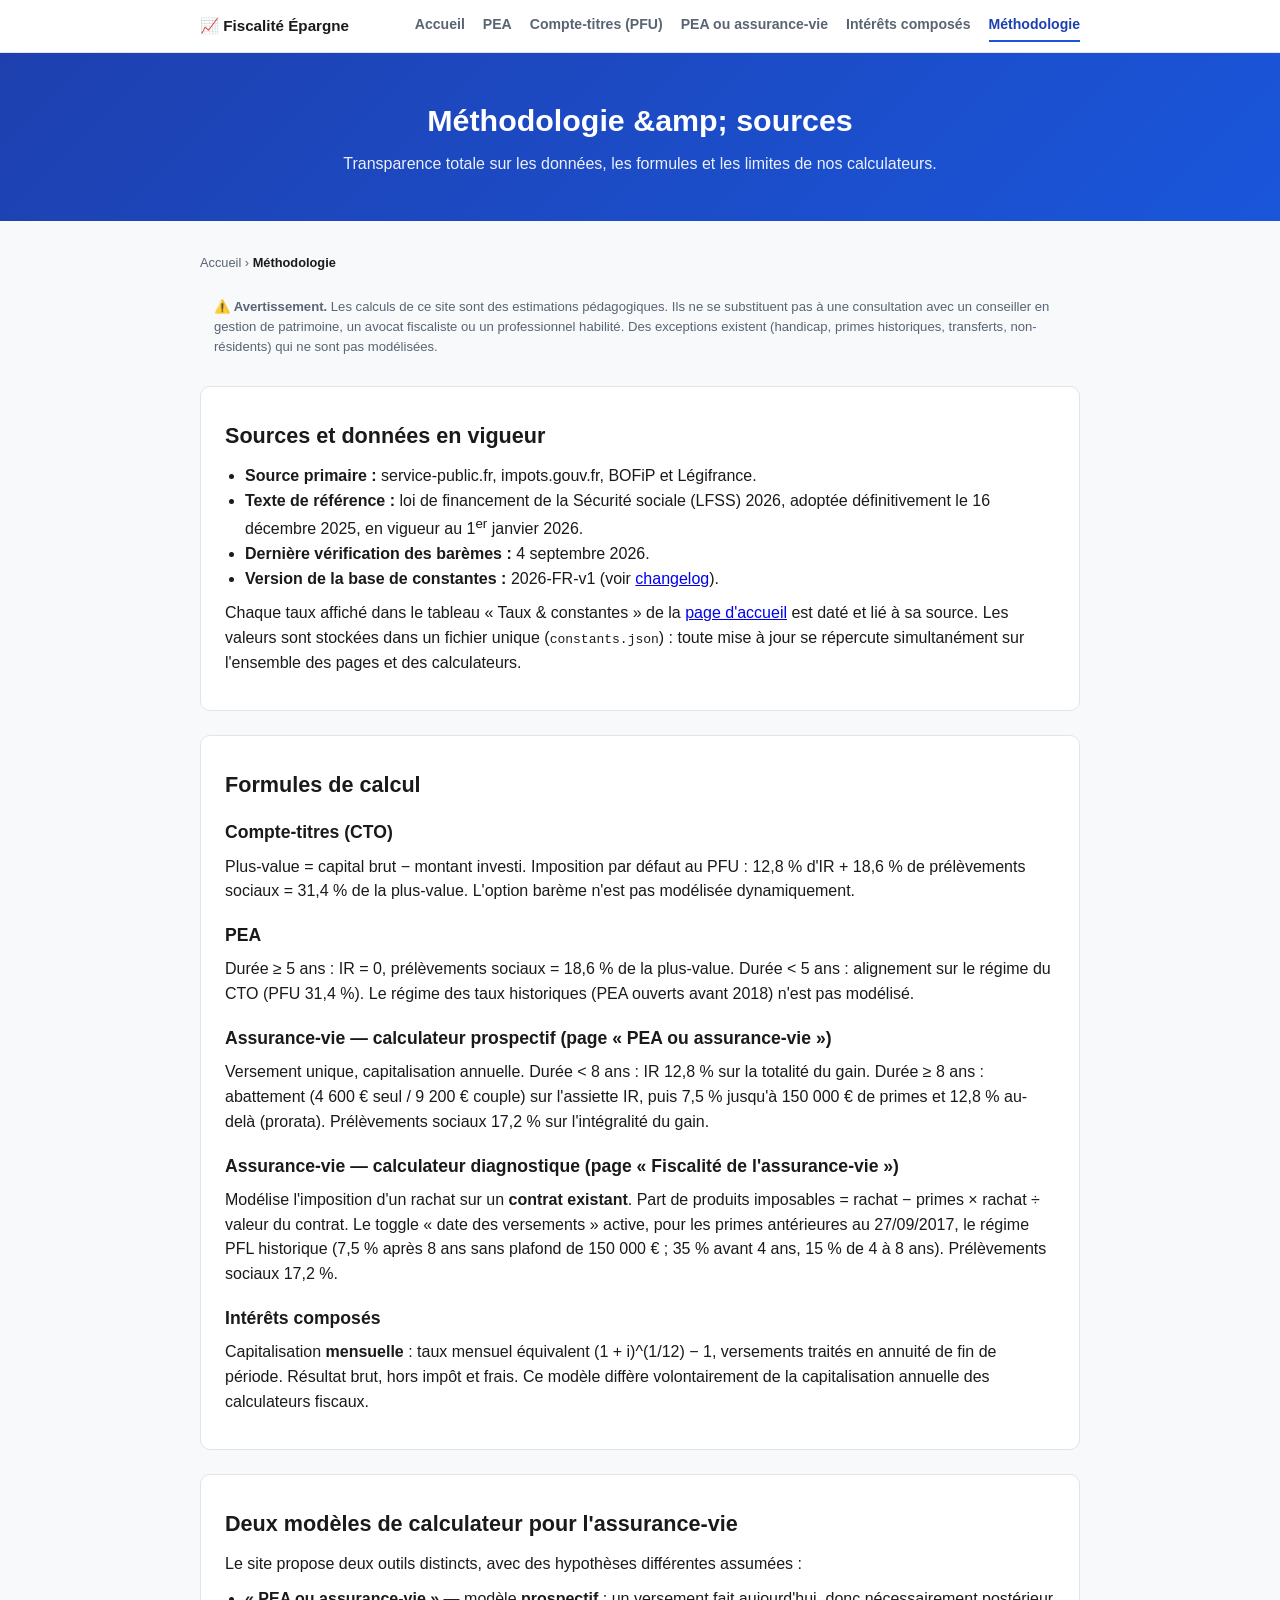
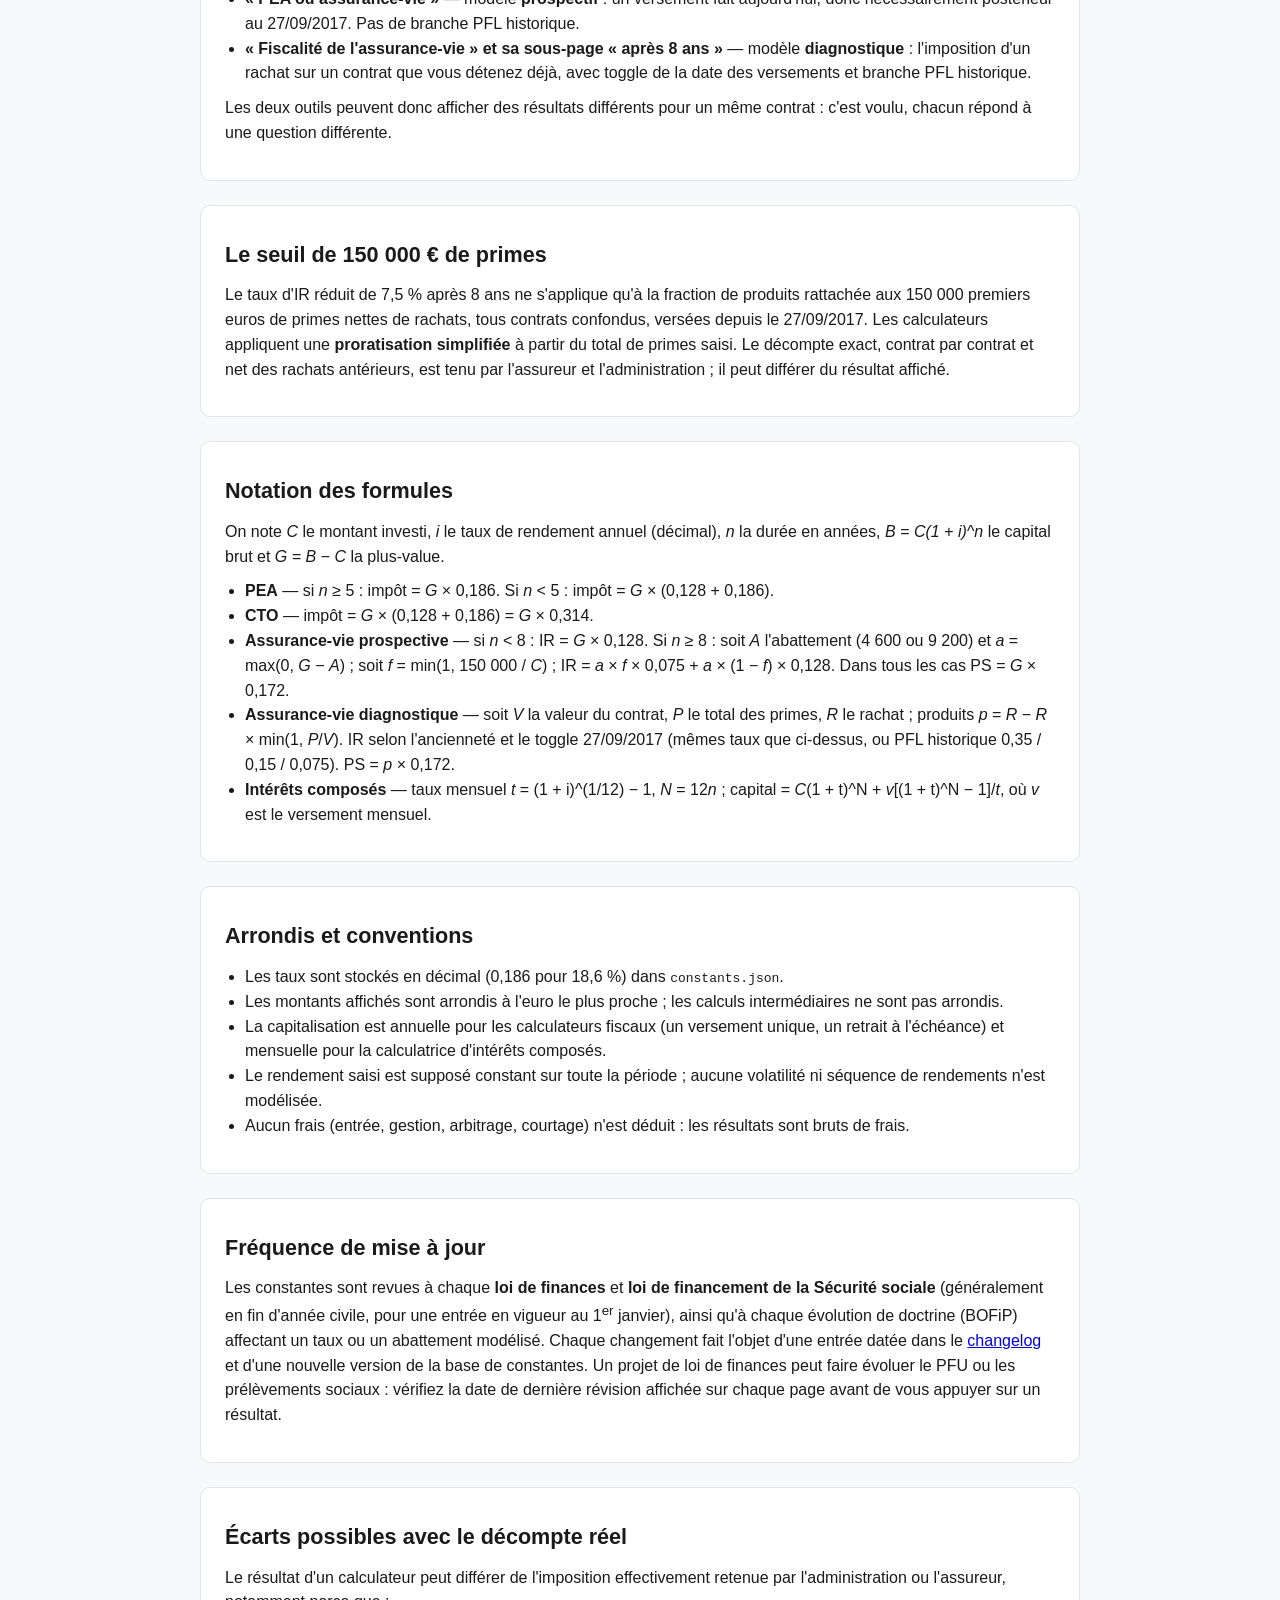
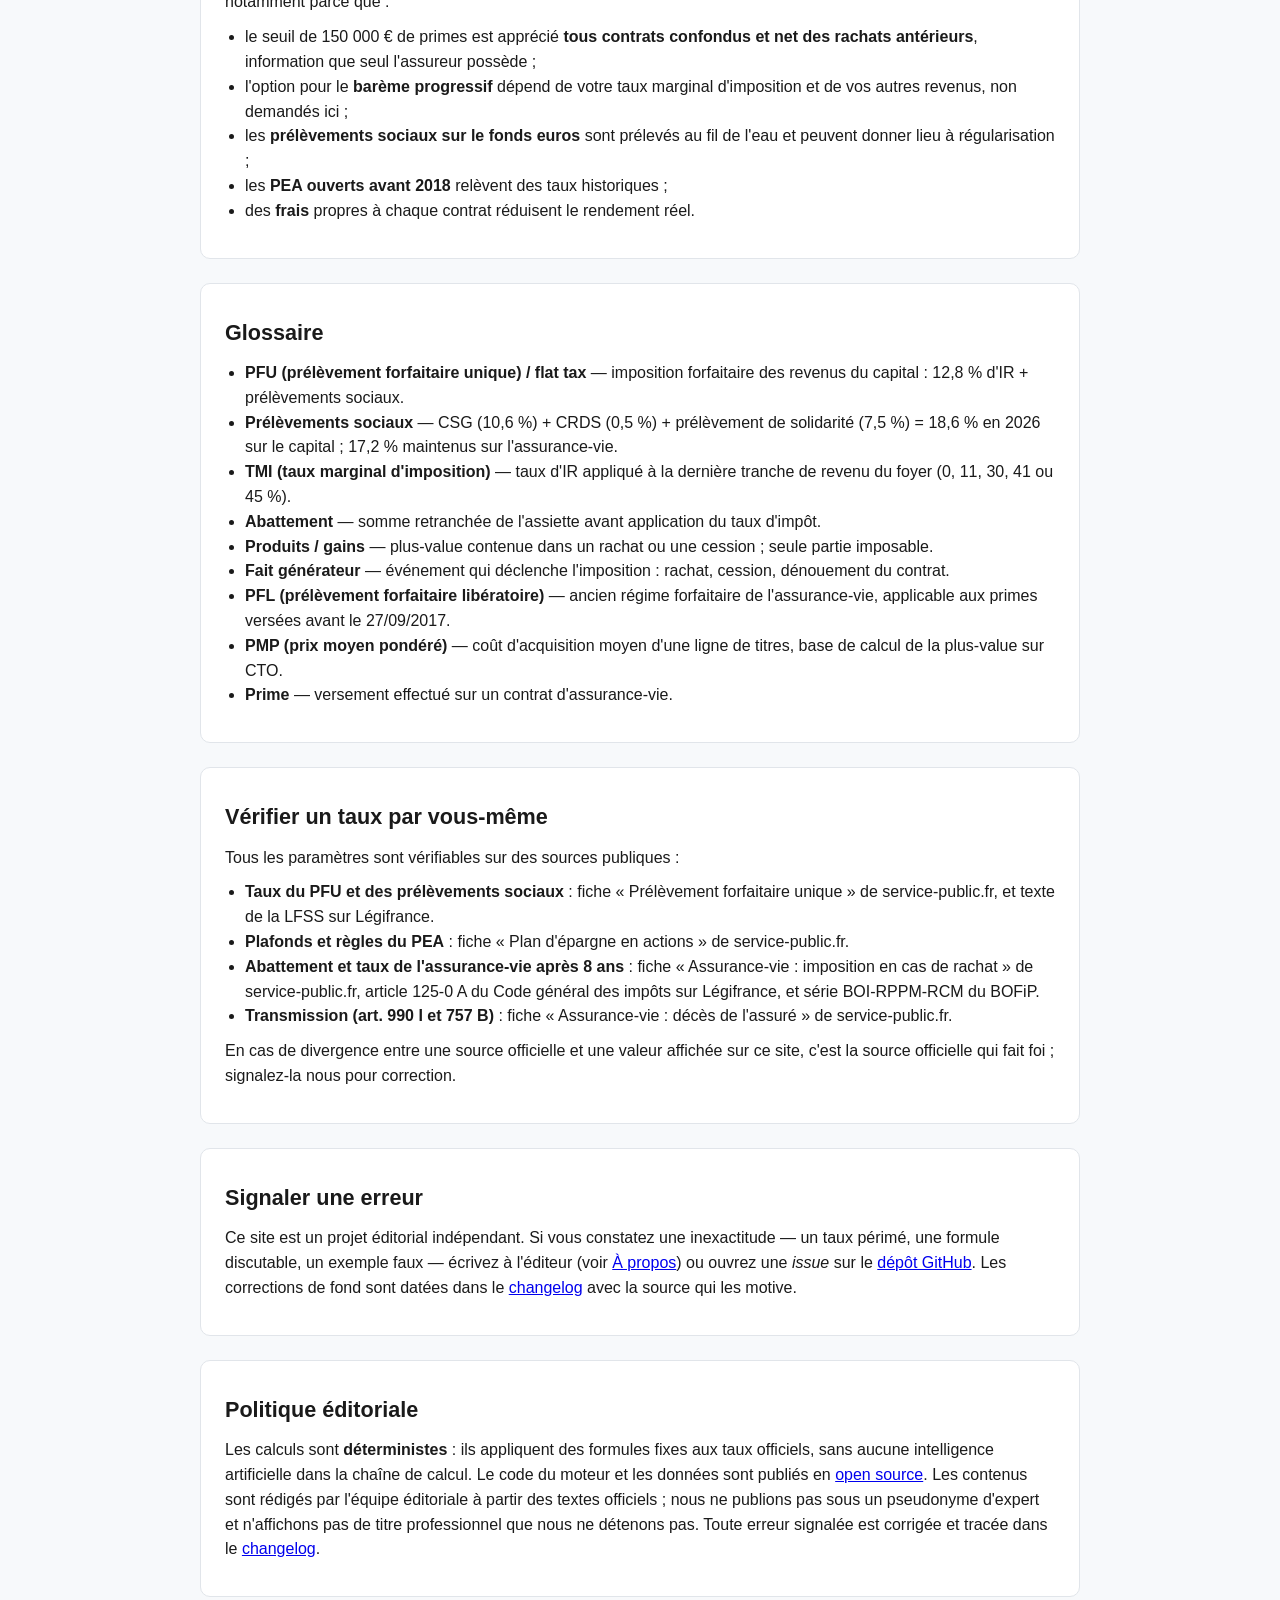
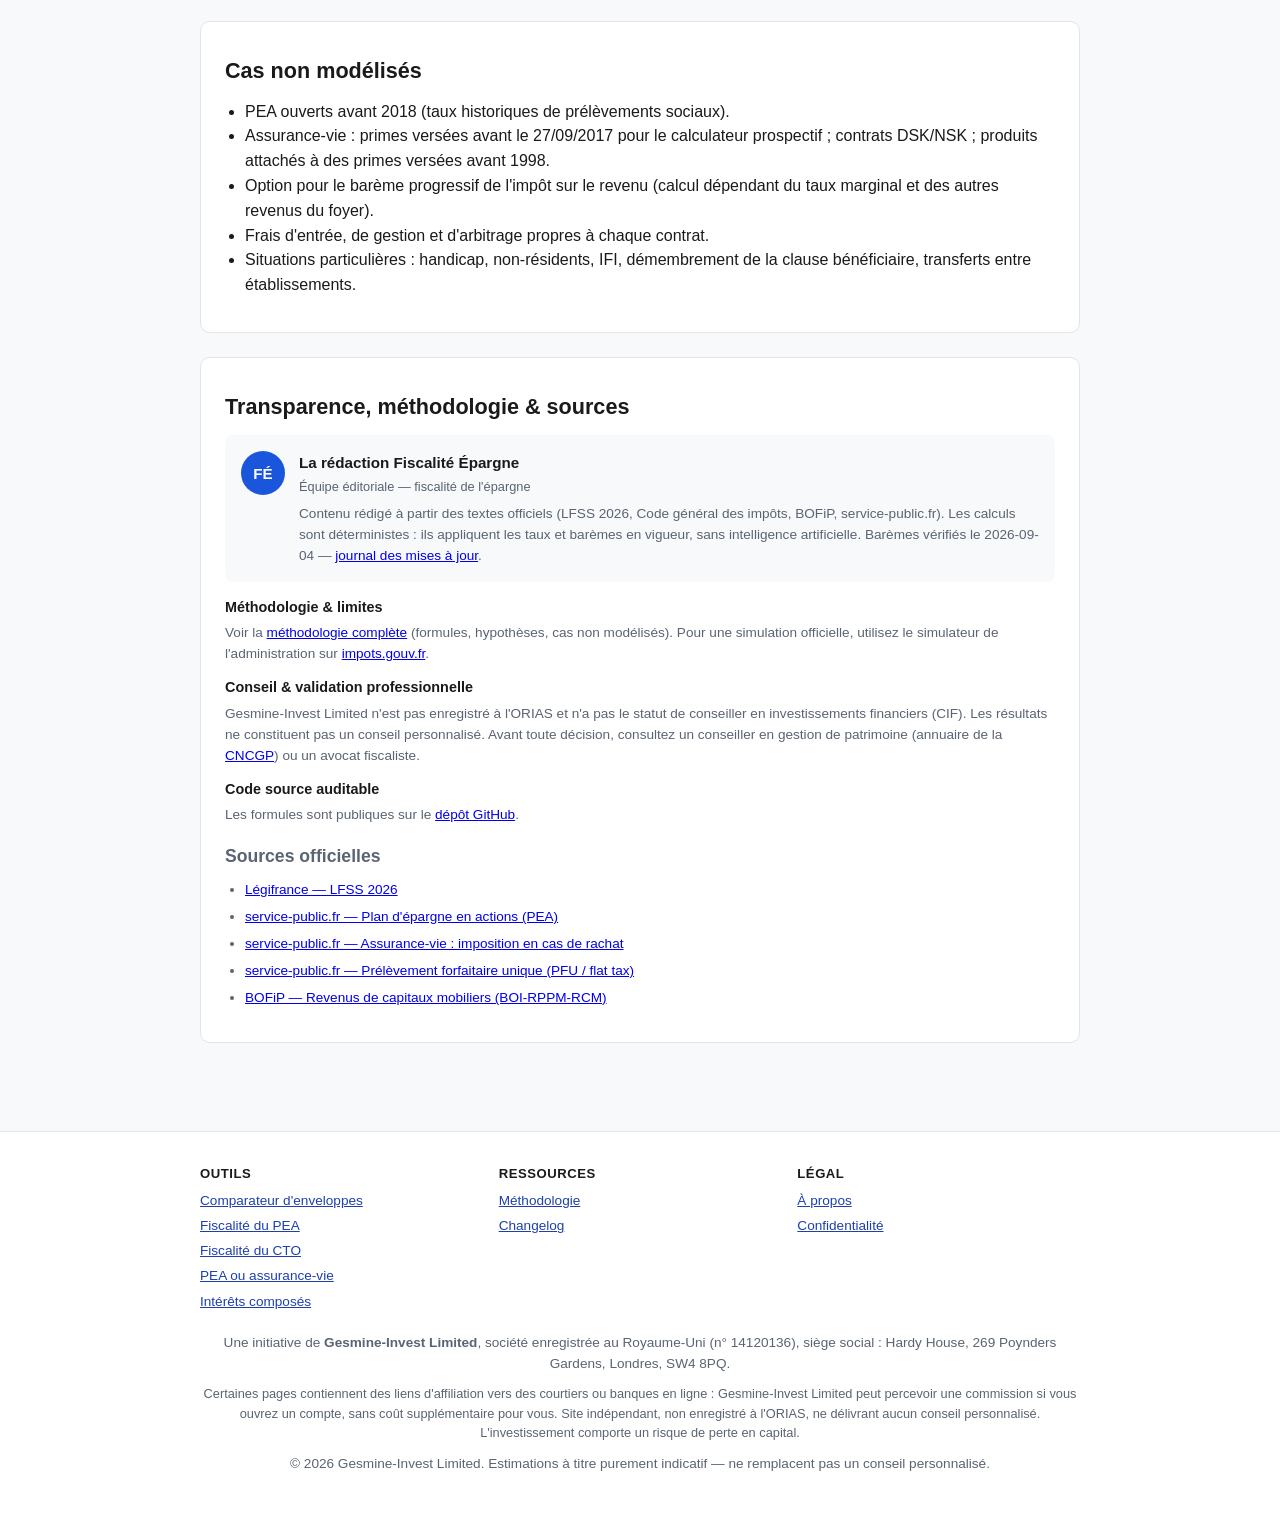
<file: methodologie/index.html>
<!DOCTYPE html>
<html lang="fr">
<head>
<meta charset="UTF-8">
<meta name="viewport" content="width=device-width, initial-scale=1.0">
<title>Méthodologie : sources, formules et limites des calculateurs</title>
<meta name="description" content="Sources officielles, formules de calcul, hypothèses et cas non modélisés des simulateurs de fiscalité de l'épargne (PEA, assurance-vie, CTO, intérêts composés).">
<link rel="canonical" href="https://fiscaliteepargne.fr/methodologie/">
<meta property="og:type" content="article">
<meta property="og:title" content="Méthodologie : sources, formules et limites des calculateurs">
<meta property="og:description" content="Sources officielles, formules de calcul, hypothèses et cas non modélisés des simulateurs de fiscalité de l'épargne (PEA, assurance-vie, CTO, intérêts composés).">
<meta property="og:url" content="https://fiscaliteepargne.fr/methodologie/">
<meta property="og:site_name" content="Fiscalité Épargne">
<meta property="og:locale" content="fr_FR">
<meta name="twitter:card" content="summary_large_image">
<meta name="theme-color" content="#1e40af">
<link rel="stylesheet" href="/assets/style.css">
<link rel="icon" href="data:image/svg+xml,<svg xmlns=%22http://www.w3.org/2000/svg%22 viewBox=%220 0 100 100%22><text y=%22.9em%22 font-size=%2290%22>📈</text></svg>">
<script>window.__CONSTS__={"version":"2026-FR-v1","verifie_le":"2026-09-04","source_principale":"LFSS 2026, adoptée le 16/12/2025 — service-public.fr / Légifrance","pfu":{"ir_flat":0.128,"ps_standard":0.186,"ps_assurance_vie":0.172,"global_pea_cto":0.314,"global_av_avant_8_ans":0.3},"pea":{"plafond_versements":150000,"plafond_pea_pme":225000,"plafond_pea_jeune":20000,"duree_exoneration_ir":5,"ps_applicable":"ps_standard","hypothese_calculateur":"PEA ouvert à partir du 01/01/2018 — taux de PS à date, pas de régime de taux historiques","avertissement_pre_2018":"Pour un PEA ouvert avant 2018, un régime de taux historiques par tranche s'applique aux prélèvements sociaux — non modélisé ici, consultez votre établissement gestionnaire."},"assurance_vie":{"abattement_annuel_seul":4600,"abattement_annuel_couple":9200,"seuil_anciennete_ans":8,"seuil_primes_taux_reduit":150000,"taux_avant_8_ans":0.3,"taux_apres_8_ans_sous_seuil":0.075,"taux_apres_8_ans_au_dela_seuil":0.128,"pfl_historique":{"avant_4_ans":0.35,"de_4_a_8_ans":0.15,"apres_8_ans":0.075},"abattement_deces_avant_70_ans":152500,"abattement_deces_apres_70_ans":30500,"date_charniere_versements":"2017-09-27","ps_applicable":"ps_assurance_vie","hypothese_calculateur":"Le calculateur diagnostique simule l'imposition d'un rachat sur un contrat détenu. Le seuil de 150 000 € est apprécié selon une proratisation simplifiée sur le total des primes saisi."},"cto":{"pfu_applicable":"global_pea_cto","abattement_dividendes_bareme":0.4,"csg_deductible_bareme":0.068},"sources":{"lfss_2026":["Légifrance — LFSS 2026","https://www.legifrance.gouv.fr/jorf/id/JORFTEXT000050800000"],"sp_pea":["service-public.fr — Plan d'épargne en actions (PEA)","https://www.service-public.fr/particuliers/vosdroits/F1662"],"sp_av_rachat":["service-public.fr — Assurance-vie : imposition en cas de rachat","https://www.service-public.fr/particuliers/vosdroits/F14204"],"sp_av_deces":["service-public.fr — Assurance-vie : décès de l'assuré","https://www.service-public.fr/particuliers/vosdroits/F15393"],"sp_pfu":["service-public.fr — Prélèvement forfaitaire unique (PFU / flat tax)","https://www.service-public.fr/particuliers/vosdroits/F34913"],"impots_pv_mobilieres":["impots.gouv.fr — Plus-values de cession de valeurs mobilières","https://www.impots.gouv.fr/particulier/les-plus-values-de-cession-de-valeurs-mobilieres-et-de-droits-sociaux"],"bofip_rcm":["BOFiP — Revenus de capitaux mobiliers (BOI-RPPM-RCM)","https://bofip.impots.gouv.fr/bofip/3806-PGP.html"],"lafinancepourtous_pfu":["La finance pour tous — Le prélèvement forfaitaire unique","https://www.lafinancepourtous.com/decryptages/impots/calcul-de-l-impot/le-prelevement-forfaitaire-unique-pfu-ou-flat-tax/"]},"table":[{"label":"PFU — impôt sur le revenu (flat tax IR)","value":"12,8 %","revise_le":"2026-09-04","source":"lfss_2026"},{"label":"Prélèvements sociaux — PEA &amp; CTO","value":"18,6 %","revise_le":"2026-09-04","source":"lfss_2026"},{"label":"Prélèvements sociaux — assurance-vie (maintenus)","value":"17,2 %","revise_le":"2026-09-04","source":"sp_av_rachat"},{"label":"PFU global — CTO, dividendes, plus-values mobilières","value":"31,4 %","revise_le":"2026-09-04","source":"lfss_2026"},{"label":"PFU assurance-vie &lt; 8 ans (IR 12,8 % + PS 17,2 %)","value":"30,0 %","revise_le":"2026-09-04","source":"sp_av_rachat"},{"label":"Taux IR réduit assurance-vie &gt; 8 ans (primes ≤ 150 000 €)","value":"7,5 %","revise_le":"2026-09-04","source":"sp_av_rachat"},{"label":"Plafond de versements — PEA classique","value":"150 000 €","revise_le":"2026-09-04","source":"sp_pea"},{"label":"Plafond de versements — PEA + PEA-PME (cumulé)","value":"225 000 €","revise_le":"2026-09-04","source":"sp_pea"},{"label":"Abattement annuel assurance-vie &gt; 8 ans","value":"4 600 € seul / 9 200 € couple","revise_le":"2026-09-04","source":"sp_av_rachat"},{"label":"Abattement dividendes au barème progressif","value":"40 %","revise_le":"2026-09-04","source":"sp_pfu"},{"label":"Abattement transmission AV — primes avant 70 ans (art. 990 I CGI)","value":"152 500 € / bénéficiaire","revise_le":"2026-09-04","source":"sp_av_deces"},{"label":"Abattement transmission AV — primes après 70 ans (art. 757 B CGI)","value":"30 500 € global","revise_le":"2026-09-04","source":"sp_av_deces"}]};</script>
<script type="application/ld+json">
{
  "@context": "https://schema.org",
  "@graph": [
    {
      "@type": "Organization",
      "@id": "https://fiscaliteepargne.fr/#org",
      "name": "Fiscalité Épargne",
      "url": "https://fiscaliteepargne.fr/",
      "legalName": "Gesmine-Invest Limited",
      "identifier": {
        "@type": "PropertyValue",
        "name": "UK Company Number",
        "value": "14120136"
      },
      "address": {
        "@type": "PostalAddress",
        "streetAddress": "Hardy House, 269 Poynders Gardens",
        "addressLocality": "London",
        "postalCode": "SW4 8PQ",
        "addressCountry": "GB"
      },
      "sameAs": [
        "https://github.com/sadiyaqeen92639572-cloud/fiscaliteepargne"
      ]
    },
    {
      "@type": "WebSite",
      "@id": "https://fiscaliteepargne.fr/#website",
      "name": "Fiscalité Épargne",
      "url": "https://fiscaliteepargne.fr/",
      "inLanguage": "fr-FR",
      "publisher": {
        "@id": "https://fiscaliteepargne.fr/#org"
      }
    },
    {
      "@type": "Article",
      "@id": "https://fiscaliteepargne.fr/methodologie/#page",
      "url": "https://fiscaliteepargne.fr/methodologie/",
      "name": "Méthodologie : sources, formules et limites des calculateurs",
      "headline": "Méthodologie &amp; sources",
      "description": "Sources officielles, formules de calcul, hypothèses et cas non modélisés des simulateurs de fiscalité de l'épargne (PEA, assurance-vie, CTO, intérêts composés).",
      "inLanguage": "fr-FR",
      "isPartOf": {
        "@id": "https://fiscaliteepargne.fr/#website"
      },
      "datePublished": "2026-09-04",
      "dateModified": "2026-09-07",
      "author": {
        "@type": "Organization",
        "name": "La rédaction Fiscalité Épargne",
        "url": "https://fiscaliteepargne.fr/about/"
      },
      "publisher": {
        "@id": "https://fiscaliteepargne.fr/#org"
      }
    },
    {
      "@type": "BreadcrumbList",
      "itemListElement": [
        {
          "@type": "ListItem",
          "position": 1,
          "name": "Accueil",
          "item": "https://fiscaliteepargne.fr/"
        },
        {
          "@type": "ListItem",
          "position": 2,
          "name": "Méthodologie",
          "item": "https://fiscaliteepargne.fr/methodologie/"
        }
      ]
    }
  ]
}
</script>
</head>
<body>
<nav class="site-nav" aria-label="Navigation principale">
  <div class="container">
    <a href="/" class="nav-brand">📈 Fiscalité Épargne</a>
    <details><summary>Menu ▾</summary></details>
    <div class="nav-links">
      <a href="/">Accueil</a>
      <a href="/pea/">PEA</a>
      <a href="/compte-titres-fiscalite/">Compte-titres (PFU)</a>
      <a href="/pea-ou-assurance-vie/">PEA ou assurance-vie</a>
      <a href="/interet-compose/">Intérêts composés</a>
      <a href="/methodologie/" aria-current="page">Méthodologie</a>
    </div>
  </div>
</nav>
<header>
  <div class="container">
    
    <h1>Méthodologie &amp;amp; sources</h1>
    <p>Transparence totale sur les données, les formules et les limites de nos calculateurs.</p>
    
  </div>
</header>

<main class="container">
  <nav class="breadcrumb" aria-label="Fil d'Ariane"><a href="/">Accueil</a> &rsaquo; <span>Méthodologie</span></nav>
  <div class="disclaimer-banner">⚠️ <strong>Avertissement.</strong> Les calculs de ce site sont des estimations pédagogiques. Ils ne se substituent pas à une consultation avec un conseiller en gestion de patrimoine, un avocat fiscaliste ou un professionnel habilité. Des exceptions existent (handicap, primes historiques, transferts, non-résidents) qui ne sont pas modélisées.</div>

  <div class='eeat-section'><h2>Sources et données en vigueur</h2><ul><li><strong>Source primaire :</strong> service-public.fr, impots.gouv.fr, BOFiP et Légifrance.</li><li><strong>Texte de référence :</strong> loi de financement de la Sécurité sociale (LFSS) 2026, adoptée définitivement le 16 décembre 2025, en vigueur au 1<sup>er</sup> janvier 2026.</li><li><strong>Dernière vérification des barèmes :</strong> 4 septembre 2026.</li><li><strong>Version de la base de constantes :</strong> 2026-FR-v1 (voir <a href='/changelog/'>changelog</a>).</li></ul><p>Chaque taux affiché dans le tableau « Taux &amp; constantes » de la <a href='/'>page d'accueil</a> est daté et lié à sa source. Les valeurs sont stockées dans un fichier unique (<code>constants.json</code>) : toute mise à jour se répercute simultanément sur l'ensemble des pages et des calculateurs.</p></div>

  <div class='eeat-section'><h2>Formules de calcul</h2><h3>Compte-titres (CTO)</h3><p>Plus-value = capital brut − montant investi. Imposition par défaut au PFU : 12,8 % d'IR + 18,6 % de prélèvements sociaux = 31,4 % de la plus-value. L'option barème n'est pas modélisée dynamiquement.</p><h3>PEA</h3><p>Durée ≥ 5 ans : IR = 0, prélèvements sociaux = 18,6 % de la plus-value. Durée &lt; 5 ans : alignement sur le régime du CTO (PFU 31,4 %). Le régime des taux historiques (PEA ouverts avant 2018) n'est pas modélisé.</p><h3>Assurance-vie — calculateur prospectif (page « PEA ou assurance-vie »)</h3><p>Versement unique, capitalisation annuelle. Durée &lt; 8 ans : IR 12,8 % sur la totalité du gain. Durée ≥ 8 ans : abattement (4 600 € seul / 9 200 € couple) sur l'assiette IR, puis 7,5 % jusqu'à 150 000 € de primes et 12,8 % au-delà (prorata). Prélèvements sociaux 17,2 % sur l'intégralité du gain.</p><h3>Assurance-vie — calculateur diagnostique (page « Fiscalité de l'assurance-vie »)</h3><p>Modélise l'imposition d'un rachat sur un <strong>contrat existant</strong>. Part de produits imposables = rachat − primes × rachat ÷ valeur du contrat. Le toggle « date des versements » active, pour les primes antérieures au 27/09/2017, le régime PFL historique (7,5 % après 8 ans sans plafond de 150 000 € ; 35 % avant 4 ans, 15 % de 4 à 8 ans). Prélèvements sociaux 17,2 %.</p><h3>Intérêts composés</h3><p>Capitalisation <strong>mensuelle</strong> : taux mensuel équivalent (1 + i)^(1/12) − 1, versements traités en annuité de fin de période. Résultat brut, hors impôt et frais. Ce modèle diffère volontairement de la capitalisation annuelle des calculateurs fiscaux.</p></div>

  <div class='eeat-section'><h2>Deux modèles de calculateur pour l'assurance-vie</h2><p>Le site propose deux outils distincts, avec des hypothèses différentes assumées :</p><ul><li><strong>« PEA ou assurance-vie »</strong> — modèle <strong>prospectif</strong> : un versement fait aujourd'hui, donc nécessairement postérieur au 27/09/2017. Pas de branche PFL historique.</li><li><strong>« Fiscalité de l'assurance-vie » et sa sous-page « après 8 ans »</strong> — modèle <strong>diagnostique</strong> : l'imposition d'un rachat sur un contrat que vous détenez déjà, avec toggle de la date des versements et branche PFL historique.</li></ul><p>Les deux outils peuvent donc afficher des résultats différents pour un même contrat : c'est voulu, chacun répond à une question différente.</p></div>

  <div class='eeat-section'><h2>Le seuil de 150 000 € de primes</h2><p>Le taux d'IR réduit de 7,5 % après 8 ans ne s'applique qu'à la fraction de produits rattachée aux 150 000 premiers euros de primes nettes de rachats, tous contrats confondus, versées depuis le 27/09/2017. Les calculateurs appliquent une <strong>proratisation simplifiée</strong> à partir du total de primes saisi. Le décompte exact, contrat par contrat et net des rachats antérieurs, est tenu par l'assureur et l'administration ; il peut différer du résultat affiché.</p></div>

  <div class='eeat-section'><h2>Notation des formules</h2><p>On note <em>C</em> le montant investi, <em>i</em> le taux de rendement annuel (décimal), <em>n</em> la durée en années, <em>B = C(1 + i)^n</em> le capital brut et <em>G = B − C</em> la plus-value.</p><ul><li><strong>PEA</strong> — si <em>n</em> ≥ 5 : impôt = <em>G</em> × 0,186. Si <em>n</em> &lt; 5 : impôt = <em>G</em> × (0,128 + 0,186).</li><li><strong>CTO</strong> — impôt = <em>G</em> × (0,128 + 0,186) = <em>G</em> × 0,314.</li><li><strong>Assurance-vie prospective</strong> — si <em>n</em> &lt; 8 : IR = <em>G</em> × 0,128. Si <em>n</em> ≥ 8 : soit <em>A</em> l'abattement (4 600 ou 9 200) et <em>a</em> = max(0, <em>G</em> − <em>A</em>) ; soit <em>f</em> = min(1, 150 000 / <em>C</em>) ; IR = <em>a</em> × <em>f</em> × 0,075 + <em>a</em> × (1 − <em>f</em>) × 0,128. Dans tous les cas PS = <em>G</em> × 0,172.</li><li><strong>Assurance-vie diagnostique</strong> — soit <em>V</em> la valeur du contrat, <em>P</em> le total des primes, <em>R</em> le rachat ; produits <em>p</em> = <em>R</em> − <em>R</em> × min(1, <em>P</em>/<em>V</em>). IR selon l'ancienneté et le toggle 27/09/2017 (mêmes taux que ci-dessus, ou PFL historique 0,35 / 0,15 / 0,075). PS = <em>p</em> × 0,172.</li><li><strong>Intérêts composés</strong> — taux mensuel <em>t</em> = (1 + i)^(1/12) − 1, <em>N</em> = 12<em>n</em> ; capital = <em>C</em>(1 + t)^N + <em>v</em>[(1 + t)^N − 1]/<em>t</em>, où <em>v</em> est le versement mensuel.</li></ul></div>

  <div class='eeat-section'><h2>Arrondis et conventions</h2><ul><li>Les taux sont stockés en décimal (0,186 pour 18,6 %) dans <code>constants.json</code>.</li><li>Les montants affichés sont arrondis à l'euro le plus proche ; les calculs intermédiaires ne sont pas arrondis.</li><li>La capitalisation est annuelle pour les calculateurs fiscaux (un versement unique, un retrait à l'échéance) et mensuelle pour la calculatrice d'intérêts composés.</li><li>Le rendement saisi est supposé constant sur toute la période ; aucune volatilité ni séquence de rendements n'est modélisée.</li><li>Aucun frais (entrée, gestion, arbitrage, courtage) n'est déduit : les résultats sont bruts de frais.</li></ul></div>

  <div class='eeat-section'><h2>Fréquence de mise à jour</h2><p>Les constantes sont revues à chaque <strong>loi de finances</strong> et <strong>loi de financement de la Sécurité sociale</strong> (généralement en fin d'année civile, pour une entrée en vigueur au 1<sup>er</sup> janvier), ainsi qu'à chaque évolution de doctrine (BOFiP) affectant un taux ou un abattement modélisé. Chaque changement fait l'objet d'une entrée datée dans le <a href='/changelog/'>changelog</a> et d'une nouvelle version de la base de constantes. Un projet de loi de finances peut faire évoluer le PFU ou les prélèvements sociaux : vérifiez la date de dernière révision affichée sur chaque page avant de vous appuyer sur un résultat.</p></div>

  <div class='eeat-section'><h2>Écarts possibles avec le décompte réel</h2><p>Le résultat d'un calculateur peut différer de l'imposition effectivement retenue par l'administration ou l'assureur, notamment parce que :</p><ul><li>le seuil de 150 000 € de primes est apprécié <strong>tous contrats confondus et net des rachats antérieurs</strong>, information que seul l'assureur possède ;</li><li>l'option pour le <strong>barème progressif</strong> dépend de votre taux marginal d'imposition et de vos autres revenus, non demandés ici ;</li><li>les <strong>prélèvements sociaux sur le fonds euros</strong> sont prélevés au fil de l'eau et peuvent donner lieu à régularisation ;</li><li>les <strong>PEA ouverts avant 2018</strong> relèvent des taux historiques ;</li><li>des <strong>frais</strong> propres à chaque contrat réduisent le rendement réel.</li></ul></div>

  <div class='eeat-section'><h2>Glossaire</h2><ul><li><strong>PFU (prélèvement forfaitaire unique) / flat tax</strong> — imposition forfaitaire des revenus du capital : 12,8 % d'IR + prélèvements sociaux.</li><li><strong>Prélèvements sociaux</strong> — CSG (10,6 %) + CRDS (0,5 %) + prélèvement de solidarité (7,5 %) = 18,6 % en 2026 sur le capital ; 17,2 % maintenus sur l'assurance-vie.</li><li><strong>TMI (taux marginal d'imposition)</strong> — taux d'IR appliqué à la dernière tranche de revenu du foyer (0, 11, 30, 41 ou 45 %).</li><li><strong>Abattement</strong> — somme retranchée de l'assiette avant application du taux d'impôt.</li><li><strong>Produits / gains</strong> — plus-value contenue dans un rachat ou une cession ; seule partie imposable.</li><li><strong>Fait générateur</strong> — événement qui déclenche l'imposition : rachat, cession, dénouement du contrat.</li><li><strong>PFL (prélèvement forfaitaire libératoire)</strong> — ancien régime forfaitaire de l'assurance-vie, applicable aux primes versées avant le 27/09/2017.</li><li><strong>PMP (prix moyen pondéré)</strong> — coût d'acquisition moyen d'une ligne de titres, base de calcul de la plus-value sur CTO.</li><li><strong>Prime</strong> — versement effectué sur un contrat d'assurance-vie.</li></ul></div>

  <div class='eeat-section'><h2>Vérifier un taux par vous-même</h2><p>Tous les paramètres sont vérifiables sur des sources publiques :</p><ul><li><strong>Taux du PFU et des prélèvements sociaux</strong> : fiche « Prélèvement forfaitaire unique » de service-public.fr, et texte de la LFSS sur Légifrance.</li><li><strong>Plafonds et règles du PEA</strong> : fiche « Plan d'épargne en actions » de service-public.fr.</li><li><strong>Abattement et taux de l'assurance-vie après 8 ans</strong> : fiche « Assurance-vie : imposition en cas de rachat » de service-public.fr, article 125-0 A du Code général des impôts sur Légifrance, et série BOI-RPPM-RCM du BOFiP.</li><li><strong>Transmission (art. 990 I et 757 B)</strong> : fiche « Assurance-vie : décès de l'assuré » de service-public.fr.</li></ul><p>En cas de divergence entre une source officielle et une valeur affichée sur ce site, c'est la source officielle qui fait foi ; signalez-la nous pour correction.</p></div>

  <div class='eeat-section'><h2>Signaler une erreur</h2><p>Ce site est un projet éditorial indépendant. Si vous constatez une inexactitude — un taux périmé, une formule discutable, un exemple faux — écrivez à l'éditeur (voir <a href='/about/'>À propos</a>) ou ouvrez une <em>issue</em> sur le <a href='https://github.com/sadiyaqeen92639572-cloud/fiscaliteepargne' rel='noopener nofollow' target='_blank'>dépôt GitHub</a>. Les corrections de fond sont datées dans le <a href='/changelog/'>changelog</a> avec la source qui les motive.</p></div>

  <div class='eeat-section'><h2>Politique éditoriale</h2><p>Les calculs sont <strong>déterministes</strong> : ils appliquent des formules fixes aux taux officiels, sans aucune intelligence artificielle dans la chaîne de calcul. Le code du moteur et les données sont publiés en <a href='https://github.com/sadiyaqeen92639572-cloud/fiscaliteepargne' rel='noopener nofollow' target='_blank'>open source</a>. Les contenus sont rédigés par l'équipe éditoriale à partir des textes officiels ; nous ne publions pas sous un pseudonyme d'expert et n'affichons pas de titre professionnel que nous ne détenons pas. Toute erreur signalée est corrigée et tracée dans le <a href='/changelog/'>changelog</a>.</p></div>

  <div class='eeat-section'><h2>Cas non modélisés</h2><ul><li>PEA ouverts avant 2018 (taux historiques de prélèvements sociaux).</li><li>Assurance-vie : primes versées avant le 27/09/2017 pour le calculateur prospectif ; contrats DSK/NSK ; produits attachés à des primes versées avant 1998.</li><li>Option pour le barème progressif de l'impôt sur le revenu (calcul dépendant du taux marginal et des autres revenus du foyer).</li><li>Frais d'entrée, de gestion et d'arbitrage propres à chaque contrat.</li><li>Situations particulières : handicap, non-résidents, IFI, démembrement de la clause bénéficiaire, transferts entre établissements.</li></ul></div>

  <div class="eeat-section">
  <h2>Transparence, méthodologie &amp; sources</h2>
  <div class="eeat-author">
    <div class="avatar">FÉ</div>
    <div>
      <h4>La rédaction Fiscalité Épargne</h4>
      <div class="role">Équipe éditoriale — fiscalité de l'épargne</div>
      <p>Contenu rédigé à partir des textes officiels (LFSS 2026, Code général des impôts, BOFiP, service-public.fr). Les calculs sont déterministes : ils appliquent les taux et barèmes en vigueur, sans intelligence artificielle. Barèmes vérifiés le 2026-09-04 — <a href="/changelog/">journal des mises à jour</a>.</p>
      
    </div>
  </div>
  <div class="eeat-compliance">
    <h4>Méthodologie &amp; limites</h4>
    <p>Voir la <a href="/methodologie/">méthodologie complète</a> (formules, hypothèses, cas non modélisés). Pour une simulation officielle, utilisez le simulateur de l'administration sur <a href="https://www.impots.gouv.fr/" rel="noopener nofollow" target="_blank">impots.gouv.fr</a>.</p>
    <h4>Conseil &amp; validation professionnelle</h4>
    <p>Gesmine-Invest Limited n'est pas enregistré à l'ORIAS et n'a pas le statut de conseiller en investissements financiers (CIF). Les résultats ne constituent pas un conseil personnalisé. Avant toute décision, consultez un conseiller en gestion de patrimoine (annuaire de la <a href="https://www.cncgp.fr/trouver-un-conseiller/" rel="noopener nofollow" target="_blank">CNCGP</a>) ou un avocat fiscaliste.</p>
    <h4>Code source auditable</h4>
    <p>Les formules sont publiques sur le <a href="https://github.com/sadiyaqeen92639572-cloud/fiscaliteepargne" rel="noopener nofollow" target="_blank">dépôt GitHub</a>.</p>
    <h3>Sources officielles</h3>
<ul class="sources-list"><li><a href="https://www.legifrance.gouv.fr/jorf/id/JORFTEXT000050800000" rel="noopener nofollow" target="_blank">Légifrance — LFSS 2026</a></li><li><a href="https://www.service-public.fr/particuliers/vosdroits/F1662" rel="noopener nofollow" target="_blank">service-public.fr — Plan d'épargne en actions (PEA)</a></li><li><a href="https://www.service-public.fr/particuliers/vosdroits/F14204" rel="noopener nofollow" target="_blank">service-public.fr — Assurance-vie : imposition en cas de rachat</a></li><li><a href="https://www.service-public.fr/particuliers/vosdroits/F34913" rel="noopener nofollow" target="_blank">service-public.fr — Prélèvement forfaitaire unique (PFU / flat tax)</a></li><li><a href="https://bofip.impots.gouv.fr/bofip/3806-PGP.html" rel="noopener nofollow" target="_blank">BOFiP — Revenus de capitaux mobiliers (BOI-RPPM-RCM)</a></li></ul>
  </div>
</div>

  
</main>

<footer>
  <div class="container">
    <div class="footer-cols"><div><strong>Outils</strong><ul><li><a href="/">Comparateur d'enveloppes</a></li><li><a href="/pea/">Fiscalité du PEA</a></li><li><a href="/compte-titres-fiscalite/">Fiscalité du CTO</a></li><li><a href="/pea-ou-assurance-vie/">PEA ou assurance-vie</a></li><li><a href="/interet-compose/">Intérêts composés</a></li></ul></div><div><strong>Ressources</strong><ul><li><a href="/methodologie/">Méthodologie</a></li><li><a href="/changelog/">Changelog</a></li></ul></div><div><strong>Légal</strong><ul><li><a href="/about/">À propos</a></li><li><a href="/privacy/">Confidentialité</a></li></ul></div></div>
    <p style="margin-top:16px;">Une initiative de <strong>Gesmine-Invest Limited</strong>, société enregistrée au Royaume-Uni (n° 14120136), siège social : Hardy House, 269 Poynders Gardens, Londres, SW4 8PQ.</p>
    <p style="margin-top:8px;font-size:.8rem;">Certaines pages contiennent des liens d'affiliation vers des courtiers ou banques en ligne : Gesmine-Invest Limited peut percevoir une commission si vous ouvrez un compte, sans coût supplémentaire pour vous. Site indépendant, non enregistré à l'ORIAS, ne délivrant aucun conseil personnalisé. L'investissement comporte un risque de perte en capital.</p>
    <p style="margin-top:8px;">© 2026 Gesmine-Invest Limited. Estimations à titre purement indicatif — ne remplacent pas un conseil personnalisé.</p>
  </div>
</footer>
<script>
function toggleFaq(b){b.classList.toggle('open');b.nextElementSibling.classList.toggle('open');}
</script>
</body>
</html>
</file>
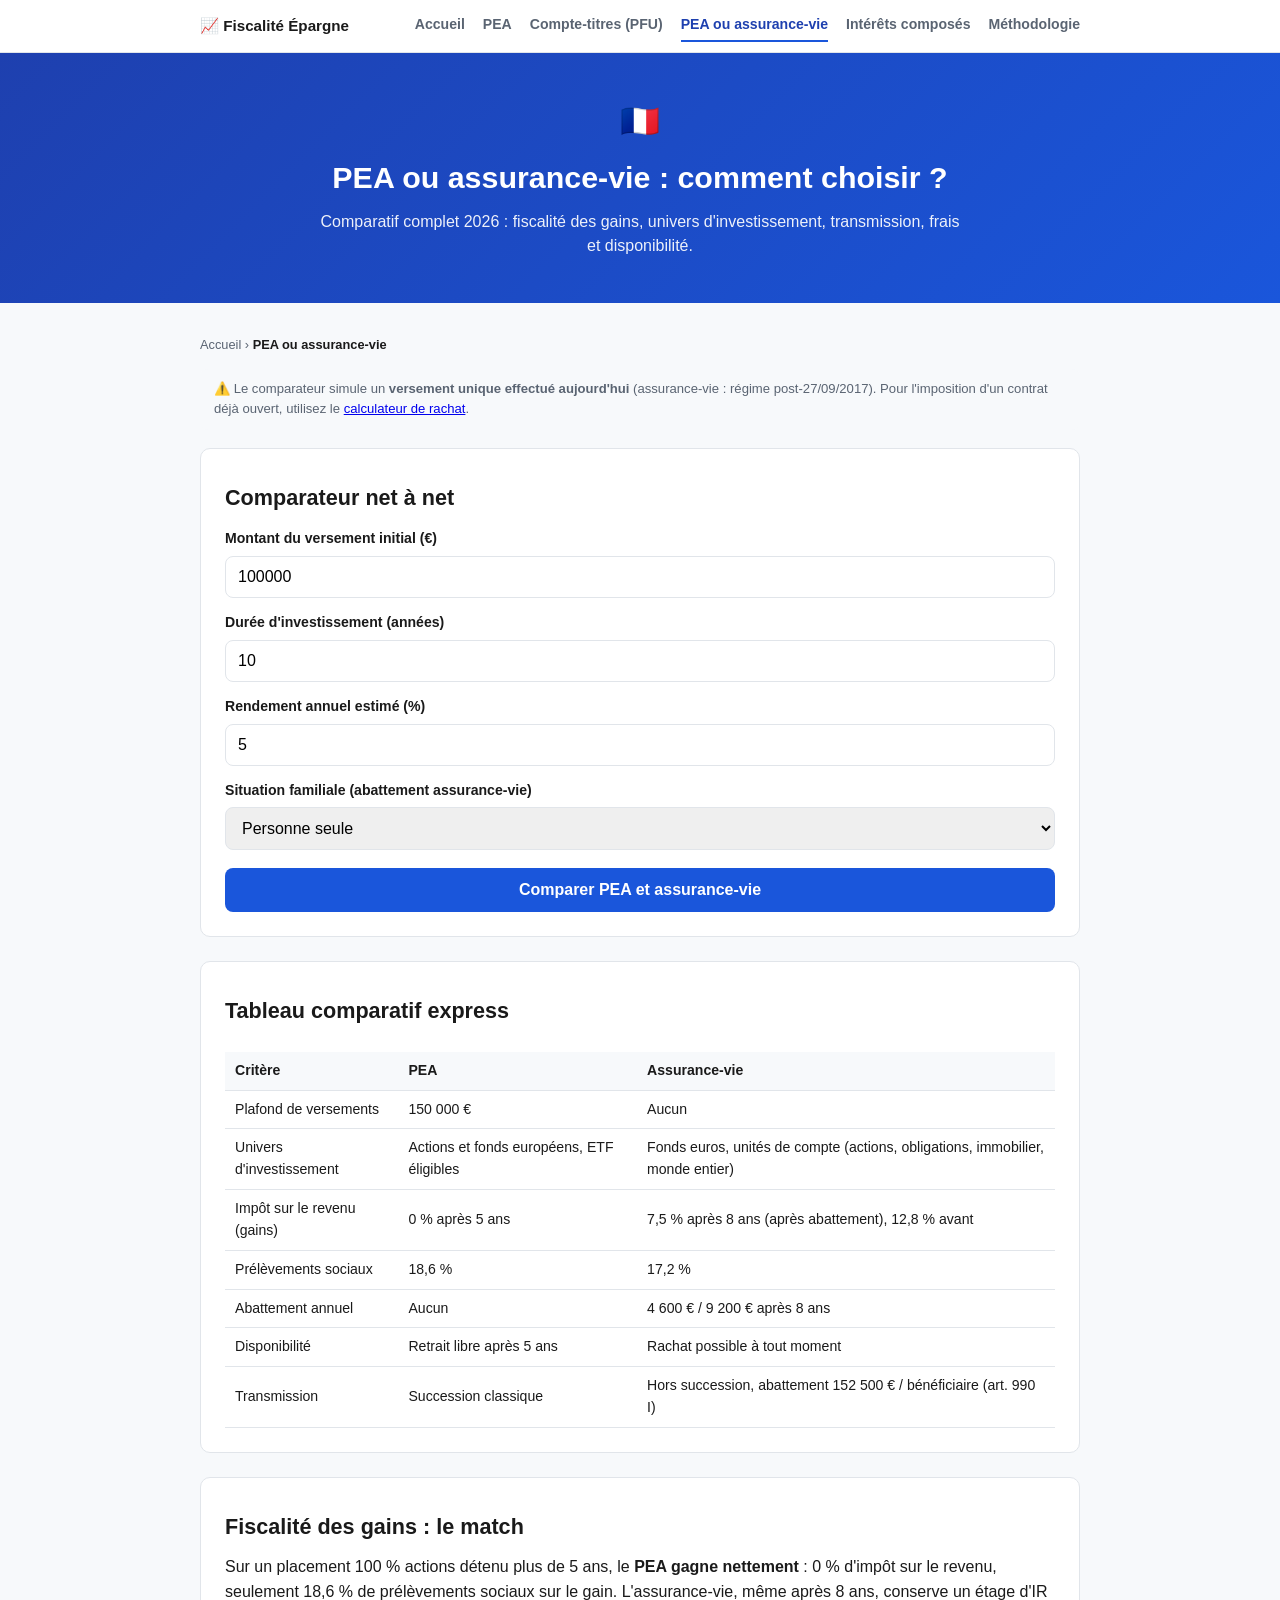
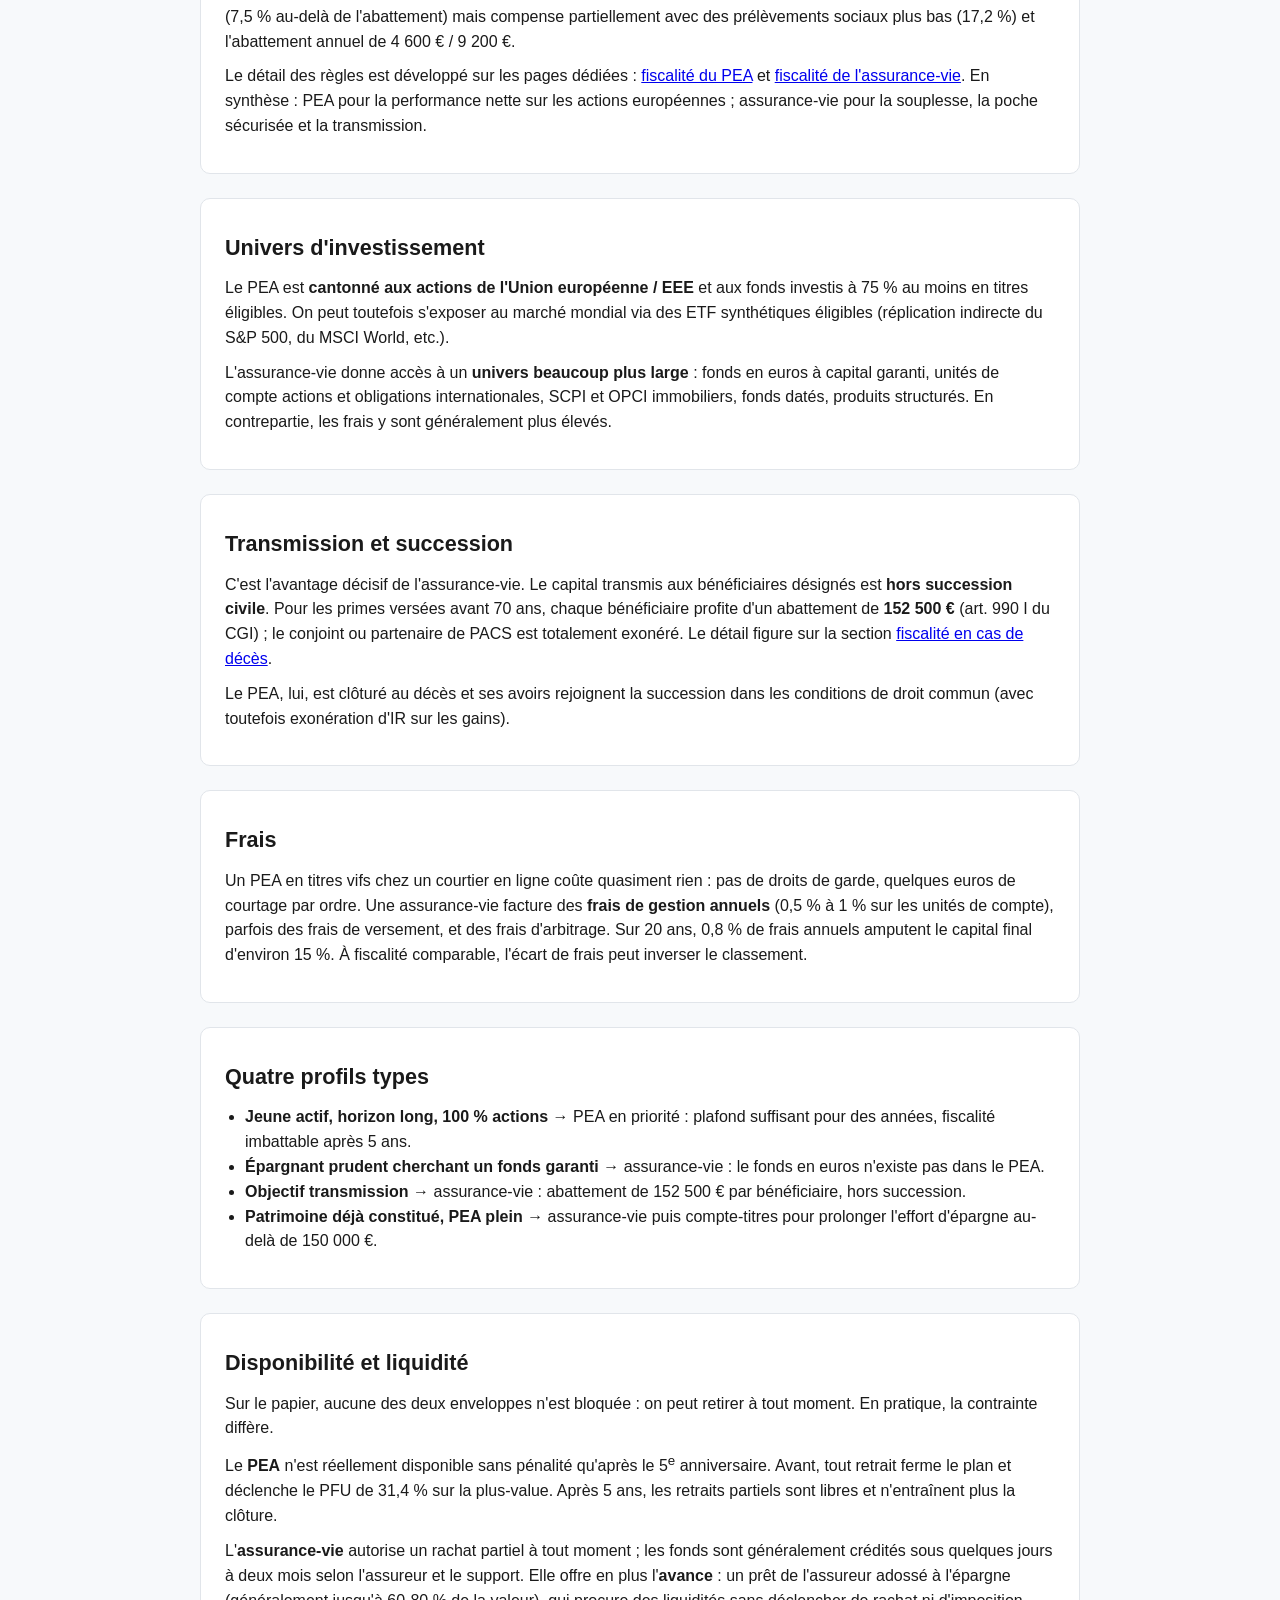
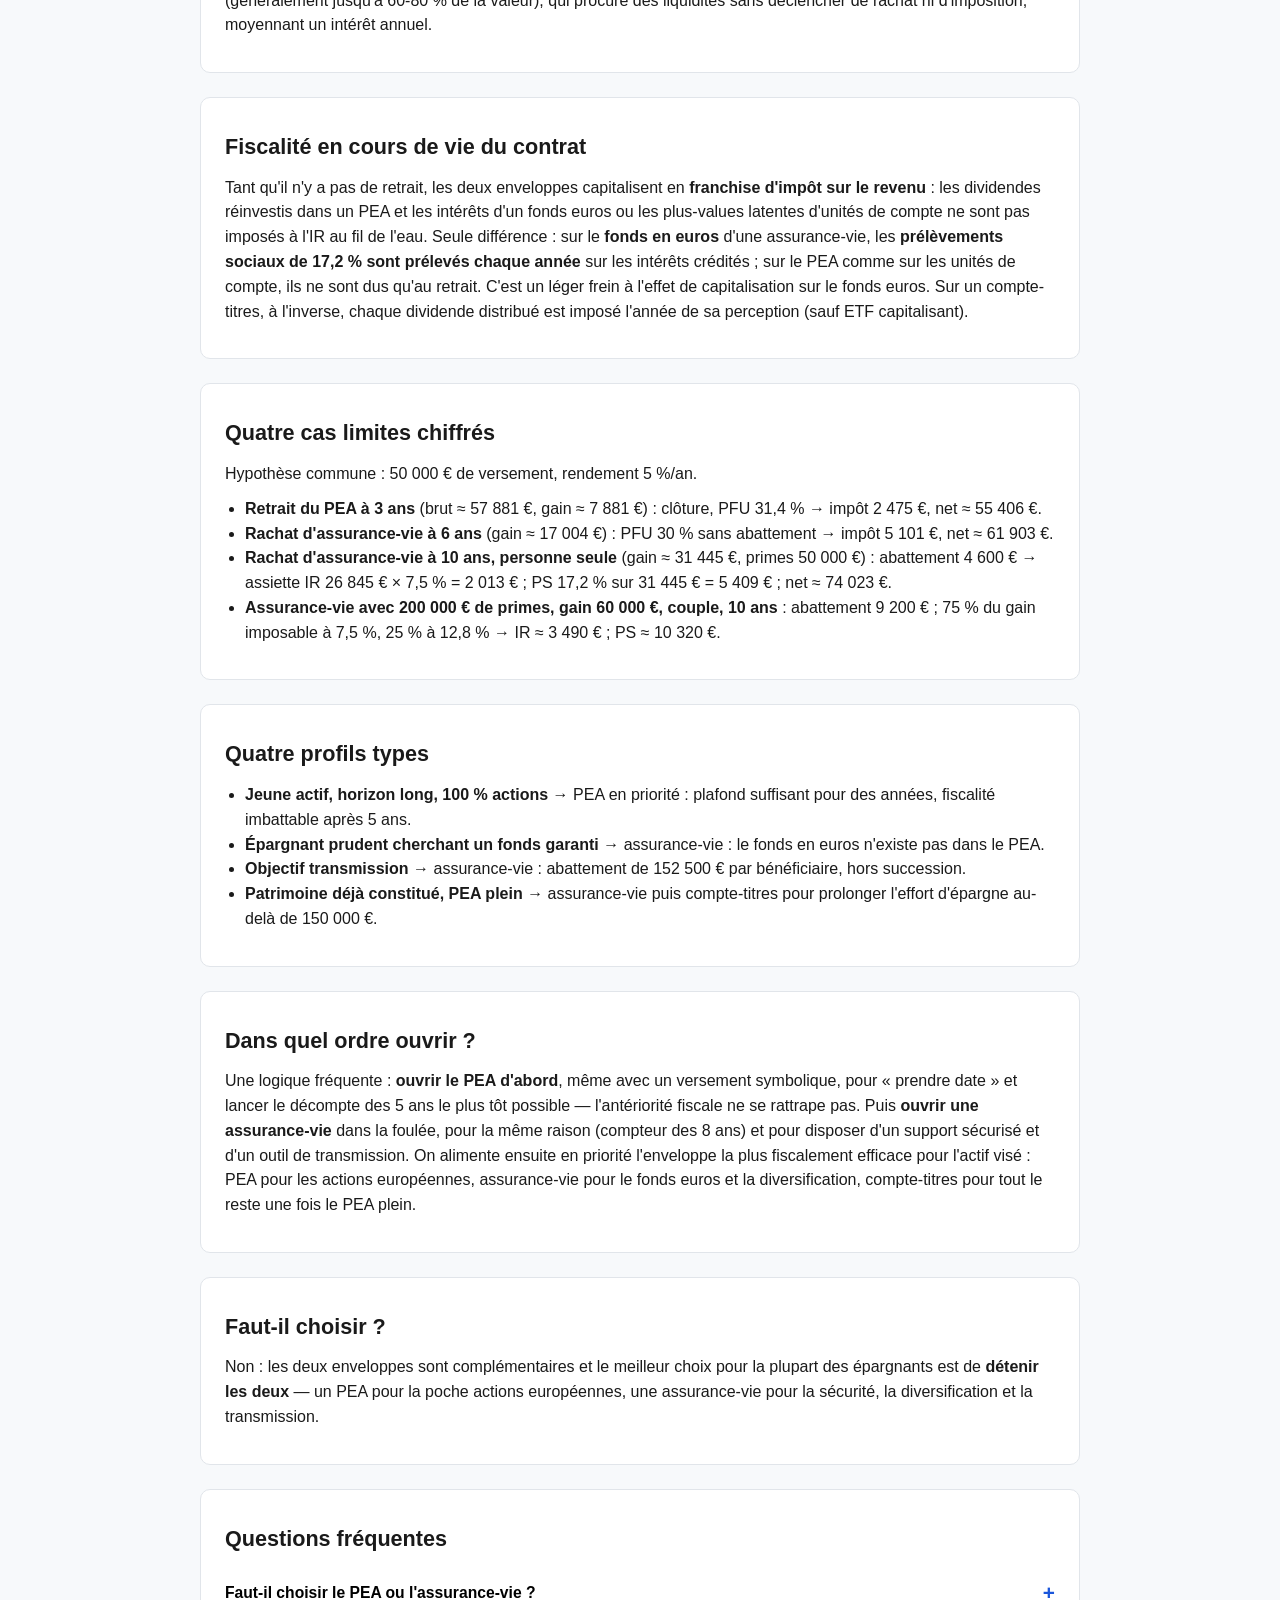
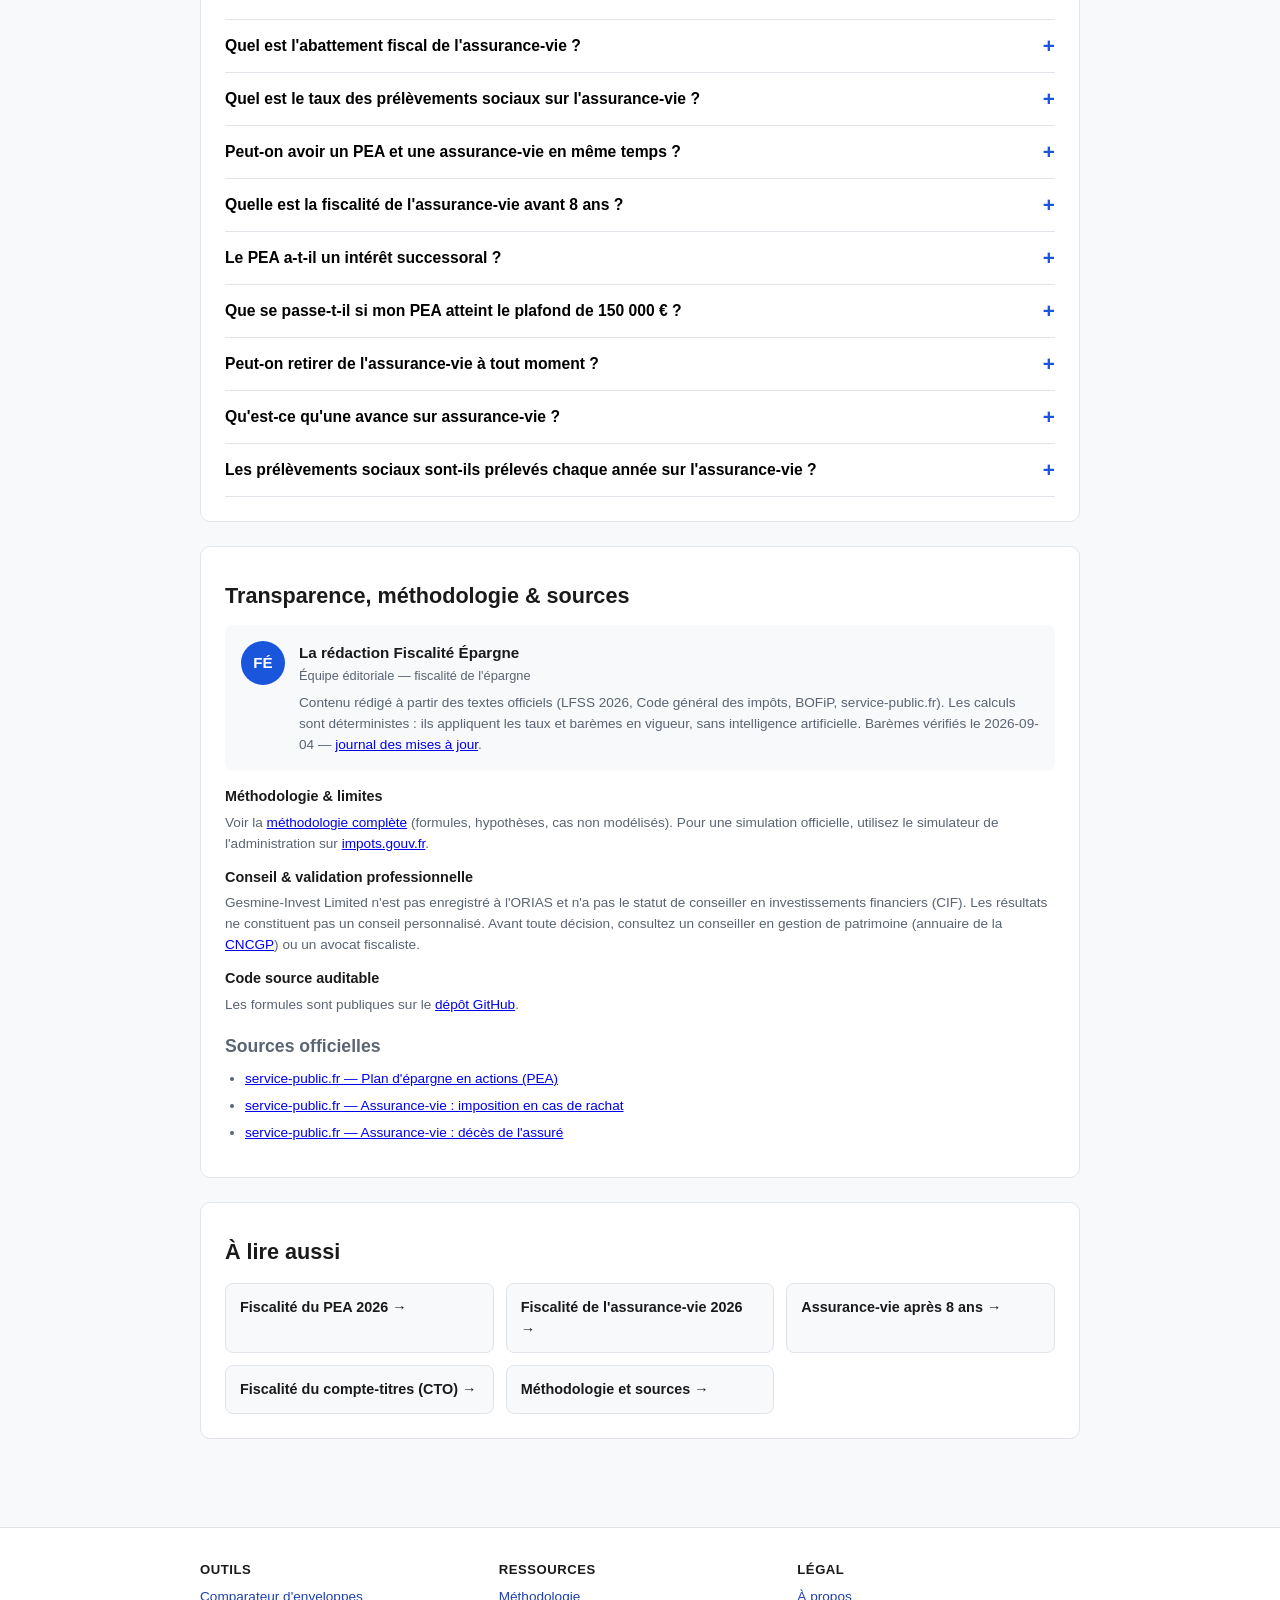
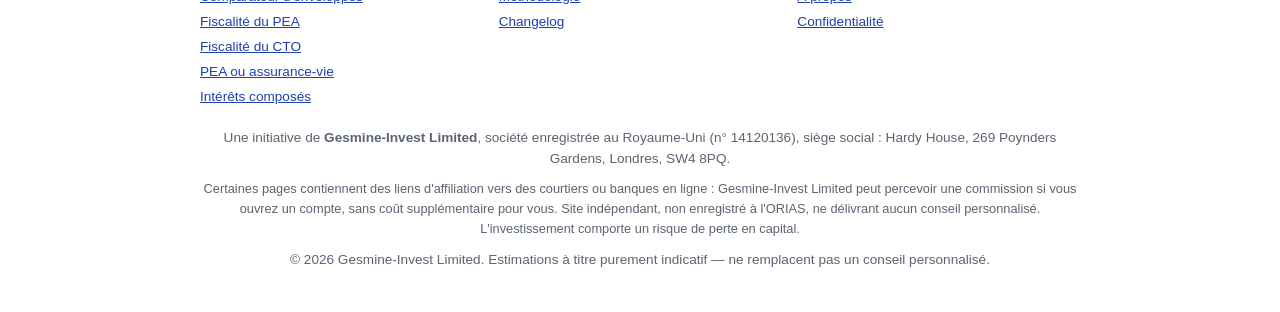
<file: pea-ou-assurance-vie/index.html>
<!DOCTYPE html>
<html lang="fr">
<head>
<meta charset="UTF-8">
<meta name="viewport" content="width=device-width, initial-scale=1.0">
<title>PEA ou assurance-vie : quel placement choisir en 2026 ? (comparatif)</title>
<meta name="description" content="PEA ou assurance-vie en 2026 : comparatif fiscalité, plafonds, univers d'investissement, succession, frais et disponibilité. Simulateur net à net et 4 profils types.">
<link rel="canonical" href="https://fiscaliteepargne.fr/pea-ou-assurance-vie/">
<meta property="og:type" content="article">
<meta property="og:title" content="PEA ou assurance-vie : quel placement choisir en 2026 ? (comparatif)">
<meta property="og:description" content="PEA ou assurance-vie en 2026 : comparatif fiscalité, plafonds, univers d'investissement, succession, frais et disponibilité. Simulateur net à net et 4 profils types.">
<meta property="og:url" content="https://fiscaliteepargne.fr/pea-ou-assurance-vie/">
<meta property="og:site_name" content="Fiscalité Épargne">
<meta property="og:locale" content="fr_FR">
<meta name="twitter:card" content="summary_large_image">
<meta name="theme-color" content="#1e40af">
<link rel="stylesheet" href="/assets/style.css">
<link rel="icon" href="data:image/svg+xml,<svg xmlns=%22http://www.w3.org/2000/svg%22 viewBox=%220 0 100 100%22><text y=%22.9em%22 font-size=%2290%22>📈</text></svg>">
<script>window.__CONSTS__={"version":"2026-FR-v1","verifie_le":"2026-09-04","source_principale":"LFSS 2026, adoptée le 16/12/2025 — service-public.fr / Légifrance","pfu":{"ir_flat":0.128,"ps_standard":0.186,"ps_assurance_vie":0.172,"global_pea_cto":0.314,"global_av_avant_8_ans":0.3},"pea":{"plafond_versements":150000,"plafond_pea_pme":225000,"plafond_pea_jeune":20000,"duree_exoneration_ir":5,"ps_applicable":"ps_standard","hypothese_calculateur":"PEA ouvert à partir du 01/01/2018 — taux de PS à date, pas de régime de taux historiques","avertissement_pre_2018":"Pour un PEA ouvert avant 2018, un régime de taux historiques par tranche s'applique aux prélèvements sociaux — non modélisé ici, consultez votre établissement gestionnaire."},"assurance_vie":{"abattement_annuel_seul":4600,"abattement_annuel_couple":9200,"seuil_anciennete_ans":8,"seuil_primes_taux_reduit":150000,"taux_avant_8_ans":0.3,"taux_apres_8_ans_sous_seuil":0.075,"taux_apres_8_ans_au_dela_seuil":0.128,"pfl_historique":{"avant_4_ans":0.35,"de_4_a_8_ans":0.15,"apres_8_ans":0.075},"abattement_deces_avant_70_ans":152500,"abattement_deces_apres_70_ans":30500,"date_charniere_versements":"2017-09-27","ps_applicable":"ps_assurance_vie","hypothese_calculateur":"Le calculateur diagnostique simule l'imposition d'un rachat sur un contrat détenu. Le seuil de 150 000 € est apprécié selon une proratisation simplifiée sur le total des primes saisi."},"cto":{"pfu_applicable":"global_pea_cto","abattement_dividendes_bareme":0.4,"csg_deductible_bareme":0.068},"sources":{"lfss_2026":["Légifrance — LFSS 2026","https://www.legifrance.gouv.fr/jorf/id/JORFTEXT000050800000"],"sp_pea":["service-public.fr — Plan d'épargne en actions (PEA)","https://www.service-public.fr/particuliers/vosdroits/F1662"],"sp_av_rachat":["service-public.fr — Assurance-vie : imposition en cas de rachat","https://www.service-public.fr/particuliers/vosdroits/F14204"],"sp_av_deces":["service-public.fr — Assurance-vie : décès de l'assuré","https://www.service-public.fr/particuliers/vosdroits/F15393"],"sp_pfu":["service-public.fr — Prélèvement forfaitaire unique (PFU / flat tax)","https://www.service-public.fr/particuliers/vosdroits/F34913"],"impots_pv_mobilieres":["impots.gouv.fr — Plus-values de cession de valeurs mobilières","https://www.impots.gouv.fr/particulier/les-plus-values-de-cession-de-valeurs-mobilieres-et-de-droits-sociaux"],"bofip_rcm":["BOFiP — Revenus de capitaux mobiliers (BOI-RPPM-RCM)","https://bofip.impots.gouv.fr/bofip/3806-PGP.html"],"lafinancepourtous_pfu":["La finance pour tous — Le prélèvement forfaitaire unique","https://www.lafinancepourtous.com/decryptages/impots/calcul-de-l-impot/le-prelevement-forfaitaire-unique-pfu-ou-flat-tax/"]},"table":[{"label":"PFU — impôt sur le revenu (flat tax IR)","value":"12,8 %","revise_le":"2026-09-04","source":"lfss_2026"},{"label":"Prélèvements sociaux — PEA &amp; CTO","value":"18,6 %","revise_le":"2026-09-04","source":"lfss_2026"},{"label":"Prélèvements sociaux — assurance-vie (maintenus)","value":"17,2 %","revise_le":"2026-09-04","source":"sp_av_rachat"},{"label":"PFU global — CTO, dividendes, plus-values mobilières","value":"31,4 %","revise_le":"2026-09-04","source":"lfss_2026"},{"label":"PFU assurance-vie &lt; 8 ans (IR 12,8 % + PS 17,2 %)","value":"30,0 %","revise_le":"2026-09-04","source":"sp_av_rachat"},{"label":"Taux IR réduit assurance-vie &gt; 8 ans (primes ≤ 150 000 €)","value":"7,5 %","revise_le":"2026-09-04","source":"sp_av_rachat"},{"label":"Plafond de versements — PEA classique","value":"150 000 €","revise_le":"2026-09-04","source":"sp_pea"},{"label":"Plafond de versements — PEA + PEA-PME (cumulé)","value":"225 000 €","revise_le":"2026-09-04","source":"sp_pea"},{"label":"Abattement annuel assurance-vie &gt; 8 ans","value":"4 600 € seul / 9 200 € couple","revise_le":"2026-09-04","source":"sp_av_rachat"},{"label":"Abattement dividendes au barème progressif","value":"40 %","revise_le":"2026-09-04","source":"sp_pfu"},{"label":"Abattement transmission AV — primes avant 70 ans (art. 990 I CGI)","value":"152 500 € / bénéficiaire","revise_le":"2026-09-04","source":"sp_av_deces"},{"label":"Abattement transmission AV — primes après 70 ans (art. 757 B CGI)","value":"30 500 € global","revise_le":"2026-09-04","source":"sp_av_deces"}]};</script>
<script src="/assets/calculators.js" defer></script>
<script type="application/ld+json">
{
  "@context": "https://schema.org",
  "@graph": [
    {
      "@type": "Organization",
      "@id": "https://fiscaliteepargne.fr/#org",
      "name": "Fiscalité Épargne",
      "url": "https://fiscaliteepargne.fr/",
      "legalName": "Gesmine-Invest Limited",
      "identifier": {
        "@type": "PropertyValue",
        "name": "UK Company Number",
        "value": "14120136"
      },
      "address": {
        "@type": "PostalAddress",
        "streetAddress": "Hardy House, 269 Poynders Gardens",
        "addressLocality": "London",
        "postalCode": "SW4 8PQ",
        "addressCountry": "GB"
      },
      "sameAs": [
        "https://github.com/sadiyaqeen92639572-cloud/fiscaliteepargne"
      ]
    },
    {
      "@type": "WebSite",
      "@id": "https://fiscaliteepargne.fr/#website",
      "name": "Fiscalité Épargne",
      "url": "https://fiscaliteepargne.fr/",
      "inLanguage": "fr-FR",
      "publisher": {
        "@id": "https://fiscaliteepargne.fr/#org"
      }
    },
    {
      "@type": "Article",
      "@id": "https://fiscaliteepargne.fr/pea-ou-assurance-vie/#page",
      "url": "https://fiscaliteepargne.fr/pea-ou-assurance-vie/",
      "name": "PEA ou assurance-vie : quel placement choisir en 2026 ? (comparatif)",
      "headline": "PEA ou assurance-vie : comment choisir ?",
      "description": "PEA ou assurance-vie en 2026 : comparatif fiscalité, plafonds, univers d'investissement, succession, frais et disponibilité. Simulateur net à net et 4 profils types.",
      "inLanguage": "fr-FR",
      "isPartOf": {
        "@id": "https://fiscaliteepargne.fr/#website"
      },
      "datePublished": "2026-09-04",
      "dateModified": "2026-09-07",
      "author": {
        "@type": "Organization",
        "name": "La rédaction Fiscalité Épargne",
        "url": "https://fiscaliteepargne.fr/about/"
      },
      "publisher": {
        "@id": "https://fiscaliteepargne.fr/#org"
      },
      "about": {
        "@type": "DefinedTerm",
        "name": "Comparaison PEA et assurance-vie"
      }
    },
    {
      "@type": "BreadcrumbList",
      "itemListElement": [
        {
          "@type": "ListItem",
          "position": 1,
          "name": "Accueil",
          "item": "https://fiscaliteepargne.fr/"
        },
        {
          "@type": "ListItem",
          "position": 2,
          "name": "PEA ou assurance-vie",
          "item": "https://fiscaliteepargne.fr/pea-ou-assurance-vie/"
        }
      ]
    },
    {
      "@type": "FAQPage",
      "mainEntity": [
        {
          "@type": "Question",
          "name": "Faut-il choisir le PEA ou l'assurance-vie ?",
          "acceptedAnswer": {
            "@type": "Answer",
            "text": "Pour un placement en actions européennes détenu plus de 5 ans, le PEA est fiscalement supérieur (0 % d'IR, 18,6 % de prélèvements sociaux). L'assurance-vie s'impose pour la poche sécurisée (fonds euros), la diversification internationale et la transmission (abattement de 152 500 € par bénéficiaire). L'idéal est de cumuler les deux."
          }
        },
        {
          "@type": "Question",
          "name": "Quel est l'abattement fiscal de l'assurance-vie ?",
          "acceptedAnswer": {
            "@type": "Answer",
            "text": "Après 8 ans de détention, 4 600 € de gains par an pour une personne seule et 9 200 € pour un couple sont exonérés d'impôt sur le revenu (l'abattement porte sur l'assiette de l'IR uniquement, pas sur les prélèvements sociaux de 17,2 %)."
          }
        },
        {
          "@type": "Question",
          "name": "Quel est le taux des prélèvements sociaux sur l'assurance-vie ?",
          "acceptedAnswer": {
            "@type": "Answer",
            "text": "17,2 %, maintenu en 2026 (l'assurance-vie fait partie des placements exclus de la hausse de la LFSS 2026). Le PEA et le compte-titres, eux, sont passés à 18,6 %."
          }
        },
        {
          "@type": "Question",
          "name": "Peut-on avoir un PEA et une assurance-vie en même temps ?",
          "acceptedAnswer": {
            "@type": "Answer",
            "text": "Oui, sans aucune restriction. La plupart des épargnants détiennent les deux : le PEA pour les actions européennes, l'assurance-vie pour la sécurité, la diversification et la transmission. Il n'existe pas de plafond global de détention."
          }
        },
        {
          "@type": "Question",
          "name": "Quelle est la fiscalité de l'assurance-vie avant 8 ans ?",
          "acceptedAnswer": {
            "@type": "Answer",
            "text": "Les gains contenus dans un rachat sont soumis au PFU de 30 % (12,8 % d'IR + 17,2 % de prélèvements sociaux), sans abattement, sauf option pour le barème progressif. Après 8 ans, l'abattement de 4 600 € / 9 200 € et le taux d'IR de 7,5 % s'appliquent."
          }
        },
        {
          "@type": "Question",
          "name": "Le PEA a-t-il un intérêt successoral ?",
          "acceptedAnswer": {
            "@type": "Answer",
            "text": "Non : au décès du titulaire, le PEA est clôturé et ses avoirs rejoignent la succession dans les conditions de droit commun (les gains sont exonérés d'impôt sur le revenu, mais pas de droits de succession). L'avantage successoral est propre à l'assurance-vie."
          }
        },
        {
          "@type": "Question",
          "name": "Que se passe-t-il si mon PEA atteint le plafond de 150 000 € ?",
          "acceptedAnswer": {
            "@type": "Answer",
            "text": "Vous ne pouvez plus verser, mais le plan continue de fonctionner et de capitaliser sans limite de valeur. Pour poursuivre votre effort d'épargne, l'assurance-vie (sans plafond) puis le compte-titres prennent le relais."
          }
        },
        {
          "@type": "Question",
          "name": "Peut-on retirer de l'assurance-vie à tout moment ?",
          "acceptedAnswer": {
            "@type": "Answer",
            "text": "Oui, un rachat partiel ou total est possible à tout moment, sans blocage. L'ancienneté du contrat détermine seulement la fiscalité applicable (30 % avant 8 ans, régime favorable après). Le PEA, lui, ne devient réellement disponible sans clôture qu'après 5 ans."
          }
        },
        {
          "@type": "Question",
          "name": "Qu'est-ce qu'une avance sur assurance-vie ?",
          "acceptedAnswer": {
            "@type": "Answer",
            "text": "C'est un prêt consenti par l'assureur, adossé à l'épargne du contrat (généralement jusqu'à 60-80 % de sa valeur), qui procure des liquidités sans effectuer de rachat. L'épargne reste investie et n'est pas fiscalisée ; en contrepartie, l'avance porte intérêt et doit être remboursée dans un délai fixé au contrat. Le PEA n'offre pas d'équivalent."
          }
        },
        {
          "@type": "Question",
          "name": "Les prélèvements sociaux sont-ils prélevés chaque année sur l'assurance-vie ?",
          "acceptedAnswer": {
            "@type": "Answer",
            "text": "Uniquement sur le fonds en euros : les prélèvements sociaux de 17,2 % sont prélevés chaque année sur les intérêts crédités. Sur les unités de compte et sur le PEA, ils ne sont dus qu'au moment du retrait, ce qui laisse jouer plus longtemps l'effet de capitalisation."
          }
        }
      ]
    },
    {
      "@type": "WebApplication",
      "name": "PEA ou assurance-vie : comment choisir ?",
      "url": "https://fiscaliteepargne.fr/pea-ou-assurance-vie/",
      "applicationCategory": "FinanceApplication",
      "operatingSystem": "Any",
      "offers": {
        "@type": "Offer",
        "price": "0",
        "priceCurrency": "EUR"
      },
      "areaServed": "FR",
      "publisher": {
        "@id": "https://fiscaliteepargne.fr/#org"
      }
    }
  ]
}
</script>
</head>
<body>
<nav class="site-nav" aria-label="Navigation principale">
  <div class="container">
    <a href="/" class="nav-brand">📈 Fiscalité Épargne</a>
    <details><summary>Menu ▾</summary></details>
    <div class="nav-links">
      <a href="/">Accueil</a>
      <a href="/pea/">PEA</a>
      <a href="/compte-titres-fiscalite/">Compte-titres (PFU)</a>
      <a href="/pea-ou-assurance-vie/" aria-current="page">PEA ou assurance-vie</a>
      <a href="/interet-compose/">Intérêts composés</a>
      <a href="/methodologie/">Méthodologie</a>
    </div>
  </div>
</nav>
<header>
  <div class="container">
    <span class="flag">🇫🇷</span>
    <h1>PEA ou assurance-vie : comment choisir ?</h1>
    <p>Comparatif complet 2026 : fiscalité des gains, univers d'investissement, transmission, frais et disponibilité.</p>
    
  </div>
</header>

<main class="container">
  <nav class="breadcrumb" aria-label="Fil d'Ariane"><a href="/">Accueil</a> &rsaquo; <span>PEA ou assurance-vie</span></nav>
  <div class="disclaimer-banner">⚠️ Le comparateur simule un <strong>versement unique effectué aujourd'hui</strong> (assurance-vie : régime post-27/09/2017). Pour l'imposition d'un contrat déjà ouvert, utilisez le <a href='/assurance-vie-fiscalite/'>calculateur de rachat</a>.</div>

  <div class="card">
    <h2>Comparateur net à net</h2>
    <label for="montant">Montant du versement initial (€)</label>
    <input type="number" id="montant" value="100000" min="0">
    <label for="duree">Durée d'investissement (années)</label>
    <input type="number" id="duree" value="10" min="1">
    <label for="rendement">Rendement annuel estimé (%)</label>
    <input type="number" id="rendement" value="5" min="0" step="0.1">
    <label for="situation">Situation familiale (abattement assurance-vie)</label>
    <select id="situation"><option value="seul">Personne seule</option><option value="couple">Couple marié/pacsé</option></select>
    <button class="calc-btn" onclick="runCompareAV()">Comparer PEA et assurance-vie</button>
    <div class="result" id="comparison-result"><div class="result-grid">
      <div class="stat" style="border-top:4px solid var(--brand)"><h3 style="margin-top:0">PEA</h3><div class="amount" id="pea-net-val" style="font-size:1.5rem;font-weight:800;color:var(--brand-dark)"></div><div class="lbl">Net après impôts</div><hr style="margin:10px 0;border:none;border-top:1px solid var(--border)"><div style="font-size:.9rem">IR : <strong id="pea-ir-val"></strong></div><div style="font-size:.9rem">PS : <strong id="pea-ps-val"></strong></div></div>
      <div class="stat" style="border-top:4px solid var(--gold)"><h3 style="margin-top:0">Assurance-Vie</h3><div class="amount" id="av-net-val" style="font-size:1.5rem;font-weight:800;color:var(--brand-dark)"></div><div class="lbl">Net après impôts</div><hr style="margin:10px 0;border:none;border-top:1px solid var(--border)"><div style="font-size:.9rem">IR : <strong id="av-ir-val"></strong></div><div style="font-size:.9rem">PS : <strong id="av-ps-val"></strong></div></div>
    </div></div>
  </div>

  <div class='eeat-section'><h2>Tableau comparatif express</h2><div class='overflow-wrap'><table class='const-table'><thead><tr><th>Critère</th><th>PEA</th><th>Assurance-vie</th></tr></thead><tbody><tr><td>Plafond de versements</td><td>150 000 €</td><td>Aucun</td></tr><tr><td>Univers d'investissement</td><td>Actions et fonds européens, ETF éligibles</td><td>Fonds euros, unités de compte (actions, obligations, immobilier, monde entier)</td></tr><tr><td>Impôt sur le revenu (gains)</td><td>0 % après 5 ans</td><td>7,5 % après 8 ans (après abattement), 12,8 % avant</td></tr><tr><td>Prélèvements sociaux</td><td>18,6 %</td><td>17,2 %</td></tr><tr><td>Abattement annuel</td><td>Aucun</td><td>4 600 € / 9 200 € après 8 ans</td></tr><tr><td>Disponibilité</td><td>Retrait libre après 5 ans</td><td>Rachat possible à tout moment</td></tr><tr><td>Transmission</td><td>Succession classique</td><td>Hors succession, abattement 152 500 € / bénéficiaire (art. 990 I)</td></tr></tbody></table></div></div>

  <div class='eeat-section'><h2>Fiscalité des gains : le match</h2><p>Sur un placement 100 % actions détenu plus de 5 ans, le <strong>PEA gagne nettement</strong> : 0 % d'impôt sur le revenu, seulement 18,6 % de prélèvements sociaux sur le gain. L'assurance-vie, même après 8 ans, conserve un étage d'IR (7,5 % au-delà de l'abattement) mais compense partiellement avec des prélèvements sociaux plus bas (17,2 %) et l'abattement annuel de 4 600 € / 9 200 €.</p><p>Le détail des règles est développé sur les pages dédiées : <a href='/pea/'>fiscalité du PEA</a> et <a href='/assurance-vie-fiscalite/'>fiscalité de l'assurance-vie</a>. En synthèse : PEA pour la performance nette sur les actions européennes ; assurance-vie pour la souplesse, la poche sécurisée et la transmission.</p></div>

  <div class='eeat-section'><h2>Univers d'investissement</h2><p>Le PEA est <strong>cantonné aux actions de l'Union européenne / EEE</strong> et aux fonds investis à 75 % au moins en titres éligibles. On peut toutefois s'exposer au marché mondial via des ETF synthétiques éligibles (réplication indirecte du S&P 500, du MSCI World, etc.).</p><p>L'assurance-vie donne accès à un <strong>univers beaucoup plus large</strong> : fonds en euros à capital garanti, unités de compte actions et obligations internationales, SCPI et OPCI immobiliers, fonds datés, produits structurés. En contrepartie, les frais y sont généralement plus élevés.</p></div>

  <div class='eeat-section'><h2 id='succession'>Transmission et succession</h2><p>C'est l'avantage décisif de l'assurance-vie. Le capital transmis aux bénéficiaires désignés est <strong>hors succession civile</strong>. Pour les primes versées avant 70 ans, chaque bénéficiaire profite d'un abattement de <strong>152 500 €</strong> (art. 990 I du CGI) ; le conjoint ou partenaire de PACS est totalement exonéré. Le détail figure sur la section <a href='/assurance-vie-fiscalite/#deces'>fiscalité en cas de décès</a>.</p><p>Le PEA, lui, est clôturé au décès et ses avoirs rejoignent la succession dans les conditions de droit commun (avec toutefois exonération d'IR sur les gains).</p></div>

  <div class='eeat-section'><h2>Frais</h2><p>Un PEA en titres vifs chez un courtier en ligne coûte quasiment rien : pas de droits de garde, quelques euros de courtage par ordre. Une assurance-vie facture des <strong>frais de gestion annuels</strong> (0,5 % à 1 % sur les unités de compte), parfois des frais de versement, et des frais d'arbitrage. Sur 20 ans, 0,8 % de frais annuels amputent le capital final d'environ 15 %. À fiscalité comparable, l'écart de frais peut inverser le classement.</p></div>

  <div class='eeat-section'><h2>Quatre profils types</h2><ul><li><strong>Jeune actif, horizon long, 100 % actions</strong> → PEA en priorité : plafond suffisant pour des années, fiscalité imbattable après 5 ans.</li><li><strong>Épargnant prudent cherchant un fonds garanti</strong> → assurance-vie : le fonds en euros n'existe pas dans le PEA.</li><li><strong>Objectif transmission</strong> → assurance-vie : abattement de 152 500 € par bénéficiaire, hors succession.</li><li><strong>Patrimoine déjà constitué, PEA plein</strong> → assurance-vie puis compte-titres pour prolonger l'effort d'épargne au-delà de 150 000 €.</li></ul></div>

  <div class='eeat-section'><h2>Disponibilité et liquidité</h2><p>Sur le papier, aucune des deux enveloppes n'est bloquée : on peut retirer à tout moment. En pratique, la contrainte diffère.</p><p>Le <strong>PEA</strong> n'est réellement disponible sans pénalité qu'après le 5<sup>e</sup> anniversaire. Avant, tout retrait ferme le plan et déclenche le PFU de 31,4 % sur la plus-value. Après 5 ans, les retraits partiels sont libres et n'entraînent plus la clôture.</p><p>L'<strong>assurance-vie</strong> autorise un rachat partiel à tout moment ; les fonds sont généralement crédités sous quelques jours à deux mois selon l'assureur et le support. Elle offre en plus l'<strong>avance</strong> : un prêt de l'assureur adossé à l'épargne (généralement jusqu'à 60-80 % de la valeur), qui procure des liquidités sans déclencher de rachat ni d'imposition, moyennant un intérêt annuel.</p></div>

  <div class='eeat-section'><h2>Fiscalité en cours de vie du contrat</h2><p>Tant qu'il n'y a pas de retrait, les deux enveloppes capitalisent en <strong>franchise d'impôt sur le revenu</strong> : les dividendes réinvestis dans un PEA et les intérêts d'un fonds euros ou les plus-values latentes d'unités de compte ne sont pas imposés à l'IR au fil de l'eau. Seule différence : sur le <strong>fonds en euros</strong> d'une assurance-vie, les <strong>prélèvements sociaux de 17,2 % sont prélevés chaque année</strong> sur les intérêts crédités ; sur le PEA comme sur les unités de compte, ils ne sont dus qu'au retrait. C'est un léger frein à l'effet de capitalisation sur le fonds euros. Sur un compte-titres, à l'inverse, chaque dividende distribué est imposé l'année de sa perception (sauf ETF capitalisant).</p></div>

  <div class='eeat-section'><h2>Quatre cas limites chiffrés</h2><p>Hypothèse commune : 50 000 € de versement, rendement 5 %/an.</p><ul><li><strong>Retrait du PEA à 3 ans</strong> (brut ≈ 57 881 €, gain ≈ 7 881 €) : clôture, PFU 31,4 % → impôt 2 475 €, net ≈ 55 406 €.</li><li><strong>Rachat d'assurance-vie à 6 ans</strong> (gain ≈ 17 004 €) : PFU 30 % sans abattement → impôt 5 101 €, net ≈ 61 903 €.</li><li><strong>Rachat d'assurance-vie à 10 ans, personne seule</strong> (gain ≈ 31 445 €, primes 50 000 €) : abattement 4 600 € → assiette IR 26 845 € × 7,5 % = 2 013 € ; PS 17,2 % sur 31 445 € = 5 409 € ; net ≈ 74 023 €.</li><li><strong>Assurance-vie avec 200 000 € de primes, gain 60 000 €, couple, 10 ans</strong> : abattement 9 200 € ; 75 % du gain imposable à 7,5 %, 25 % à 12,8 % → IR ≈ 3 490 € ; PS ≈ 10 320 €.</li></ul></div>

  <div class='eeat-section'><h2>Quatre profils types</h2><ul><li><strong>Jeune actif, horizon long, 100 % actions</strong> → PEA en priorité : plafond suffisant pour des années, fiscalité imbattable après 5 ans.</li><li><strong>Épargnant prudent cherchant un fonds garanti</strong> → assurance-vie : le fonds en euros n'existe pas dans le PEA.</li><li><strong>Objectif transmission</strong> → assurance-vie : abattement de 152 500 € par bénéficiaire, hors succession.</li><li><strong>Patrimoine déjà constitué, PEA plein</strong> → assurance-vie puis compte-titres pour prolonger l'effort d'épargne au-delà de 150 000 €.</li></ul></div>

  <div class='eeat-section'><h2>Dans quel ordre ouvrir ?</h2><p>Une logique fréquente : <strong>ouvrir le PEA d'abord</strong>, même avec un versement symbolique, pour « prendre date » et lancer le décompte des 5 ans le plus tôt possible — l'antériorité fiscale ne se rattrape pas. Puis <strong>ouvrir une assurance-vie</strong> dans la foulée, pour la même raison (compteur des 8 ans) et pour disposer d'un support sécurisé et d'un outil de transmission. On alimente ensuite en priorité l'enveloppe la plus fiscalement efficace pour l'actif visé : PEA pour les actions européennes, assurance-vie pour le fonds euros et la diversification, compte-titres pour tout le reste une fois le PEA plein.</p></div>

  <div class='eeat-section'><h2>Faut-il choisir ?</h2><p>Non : les deux enveloppes sont complémentaires et le meilleur choix pour la plupart des épargnants est de <strong>détenir les deux</strong> — un PEA pour la poche actions européennes, une assurance-vie pour la sécurité, la diversification et la transmission.</p></div>

  <div class="eeat-section">
  <h2>Questions fréquentes</h2>
  <div class="faq-item">
    <button class="faq-q" onclick="toggleFaq(this)">Faut-il choisir le PEA ou l'assurance-vie ?</button>
    <div class="faq-a"><p>Pour un placement en actions européennes détenu plus de 5 ans, le PEA est fiscalement supérieur (0 % d'IR, 18,6 % de prélèvements sociaux). L'assurance-vie s'impose pour la poche sécurisée (fonds euros), la diversification internationale et la transmission (abattement de 152 500 € par bénéficiaire). L'idéal est de cumuler les deux.</p></div>
  </div>
  <div class="faq-item">
    <button class="faq-q" onclick="toggleFaq(this)">Quel est l'abattement fiscal de l'assurance-vie ?</button>
    <div class="faq-a"><p>Après 8 ans de détention, 4 600 € de gains par an pour une personne seule et 9 200 € pour un couple sont exonérés d'impôt sur le revenu (l'abattement porte sur l'assiette de l'IR uniquement, pas sur les prélèvements sociaux de 17,2 %).</p></div>
  </div>
  <div class="faq-item">
    <button class="faq-q" onclick="toggleFaq(this)">Quel est le taux des prélèvements sociaux sur l'assurance-vie ?</button>
    <div class="faq-a"><p>17,2 %, maintenu en 2026 (l'assurance-vie fait partie des placements exclus de la hausse de la LFSS 2026). Le PEA et le compte-titres, eux, sont passés à 18,6 %.</p></div>
  </div>
  <div class="faq-item">
    <button class="faq-q" onclick="toggleFaq(this)">Peut-on avoir un PEA et une assurance-vie en même temps ?</button>
    <div class="faq-a"><p>Oui, sans aucune restriction. La plupart des épargnants détiennent les deux : le PEA pour les actions européennes, l'assurance-vie pour la sécurité, la diversification et la transmission. Il n'existe pas de plafond global de détention.</p></div>
  </div>
  <div class="faq-item">
    <button class="faq-q" onclick="toggleFaq(this)">Quelle est la fiscalité de l'assurance-vie avant 8 ans ?</button>
    <div class="faq-a"><p>Les gains contenus dans un rachat sont soumis au PFU de 30 % (12,8 % d'IR + 17,2 % de prélèvements sociaux), sans abattement, sauf option pour le barème progressif. Après 8 ans, l'abattement de 4 600 € / 9 200 € et le taux d'IR de 7,5 % s'appliquent.</p></div>
  </div>
  <div class="faq-item">
    <button class="faq-q" onclick="toggleFaq(this)">Le PEA a-t-il un intérêt successoral ?</button>
    <div class="faq-a"><p>Non : au décès du titulaire, le PEA est clôturé et ses avoirs rejoignent la succession dans les conditions de droit commun (les gains sont exonérés d'impôt sur le revenu, mais pas de droits de succession). L'avantage successoral est propre à l'assurance-vie.</p></div>
  </div>
  <div class="faq-item">
    <button class="faq-q" onclick="toggleFaq(this)">Que se passe-t-il si mon PEA atteint le plafond de 150 000 € ?</button>
    <div class="faq-a"><p>Vous ne pouvez plus verser, mais le plan continue de fonctionner et de capitaliser sans limite de valeur. Pour poursuivre votre effort d'épargne, l'assurance-vie (sans plafond) puis le compte-titres prennent le relais.</p></div>
  </div>
  <div class="faq-item">
    <button class="faq-q" onclick="toggleFaq(this)">Peut-on retirer de l'assurance-vie à tout moment ?</button>
    <div class="faq-a"><p>Oui, un rachat partiel ou total est possible à tout moment, sans blocage. L'ancienneté du contrat détermine seulement la fiscalité applicable (30 % avant 8 ans, régime favorable après). Le PEA, lui, ne devient réellement disponible sans clôture qu'après 5 ans.</p></div>
  </div>
  <div class="faq-item">
    <button class="faq-q" onclick="toggleFaq(this)">Qu'est-ce qu'une avance sur assurance-vie ?</button>
    <div class="faq-a"><p>C'est un prêt consenti par l'assureur, adossé à l'épargne du contrat (généralement jusqu'à 60-80 % de sa valeur), qui procure des liquidités sans effectuer de rachat. L'épargne reste investie et n'est pas fiscalisée ; en contrepartie, l'avance porte intérêt et doit être remboursée dans un délai fixé au contrat. Le PEA n'offre pas d'équivalent.</p></div>
  </div>
  <div class="faq-item">
    <button class="faq-q" onclick="toggleFaq(this)">Les prélèvements sociaux sont-ils prélevés chaque année sur l'assurance-vie ?</button>
    <div class="faq-a"><p>Uniquement sur le fonds en euros : les prélèvements sociaux de 17,2 % sont prélevés chaque année sur les intérêts crédités. Sur les unités de compte et sur le PEA, ils ne sont dus qu'au moment du retrait, ce qui laisse jouer plus longtemps l'effet de capitalisation.</p></div>
  </div>
</div>

  <div class="eeat-section">
  <h2>Transparence, méthodologie &amp; sources</h2>
  <div class="eeat-author">
    <div class="avatar">FÉ</div>
    <div>
      <h4>La rédaction Fiscalité Épargne</h4>
      <div class="role">Équipe éditoriale — fiscalité de l'épargne</div>
      <p>Contenu rédigé à partir des textes officiels (LFSS 2026, Code général des impôts, BOFiP, service-public.fr). Les calculs sont déterministes : ils appliquent les taux et barèmes en vigueur, sans intelligence artificielle. Barèmes vérifiés le 2026-09-04 — <a href="/changelog/">journal des mises à jour</a>.</p>
      
    </div>
  </div>
  <div class="eeat-compliance">
    <h4>Méthodologie &amp; limites</h4>
    <p>Voir la <a href="/methodologie/">méthodologie complète</a> (formules, hypothèses, cas non modélisés). Pour une simulation officielle, utilisez le simulateur de l'administration sur <a href="https://www.impots.gouv.fr/" rel="noopener nofollow" target="_blank">impots.gouv.fr</a>.</p>
    <h4>Conseil &amp; validation professionnelle</h4>
    <p>Gesmine-Invest Limited n'est pas enregistré à l'ORIAS et n'a pas le statut de conseiller en investissements financiers (CIF). Les résultats ne constituent pas un conseil personnalisé. Avant toute décision, consultez un conseiller en gestion de patrimoine (annuaire de la <a href="https://www.cncgp.fr/trouver-un-conseiller/" rel="noopener nofollow" target="_blank">CNCGP</a>) ou un avocat fiscaliste.</p>
    <h4>Code source auditable</h4>
    <p>Les formules sont publiques sur le <a href="https://github.com/sadiyaqeen92639572-cloud/fiscaliteepargne" rel="noopener nofollow" target="_blank">dépôt GitHub</a>.</p>
    <h3>Sources officielles</h3>
<ul class="sources-list"><li><a href="https://www.service-public.fr/particuliers/vosdroits/F1662" rel="noopener nofollow" target="_blank">service-public.fr — Plan d'épargne en actions (PEA)</a></li><li><a href="https://www.service-public.fr/particuliers/vosdroits/F14204" rel="noopener nofollow" target="_blank">service-public.fr — Assurance-vie : imposition en cas de rachat</a></li><li><a href="https://www.service-public.fr/particuliers/vosdroits/F15393" rel="noopener nofollow" target="_blank">service-public.fr — Assurance-vie : décès de l'assuré</a></li></ul>
  </div>
</div>

  <div class="eeat-section">
  <h2>À lire aussi</h2>
  <div class="link-grid">
    <a href="/pea/">Fiscalité du PEA 2026 →</a>
    <a href="/assurance-vie-fiscalite/">Fiscalité de l'assurance-vie 2026 →</a>
    <a href="/assurance-vie-fiscalite/apres-8-ans/">Assurance-vie après 8 ans →</a>
    <a href="/compte-titres-fiscalite/">Fiscalité du compte-titres (CTO) →</a>
    <a href="/methodologie/">Méthodologie et sources →</a>
  </div>
</div>
</main>

<footer>
  <div class="container">
    <div class="footer-cols"><div><strong>Outils</strong><ul><li><a href="/">Comparateur d'enveloppes</a></li><li><a href="/pea/">Fiscalité du PEA</a></li><li><a href="/compte-titres-fiscalite/">Fiscalité du CTO</a></li><li><a href="/pea-ou-assurance-vie/">PEA ou assurance-vie</a></li><li><a href="/interet-compose/">Intérêts composés</a></li></ul></div><div><strong>Ressources</strong><ul><li><a href="/methodologie/">Méthodologie</a></li><li><a href="/changelog/">Changelog</a></li></ul></div><div><strong>Légal</strong><ul><li><a href="/about/">À propos</a></li><li><a href="/privacy/">Confidentialité</a></li></ul></div></div>
    <p style="margin-top:16px;">Une initiative de <strong>Gesmine-Invest Limited</strong>, société enregistrée au Royaume-Uni (n° 14120136), siège social : Hardy House, 269 Poynders Gardens, Londres, SW4 8PQ.</p>
    <p style="margin-top:8px;font-size:.8rem;">Certaines pages contiennent des liens d'affiliation vers des courtiers ou banques en ligne : Gesmine-Invest Limited peut percevoir une commission si vous ouvrez un compte, sans coût supplémentaire pour vous. Site indépendant, non enregistré à l'ORIAS, ne délivrant aucun conseil personnalisé. L'investissement comporte un risque de perte en capital.</p>
    <p style="margin-top:8px;">© 2026 Gesmine-Invest Limited. Estimations à titre purement indicatif — ne remplacent pas un conseil personnalisé.</p>
  </div>
</footer>
<script>
function toggleFaq(b){b.classList.toggle('open');b.nextElementSibling.classList.toggle('open');}
</script>
<script>
async function runCompareAV(){
  const m=parseFloat(montant.value)||0,d=parseFloat(duree.value)||0,r=(parseFloat(rendement.value)||0)/100,s=situation.value;
  const [pea,av]=await Promise.all([calculPEA(m,d,r),calculAssuranceVie(m,d,r,s)]);
  document.getElementById('pea-net-val').textContent=fmtEUR(pea.net);
  document.getElementById('pea-ir-val').textContent=fmtEUR(pea.ir);
  document.getElementById('pea-ps-val').textContent=fmtEUR(pea.ps);
  document.getElementById('av-net-val').textContent=fmtEUR(av.net);
  document.getElementById('av-ir-val').textContent=fmtEUR(av.ir);
  document.getElementById('av-ps-val').textContent=fmtEUR(av.ps);
  document.getElementById('comparison-result').classList.add('show');
}
window.addEventListener('DOMContentLoaded',function(){
  var C=window.__CONSTS__;var a=document.getElementById('text-abattement-seul');var b=document.getElementById('text-abattement-couple');
  if(a)a.innerHTML='<strong>'+fmtEUR(C.assurance_vie.abattement_annuel_seul)+'</strong> pour une personne seule';
  if(b)b.innerHTML='<strong>'+fmtEUR(C.assurance_vie.abattement_annuel_couple)+'</strong> pour un couple marié ou pacsé';
});
</script>
</body>
</html>
</file>
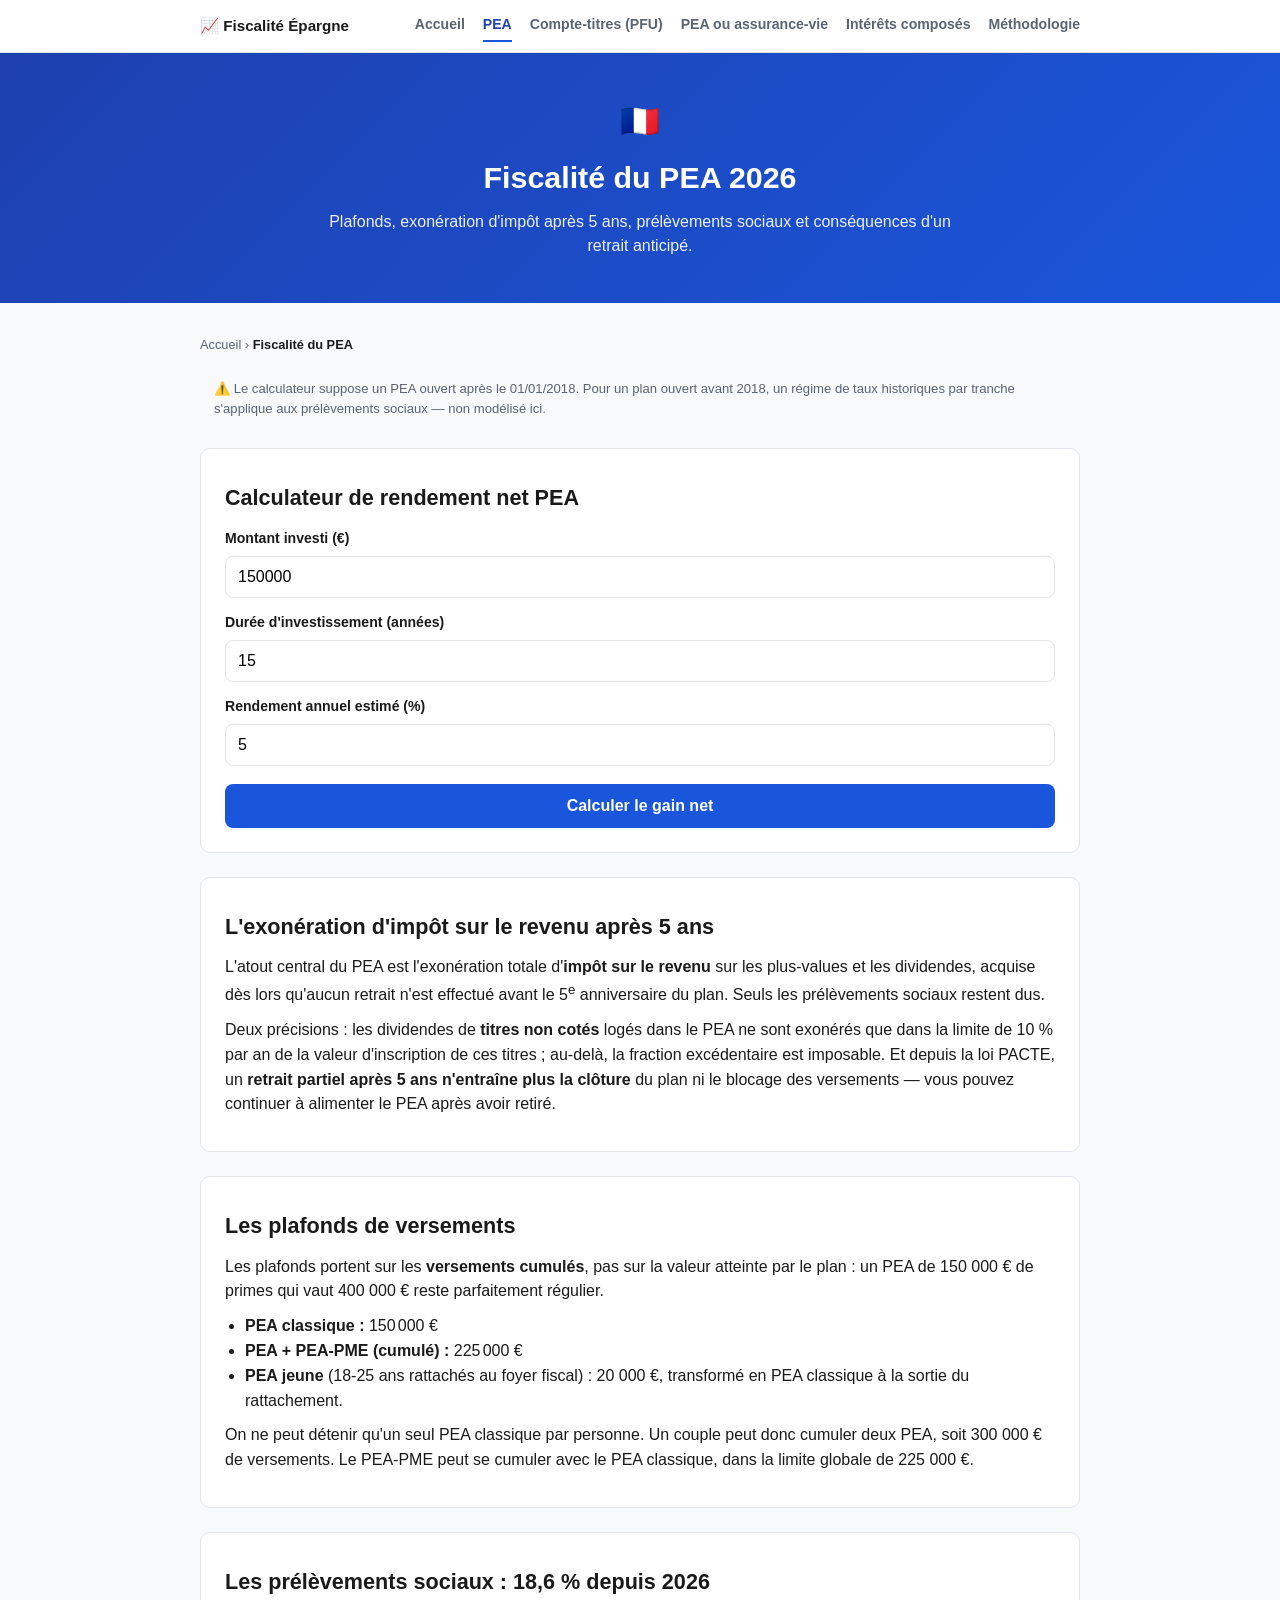
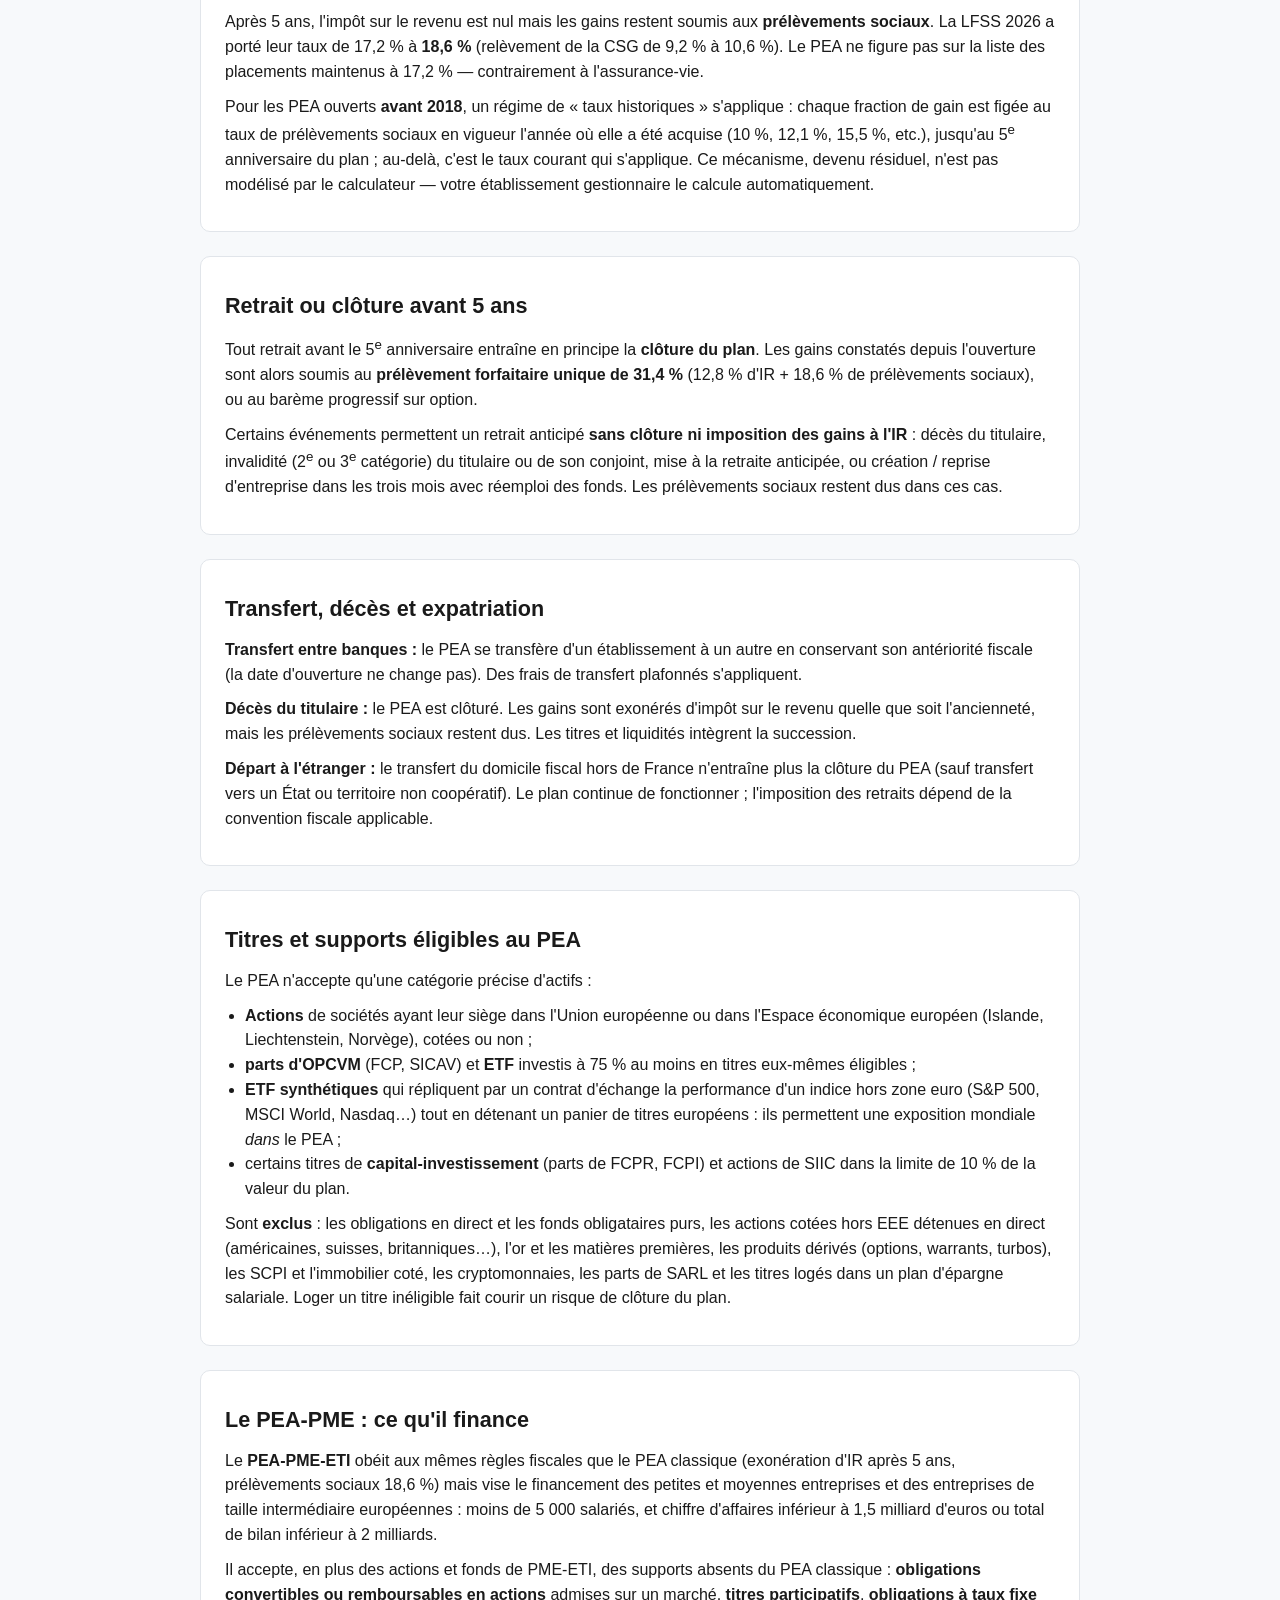
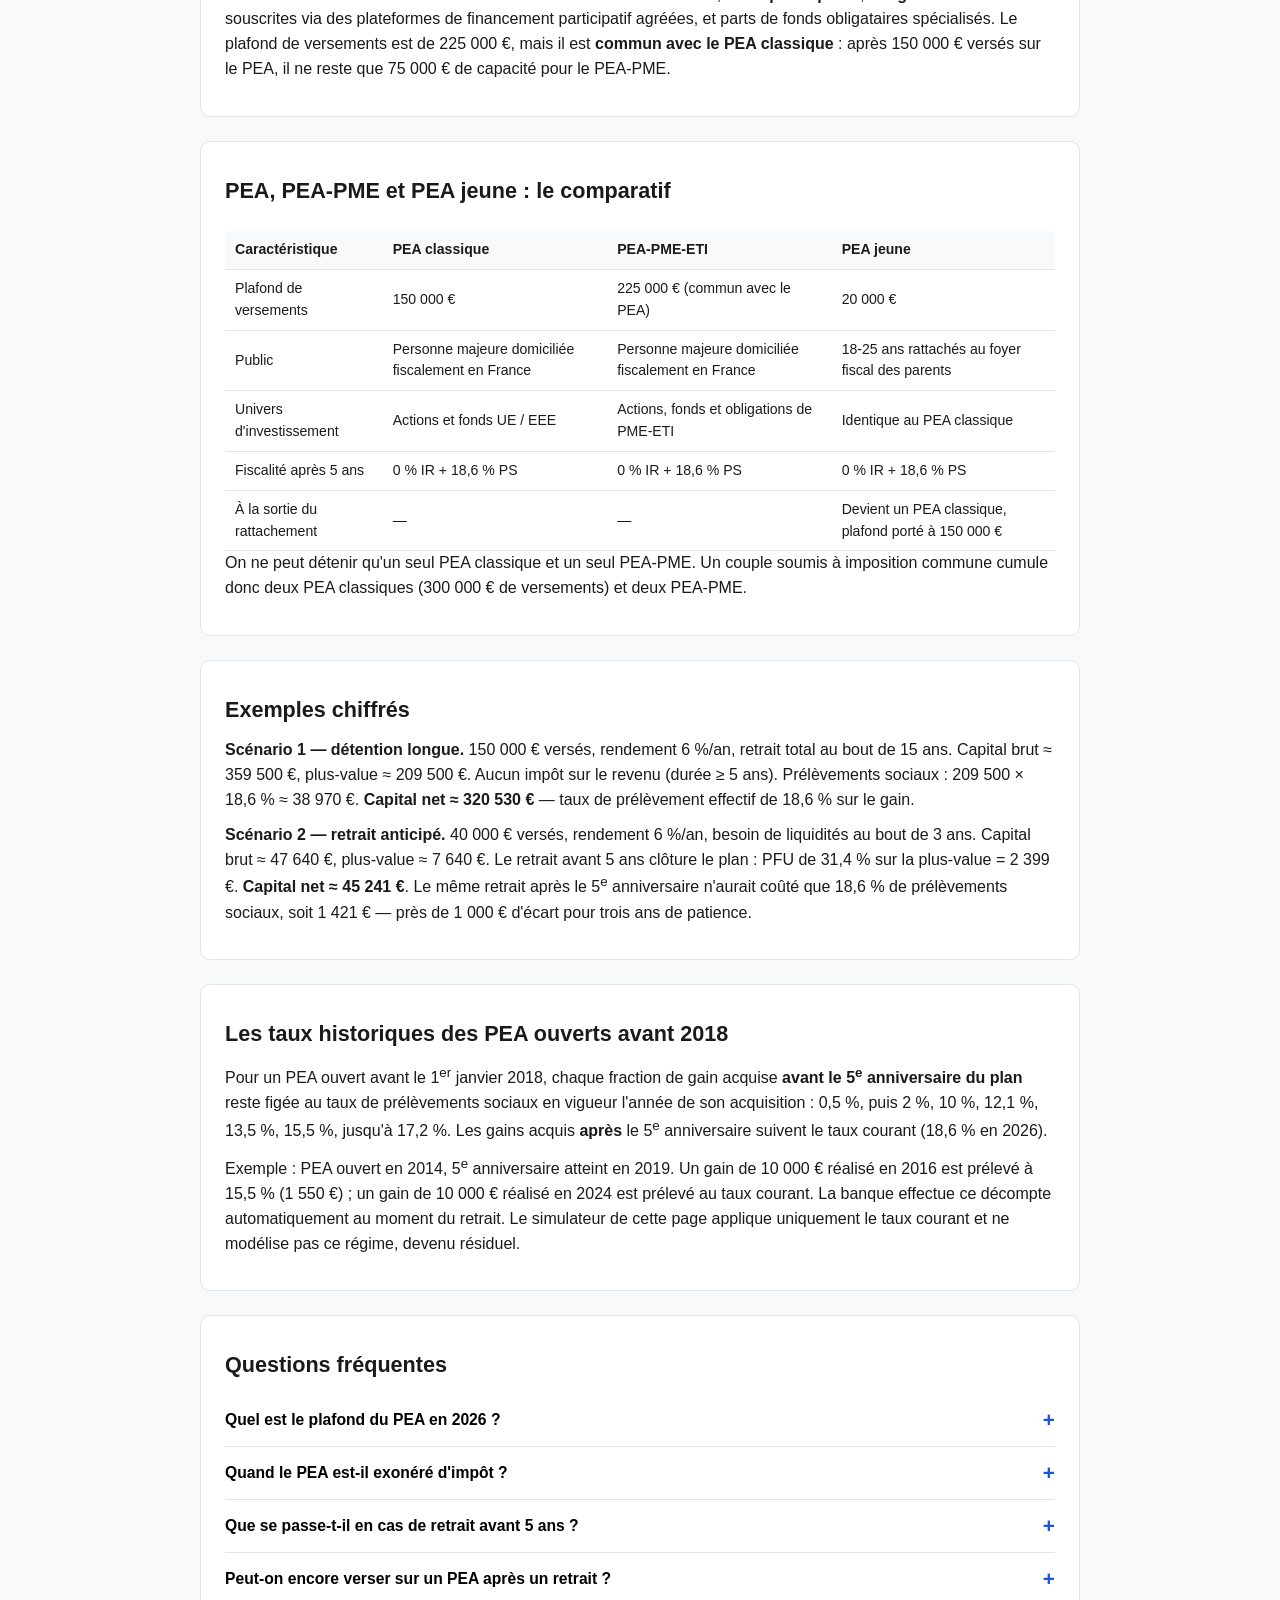
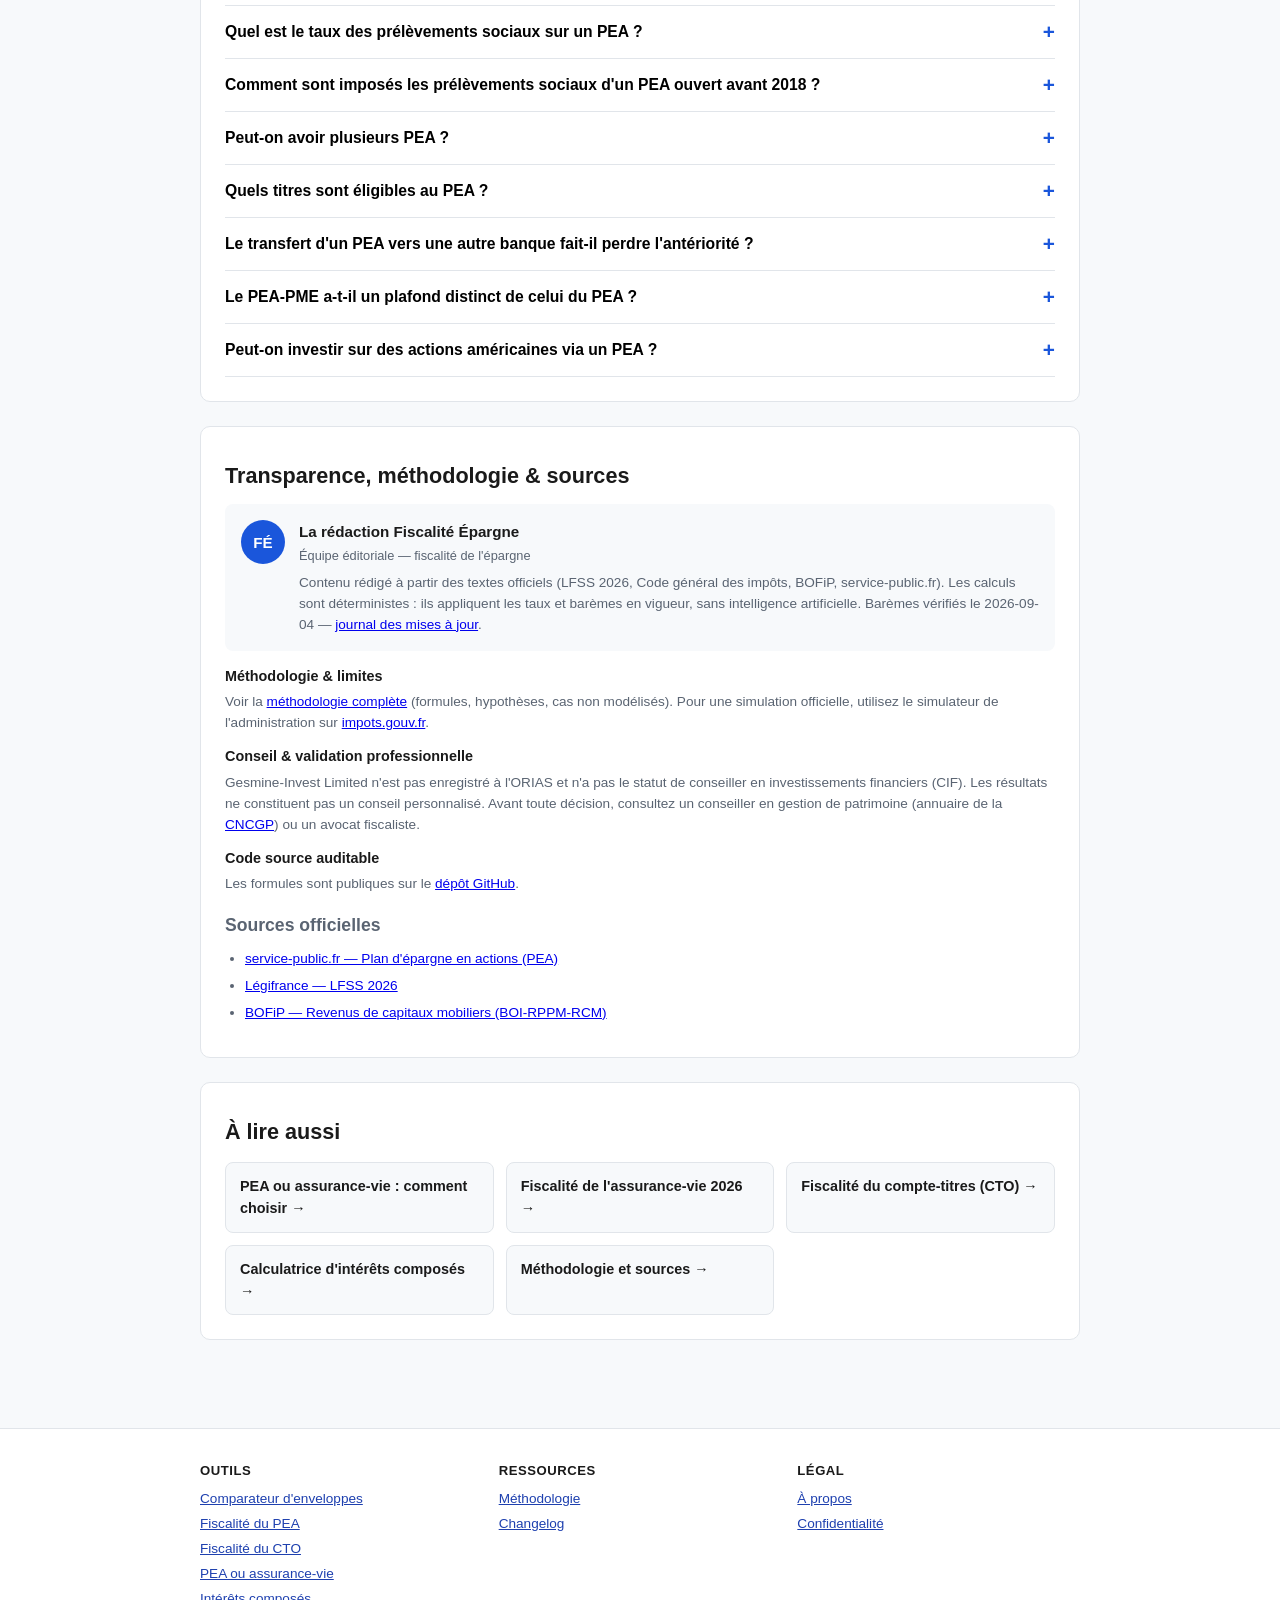
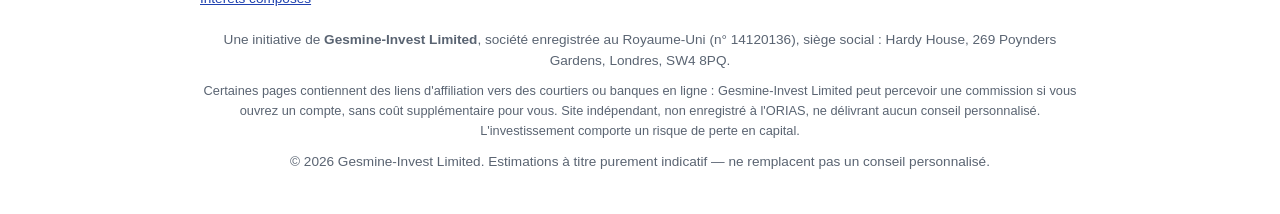
<file: pea/index.html>
<!DOCTYPE html>
<html lang="fr">
<head>
<meta charset="UTF-8">
<meta name="viewport" content="width=device-width, initial-scale=1.0">
<title>Fiscalité du PEA 2026 : plafonds, exonération après 5 ans, prélèvements sociaux</title>
<meta name="description" content="Fiscalité du plan d'épargne en actions en 2026 : plafond de 150 000 €, exonération d'impôt sur le revenu après 5 ans, prélèvements sociaux 18,6 %, retrait anticipé. Simulateur de gain net.">
<link rel="canonical" href="https://fiscaliteepargne.fr/pea/">
<meta property="og:type" content="article">
<meta property="og:title" content="Fiscalité du PEA 2026 : plafonds, exonération après 5 ans, prélèvements sociaux">
<meta property="og:description" content="Fiscalité du plan d'épargne en actions en 2026 : plafond de 150 000 €, exonération d'impôt sur le revenu après 5 ans, prélèvements sociaux 18,6 %, retrait anticipé. Simulateur de gain net.">
<meta property="og:url" content="https://fiscaliteepargne.fr/pea/">
<meta property="og:site_name" content="Fiscalité Épargne">
<meta property="og:locale" content="fr_FR">
<meta name="twitter:card" content="summary_large_image">
<meta name="theme-color" content="#1e40af">
<link rel="stylesheet" href="/assets/style.css">
<link rel="icon" href="data:image/svg+xml,<svg xmlns=%22http://www.w3.org/2000/svg%22 viewBox=%220 0 100 100%22><text y=%22.9em%22 font-size=%2290%22>📈</text></svg>">
<script>window.__CONSTS__={"version":"2026-FR-v1","verifie_le":"2026-09-04","source_principale":"LFSS 2026, adoptée le 16/12/2025 — service-public.fr / Légifrance","pfu":{"ir_flat":0.128,"ps_standard":0.186,"ps_assurance_vie":0.172,"global_pea_cto":0.314,"global_av_avant_8_ans":0.3},"pea":{"plafond_versements":150000,"plafond_pea_pme":225000,"plafond_pea_jeune":20000,"duree_exoneration_ir":5,"ps_applicable":"ps_standard","hypothese_calculateur":"PEA ouvert à partir du 01/01/2018 — taux de PS à date, pas de régime de taux historiques","avertissement_pre_2018":"Pour un PEA ouvert avant 2018, un régime de taux historiques par tranche s'applique aux prélèvements sociaux — non modélisé ici, consultez votre établissement gestionnaire."},"assurance_vie":{"abattement_annuel_seul":4600,"abattement_annuel_couple":9200,"seuil_anciennete_ans":8,"seuil_primes_taux_reduit":150000,"taux_avant_8_ans":0.3,"taux_apres_8_ans_sous_seuil":0.075,"taux_apres_8_ans_au_dela_seuil":0.128,"pfl_historique":{"avant_4_ans":0.35,"de_4_a_8_ans":0.15,"apres_8_ans":0.075},"abattement_deces_avant_70_ans":152500,"abattement_deces_apres_70_ans":30500,"date_charniere_versements":"2017-09-27","ps_applicable":"ps_assurance_vie","hypothese_calculateur":"Le calculateur diagnostique simule l'imposition d'un rachat sur un contrat détenu. Le seuil de 150 000 € est apprécié selon une proratisation simplifiée sur le total des primes saisi."},"cto":{"pfu_applicable":"global_pea_cto","abattement_dividendes_bareme":0.4,"csg_deductible_bareme":0.068},"sources":{"lfss_2026":["Légifrance — LFSS 2026","https://www.legifrance.gouv.fr/jorf/id/JORFTEXT000050800000"],"sp_pea":["service-public.fr — Plan d'épargne en actions (PEA)","https://www.service-public.fr/particuliers/vosdroits/F1662"],"sp_av_rachat":["service-public.fr — Assurance-vie : imposition en cas de rachat","https://www.service-public.fr/particuliers/vosdroits/F14204"],"sp_av_deces":["service-public.fr — Assurance-vie : décès de l'assuré","https://www.service-public.fr/particuliers/vosdroits/F15393"],"sp_pfu":["service-public.fr — Prélèvement forfaitaire unique (PFU / flat tax)","https://www.service-public.fr/particuliers/vosdroits/F34913"],"impots_pv_mobilieres":["impots.gouv.fr — Plus-values de cession de valeurs mobilières","https://www.impots.gouv.fr/particulier/les-plus-values-de-cession-de-valeurs-mobilieres-et-de-droits-sociaux"],"bofip_rcm":["BOFiP — Revenus de capitaux mobiliers (BOI-RPPM-RCM)","https://bofip.impots.gouv.fr/bofip/3806-PGP.html"],"lafinancepourtous_pfu":["La finance pour tous — Le prélèvement forfaitaire unique","https://www.lafinancepourtous.com/decryptages/impots/calcul-de-l-impot/le-prelevement-forfaitaire-unique-pfu-ou-flat-tax/"]},"table":[{"label":"PFU — impôt sur le revenu (flat tax IR)","value":"12,8 %","revise_le":"2026-09-04","source":"lfss_2026"},{"label":"Prélèvements sociaux — PEA &amp; CTO","value":"18,6 %","revise_le":"2026-09-04","source":"lfss_2026"},{"label":"Prélèvements sociaux — assurance-vie (maintenus)","value":"17,2 %","revise_le":"2026-09-04","source":"sp_av_rachat"},{"label":"PFU global — CTO, dividendes, plus-values mobilières","value":"31,4 %","revise_le":"2026-09-04","source":"lfss_2026"},{"label":"PFU assurance-vie &lt; 8 ans (IR 12,8 % + PS 17,2 %)","value":"30,0 %","revise_le":"2026-09-04","source":"sp_av_rachat"},{"label":"Taux IR réduit assurance-vie &gt; 8 ans (primes ≤ 150 000 €)","value":"7,5 %","revise_le":"2026-09-04","source":"sp_av_rachat"},{"label":"Plafond de versements — PEA classique","value":"150 000 €","revise_le":"2026-09-04","source":"sp_pea"},{"label":"Plafond de versements — PEA + PEA-PME (cumulé)","value":"225 000 €","revise_le":"2026-09-04","source":"sp_pea"},{"label":"Abattement annuel assurance-vie &gt; 8 ans","value":"4 600 € seul / 9 200 € couple","revise_le":"2026-09-04","source":"sp_av_rachat"},{"label":"Abattement dividendes au barème progressif","value":"40 %","revise_le":"2026-09-04","source":"sp_pfu"},{"label":"Abattement transmission AV — primes avant 70 ans (art. 990 I CGI)","value":"152 500 € / bénéficiaire","revise_le":"2026-09-04","source":"sp_av_deces"},{"label":"Abattement transmission AV — primes après 70 ans (art. 757 B CGI)","value":"30 500 € global","revise_le":"2026-09-04","source":"sp_av_deces"}]};</script>
<script src="/assets/calculators.js" defer></script>
<script type="application/ld+json">
{
  "@context": "https://schema.org",
  "@graph": [
    {
      "@type": "Organization",
      "@id": "https://fiscaliteepargne.fr/#org",
      "name": "Fiscalité Épargne",
      "url": "https://fiscaliteepargne.fr/",
      "legalName": "Gesmine-Invest Limited",
      "identifier": {
        "@type": "PropertyValue",
        "name": "UK Company Number",
        "value": "14120136"
      },
      "address": {
        "@type": "PostalAddress",
        "streetAddress": "Hardy House, 269 Poynders Gardens",
        "addressLocality": "London",
        "postalCode": "SW4 8PQ",
        "addressCountry": "GB"
      },
      "sameAs": [
        "https://github.com/sadiyaqeen92639572-cloud/fiscaliteepargne"
      ]
    },
    {
      "@type": "WebSite",
      "@id": "https://fiscaliteepargne.fr/#website",
      "name": "Fiscalité Épargne",
      "url": "https://fiscaliteepargne.fr/",
      "inLanguage": "fr-FR",
      "publisher": {
        "@id": "https://fiscaliteepargne.fr/#org"
      }
    },
    {
      "@type": "Article",
      "@id": "https://fiscaliteepargne.fr/pea/#page",
      "url": "https://fiscaliteepargne.fr/pea/",
      "name": "Fiscalité du PEA 2026 : plafonds, exonération après 5 ans, prélèvements sociaux",
      "headline": "Fiscalité du PEA 2026",
      "description": "Fiscalité du plan d'épargne en actions en 2026 : plafond de 150 000 €, exonération d'impôt sur le revenu après 5 ans, prélèvements sociaux 18,6 %, retrait anticipé. Simulateur de gain net.",
      "inLanguage": "fr-FR",
      "isPartOf": {
        "@id": "https://fiscaliteepargne.fr/#website"
      },
      "datePublished": "2026-09-04",
      "dateModified": "2026-09-07",
      "author": {
        "@type": "Organization",
        "name": "La rédaction Fiscalité Épargne",
        "url": "https://fiscaliteepargne.fr/about/"
      },
      "publisher": {
        "@id": "https://fiscaliteepargne.fr/#org"
      },
      "about": {
        "@type": "DefinedTerm",
        "name": "Fiscalité du plan d'épargne en actions"
      }
    },
    {
      "@type": "BreadcrumbList",
      "itemListElement": [
        {
          "@type": "ListItem",
          "position": 1,
          "name": "Accueil",
          "item": "https://fiscaliteepargne.fr/"
        },
        {
          "@type": "ListItem",
          "position": 2,
          "name": "Fiscalité du PEA",
          "item": "https://fiscaliteepargne.fr/pea/"
        }
      ]
    },
    {
      "@type": "FAQPage",
      "mainEntity": [
        {
          "@type": "Question",
          "name": "Quel est le plafond du PEA en 2026 ?",
          "acceptedAnswer": {
            "@type": "Answer",
            "text": "150 000 € de versements pour un PEA classique. Le PEA-PME permet 225 000 € supplémentaires, mais le total cumulé PEA + PEA-PME reste plafonné à 225 000 € par personne. Le PEA jeune (18-25 ans rattachés) est plafonné à 20 000 €. Ces plafonds portent sur les versements, jamais sur la valeur du plan."
          }
        },
        {
          "@type": "Question",
          "name": "Quand le PEA est-il exonéré d'impôt ?",
          "acceptedAnswer": {
            "@type": "Answer",
            "text": "L'exonération d'impôt sur le revenu sur les plus-values et dividendes est acquise dès lors qu'aucun retrait n'est effectué avant le 5e anniversaire du plan. Les prélèvements sociaux (18,6 % en 2026) restent dus lors des retraits."
          }
        },
        {
          "@type": "Question",
          "name": "Que se passe-t-il en cas de retrait avant 5 ans ?",
          "acceptedAnswer": {
            "@type": "Answer",
            "text": "Le retrait entraîne la clôture du plan. Les gains sont soumis au PFU de 31,4 % (12,8 % d'IR + 18,6 % de prélèvements sociaux), ou au barème progressif sur option. Font exception le décès, l'invalidité, la mise à la retraite anticipée et la création/reprise d'entreprise, qui permettent un retrait sans imposition des gains à l'IR."
          }
        },
        {
          "@type": "Question",
          "name": "Peut-on encore verser sur un PEA après un retrait ?",
          "acceptedAnswer": {
            "@type": "Answer",
            "text": "Oui, depuis la loi PACTE, à condition que le retrait ait lieu après le 5e anniversaire du plan. Un retrait avant 5 ans entraîne la clôture et interdit donc tout nouveau versement. Le plafond de 150 000 € de versements cumulés reste la limite."
          }
        },
        {
          "@type": "Question",
          "name": "Quel est le taux des prélèvements sociaux sur un PEA ?",
          "acceptedAnswer": {
            "@type": "Answer",
            "text": "18,6 % depuis le 1er janvier 2026 (contre 17,2 % auparavant), à la suite du relèvement de la CSG par la LFSS 2026. Le PEA n'est pas concerné par le maintien à 17,2 % réservé à l'assurance-vie, au PEL et au CEL. Les PEA ouverts avant 2018 relèvent d'un régime de taux historiques."
          }
        },
        {
          "@type": "Question",
          "name": "Comment sont imposés les prélèvements sociaux d'un PEA ouvert avant 2018 ?",
          "acceptedAnswer": {
            "@type": "Answer",
            "text": "Selon la règle des « taux historiques » : chaque part de gain acquise avant le 5e anniversaire du plan est figée au taux de prélèvements sociaux de son année d'acquisition (10 %, 12,1 %, 13,5 %, 15,5 %…). Les gains acquis après le 5e anniversaire suivent le taux courant. Le calcul est fait automatiquement par la banque."
          }
        },
        {
          "@type": "Question",
          "name": "Peut-on avoir plusieurs PEA ?",
          "acceptedAnswer": {
            "@type": "Answer",
            "text": "Non : un seul PEA classique par personne majeure. Un couple peut détenir deux PEA (un chacun). Il est possible de cumuler un PEA classique et un PEA-PME, dans la limite globale de 225 000 € de versements."
          }
        },
        {
          "@type": "Question",
          "name": "Quels titres sont éligibles au PEA ?",
          "acceptedAnswer": {
            "@type": "Answer",
            "text": "Les actions de sociétés ayant leur siège dans l'Union européenne ou l'Espace économique européen, les parts d'OPCVM (fonds, ETF) investis à 75 % au moins en titres éligibles, y compris certains ETF synthétiques répliquant des indices hors zone euro. Les obligations, les produits dérivés et les actions hors EEE en direct sont exclus."
          }
        },
        {
          "@type": "Question",
          "name": "Le transfert d'un PEA vers une autre banque fait-il perdre l'antériorité ?",
          "acceptedAnswer": {
            "@type": "Answer",
            "text": "Non. Le transfert conserve la date d'ouverture d'origine et donc l'antériorité fiscale. Seuls des frais de transfert, plafonnés réglementairement, sont facturés par l'établissement d'origine."
          }
        },
        {
          "@type": "Question",
          "name": "Le PEA-PME a-t-il un plafond distinct de celui du PEA ?",
          "acceptedAnswer": {
            "@type": "Answer",
            "text": "Non, le plafond de 225 000 € du PEA-PME est commun avec celui du PEA classique. Si vous avez versé 150 000 € sur votre PEA, il ne reste que 75 000 € de capacité de versement sur le PEA-PME. La fiscalité (0 % d'IR après 5 ans, 18,6 % de prélèvements sociaux) est identique à celle du PEA classique."
          }
        },
        {
          "@type": "Question",
          "name": "Peut-on investir sur des actions américaines via un PEA ?",
          "acceptedAnswer": {
            "@type": "Answer",
            "text": "Pas en direct : seules les actions de l'Union européenne et de l'EEE sont éligibles. On peut toutefois s'exposer aux marchés américains ou mondiaux via des ETF synthétiques éligibles au PEA, qui répliquent un indice hors zone euro (S&amp;P 500, MSCI World) grâce à un contrat d'échange tout en détenant un panier de titres européens."
          }
        }
      ]
    },
    {
      "@type": "WebApplication",
      "name": "Fiscalité du PEA 2026",
      "url": "https://fiscaliteepargne.fr/pea/",
      "applicationCategory": "FinanceApplication",
      "operatingSystem": "Any",
      "offers": {
        "@type": "Offer",
        "price": "0",
        "priceCurrency": "EUR"
      },
      "areaServed": "FR",
      "publisher": {
        "@id": "https://fiscaliteepargne.fr/#org"
      }
    }
  ]
}
</script>
</head>
<body>
<nav class="site-nav" aria-label="Navigation principale">
  <div class="container">
    <a href="/" class="nav-brand">📈 Fiscalité Épargne</a>
    <details><summary>Menu ▾</summary></details>
    <div class="nav-links">
      <a href="/">Accueil</a>
      <a href="/pea/" aria-current="page">PEA</a>
      <a href="/compte-titres-fiscalite/">Compte-titres (PFU)</a>
      <a href="/pea-ou-assurance-vie/">PEA ou assurance-vie</a>
      <a href="/interet-compose/">Intérêts composés</a>
      <a href="/methodologie/">Méthodologie</a>
    </div>
  </div>
</nav>
<header>
  <div class="container">
    <span class="flag">🇫🇷</span>
    <h1>Fiscalité du PEA 2026</h1>
    <p>Plafonds, exonération d'impôt après 5 ans, prélèvements sociaux et conséquences d'un retrait anticipé.</p>
    
  </div>
</header>

<main class="container">
  <nav class="breadcrumb" aria-label="Fil d'Ariane"><a href="/">Accueil</a> &rsaquo; <span>Fiscalité du PEA</span></nav>
  <div class="disclaimer-banner">⚠️ Le calculateur suppose un PEA ouvert après le 01/01/2018. Pour un plan ouvert avant 2018, un régime de taux historiques par tranche s'applique aux prélèvements sociaux — non modélisé ici.</div>

  <div class="card">
    <h2>Calculateur de rendement net PEA</h2>
    <label for="montant">Montant investi (€)</label>
    <input type="number" id="montant" value="150000" min="0">
    <label for="duree">Durée d'investissement (années)</label>
    <input type="number" id="duree" value="15" min="1">
    <label for="rendement">Rendement annuel estimé (%)</label>
    <input type="number" id="rendement" value="5" min="0" step="0.1">
    <button class="calc-btn" onclick="runPEA()">Calculer le gain net</button>
    <div class="result" id="pea-result">
      <div class="result-hero"><div class="amount" id="pea-net-val"></div><div class="amount-label">Capital final net (après prélèvements sociaux)</div></div>
      <div class="result-grid">
        <div class="stat"><div class="val" id="pea-brut-val"></div><div class="lbl">Capital brut</div></div>
        <div class="stat"><div class="val" id="pea-gains-val"></div><div class="lbl">Gains générés</div></div>
        <div class="stat"><div class="val" id="pea-ps-val"></div><div class="lbl">Prélèvements sociaux</div></div>
        <div class="stat"><div class="val" id="pea-ir-val"></div><div class="lbl">Impôt sur le revenu</div></div>
      </div>
      <div class="result-note" id="pea-note"></div>
    </div>
  </div>

  <div class='eeat-section'><h2>L'exonération d'impôt sur le revenu après 5 ans</h2><p>L'atout central du PEA est l'exonération totale d'<strong>impôt sur le revenu</strong> sur les plus-values et les dividendes, acquise dès lors qu'aucun retrait n'est effectué avant le 5<sup>e</sup> anniversaire du plan. Seuls les prélèvements sociaux restent dus.</p><p>Deux précisions : les dividendes de <strong>titres non cotés</strong> logés dans le PEA ne sont exonérés que dans la limite de 10 % par an de la valeur d'inscription de ces titres ; au-delà, la fraction excédentaire est imposable. Et depuis la loi PACTE, un <strong>retrait partiel après 5 ans n'entraîne plus la clôture</strong> du plan ni le blocage des versements — vous pouvez continuer à alimenter le PEA après avoir retiré.</p></div>

  <div class='eeat-section'><h2>Les plafonds de versements</h2><p>Les plafonds portent sur les <strong>versements cumulés</strong>, pas sur la valeur atteinte par le plan : un PEA de 150 000 € de primes qui vaut 400 000 € reste parfaitement régulier.</p><ul><li id='text-plafond'><strong>PEA classique :</strong> 150 000 €</li><li id='text-plafond-pme'><strong>PEA + PEA-PME (cumulé) :</strong> 225 000 €</li><li><strong>PEA jeune</strong> (18-25 ans rattachés au foyer fiscal) : 20 000 €, transformé en PEA classique à la sortie du rattachement.</li></ul><p>On ne peut détenir qu'un seul PEA classique par personne. Un couple peut donc cumuler deux PEA, soit 300 000 € de versements. Le PEA-PME peut se cumuler avec le PEA classique, dans la limite globale de 225 000 €.</p></div>

  <div class='eeat-section'><h2>Les prélèvements sociaux : 18,6 % depuis 2026</h2><p>Après 5 ans, l'impôt sur le revenu est nul mais les gains restent soumis aux <strong>prélèvements sociaux</strong>. La LFSS 2026 a porté leur taux de 17,2 % à <strong>18,6 %</strong> (relèvement de la CSG de 9,2 % à 10,6 %). Le PEA ne figure pas sur la liste des placements maintenus à 17,2 % — contrairement à l'assurance-vie.</p><p>Pour les PEA ouverts <strong>avant 2018</strong>, un régime de « taux historiques » s'applique : chaque fraction de gain est figée au taux de prélèvements sociaux en vigueur l'année où elle a été acquise (10 %, 12,1 %, 15,5 %, etc.), jusqu'au 5<sup>e</sup> anniversaire du plan ; au-delà, c'est le taux courant qui s'applique. Ce mécanisme, devenu résiduel, n'est pas modélisé par le calculateur — votre établissement gestionnaire le calcule automatiquement.</p></div>

  <div class='eeat-section'><h2>Retrait ou clôture avant 5 ans</h2><p>Tout retrait avant le 5<sup>e</sup> anniversaire entraîne en principe la <strong>clôture du plan</strong>. Les gains constatés depuis l'ouverture sont alors soumis au <strong>prélèvement forfaitaire unique de 31,4 %</strong> (12,8 % d'IR + 18,6 % de prélèvements sociaux), ou au barème progressif sur option.</p><p>Certains événements permettent un retrait anticipé <strong>sans clôture ni imposition des gains à l'IR</strong> : décès du titulaire, invalidité (2<sup>e</sup> ou 3<sup>e</sup> catégorie) du titulaire ou de son conjoint, mise à la retraite anticipée, ou création / reprise d'entreprise dans les trois mois avec réemploi des fonds. Les prélèvements sociaux restent dus dans ces cas.</p></div>

  <div class='eeat-section'><h2>Transfert, décès et expatriation</h2><p><strong>Transfert entre banques :</strong> le PEA se transfère d'un établissement à un autre en conservant son antériorité fiscale (la date d'ouverture ne change pas). Des frais de transfert plafonnés s'appliquent.</p><p><strong>Décès du titulaire :</strong> le PEA est clôturé. Les gains sont exonérés d'impôt sur le revenu quelle que soit l'ancienneté, mais les prélèvements sociaux restent dus. Les titres et liquidités intègrent la succession.</p><p><strong>Départ à l'étranger :</strong> le transfert du domicile fiscal hors de France n'entraîne plus la clôture du PEA (sauf transfert vers un État ou territoire non coopératif). Le plan continue de fonctionner ; l'imposition des retraits dépend de la convention fiscale applicable.</p></div>

  <div class='eeat-section'><h2>Titres et supports éligibles au PEA</h2><p>Le PEA n'accepte qu'une catégorie précise d'actifs :</p><ul><li><strong>Actions</strong> de sociétés ayant leur siège dans l'Union européenne ou dans l'Espace économique européen (Islande, Liechtenstein, Norvège), cotées ou non ;</li><li><strong>parts d'OPCVM</strong> (FCP, SICAV) et <strong>ETF</strong> investis à 75 % au moins en titres eux-mêmes éligibles ;</li><li><strong>ETF synthétiques</strong> qui répliquent par un contrat d'échange la performance d'un indice hors zone euro (S&amp;P 500, MSCI World, Nasdaq…) tout en détenant un panier de titres européens : ils permettent une exposition mondiale <em>dans</em> le PEA ;</li><li>certains titres de <strong>capital-investissement</strong> (parts de FCPR, FCPI) et actions de SIIC dans la limite de 10 % de la valeur du plan.</li></ul><p>Sont <strong>exclus</strong> : les obligations en direct et les fonds obligataires purs, les actions cotées hors EEE détenues en direct (américaines, suisses, britanniques…), l'or et les matières premières, les produits dérivés (options, warrants, turbos), les SCPI et l'immobilier coté, les cryptomonnaies, les parts de SARL et les titres logés dans un plan d'épargne salariale. Loger un titre inéligible fait courir un risque de clôture du plan.</p></div>

  <div class='eeat-section'><h2>Le PEA-PME : ce qu'il finance</h2><p>Le <strong>PEA-PME-ETI</strong> obéit aux mêmes règles fiscales que le PEA classique (exonération d'IR après 5 ans, prélèvements sociaux 18,6 %) mais vise le financement des petites et moyennes entreprises et des entreprises de taille intermédiaire européennes : moins de 5 000 salariés, et chiffre d'affaires inférieur à 1,5 milliard d'euros ou total de bilan inférieur à 2 milliards.</p><p>Il accepte, en plus des actions et fonds de PME-ETI, des supports absents du PEA classique : <strong>obligations convertibles ou remboursables en actions</strong> admises sur un marché, <strong>titres participatifs</strong>, <strong>obligations à taux fixe</strong> souscrites via des plateformes de financement participatif agréées, et parts de fonds obligataires spécialisés. Le plafond de versements est de 225 000 €, mais il est <strong>commun avec le PEA classique</strong> : après 150 000 € versés sur le PEA, il ne reste que 75 000 € de capacité pour le PEA-PME.</p></div>

  <div class='eeat-section'><h2>PEA, PEA-PME et PEA jeune : le comparatif</h2><div class='overflow-wrap'><table class='const-table'><thead><tr><th>Caractéristique</th><th>PEA classique</th><th>PEA-PME-ETI</th><th>PEA jeune</th></tr></thead><tbody><tr><td>Plafond de versements</td><td>150 000 €</td><td>225 000 € (commun avec le PEA)</td><td>20 000 €</td></tr><tr><td>Public</td><td>Personne majeure domiciliée fiscalement en France</td><td>Personne majeure domiciliée fiscalement en France</td><td>18-25 ans rattachés au foyer fiscal des parents</td></tr><tr><td>Univers d'investissement</td><td>Actions et fonds UE / EEE</td><td>Actions, fonds et obligations de PME-ETI</td><td>Identique au PEA classique</td></tr><tr><td>Fiscalité après 5 ans</td><td>0 % IR + 18,6 % PS</td><td>0 % IR + 18,6 % PS</td><td>0 % IR + 18,6 % PS</td></tr><tr><td>À la sortie du rattachement</td><td>—</td><td>—</td><td>Devient un PEA classique, plafond porté à 150 000 €</td></tr></tbody></table></div><p>On ne peut détenir qu'un seul PEA classique et un seul PEA-PME. Un couple soumis à imposition commune cumule donc deux PEA classiques (300 000 € de versements) et deux PEA-PME.</p></div>

  <div class='eeat-section'><h2>Exemples chiffrés</h2><p><strong>Scénario 1 — détention longue.</strong> 150 000 € versés, rendement 6 %/an, retrait total au bout de 15 ans. Capital brut ≈ 359 500 €, plus-value ≈ 209 500 €. Aucun impôt sur le revenu (durée ≥ 5 ans). Prélèvements sociaux : 209 500 × 18,6 % ≈ 38 970 €. <strong>Capital net ≈ 320 530 €</strong> — taux de prélèvement effectif de 18,6 % sur le gain.</p><p><strong>Scénario 2 — retrait anticipé.</strong> 40 000 € versés, rendement 6 %/an, besoin de liquidités au bout de 3 ans. Capital brut ≈ 47 640 €, plus-value ≈ 7 640 €. Le retrait avant 5 ans clôture le plan : PFU de 31,4 % sur la plus-value = 2 399 €. <strong>Capital net ≈ 45 241 €</strong>. Le même retrait après le 5<sup>e</sup> anniversaire n'aurait coûté que 18,6 % de prélèvements sociaux, soit 1 421 € — près de 1 000 € d'écart pour trois ans de patience.</p></div>

  <div class='eeat-section'><h2>Les taux historiques des PEA ouverts avant 2018</h2><p>Pour un PEA ouvert avant le 1<sup>er</sup> janvier 2018, chaque fraction de gain acquise <strong>avant le 5<sup>e</sup> anniversaire du plan</strong> reste figée au taux de prélèvements sociaux en vigueur l'année de son acquisition : 0,5 %, puis 2 %, 10 %, 12,1 %, 13,5 %, 15,5 %, jusqu'à 17,2 %. Les gains acquis <strong>après</strong> le 5<sup>e</sup> anniversaire suivent le taux courant (18,6 % en 2026).</p><p>Exemple : PEA ouvert en 2014, 5<sup>e</sup> anniversaire atteint en 2019. Un gain de 10 000 € réalisé en 2016 est prélevé à 15,5 % (1 550 €) ; un gain de 10 000 € réalisé en 2024 est prélevé au taux courant. La banque effectue ce décompte automatiquement au moment du retrait. Le simulateur de cette page applique uniquement le taux courant et ne modélise pas ce régime, devenu résiduel.</p></div>

  <div class="eeat-section">
  <h2>Questions fréquentes</h2>
  <div class="faq-item">
    <button class="faq-q" onclick="toggleFaq(this)">Quel est le plafond du PEA en 2026 ?</button>
    <div class="faq-a"><p>150 000 € de versements pour un PEA classique. Le PEA-PME permet 225 000 € supplémentaires, mais le total cumulé PEA + PEA-PME reste plafonné à 225 000 € par personne. Le PEA jeune (18-25 ans rattachés) est plafonné à 20 000 €. Ces plafonds portent sur les versements, jamais sur la valeur du plan.</p></div>
  </div>
  <div class="faq-item">
    <button class="faq-q" onclick="toggleFaq(this)">Quand le PEA est-il exonéré d'impôt ?</button>
    <div class="faq-a"><p>L'exonération d'impôt sur le revenu sur les plus-values et dividendes est acquise dès lors qu'aucun retrait n'est effectué avant le 5<sup>e</sup> anniversaire du plan. Les prélèvements sociaux (18,6 % en 2026) restent dus lors des retraits.</p></div>
  </div>
  <div class="faq-item">
    <button class="faq-q" onclick="toggleFaq(this)">Que se passe-t-il en cas de retrait avant 5 ans ?</button>
    <div class="faq-a"><p>Le retrait entraîne la clôture du plan. Les gains sont soumis au PFU de 31,4 % (12,8 % d'IR + 18,6 % de prélèvements sociaux), ou au barème progressif sur option. Font exception le décès, l'invalidité, la mise à la retraite anticipée et la création/reprise d'entreprise, qui permettent un retrait sans imposition des gains à l'IR.</p></div>
  </div>
  <div class="faq-item">
    <button class="faq-q" onclick="toggleFaq(this)">Peut-on encore verser sur un PEA après un retrait ?</button>
    <div class="faq-a"><p>Oui, depuis la loi PACTE, à condition que le retrait ait lieu après le 5<sup>e</sup> anniversaire du plan. Un retrait avant 5 ans entraîne la clôture et interdit donc tout nouveau versement. Le plafond de 150 000 € de versements cumulés reste la limite.</p></div>
  </div>
  <div class="faq-item">
    <button class="faq-q" onclick="toggleFaq(this)">Quel est le taux des prélèvements sociaux sur un PEA ?</button>
    <div class="faq-a"><p>18,6 % depuis le 1<sup>er</sup> janvier 2026 (contre 17,2 % auparavant), à la suite du relèvement de la CSG par la LFSS 2026. Le PEA n'est pas concerné par le maintien à 17,2 % réservé à l'assurance-vie, au PEL et au CEL. Les PEA ouverts avant 2018 relèvent d'un régime de taux historiques.</p></div>
  </div>
  <div class="faq-item">
    <button class="faq-q" onclick="toggleFaq(this)">Comment sont imposés les prélèvements sociaux d'un PEA ouvert avant 2018 ?</button>
    <div class="faq-a"><p>Selon la règle des « taux historiques » : chaque part de gain acquise avant le 5<sup>e</sup> anniversaire du plan est figée au taux de prélèvements sociaux de son année d'acquisition (10 %, 12,1 %, 13,5 %, 15,5 %…). Les gains acquis après le 5<sup>e</sup> anniversaire suivent le taux courant. Le calcul est fait automatiquement par la banque.</p></div>
  </div>
  <div class="faq-item">
    <button class="faq-q" onclick="toggleFaq(this)">Peut-on avoir plusieurs PEA ?</button>
    <div class="faq-a"><p>Non : un seul PEA classique par personne majeure. Un couple peut détenir deux PEA (un chacun). Il est possible de cumuler un PEA classique et un PEA-PME, dans la limite globale de 225 000 € de versements.</p></div>
  </div>
  <div class="faq-item">
    <button class="faq-q" onclick="toggleFaq(this)">Quels titres sont éligibles au PEA ?</button>
    <div class="faq-a"><p>Les actions de sociétés ayant leur siège dans l'Union européenne ou l'Espace économique européen, les parts d'OPCVM (fonds, ETF) investis à 75 % au moins en titres éligibles, y compris certains ETF synthétiques répliquant des indices hors zone euro. Les obligations, les produits dérivés et les actions hors EEE en direct sont exclus.</p></div>
  </div>
  <div class="faq-item">
    <button class="faq-q" onclick="toggleFaq(this)">Le transfert d'un PEA vers une autre banque fait-il perdre l'antériorité ?</button>
    <div class="faq-a"><p>Non. Le transfert conserve la date d'ouverture d'origine et donc l'antériorité fiscale. Seuls des frais de transfert, plafonnés réglementairement, sont facturés par l'établissement d'origine.</p></div>
  </div>
  <div class="faq-item">
    <button class="faq-q" onclick="toggleFaq(this)">Le PEA-PME a-t-il un plafond distinct de celui du PEA ?</button>
    <div class="faq-a"><p>Non, le plafond de 225 000 € du PEA-PME est commun avec celui du PEA classique. Si vous avez versé 150 000 € sur votre PEA, il ne reste que 75 000 € de capacité de versement sur le PEA-PME. La fiscalité (0 % d'IR après 5 ans, 18,6 % de prélèvements sociaux) est identique à celle du PEA classique.</p></div>
  </div>
  <div class="faq-item">
    <button class="faq-q" onclick="toggleFaq(this)">Peut-on investir sur des actions américaines via un PEA ?</button>
    <div class="faq-a"><p>Pas en direct : seules les actions de l'Union européenne et de l'EEE sont éligibles. On peut toutefois s'exposer aux marchés américains ou mondiaux via des ETF synthétiques éligibles au PEA, qui répliquent un indice hors zone euro (S&amp;P 500, MSCI World) grâce à un contrat d'échange tout en détenant un panier de titres européens.</p></div>
  </div>
</div>

  <div class="eeat-section">
  <h2>Transparence, méthodologie &amp; sources</h2>
  <div class="eeat-author">
    <div class="avatar">FÉ</div>
    <div>
      <h4>La rédaction Fiscalité Épargne</h4>
      <div class="role">Équipe éditoriale — fiscalité de l'épargne</div>
      <p>Contenu rédigé à partir des textes officiels (LFSS 2026, Code général des impôts, BOFiP, service-public.fr). Les calculs sont déterministes : ils appliquent les taux et barèmes en vigueur, sans intelligence artificielle. Barèmes vérifiés le 2026-09-04 — <a href="/changelog/">journal des mises à jour</a>.</p>
      
    </div>
  </div>
  <div class="eeat-compliance">
    <h4>Méthodologie &amp; limites</h4>
    <p>Voir la <a href="/methodologie/">méthodologie complète</a> (formules, hypothèses, cas non modélisés). Pour une simulation officielle, utilisez le simulateur de l'administration sur <a href="https://www.impots.gouv.fr/" rel="noopener nofollow" target="_blank">impots.gouv.fr</a>.</p>
    <h4>Conseil &amp; validation professionnelle</h4>
    <p>Gesmine-Invest Limited n'est pas enregistré à l'ORIAS et n'a pas le statut de conseiller en investissements financiers (CIF). Les résultats ne constituent pas un conseil personnalisé. Avant toute décision, consultez un conseiller en gestion de patrimoine (annuaire de la <a href="https://www.cncgp.fr/trouver-un-conseiller/" rel="noopener nofollow" target="_blank">CNCGP</a>) ou un avocat fiscaliste.</p>
    <h4>Code source auditable</h4>
    <p>Les formules sont publiques sur le <a href="https://github.com/sadiyaqeen92639572-cloud/fiscaliteepargne" rel="noopener nofollow" target="_blank">dépôt GitHub</a>.</p>
    <h3>Sources officielles</h3>
<ul class="sources-list"><li><a href="https://www.service-public.fr/particuliers/vosdroits/F1662" rel="noopener nofollow" target="_blank">service-public.fr — Plan d'épargne en actions (PEA)</a></li><li><a href="https://www.legifrance.gouv.fr/jorf/id/JORFTEXT000050800000" rel="noopener nofollow" target="_blank">Légifrance — LFSS 2026</a></li><li><a href="https://bofip.impots.gouv.fr/bofip/3806-PGP.html" rel="noopener nofollow" target="_blank">BOFiP — Revenus de capitaux mobiliers (BOI-RPPM-RCM)</a></li></ul>
  </div>
</div>

  <div class="eeat-section">
  <h2>À lire aussi</h2>
  <div class="link-grid">
    <a href="/pea-ou-assurance-vie/">PEA ou assurance-vie : comment choisir →</a>
    <a href="/assurance-vie-fiscalite/">Fiscalité de l'assurance-vie 2026 →</a>
    <a href="/compte-titres-fiscalite/">Fiscalité du compte-titres (CTO) →</a>
    <a href="/interet-compose/">Calculatrice d'intérêts composés →</a>
    <a href="/methodologie/">Méthodologie et sources →</a>
  </div>
</div>
</main>

<footer>
  <div class="container">
    <div class="footer-cols"><div><strong>Outils</strong><ul><li><a href="/">Comparateur d'enveloppes</a></li><li><a href="/pea/">Fiscalité du PEA</a></li><li><a href="/compte-titres-fiscalite/">Fiscalité du CTO</a></li><li><a href="/pea-ou-assurance-vie/">PEA ou assurance-vie</a></li><li><a href="/interet-compose/">Intérêts composés</a></li></ul></div><div><strong>Ressources</strong><ul><li><a href="/methodologie/">Méthodologie</a></li><li><a href="/changelog/">Changelog</a></li></ul></div><div><strong>Légal</strong><ul><li><a href="/about/">À propos</a></li><li><a href="/privacy/">Confidentialité</a></li></ul></div></div>
    <p style="margin-top:16px;">Une initiative de <strong>Gesmine-Invest Limited</strong>, société enregistrée au Royaume-Uni (n° 14120136), siège social : Hardy House, 269 Poynders Gardens, Londres, SW4 8PQ.</p>
    <p style="margin-top:8px;font-size:.8rem;">Certaines pages contiennent des liens d'affiliation vers des courtiers ou banques en ligne : Gesmine-Invest Limited peut percevoir une commission si vous ouvrez un compte, sans coût supplémentaire pour vous. Site indépendant, non enregistré à l'ORIAS, ne délivrant aucun conseil personnalisé. L'investissement comporte un risque de perte en capital.</p>
    <p style="margin-top:8px;">© 2026 Gesmine-Invest Limited. Estimations à titre purement indicatif — ne remplacent pas un conseil personnalisé.</p>
  </div>
</footer>
<script>
function toggleFaq(b){b.classList.toggle('open');b.nextElementSibling.classList.toggle('open');}
</script>
<script>
async function runPEA(){
  const m=parseFloat(montant.value)||0,d=parseFloat(duree.value)||0,r=(parseFloat(rendement.value)||0)/100;
  const o=await calculPEA(m,d,r);
  document.getElementById('pea-net-val').textContent=fmtEUR(o.net);
  document.getElementById('pea-brut-val').textContent=fmtEUR(o.brut);
  document.getElementById('pea-gains-val').textContent=fmtEUR(o.gains);
  document.getElementById('pea-ps-val').textContent=fmtEUR(o.ps);
  document.getElementById('pea-ir-val').textContent=fmtEUR(o.ir);
  document.getElementById('pea-note').textContent = o.ir>0
    ? "Durée inférieure à 5 ans : retrait = clôture, les gains sont soumis au PFU (IR 12,8 % + PS 18,6 %)."
    : "Exonération d'impôt sur le revenu acquise (durée ≥ 5 ans). Seuls les prélèvements sociaux 18,6 % restent dus.";
  document.getElementById('pea-result').classList.add('show');
}
window.addEventListener('DOMContentLoaded',function(){
  var C=window.__CONSTS__;var p=document.getElementById('text-plafond');var pme=document.getElementById('text-plafond-pme');
  if(p)p.innerHTML='<strong>PEA classique :</strong> '+fmtEUR(C.pea.plafond_versements);
  if(pme)pme.innerHTML='<strong>PEA + PEA-PME (cumulé) :</strong> '+fmtEUR(C.pea.plafond_pea_pme);
});
</script>
</body>
</html>
</file>
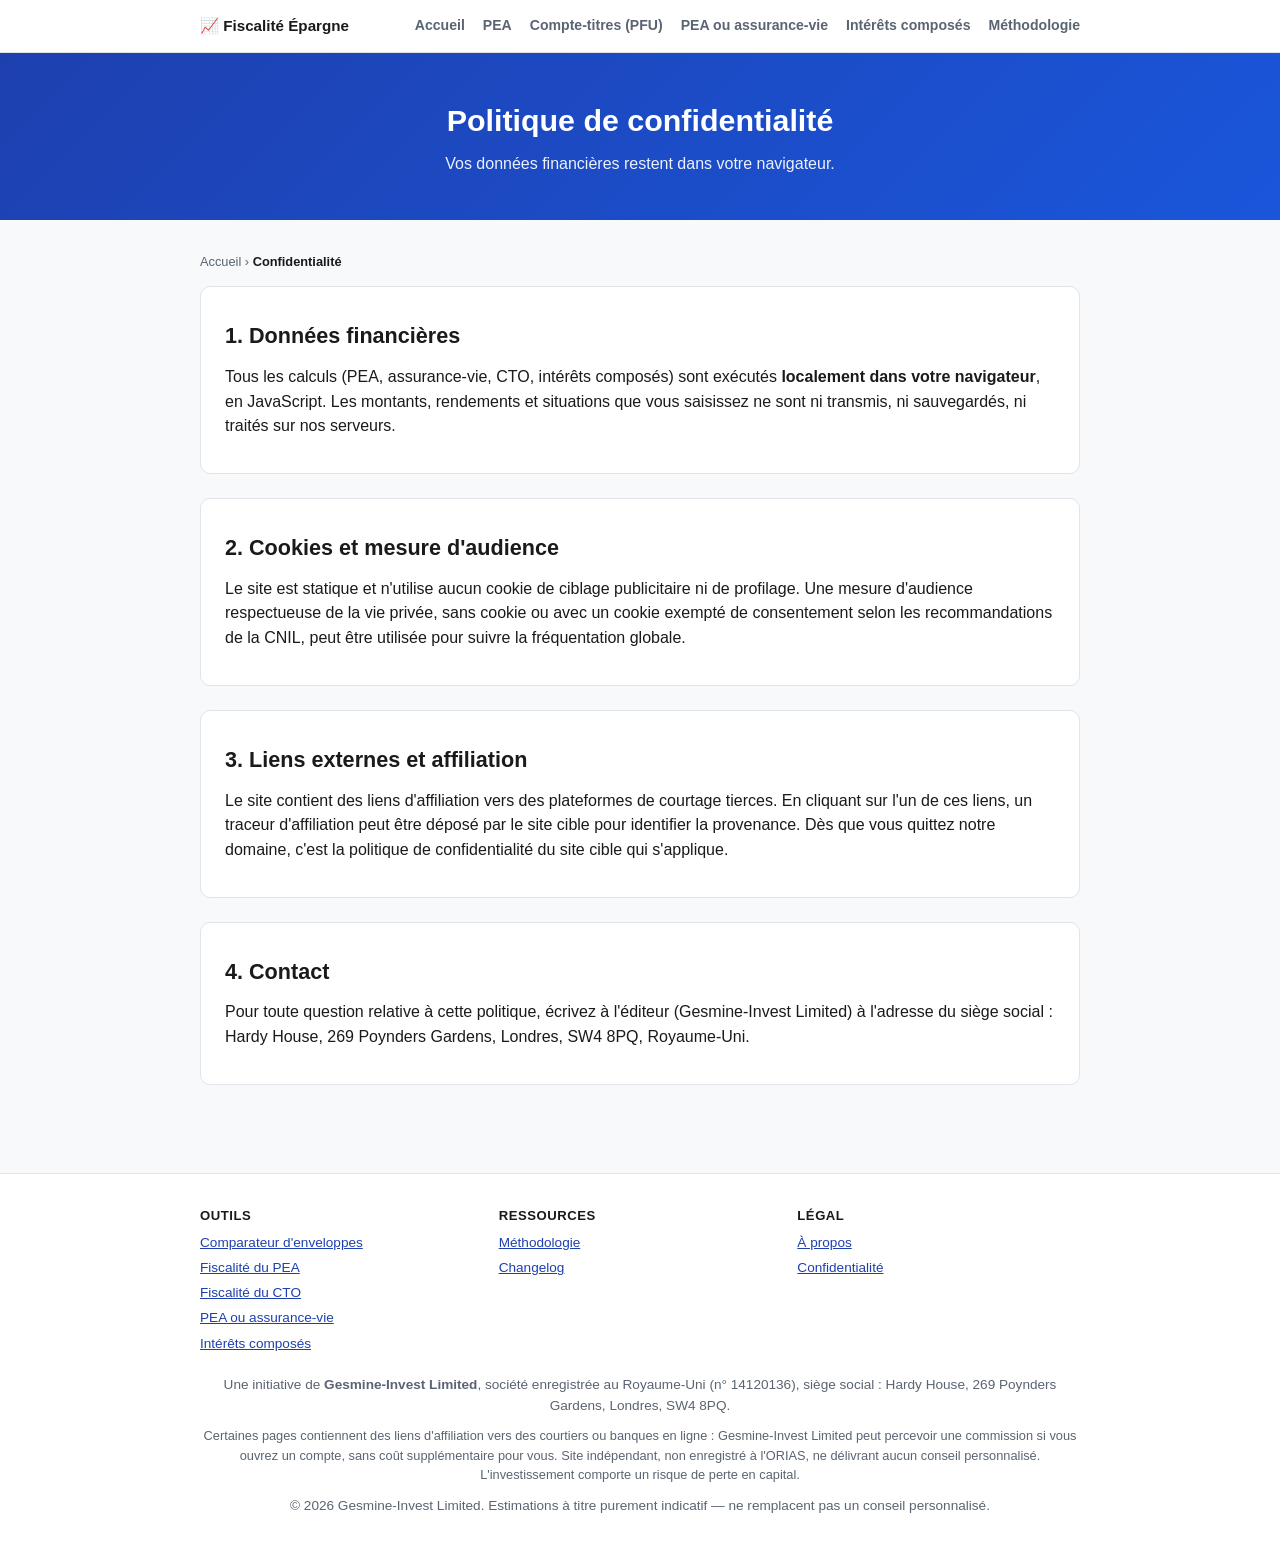
<file: privacy/index.html>
<!DOCTYPE html>
<html lang="fr">
<head>
<meta charset="UTF-8">
<meta name="viewport" content="width=device-width, initial-scale=1.0">
<title>Politique de confidentialité</title>
<meta name="description" content="Politique de confidentialité : les calculs sont réalisés localement dans votre navigateur, aucune donnée financière n'est transmise ni stockée sur nos serveurs.">
<link rel="canonical" href="https://fiscaliteepargne.fr/privacy/">
<meta property="og:type" content="article">
<meta property="og:title" content="Politique de confidentialité">
<meta property="og:description" content="Politique de confidentialité : les calculs sont réalisés localement dans votre navigateur, aucune donnée financière n'est transmise ni stockée sur nos serveurs.">
<meta property="og:url" content="https://fiscaliteepargne.fr/privacy/">
<meta property="og:site_name" content="Fiscalité Épargne">
<meta property="og:locale" content="fr_FR">
<meta name="twitter:card" content="summary_large_image">
<meta name="theme-color" content="#1e40af">
<link rel="stylesheet" href="/assets/style.css">
<link rel="icon" href="data:image/svg+xml,<svg xmlns=%22http://www.w3.org/2000/svg%22 viewBox=%220 0 100 100%22><text y=%22.9em%22 font-size=%2290%22>📈</text></svg>">
<script>window.__CONSTS__={"version":"2026-FR-v1","verifie_le":"2026-09-04","source_principale":"LFSS 2026, adoptée le 16/12/2025 — service-public.fr / Légifrance","pfu":{"ir_flat":0.128,"ps_standard":0.186,"ps_assurance_vie":0.172,"global_pea_cto":0.314,"global_av_avant_8_ans":0.3},"pea":{"plafond_versements":150000,"plafond_pea_pme":225000,"plafond_pea_jeune":20000,"duree_exoneration_ir":5,"ps_applicable":"ps_standard","hypothese_calculateur":"PEA ouvert à partir du 01/01/2018 — taux de PS à date, pas de régime de taux historiques","avertissement_pre_2018":"Pour un PEA ouvert avant 2018, un régime de taux historiques par tranche s'applique aux prélèvements sociaux — non modélisé ici, consultez votre établissement gestionnaire."},"assurance_vie":{"abattement_annuel_seul":4600,"abattement_annuel_couple":9200,"seuil_anciennete_ans":8,"seuil_primes_taux_reduit":150000,"taux_avant_8_ans":0.3,"taux_apres_8_ans_sous_seuil":0.075,"taux_apres_8_ans_au_dela_seuil":0.128,"pfl_historique":{"avant_4_ans":0.35,"de_4_a_8_ans":0.15,"apres_8_ans":0.075},"abattement_deces_avant_70_ans":152500,"abattement_deces_apres_70_ans":30500,"date_charniere_versements":"2017-09-27","ps_applicable":"ps_assurance_vie","hypothese_calculateur":"Le calculateur diagnostique simule l'imposition d'un rachat sur un contrat détenu. Le seuil de 150 000 € est apprécié selon une proratisation simplifiée sur le total des primes saisi."},"cto":{"pfu_applicable":"global_pea_cto","abattement_dividendes_bareme":0.4,"csg_deductible_bareme":0.068},"sources":{"lfss_2026":["Légifrance — LFSS 2026","https://www.legifrance.gouv.fr/jorf/id/JORFTEXT000050800000"],"sp_pea":["service-public.fr — Plan d'épargne en actions (PEA)","https://www.service-public.fr/particuliers/vosdroits/F1662"],"sp_av_rachat":["service-public.fr — Assurance-vie : imposition en cas de rachat","https://www.service-public.fr/particuliers/vosdroits/F14204"],"sp_av_deces":["service-public.fr — Assurance-vie : décès de l'assuré","https://www.service-public.fr/particuliers/vosdroits/F15393"],"sp_pfu":["service-public.fr — Prélèvement forfaitaire unique (PFU / flat tax)","https://www.service-public.fr/particuliers/vosdroits/F34913"],"impots_pv_mobilieres":["impots.gouv.fr — Plus-values de cession de valeurs mobilières","https://www.impots.gouv.fr/particulier/les-plus-values-de-cession-de-valeurs-mobilieres-et-de-droits-sociaux"],"bofip_rcm":["BOFiP — Revenus de capitaux mobiliers (BOI-RPPM-RCM)","https://bofip.impots.gouv.fr/bofip/3806-PGP.html"],"lafinancepourtous_pfu":["La finance pour tous — Le prélèvement forfaitaire unique","https://www.lafinancepourtous.com/decryptages/impots/calcul-de-l-impot/le-prelevement-forfaitaire-unique-pfu-ou-flat-tax/"]},"table":[{"label":"PFU — impôt sur le revenu (flat tax IR)","value":"12,8 %","revise_le":"2026-09-04","source":"lfss_2026"},{"label":"Prélèvements sociaux — PEA &amp; CTO","value":"18,6 %","revise_le":"2026-09-04","source":"lfss_2026"},{"label":"Prélèvements sociaux — assurance-vie (maintenus)","value":"17,2 %","revise_le":"2026-09-04","source":"sp_av_rachat"},{"label":"PFU global — CTO, dividendes, plus-values mobilières","value":"31,4 %","revise_le":"2026-09-04","source":"lfss_2026"},{"label":"PFU assurance-vie &lt; 8 ans (IR 12,8 % + PS 17,2 %)","value":"30,0 %","revise_le":"2026-09-04","source":"sp_av_rachat"},{"label":"Taux IR réduit assurance-vie &gt; 8 ans (primes ≤ 150 000 €)","value":"7,5 %","revise_le":"2026-09-04","source":"sp_av_rachat"},{"label":"Plafond de versements — PEA classique","value":"150 000 €","revise_le":"2026-09-04","source":"sp_pea"},{"label":"Plafond de versements — PEA + PEA-PME (cumulé)","value":"225 000 €","revise_le":"2026-09-04","source":"sp_pea"},{"label":"Abattement annuel assurance-vie &gt; 8 ans","value":"4 600 € seul / 9 200 € couple","revise_le":"2026-09-04","source":"sp_av_rachat"},{"label":"Abattement dividendes au barème progressif","value":"40 %","revise_le":"2026-09-04","source":"sp_pfu"},{"label":"Abattement transmission AV — primes avant 70 ans (art. 990 I CGI)","value":"152 500 € / bénéficiaire","revise_le":"2026-09-04","source":"sp_av_deces"},{"label":"Abattement transmission AV — primes après 70 ans (art. 757 B CGI)","value":"30 500 € global","revise_le":"2026-09-04","source":"sp_av_deces"}]};</script>
<script type="application/ld+json">
{
  "@context": "https://schema.org",
  "@graph": [
    {
      "@type": "Organization",
      "@id": "https://fiscaliteepargne.fr/#org",
      "name": "Fiscalité Épargne",
      "url": "https://fiscaliteepargne.fr/",
      "legalName": "Gesmine-Invest Limited",
      "identifier": {
        "@type": "PropertyValue",
        "name": "UK Company Number",
        "value": "14120136"
      },
      "address": {
        "@type": "PostalAddress",
        "streetAddress": "Hardy House, 269 Poynders Gardens",
        "addressLocality": "London",
        "postalCode": "SW4 8PQ",
        "addressCountry": "GB"
      },
      "sameAs": [
        "https://github.com/sadiyaqeen92639572-cloud/fiscaliteepargne"
      ]
    },
    {
      "@type": "WebSite",
      "@id": "https://fiscaliteepargne.fr/#website",
      "name": "Fiscalité Épargne",
      "url": "https://fiscaliteepargne.fr/",
      "inLanguage": "fr-FR",
      "publisher": {
        "@id": "https://fiscaliteepargne.fr/#org"
      }
    },
    {
      "@type": "WebPage",
      "@id": "https://fiscaliteepargne.fr/privacy/#page",
      "url": "https://fiscaliteepargne.fr/privacy/",
      "name": "Politique de confidentialité",
      "headline": "Politique de confidentialité",
      "description": "Politique de confidentialité : les calculs sont réalisés localement dans votre navigateur, aucune donnée financière n'est transmise ni stockée sur nos serveurs.",
      "inLanguage": "fr-FR",
      "isPartOf": {
        "@id": "https://fiscaliteepargne.fr/#website"
      },
      "datePublished": "2026-09-04",
      "dateModified": "2026-09-07"
    },
    {
      "@type": "BreadcrumbList",
      "itemListElement": [
        {
          "@type": "ListItem",
          "position": 1,
          "name": "Accueil",
          "item": "https://fiscaliteepargne.fr/"
        },
        {
          "@type": "ListItem",
          "position": 2,
          "name": "Confidentialité",
          "item": "https://fiscaliteepargne.fr/privacy/"
        }
      ]
    }
  ]
}
</script>
</head>
<body>
<nav class="site-nav" aria-label="Navigation principale">
  <div class="container">
    <a href="/" class="nav-brand">📈 Fiscalité Épargne</a>
    <details><summary>Menu ▾</summary></details>
    <div class="nav-links">
      <a href="/">Accueil</a>
      <a href="/pea/">PEA</a>
      <a href="/compte-titres-fiscalite/">Compte-titres (PFU)</a>
      <a href="/pea-ou-assurance-vie/">PEA ou assurance-vie</a>
      <a href="/interet-compose/">Intérêts composés</a>
      <a href="/methodologie/">Méthodologie</a>
    </div>
  </div>
</nav>
<header>
  <div class="container">
    
    <h1>Politique de confidentialité</h1>
    <p>Vos données financières restent dans votre navigateur.</p>
    
  </div>
</header>

<main class="container">
  <nav class="breadcrumb" aria-label="Fil d'Ariane"><a href="/">Accueil</a> &rsaquo; <span>Confidentialité</span></nav>
  <div class='card'><h2>1. Données financières</h2><p>Tous les calculs (PEA, assurance-vie, CTO, intérêts composés) sont exécutés <strong>localement dans votre navigateur</strong>, en JavaScript. Les montants, rendements et situations que vous saisissez ne sont ni transmis, ni sauvegardés, ni traités sur nos serveurs.</p></div>

  <div class='card'><h2>2. Cookies et mesure d'audience</h2><p>Le site est statique et n'utilise aucun cookie de ciblage publicitaire ni de profilage. Une mesure d'audience respectueuse de la vie privée, sans cookie ou avec un cookie exempté de consentement selon les recommandations de la CNIL, peut être utilisée pour suivre la fréquentation globale.</p></div>

  <div class='card'><h2>3. Liens externes et affiliation</h2><p>Le site contient des liens d'affiliation vers des plateformes de courtage tierces. En cliquant sur l'un de ces liens, un traceur d'affiliation peut être déposé par le site cible pour identifier la provenance. Dès que vous quittez notre domaine, c'est la politique de confidentialité du site cible qui s'applique.</p></div>

  <div class='card'><h2>4. Contact</h2><p>Pour toute question relative à cette politique, écrivez à l'éditeur (Gesmine-Invest Limited) à l'adresse du siège social : Hardy House, 269 Poynders Gardens, Londres, SW4 8PQ, Royaume-Uni.</p></div>

  
</main>

<footer>
  <div class="container">
    <div class="footer-cols"><div><strong>Outils</strong><ul><li><a href="/">Comparateur d'enveloppes</a></li><li><a href="/pea/">Fiscalité du PEA</a></li><li><a href="/compte-titres-fiscalite/">Fiscalité du CTO</a></li><li><a href="/pea-ou-assurance-vie/">PEA ou assurance-vie</a></li><li><a href="/interet-compose/">Intérêts composés</a></li></ul></div><div><strong>Ressources</strong><ul><li><a href="/methodologie/">Méthodologie</a></li><li><a href="/changelog/">Changelog</a></li></ul></div><div><strong>Légal</strong><ul><li><a href="/about/">À propos</a></li><li><a href="/privacy/">Confidentialité</a></li></ul></div></div>
    <p style="margin-top:16px;">Une initiative de <strong>Gesmine-Invest Limited</strong>, société enregistrée au Royaume-Uni (n° 14120136), siège social : Hardy House, 269 Poynders Gardens, Londres, SW4 8PQ.</p>
    <p style="margin-top:8px;font-size:.8rem;">Certaines pages contiennent des liens d'affiliation vers des courtiers ou banques en ligne : Gesmine-Invest Limited peut percevoir une commission si vous ouvrez un compte, sans coût supplémentaire pour vous. Site indépendant, non enregistré à l'ORIAS, ne délivrant aucun conseil personnalisé. L'investissement comporte un risque de perte en capital.</p>
    <p style="margin-top:8px;">© 2026 Gesmine-Invest Limited. Estimations à titre purement indicatif — ne remplacent pas un conseil personnalisé.</p>
  </div>
</footer>
<script>
function toggleFaq(b){b.classList.toggle('open');b.nextElementSibling.classList.toggle('open');}
</script>
</body>
</html>
</file>
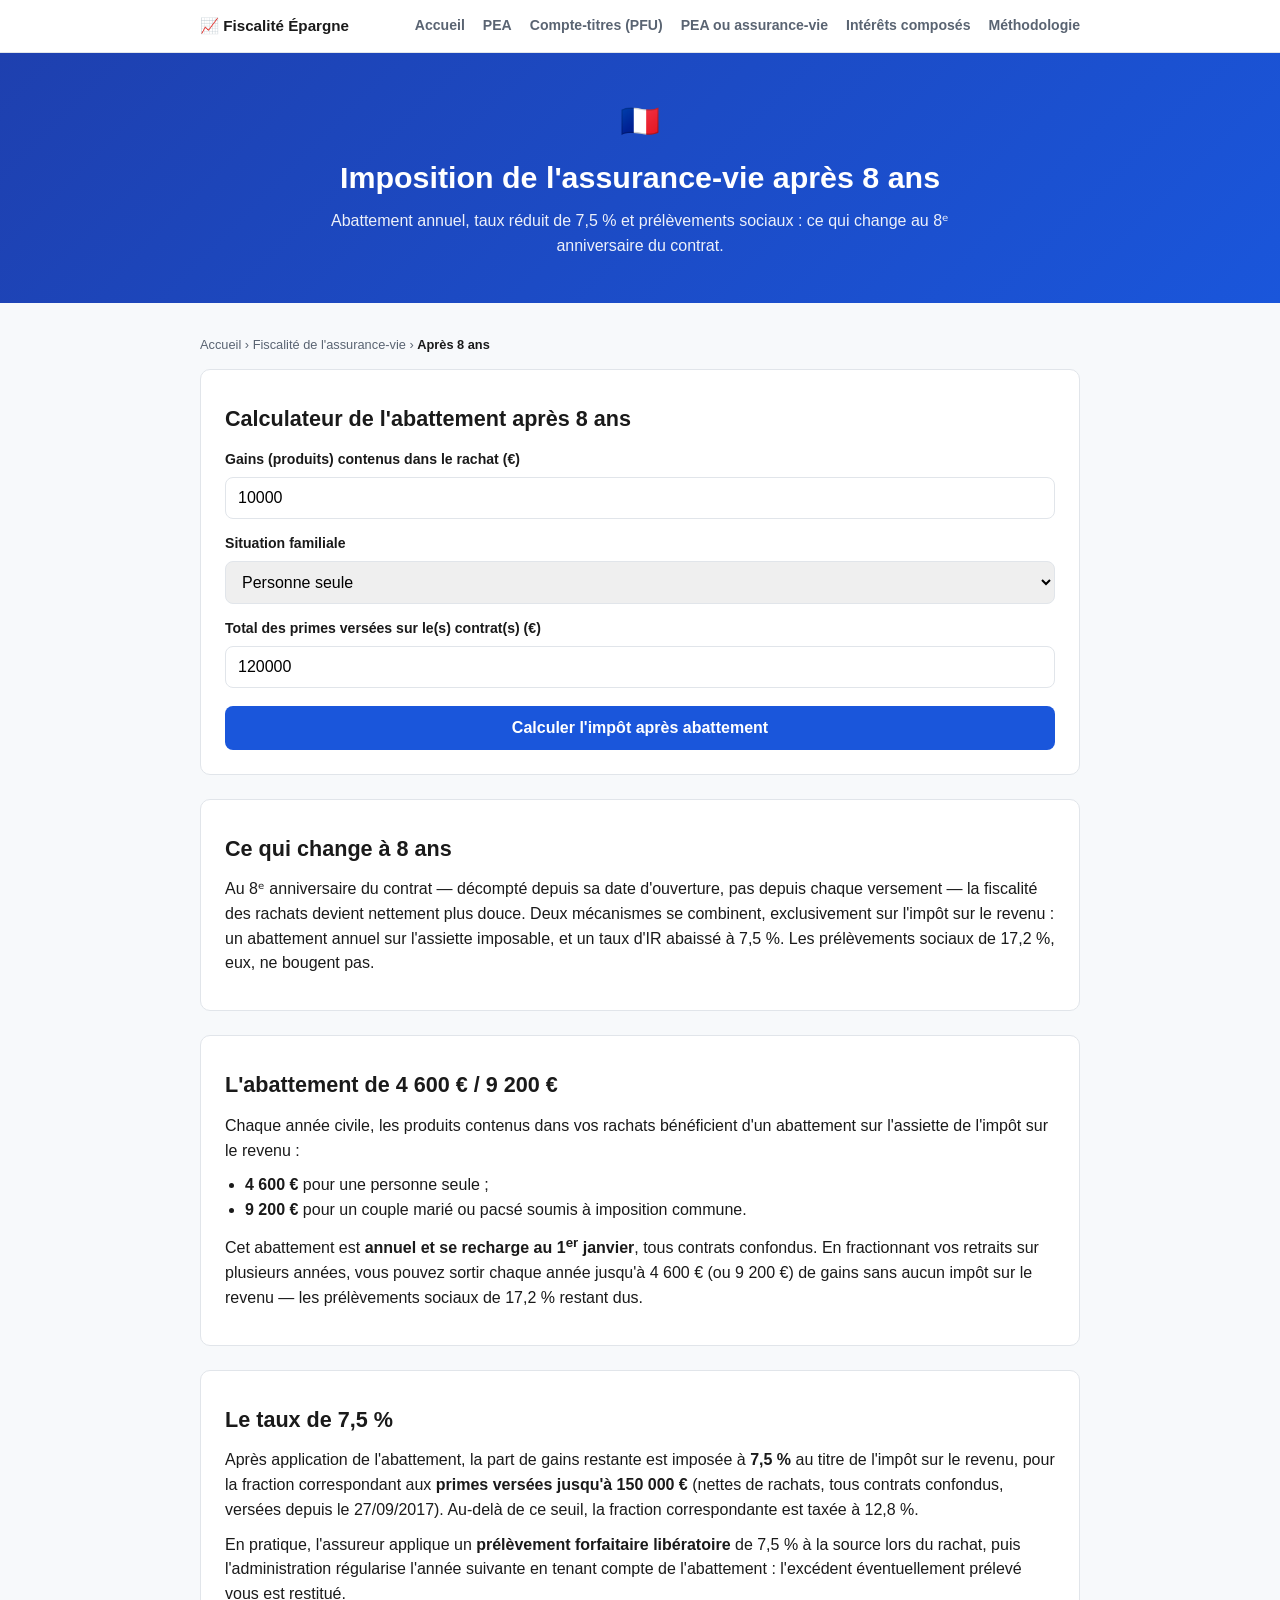
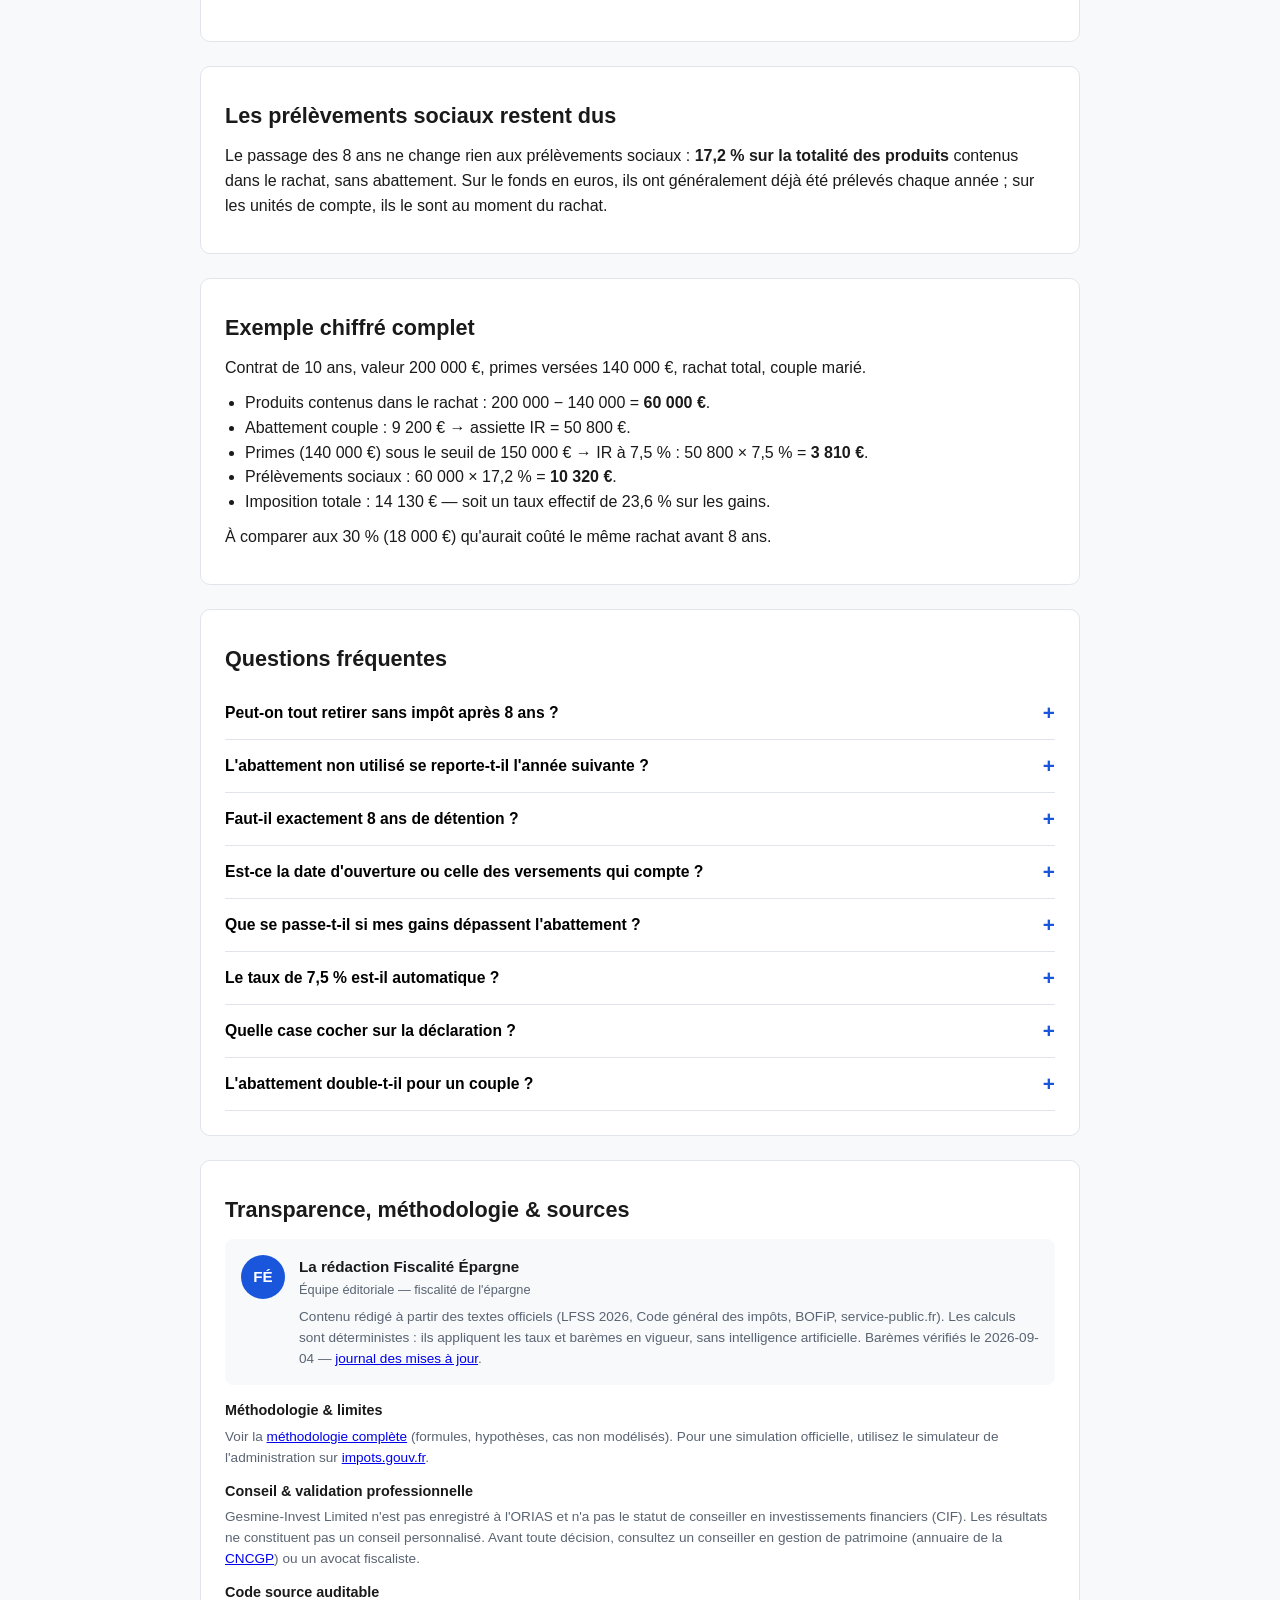
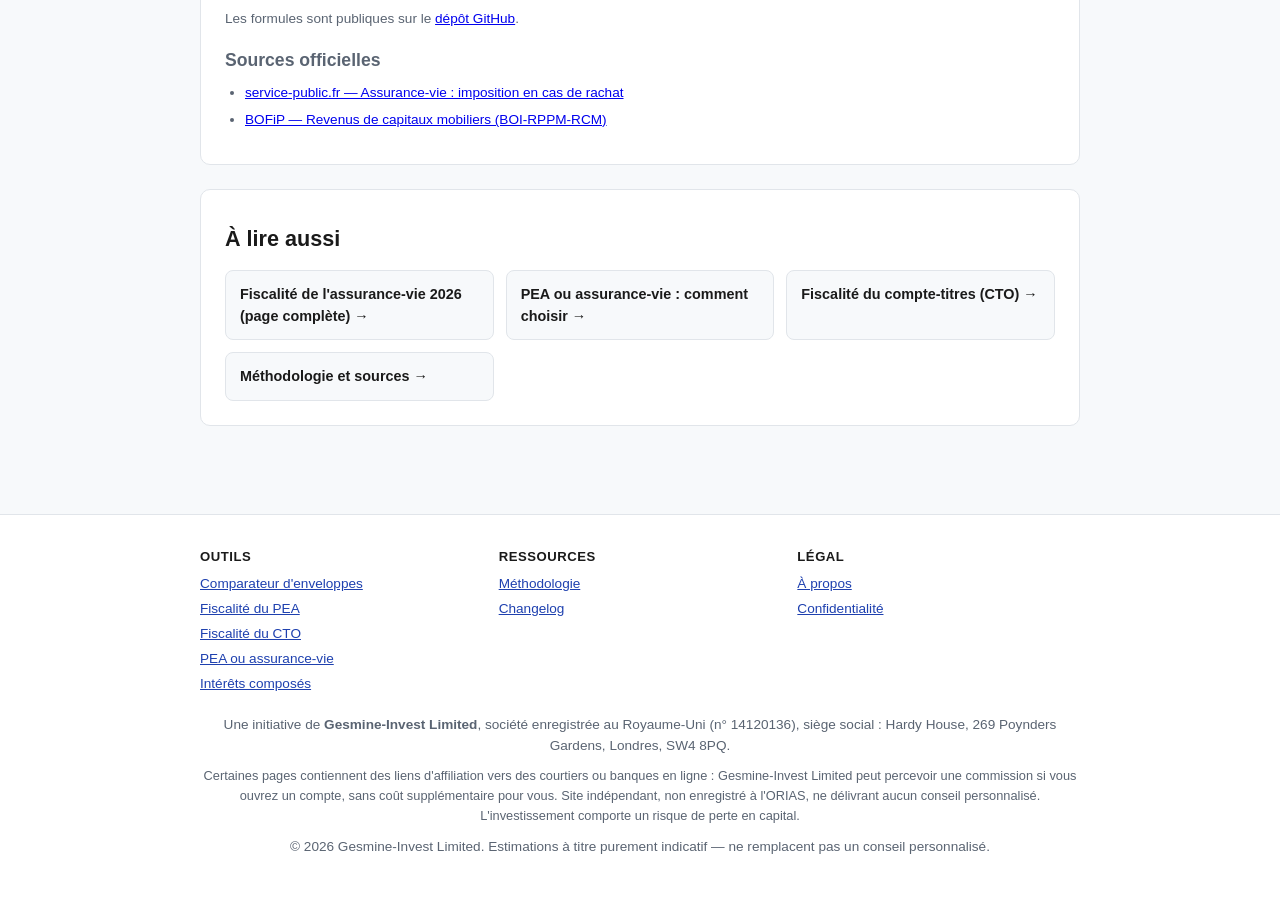
<file: assurance-vie-fiscalite/apres-8-ans/index.html>
<!DOCTYPE html>
<html lang="fr">
<head>
<meta charset="UTF-8">
<meta name="viewport" content="width=device-width, initial-scale=1.0">
<title>Imposition de l'assurance-vie après 8 ans : abattement et taux 7,5 %</title>
<meta name="description" content="Après 8 ans, l'assurance-vie ouvre droit à un abattement annuel de 4 600 € / 9 200 € et à un taux d'IR de 7,5 %. Calculateur de l'impôt après abattement, exemples chiffrés.">
<meta name="robots" content="noindex">
<link rel="canonical" href="https://fiscaliteepargne.fr/assurance-vie-fiscalite/apres-8-ans/">
<meta property="og:type" content="article">
<meta property="og:title" content="Imposition de l'assurance-vie après 8 ans : abattement et taux 7,5 %">
<meta property="og:description" content="Après 8 ans, l'assurance-vie ouvre droit à un abattement annuel de 4 600 € / 9 200 € et à un taux d'IR de 7,5 %. Calculateur de l'impôt après abattement, exemples chiffrés.">
<meta property="og:url" content="https://fiscaliteepargne.fr/assurance-vie-fiscalite/apres-8-ans/">
<meta property="og:site_name" content="Fiscalité Épargne">
<meta property="og:locale" content="fr_FR">
<meta name="twitter:card" content="summary_large_image">
<meta name="theme-color" content="#1e40af">
<link rel="stylesheet" href="/assets/style.css">
<link rel="icon" href="data:image/svg+xml,<svg xmlns=%22http://www.w3.org/2000/svg%22 viewBox=%220 0 100 100%22><text y=%22.9em%22 font-size=%2290%22>📈</text></svg>">
<script>window.__CONSTS__={"version":"2026-FR-v1","verifie_le":"2026-09-04","source_principale":"LFSS 2026, adoptée le 16/12/2025 — service-public.fr / Légifrance","pfu":{"ir_flat":0.128,"ps_standard":0.186,"ps_assurance_vie":0.172,"global_pea_cto":0.314,"global_av_avant_8_ans":0.3},"pea":{"plafond_versements":150000,"plafond_pea_pme":225000,"plafond_pea_jeune":20000,"duree_exoneration_ir":5,"ps_applicable":"ps_standard","hypothese_calculateur":"PEA ouvert à partir du 01/01/2018 — taux de PS à date, pas de régime de taux historiques","avertissement_pre_2018":"Pour un PEA ouvert avant 2018, un régime de taux historiques par tranche s'applique aux prélèvements sociaux — non modélisé ici, consultez votre établissement gestionnaire."},"assurance_vie":{"abattement_annuel_seul":4600,"abattement_annuel_couple":9200,"seuil_anciennete_ans":8,"seuil_primes_taux_reduit":150000,"taux_avant_8_ans":0.3,"taux_apres_8_ans_sous_seuil":0.075,"taux_apres_8_ans_au_dela_seuil":0.128,"pfl_historique":{"avant_4_ans":0.35,"de_4_a_8_ans":0.15,"apres_8_ans":0.075},"abattement_deces_avant_70_ans":152500,"abattement_deces_apres_70_ans":30500,"date_charniere_versements":"2017-09-27","ps_applicable":"ps_assurance_vie","hypothese_calculateur":"Le calculateur diagnostique simule l'imposition d'un rachat sur un contrat détenu. Le seuil de 150 000 € est apprécié selon une proratisation simplifiée sur le total des primes saisi."},"cto":{"pfu_applicable":"global_pea_cto","abattement_dividendes_bareme":0.4,"csg_deductible_bareme":0.068},"sources":{"lfss_2026":["Légifrance — LFSS 2026","https://www.legifrance.gouv.fr/jorf/id/JORFTEXT000050800000"],"sp_pea":["service-public.fr — Plan d'épargne en actions (PEA)","https://www.service-public.fr/particuliers/vosdroits/F1662"],"sp_av_rachat":["service-public.fr — Assurance-vie : imposition en cas de rachat","https://www.service-public.fr/particuliers/vosdroits/F14204"],"sp_av_deces":["service-public.fr — Assurance-vie : décès de l'assuré","https://www.service-public.fr/particuliers/vosdroits/F15393"],"sp_pfu":["service-public.fr — Prélèvement forfaitaire unique (PFU / flat tax)","https://www.service-public.fr/particuliers/vosdroits/F34913"],"impots_pv_mobilieres":["impots.gouv.fr — Plus-values de cession de valeurs mobilières","https://www.impots.gouv.fr/particulier/les-plus-values-de-cession-de-valeurs-mobilieres-et-de-droits-sociaux"],"bofip_rcm":["BOFiP — Revenus de capitaux mobiliers (BOI-RPPM-RCM)","https://bofip.impots.gouv.fr/bofip/3806-PGP.html"],"lafinancepourtous_pfu":["La finance pour tous — Le prélèvement forfaitaire unique","https://www.lafinancepourtous.com/decryptages/impots/calcul-de-l-impot/le-prelevement-forfaitaire-unique-pfu-ou-flat-tax/"]},"table":[{"label":"PFU — impôt sur le revenu (flat tax IR)","value":"12,8 %","revise_le":"2026-09-04","source":"lfss_2026"},{"label":"Prélèvements sociaux — PEA &amp; CTO","value":"18,6 %","revise_le":"2026-09-04","source":"lfss_2026"},{"label":"Prélèvements sociaux — assurance-vie (maintenus)","value":"17,2 %","revise_le":"2026-09-04","source":"sp_av_rachat"},{"label":"PFU global — CTO, dividendes, plus-values mobilières","value":"31,4 %","revise_le":"2026-09-04","source":"lfss_2026"},{"label":"PFU assurance-vie &lt; 8 ans (IR 12,8 % + PS 17,2 %)","value":"30,0 %","revise_le":"2026-09-04","source":"sp_av_rachat"},{"label":"Taux IR réduit assurance-vie &gt; 8 ans (primes ≤ 150 000 €)","value":"7,5 %","revise_le":"2026-09-04","source":"sp_av_rachat"},{"label":"Plafond de versements — PEA classique","value":"150 000 €","revise_le":"2026-09-04","source":"sp_pea"},{"label":"Plafond de versements — PEA + PEA-PME (cumulé)","value":"225 000 €","revise_le":"2026-09-04","source":"sp_pea"},{"label":"Abattement annuel assurance-vie &gt; 8 ans","value":"4 600 € seul / 9 200 € couple","revise_le":"2026-09-04","source":"sp_av_rachat"},{"label":"Abattement dividendes au barème progressif","value":"40 %","revise_le":"2026-09-04","source":"sp_pfu"},{"label":"Abattement transmission AV — primes avant 70 ans (art. 990 I CGI)","value":"152 500 € / bénéficiaire","revise_le":"2026-09-04","source":"sp_av_deces"},{"label":"Abattement transmission AV — primes après 70 ans (art. 757 B CGI)","value":"30 500 € global","revise_le":"2026-09-04","source":"sp_av_deces"}]};</script>
<script src="/assets/calculators.js" defer></script>
<script type="application/ld+json">
{
  "@context": "https://schema.org",
  "@graph": [
    {
      "@type": "Organization",
      "@id": "https://fiscaliteepargne.fr/#org",
      "name": "Fiscalité Épargne",
      "url": "https://fiscaliteepargne.fr/",
      "legalName": "Gesmine-Invest Limited",
      "identifier": {
        "@type": "PropertyValue",
        "name": "UK Company Number",
        "value": "14120136"
      },
      "address": {
        "@type": "PostalAddress",
        "streetAddress": "Hardy House, 269 Poynders Gardens",
        "addressLocality": "London",
        "postalCode": "SW4 8PQ",
        "addressCountry": "GB"
      },
      "sameAs": [
        "https://github.com/sadiyaqeen92639572-cloud/fiscaliteepargne"
      ]
    },
    {
      "@type": "WebSite",
      "@id": "https://fiscaliteepargne.fr/#website",
      "name": "Fiscalité Épargne",
      "url": "https://fiscaliteepargne.fr/",
      "inLanguage": "fr-FR",
      "publisher": {
        "@id": "https://fiscaliteepargne.fr/#org"
      }
    },
    {
      "@type": "Article",
      "@id": "https://fiscaliteepargne.fr/assurance-vie-fiscalite/apres-8-ans/#page",
      "url": "https://fiscaliteepargne.fr/assurance-vie-fiscalite/apres-8-ans/",
      "name": "Imposition de l'assurance-vie après 8 ans : abattement et taux 7,5 %",
      "headline": "Imposition de l'assurance-vie après 8 ans",
      "description": "Après 8 ans, l'assurance-vie ouvre droit à un abattement annuel de 4 600 € / 9 200 € et à un taux d'IR de 7,5 %. Calculateur de l'impôt après abattement, exemples chiffrés.",
      "inLanguage": "fr-FR",
      "isPartOf": {
        "@id": "https://fiscaliteepargne.fr/#website"
      },
      "datePublished": "2026-09-07",
      "dateModified": "2026-09-07",
      "author": {
        "@type": "Organization",
        "name": "La rédaction Fiscalité Épargne",
        "url": "https://fiscaliteepargne.fr/about/"
      },
      "publisher": {
        "@id": "https://fiscaliteepargne.fr/#org"
      },
      "about": {
        "@type": "DefinedTerm",
        "name": "Imposition de l'assurance-vie après 8 ans"
      }
    },
    {
      "@type": "BreadcrumbList",
      "itemListElement": [
        {
          "@type": "ListItem",
          "position": 1,
          "name": "Accueil",
          "item": "https://fiscaliteepargne.fr/"
        },
        {
          "@type": "ListItem",
          "position": 2,
          "name": "Fiscalité de l'assurance-vie",
          "item": "https://fiscaliteepargne.fr/assurance-vie-fiscalite/"
        },
        {
          "@type": "ListItem",
          "position": 3,
          "name": "Après 8 ans",
          "item": "https://fiscaliteepargne.fr/assurance-vie-fiscalite/apres-8-ans/"
        }
      ]
    },
    {
      "@type": "FAQPage",
      "mainEntity": [
        {
          "@type": "Question",
          "name": "Peut-on tout retirer sans impôt après 8 ans ?",
          "acceptedAnswer": {
            "@type": "Answer",
            "text": "Non, mais l'abattement annuel de 4 600 € / 9 200 € permet d'effacer l'impôt sur le revenu sur cette part de gains chaque année. Les prélèvements sociaux de 17,2 % restent toujours dus, et la fraction de gains au-delà de l'abattement est taxée à 7,5 % (ou 12,8 % au-delà de 150 000 € de primes)."
          }
        },
        {
          "@type": "Question",
          "name": "L'abattement non utilisé se reporte-t-il l'année suivante ?",
          "acceptedAnswer": {
            "@type": "Answer",
            "text": "Non. L'abattement de 4 600 € / 9 200 € est annuel : s'il n'est pas consommé une année, il est perdu. Il se recharge intégralement au 1er janvier suivant."
          }
        },
        {
          "@type": "Question",
          "name": "Faut-il exactement 8 ans de détention ?",
          "acceptedAnswer": {
            "@type": "Answer",
            "text": "Le contrat doit avoir plus de 8 ans révolus à la date du rachat. L'ancienneté se compte depuis la date d'ouverture du contrat (premier versement), pas depuis chaque versement ultérieur."
          }
        },
        {
          "@type": "Question",
          "name": "Est-ce la date d'ouverture ou celle des versements qui compte ?",
          "acceptedAnswer": {
            "@type": "Answer",
            "text": "C'est la date d'ouverture du contrat qui fixe l'ancienneté et donc l'accès au régime des 8 ans. La date des versements n'intervient que pour distinguer les primes d'avant et d'après le 27 septembre 2017 (régime PFL historique) et pour apprécier le seuil de 150 000 €."
          }
        },
        {
          "@type": "Question",
          "name": "Que se passe-t-il si mes gains dépassent l'abattement ?",
          "acceptedAnswer": {
            "@type": "Answer",
            "text": "La fraction de gains qui excède 4 600 € (ou 9 200 €) est imposée à l'impôt sur le revenu au taux de 7,5 % pour la part rattachée aux primes ≤ 150 000 €, et 12,8 % au-delà. Les prélèvements sociaux de 17,2 % s'appliquent sur l'intégralité des gains."
          }
        },
        {
          "@type": "Question",
          "name": "Le taux de 7,5 % est-il automatique ?",
          "acceptedAnswer": {
            "@type": "Answer",
            "text": "L'assureur applique un prélèvement forfaitaire de 7,5 % à la source lors du rachat, pour la part sous le seuil de 150 000 € de primes. L'abattement de 4 600 € / 9 200 € est ensuite appliqué par l'administration lors du calcul de l'impôt, avec restitution de l'éventuel trop-prélevé."
          }
        },
        {
          "@type": "Question",
          "name": "Quelle case cocher sur la déclaration ?",
          "acceptedAnswer": {
            "@type": "Answer",
            "text": "Les produits soumis au prélèvement forfaitaire après 8 ans sont pré-remplis en cases 2DH et 2CH de la déclaration 2042. L'abattement de 4 600 € / 9 200 € est appliqué automatiquement. La case 2OP permet d'opter globalement pour le barème progressif si c'est plus favorable."
          }
        },
        {
          "@type": "Question",
          "name": "L'abattement double-t-il pour un couple ?",
          "acceptedAnswer": {
            "@type": "Answer",
            "text": "Oui. L'abattement annuel est de 4 600 € pour une personne seule et de 9 200 € pour un couple marié ou pacsé soumis à imposition commune, quel que soit le nombre de contrats détenus dans le foyer."
          }
        }
      ]
    },
    {
      "@type": "WebApplication",
      "name": "Imposition de l'assurance-vie après 8 ans",
      "url": "https://fiscaliteepargne.fr/assurance-vie-fiscalite/apres-8-ans/",
      "applicationCategory": "FinanceApplication",
      "operatingSystem": "Any",
      "offers": {
        "@type": "Offer",
        "price": "0",
        "priceCurrency": "EUR"
      },
      "areaServed": "FR",
      "publisher": {
        "@id": "https://fiscaliteepargne.fr/#org"
      }
    }
  ]
}
</script>
</head>
<body>
<nav class="site-nav" aria-label="Navigation principale">
  <div class="container">
    <a href="/" class="nav-brand">📈 Fiscalité Épargne</a>
    <details><summary>Menu ▾</summary></details>
    <div class="nav-links">
      <a href="/">Accueil</a>
      <a href="/pea/">PEA</a>
      <a href="/compte-titres-fiscalite/">Compte-titres (PFU)</a>
      <a href="/pea-ou-assurance-vie/">PEA ou assurance-vie</a>
      <a href="/interet-compose/">Intérêts composés</a>
      <a href="/methodologie/">Méthodologie</a>
    </div>
  </div>
</nav>
<header>
  <div class="container">
    <span class="flag">🇫🇷</span>
    <h1>Imposition de l'assurance-vie après 8 ans</h1>
    <p>Abattement annuel, taux réduit de 7,5 % et prélèvements sociaux : ce qui change au 8ᵉ anniversaire du contrat.</p>
    
  </div>
</header>

<main class="container">
  <nav class="breadcrumb" aria-label="Fil d'Ariane"><a href="/">Accueil</a> &rsaquo; <a href="/assurance-vie-fiscalite/">Fiscalité de l'assurance-vie</a> &rsaquo; <span>Après 8 ans</span></nav>
  <div class="card">
    <h2>Calculateur de l'abattement après 8 ans</h2>
    <label for="gains">Gains (produits) contenus dans le rachat (€)</label>
    <input type="number" id="gains" value="10000" min="0">
    <label for="situation">Situation familiale</label>
    <select id="situation"><option value="seul">Personne seule</option><option value="couple">Couple marié/pacsé</option></select>
    <label for="primes">Total des primes versées sur le(s) contrat(s) (€)</label>
    <input type="number" id="primes" value="120000" min="0">
    <button class="calc-btn" onclick="runAv8ans()">Calculer l'impôt après abattement</button>
    <div class="result" id="a8-result">
      <div class="result-hero"><div class="amount" id="a8-net-val"></div><div class="amount-label">Gains nets après IR et prélèvements sociaux</div></div>
      <div class="result-grid">
        <div class="stat"><div class="val" id="a8-abat-val"></div><div class="lbl">Abattement appliqué</div></div>
        <div class="stat"><div class="val" id="a8-assiette-val"></div><div class="lbl">Assiette imposable à l'IR</div></div>
        <div class="stat"><div class="val" id="a8-ir-val"></div><div class="lbl">Impôt sur le revenu (7,5 % / 12,8 %)</div></div>
        <div class="stat"><div class="val" id="a8-ps-val"></div><div class="lbl">Prélèvements sociaux 17,2 %</div></div>
      </div>
    </div>
  </div>

  <div class='eeat-section'><h2>Ce qui change à 8 ans</h2><p>Au 8ᵉ anniversaire du contrat — décompté depuis sa date d'ouverture, pas depuis chaque versement — la fiscalité des rachats devient nettement plus douce. Deux mécanismes se combinent, exclusivement sur l'impôt sur le revenu : un abattement annuel sur l'assiette imposable, et un taux d'IR abaissé à 7,5 %. Les prélèvements sociaux de 17,2 %, eux, ne bougent pas.</p></div>

  <div class='eeat-section'><h2>L'abattement de 4 600 € / 9 200 €</h2><p>Chaque année civile, les produits contenus dans vos rachats bénéficient d'un abattement sur l'assiette de l'impôt sur le revenu :</p><ul><li><strong>4 600 €</strong> pour une personne seule ;</li><li><strong>9 200 €</strong> pour un couple marié ou pacsé soumis à imposition commune.</li></ul><p>Cet abattement est <strong>annuel et se recharge au 1<sup>er</sup> janvier</strong>, tous contrats confondus. En fractionnant vos retraits sur plusieurs années, vous pouvez sortir chaque année jusqu'à 4 600 € (ou 9 200 €) de gains sans aucun impôt sur le revenu — les prélèvements sociaux de 17,2 % restant dus.</p></div>

  <div class='eeat-section'><h2>Le taux de 7,5 %</h2><p>Après application de l'abattement, la part de gains restante est imposée à <strong>7,5 %</strong> au titre de l'impôt sur le revenu, pour la fraction correspondant aux <strong>primes versées jusqu'à 150 000 €</strong> (nettes de rachats, tous contrats confondus, versées depuis le 27/09/2017). Au-delà de ce seuil, la fraction correspondante est taxée à 12,8 %.</p><p>En pratique, l'assureur applique un <strong>prélèvement forfaitaire libératoire</strong> de 7,5 % à la source lors du rachat, puis l'administration régularise l'année suivante en tenant compte de l'abattement : l'excédent éventuellement prélevé vous est restitué.</p></div>

  <div class='eeat-section'><h2>Les prélèvements sociaux restent dus</h2><p>Le passage des 8 ans ne change rien aux prélèvements sociaux : <strong>17,2 % sur la totalité des produits</strong> contenus dans le rachat, sans abattement. Sur le fonds en euros, ils ont généralement déjà été prélevés chaque année ; sur les unités de compte, ils le sont au moment du rachat.</p></div>

  <div class='eeat-section'><h2>Exemple chiffré complet</h2><p>Contrat de 10 ans, valeur 200 000 €, primes versées 140 000 €, rachat total, couple marié.</p><ul><li>Produits contenus dans le rachat : 200 000 − 140 000 = <strong>60 000 €</strong>.</li><li>Abattement couple : 9 200 € → assiette IR = 50 800 €.</li><li>Primes (140 000 €) sous le seuil de 150 000 € → IR à 7,5 % : 50 800 × 7,5 % = <strong>3 810 €</strong>.</li><li>Prélèvements sociaux : 60 000 × 17,2 % = <strong>10 320 €</strong>.</li><li>Imposition totale : 14 130 € — soit un taux effectif de 23,6 % sur les gains.</li></ul><p>À comparer aux 30 % (18 000 €) qu'aurait coûté le même rachat avant 8 ans.</p></div>

  <div class="eeat-section">
  <h2>Questions fréquentes</h2>
  <div class="faq-item">
    <button class="faq-q" onclick="toggleFaq(this)">Peut-on tout retirer sans impôt après 8 ans ?</button>
    <div class="faq-a"><p>Non, mais l'abattement annuel de 4 600 € / 9 200 € permet d'effacer l'impôt sur le revenu sur cette part de gains chaque année. Les prélèvements sociaux de 17,2 % restent toujours dus, et la fraction de gains au-delà de l'abattement est taxée à 7,5 % (ou 12,8 % au-delà de 150 000 € de primes).</p></div>
  </div>
  <div class="faq-item">
    <button class="faq-q" onclick="toggleFaq(this)">L'abattement non utilisé se reporte-t-il l'année suivante ?</button>
    <div class="faq-a"><p>Non. L'abattement de 4 600 € / 9 200 € est annuel : s'il n'est pas consommé une année, il est perdu. Il se recharge intégralement au 1<sup>er</sup> janvier suivant.</p></div>
  </div>
  <div class="faq-item">
    <button class="faq-q" onclick="toggleFaq(this)">Faut-il exactement 8 ans de détention ?</button>
    <div class="faq-a"><p>Le contrat doit avoir plus de 8 ans révolus à la date du rachat. L'ancienneté se compte depuis la date d'ouverture du contrat (premier versement), pas depuis chaque versement ultérieur.</p></div>
  </div>
  <div class="faq-item">
    <button class="faq-q" onclick="toggleFaq(this)">Est-ce la date d'ouverture ou celle des versements qui compte ?</button>
    <div class="faq-a"><p>C'est la date d'ouverture du contrat qui fixe l'ancienneté et donc l'accès au régime des 8 ans. La date des versements n'intervient que pour distinguer les primes d'avant et d'après le 27 septembre 2017 (régime PFL historique) et pour apprécier le seuil de 150 000 €.</p></div>
  </div>
  <div class="faq-item">
    <button class="faq-q" onclick="toggleFaq(this)">Que se passe-t-il si mes gains dépassent l'abattement ?</button>
    <div class="faq-a"><p>La fraction de gains qui excède 4 600 € (ou 9 200 €) est imposée à l'impôt sur le revenu au taux de 7,5 % pour la part rattachée aux primes ≤ 150 000 €, et 12,8 % au-delà. Les prélèvements sociaux de 17,2 % s'appliquent sur l'intégralité des gains.</p></div>
  </div>
  <div class="faq-item">
    <button class="faq-q" onclick="toggleFaq(this)">Le taux de 7,5 % est-il automatique ?</button>
    <div class="faq-a"><p>L'assureur applique un prélèvement forfaitaire de 7,5 % à la source lors du rachat, pour la part sous le seuil de 150 000 € de primes. L'abattement de 4 600 € / 9 200 € est ensuite appliqué par l'administration lors du calcul de l'impôt, avec restitution de l'éventuel trop-prélevé.</p></div>
  </div>
  <div class="faq-item">
    <button class="faq-q" onclick="toggleFaq(this)">Quelle case cocher sur la déclaration ?</button>
    <div class="faq-a"><p>Les produits soumis au prélèvement forfaitaire après 8 ans sont pré-remplis en cases 2DH et 2CH de la déclaration 2042. L'abattement de 4 600 € / 9 200 € est appliqué automatiquement. La case 2OP permet d'opter globalement pour le barème progressif si c'est plus favorable.</p></div>
  </div>
  <div class="faq-item">
    <button class="faq-q" onclick="toggleFaq(this)">L'abattement double-t-il pour un couple ?</button>
    <div class="faq-a"><p>Oui. L'abattement annuel est de 4 600 € pour une personne seule et de 9 200 € pour un couple marié ou pacsé soumis à imposition commune, quel que soit le nombre de contrats détenus dans le foyer.</p></div>
  </div>
</div>

  <div class="eeat-section">
  <h2>Transparence, méthodologie &amp; sources</h2>
  <div class="eeat-author">
    <div class="avatar">FÉ</div>
    <div>
      <h4>La rédaction Fiscalité Épargne</h4>
      <div class="role">Équipe éditoriale — fiscalité de l'épargne</div>
      <p>Contenu rédigé à partir des textes officiels (LFSS 2026, Code général des impôts, BOFiP, service-public.fr). Les calculs sont déterministes : ils appliquent les taux et barèmes en vigueur, sans intelligence artificielle. Barèmes vérifiés le 2026-09-04 — <a href="/changelog/">journal des mises à jour</a>.</p>
      
    </div>
  </div>
  <div class="eeat-compliance">
    <h4>Méthodologie &amp; limites</h4>
    <p>Voir la <a href="/methodologie/">méthodologie complète</a> (formules, hypothèses, cas non modélisés). Pour une simulation officielle, utilisez le simulateur de l'administration sur <a href="https://www.impots.gouv.fr/" rel="noopener nofollow" target="_blank">impots.gouv.fr</a>.</p>
    <h4>Conseil &amp; validation professionnelle</h4>
    <p>Gesmine-Invest Limited n'est pas enregistré à l'ORIAS et n'a pas le statut de conseiller en investissements financiers (CIF). Les résultats ne constituent pas un conseil personnalisé. Avant toute décision, consultez un conseiller en gestion de patrimoine (annuaire de la <a href="https://www.cncgp.fr/trouver-un-conseiller/" rel="noopener nofollow" target="_blank">CNCGP</a>) ou un avocat fiscaliste.</p>
    <h4>Code source auditable</h4>
    <p>Les formules sont publiques sur le <a href="https://github.com/sadiyaqeen92639572-cloud/fiscaliteepargne" rel="noopener nofollow" target="_blank">dépôt GitHub</a>.</p>
    <h3>Sources officielles</h3>
<ul class="sources-list"><li><a href="https://www.service-public.fr/particuliers/vosdroits/F14204" rel="noopener nofollow" target="_blank">service-public.fr — Assurance-vie : imposition en cas de rachat</a></li><li><a href="https://bofip.impots.gouv.fr/bofip/3806-PGP.html" rel="noopener nofollow" target="_blank">BOFiP — Revenus de capitaux mobiliers (BOI-RPPM-RCM)</a></li></ul>
  </div>
</div>

  <div class="eeat-section">
  <h2>À lire aussi</h2>
  <div class="link-grid">
    <a href="/assurance-vie-fiscalite/">Fiscalité de l'assurance-vie 2026 (page complète) →</a>
    <a href="/pea-ou-assurance-vie/">PEA ou assurance-vie : comment choisir →</a>
    <a href="/compte-titres-fiscalite/">Fiscalité du compte-titres (CTO) →</a>
    <a href="/methodologie/">Méthodologie et sources →</a>
  </div>
</div>
</main>

<footer>
  <div class="container">
    <div class="footer-cols"><div><strong>Outils</strong><ul><li><a href="/">Comparateur d'enveloppes</a></li><li><a href="/pea/">Fiscalité du PEA</a></li><li><a href="/compte-titres-fiscalite/">Fiscalité du CTO</a></li><li><a href="/pea-ou-assurance-vie/">PEA ou assurance-vie</a></li><li><a href="/interet-compose/">Intérêts composés</a></li></ul></div><div><strong>Ressources</strong><ul><li><a href="/methodologie/">Méthodologie</a></li><li><a href="/changelog/">Changelog</a></li></ul></div><div><strong>Légal</strong><ul><li><a href="/about/">À propos</a></li><li><a href="/privacy/">Confidentialité</a></li></ul></div></div>
    <p style="margin-top:16px;">Une initiative de <strong>Gesmine-Invest Limited</strong>, société enregistrée au Royaume-Uni (n° 14120136), siège social : Hardy House, 269 Poynders Gardens, Londres, SW4 8PQ.</p>
    <p style="margin-top:8px;font-size:.8rem;">Certaines pages contiennent des liens d'affiliation vers des courtiers ou banques en ligne : Gesmine-Invest Limited peut percevoir une commission si vous ouvrez un compte, sans coût supplémentaire pour vous. Site indépendant, non enregistré à l'ORIAS, ne délivrant aucun conseil personnalisé. L'investissement comporte un risque de perte en capital.</p>
    <p style="margin-top:8px;">© 2026 Gesmine-Invest Limited. Estimations à titre purement indicatif — ne remplacent pas un conseil personnalisé.</p>
  </div>
</footer>
<script>
function toggleFaq(b){b.classList.toggle('open');b.nextElementSibling.classList.toggle('open');}
</script>
<script>
function runAv8ans(){
  var C=window.__CONSTS__;
  var g=parseFloat(gains.value)||0, s=situation.value, p=parseFloat(primes.value)||0;
  var r=imposeApres8Ans(g,s,p,C);
  var ps=g*C.pfu.ps_assurance_vie;
  document.getElementById('a8-abat-val').textContent=fmtEUR(r.abattement);
  document.getElementById('a8-assiette-val').textContent=fmtEUR(r.assietteIR);
  document.getElementById('a8-ir-val').textContent=fmtEUR(r.ir);
  document.getElementById('a8-ps-val').textContent=fmtEUR(ps);
  document.getElementById('a8-net-val').textContent=fmtEUR(g-r.ir-ps);
  document.getElementById('a8-result').classList.add('show');
}
</script>
</body>
</html>
</file>
<file: assets/style.css>
:root {
  --brand: #1a56db;
  --brand-dark: #1e40af;
  --gold: #d4a017;
  --success: #2b7a4b;
  --text: #1a1a1a;
  --muted: #5a6472;
  --border: #e1e5ea;
  --bg: #f7f9fb;
  --radius: 10px;
}
* { box-sizing: border-box; margin: 0; padding: 0; }
body { font-family: -apple-system, BlinkMacSystemFont, "Segoe UI", Roboto, Helvetica, Arial, sans-serif; color: var(--text); background: var(--bg); line-height: 1.55; }
.container { max-width: 920px; margin: 0 auto; padding: 0 20px; }
header { background: linear-gradient(135deg, var(--brand-dark), var(--brand)); color: #fff; padding-top: 44px; padding-bottom: 44px; text-align: center; }
header .flag { font-size: 2rem; display: block; margin-bottom: 8px; }
header h1 { font-size: 1.9rem; margin-bottom: 8px; }
header p { opacity: .92; max-width: 640px; margin: 0 auto; }
main.container { padding-top: 32px; padding-bottom: 32px; }
.section { padding-top: 8px; padding-bottom: 8px; }
.card { background: #fff; border: 1px solid var(--border); border-radius: var(--radius); padding: 24px; margin-bottom: 24px; }
.tab-nav { display: flex; gap: 8px; margin-bottom: 20px; flex-wrap: wrap; }
.tab-btn { flex: 1; min-width: 120px; padding: 10px 14px; border: 1px solid var(--border); background: #fff; border-radius: 8px; cursor: pointer; font-size: .92rem; font-weight: 600; color: var(--muted); text-align: center; text-decoration: none; display: inline-block; }
.tab-btn.active { background: var(--brand); color: #fff; border-color: var(--brand); }
.tab-btn:hover:not(.active) { background: #f0f4f8; }
.tab-panel { display: none; }
.tab-panel.active { display: block; }
label { display: block; font-weight: 600; font-size: .88rem; margin-bottom: 6px; margin-top: 14px; }
input[type=number], input[type=date], select { width: 100%; padding: 11px 12px; border: 1px solid var(--border); border-radius: 8px; font-size: 1rem; }
button.calc-btn { margin-top: 18px; width: 100%; padding: 13px; background: var(--brand); color: #fff; border: none; border-radius: 8px; font-size: 1rem; font-weight: 700; cursor: pointer; }
button.calc-btn:hover { background: var(--brand-dark); }
.result { margin-top: 20px; display: none; }
.result.show { display: block; }
.result-hero { text-align: center; padding: 18px; background: var(--bg); border-radius: 8px; margin-bottom: 14px; }
.result-hero .amount { font-size: 2rem; font-weight: 800; color: var(--brand-dark); }
.result-hero .amount-label { font-size: .85rem; color: var(--muted); margin-top: 4px; }
.result-grid { display: grid; grid-template-columns: repeat(auto-fit, minmax(140px, 1fr)); gap: 10px; }
.result-grid .stat { background: var(--bg); border-radius: 8px; padding: 12px; }
.result-grid .stat .val { font-weight: 700; font-size: 1.05rem; }
.result-grid .stat .lbl { font-size: .78rem; color: var(--muted); }
.result-grid.three-cols { grid-template-columns: repeat(auto-fit, minmax(200px, 1fr)); }
.result-note { font-size: .85rem; color: var(--muted); margin-top: 12px; padding: 10px; background: #fff8e6; border-left: 3px solid var(--gold); border-radius: 4px; }
.disclaimer-banner { font-size: .82rem; color: var(--muted); background: var(--bg); border-radius: 8px; padding: 10px 14px; margin-bottom: 18px; }
.cross-link { padding: 12px 14px; background: #eef6f0; border-radius: 8px; margin-bottom: 10px; font-size: .92rem; }
.cross-link a { color: var(--brand-dark); font-weight: 600; text-decoration: none; }
.cross-link a:hover { text-decoration: underline; }
h2 { font-size: 1.35rem; margin-bottom: 12px; margin-top: 8px; }
h3 { font-size: 1.1rem; margin-bottom: 8px; margin-top: 18px; }
p { margin-bottom: 10px; }
ul { margin-left: 20px; margin-bottom: 10px; }
.eeat-section { background: #fff; border: 1px solid var(--border); border-radius: var(--radius); padding: 24px; margin-bottom: 24px; }
.eeat-grid { display: grid; grid-template-columns: repeat(auto-fit, minmax(220px, 1fr)); gap: 16px; margin-top: 14px; }
.eeat-item { padding: 14px; background: var(--bg); border-radius: 8px; }
.eeat-item h4 { font-size: .95rem; margin-bottom: 6px; }
.eeat-item p { font-size: .85rem; color: var(--muted); margin-bottom: 0; }
table.const-table { width: 100%; border-collapse: collapse; margin-top: 12px; font-size: .88rem; }
table.const-table th, table.const-table td { text-align: left; padding: 8px 10px; border-bottom: 1px solid var(--border); }
table.const-table th { background: var(--bg); }
.overflow-wrap { overflow-x: auto; }
.faq-item { border-bottom: 1px solid var(--border); }
.faq-q { width: 100%; text-align: left; background: none; border: none; padding: 14px 0; font-weight: 700; font-size: .98rem; cursor: pointer; display: flex; justify-content: space-between; align-items: center; }
.faq-q::after { content: "+"; font-size: 1.3rem; color: var(--brand); }
.faq-q.open::after { content: "−"; }
.faq-a { display: none; padding-bottom: 14px; color: var(--muted); font-size: .92rem; }
.faq-a.open { display: block; }
footer { padding: 32px 20px; font-size: .85rem; color: var(--muted); background: #fff; border-top: 1px solid var(--border); margin-top: 32px; }
footer .container { text-align: center; }
footer a { color: var(--brand-dark); }
.footer-cols { display: grid; grid-template-columns: repeat(auto-fit, minmax(160px, 1fr)); gap: 16px; text-align: left; margin-bottom: 8px; }
.footer-cols strong { display: block; color: var(--text); margin-bottom: 6px; font-size: .82rem; text-transform: uppercase; letter-spacing: .04em; }
.footer-cols ul { list-style: none; margin: 0; padding: 0; }
.footer-cols li { margin-bottom: 4px; }
@media (max-width: 640px) { .footer-cols { text-align: center; } }
.badge { display: inline-block; background: rgba(255, 255, 255, .18); padding: 4px 12px; border-radius: 20px; font-size: .78rem; margin-top: 10px; }
.affiliate-block { display: grid; grid-template-columns: repeat(auto-fit, minmax(200px, 1fr)); gap: 16px; margin-top: 20px; }
.broker-card { border: 1px solid var(--border); border-radius: 8px; padding: 16px; text-align: center; }
.broker-card h4 { margin-bottom: 8px; }
.broker-card a.btn { display: inline-block; background: var(--brand); color: white; padding: 8px 16px; border-radius: 4px; text-decoration: none; font-weight: 600; margin-top: 10px; width: 100%; }
.broker-card a.btn:hover { background: var(--brand-dark); }
.transparency-banner { font-size: .82rem; color: var(--muted); background: #fdfdfd; border: 1px dashed var(--border); border-radius: 8px; padding: 10px 14px; margin-bottom: 18px; margin-top: 24px; }

/* ---- Navigation principale ---- */
.site-nav { background: #fff; border-bottom: 1px solid var(--border); }
.site-nav .container { display: flex; align-items: center; gap: 8px 18px; flex-wrap: wrap; padding-top: 10px; padding-bottom: 10px; }
.site-nav a { color: var(--muted); text-decoration: none; font-size: .88rem; font-weight: 600; padding: 4px 0; white-space: nowrap; }
.site-nav a:hover { color: var(--brand-dark); }
.site-nav a[aria-current="page"] { color: var(--brand-dark); border-bottom: 2px solid var(--brand); }
.site-nav .nav-brand { font-weight: 800; color: var(--text); font-size: .95rem; margin-right: auto; }
.site-nav details { position: relative; }
.site-nav summary { list-style: none; cursor: pointer; font-weight: 700; color: var(--brand-dark); font-size: .9rem; }
.site-nav summary::-webkit-details-marker { display: none; }
@media (min-width: 721px) { .site-nav details summary { display: none; } .site-nav .nav-links { display: flex; gap: 18px; flex-wrap: wrap; } }
@media (max-width: 720px) {
  .site-nav .nav-links { display: none; width: 100%; flex-direction: column; gap: 4px; padding-top: 10px; }
  .site-nav details[open] + .nav-links { display: flex; }
}

/* ---- Fil d'Ariane ---- */
.breadcrumb { font-size: .8rem; color: var(--muted); margin-bottom: 14px; }
.breadcrumb a { color: var(--muted); text-decoration: none; }
.breadcrumb a:hover { text-decoration: underline; }
.breadcrumb span { color: var(--text); font-weight: 600; }

/* ---- Bloc E-E-A-T auteur / relecture ---- */
.eeat-author { display: flex; gap: 14px; align-items: flex-start; background: var(--bg); border-radius: 8px; padding: 16px; margin-bottom: 14px; }
.eeat-author .avatar { flex-shrink: 0; width: 44px; height: 44px; border-radius: 50%; background: var(--brand); color: #fff; display: flex; align-items: center; justify-content: center; font-weight: 800; font-size: .95rem; }
.eeat-author h4 { font-size: .95rem; margin-bottom: 2px; }
.eeat-author .role { font-size: .8rem; color: var(--muted); margin-bottom: 6px; }
.eeat-author p { font-size: .85rem; color: var(--muted); margin-bottom: 0; }
.eeat-compliance { font-size: .85rem; color: var(--muted); }
.eeat-compliance h4 { font-size: .9rem; color: var(--text); margin: 12px 0 4px; }
.reviewed-by { font-size: .82rem; color: var(--success); font-weight: 600; margin-top: 10px; }

/* ---- Sources officielles ---- */
.sources-list { font-size: .85rem; }
.sources-list li { margin-bottom: 6px; }
.rate-note { font-size: .78rem; color: var(--muted); }

/* ---- Grille de liens internes ---- */
.link-grid { display: grid; grid-template-columns: repeat(auto-fit, minmax(220px, 1fr)); gap: 12px; margin-top: 14px; }
.link-grid a { display: block; background: var(--bg); border: 1px solid var(--border); border-radius: 8px; padding: 12px 14px; text-decoration: none; color: var(--text); font-weight: 600; font-size: .9rem; }
.link-grid a:hover { border-color: var(--brand); color: var(--brand-dark); }

/* ---- Responsive ---- */
@media (max-width: 640px) {
  .container { padding-left: 16px; padding-right: 16px; }
  header h1 { font-size: 1.5rem; }
  .result-grid.three-cols { grid-template-columns: 1fr; }
  .eeat-grid { grid-template-columns: 1fr; }
  .affiliate-block { grid-template-columns: 1fr; }
  .link-grid { grid-template-columns: 1fr; }
  .card, .eeat-section { padding: 18px; }
}
header h1 { font-size: clamp(1.5rem, 4vw, 1.9rem); }
</file>
